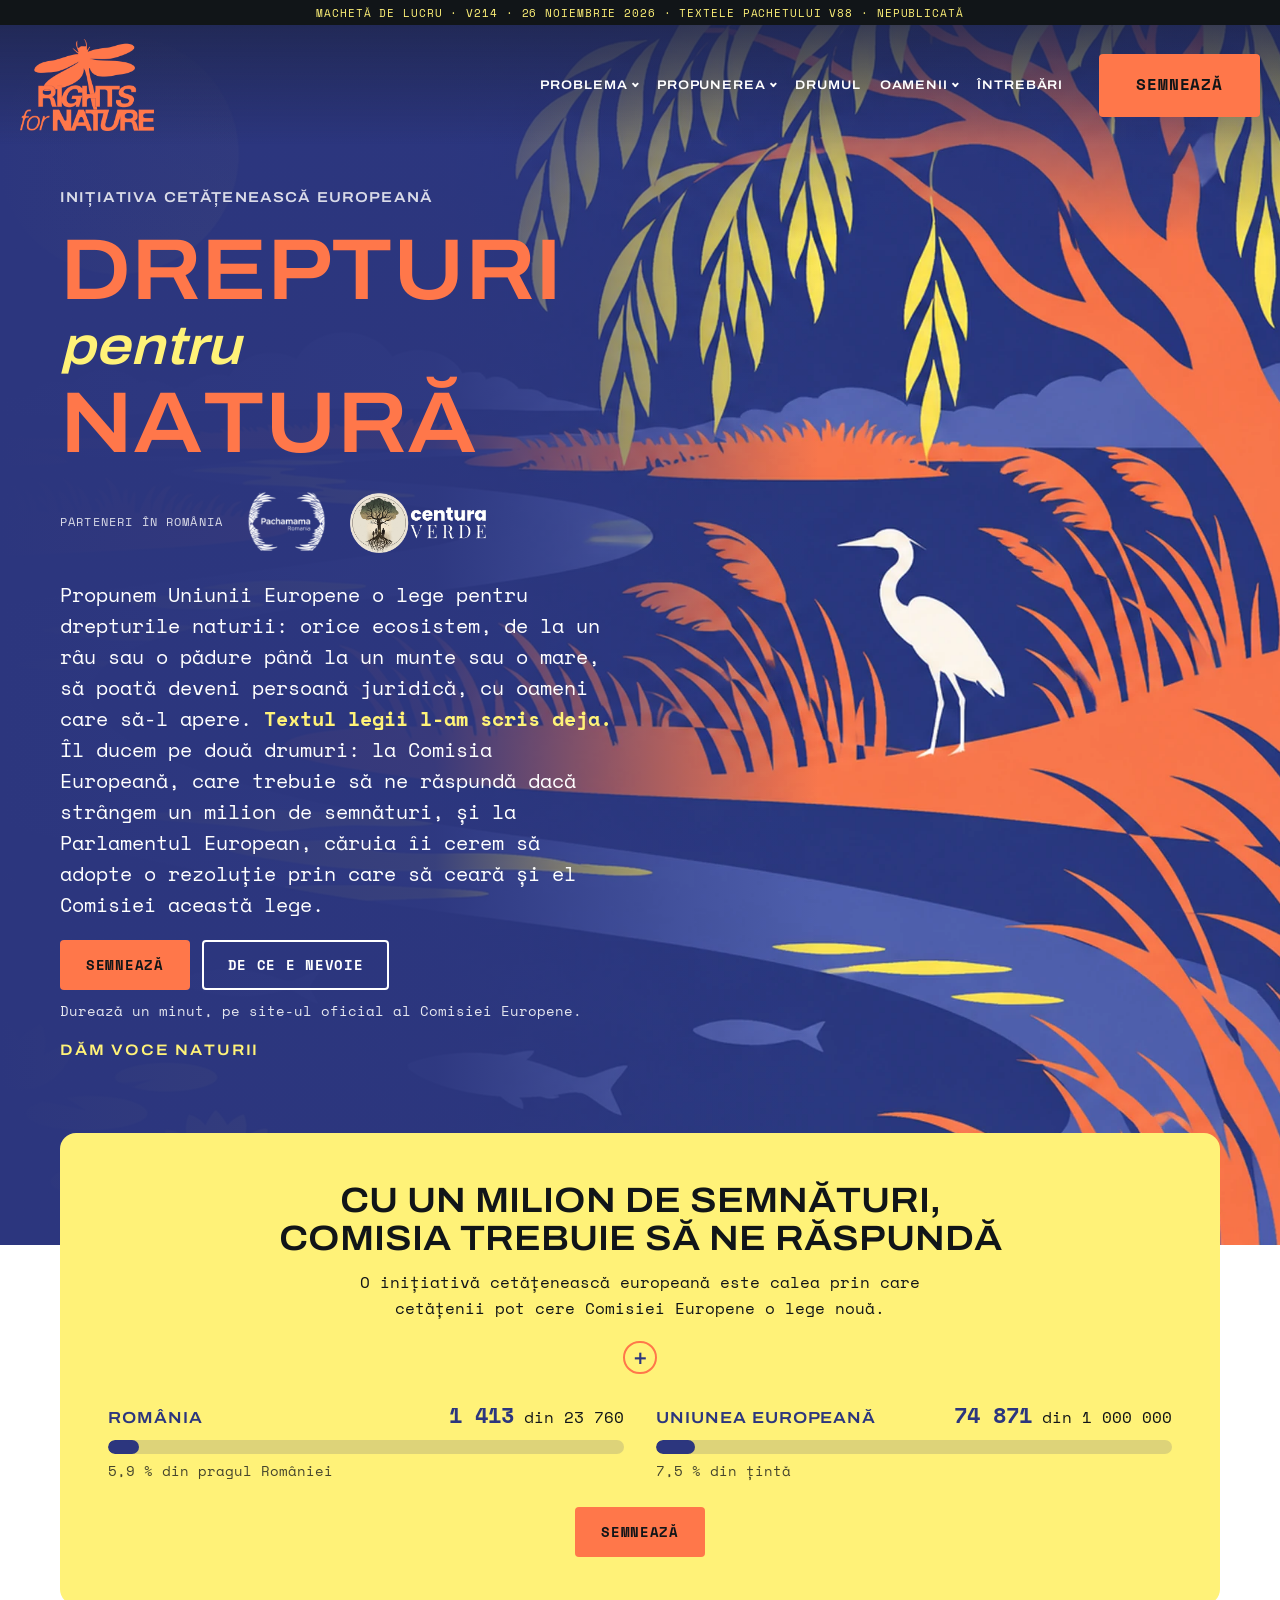
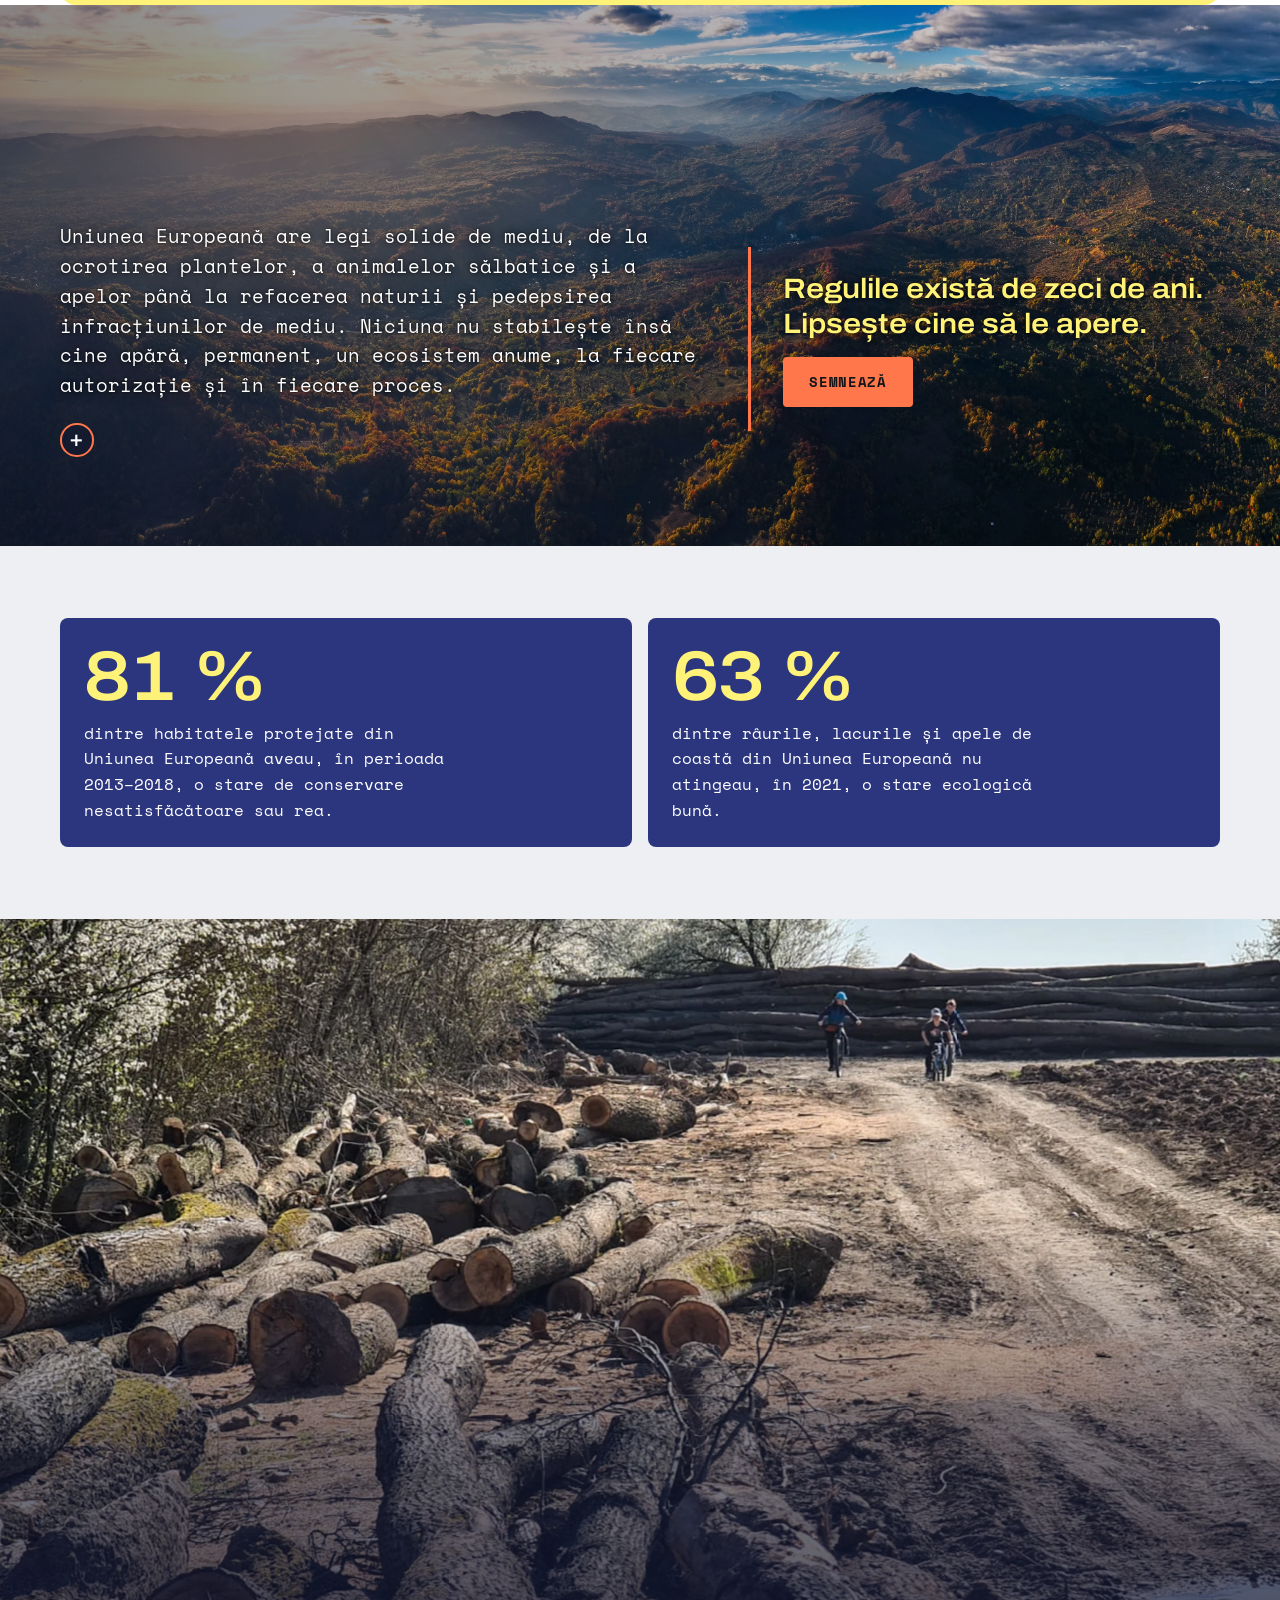
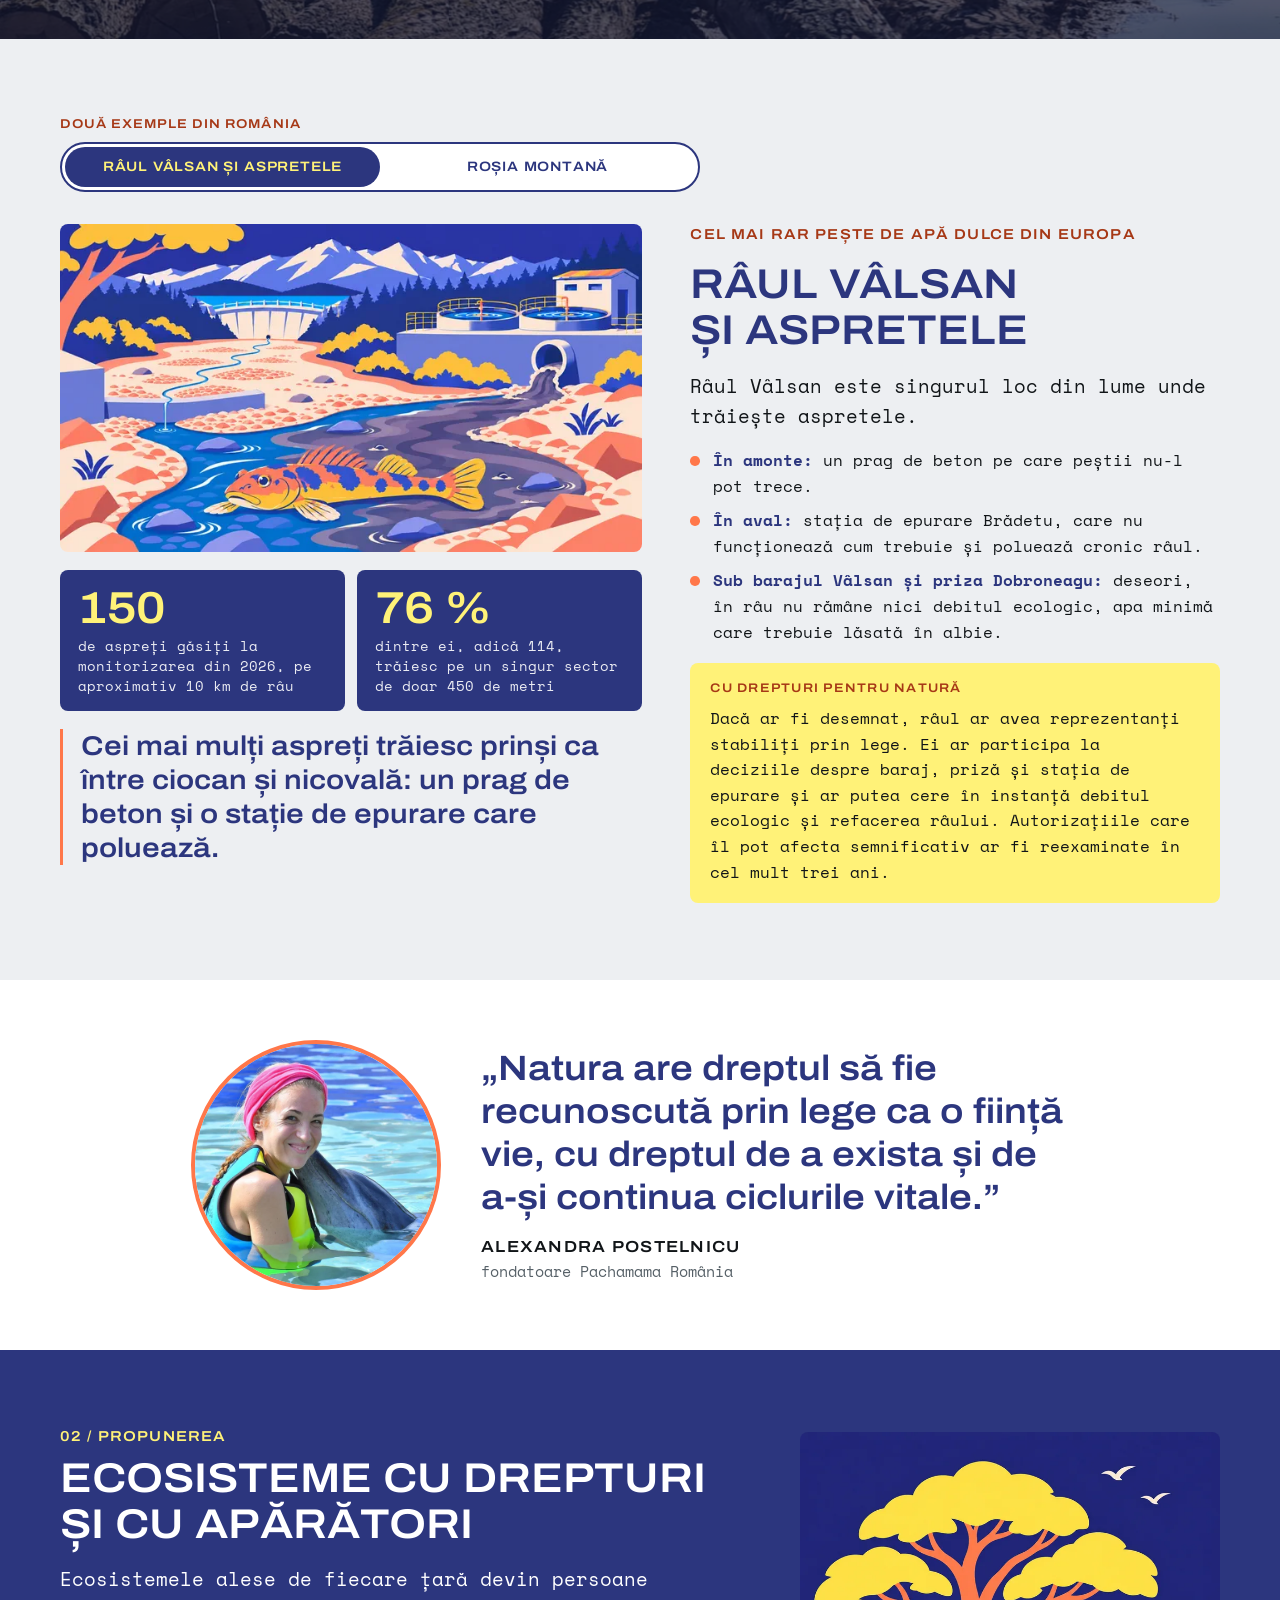
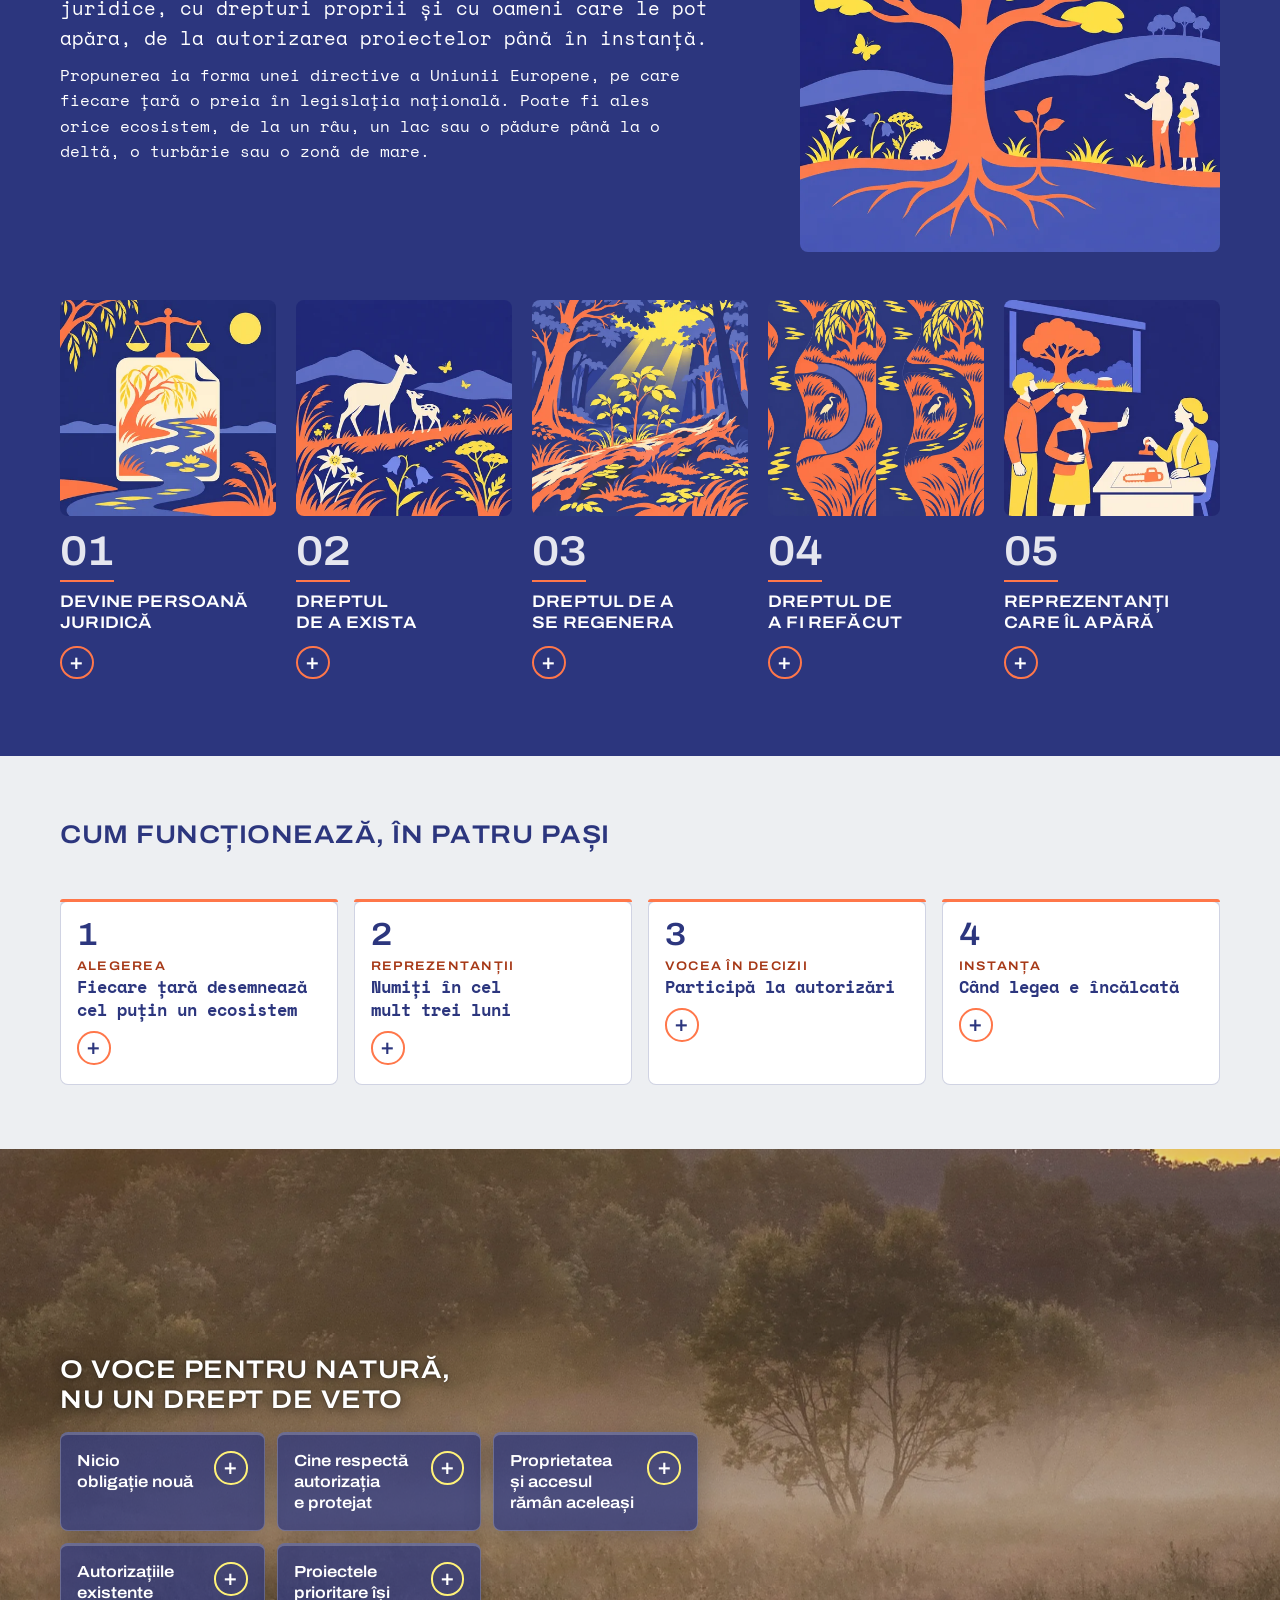
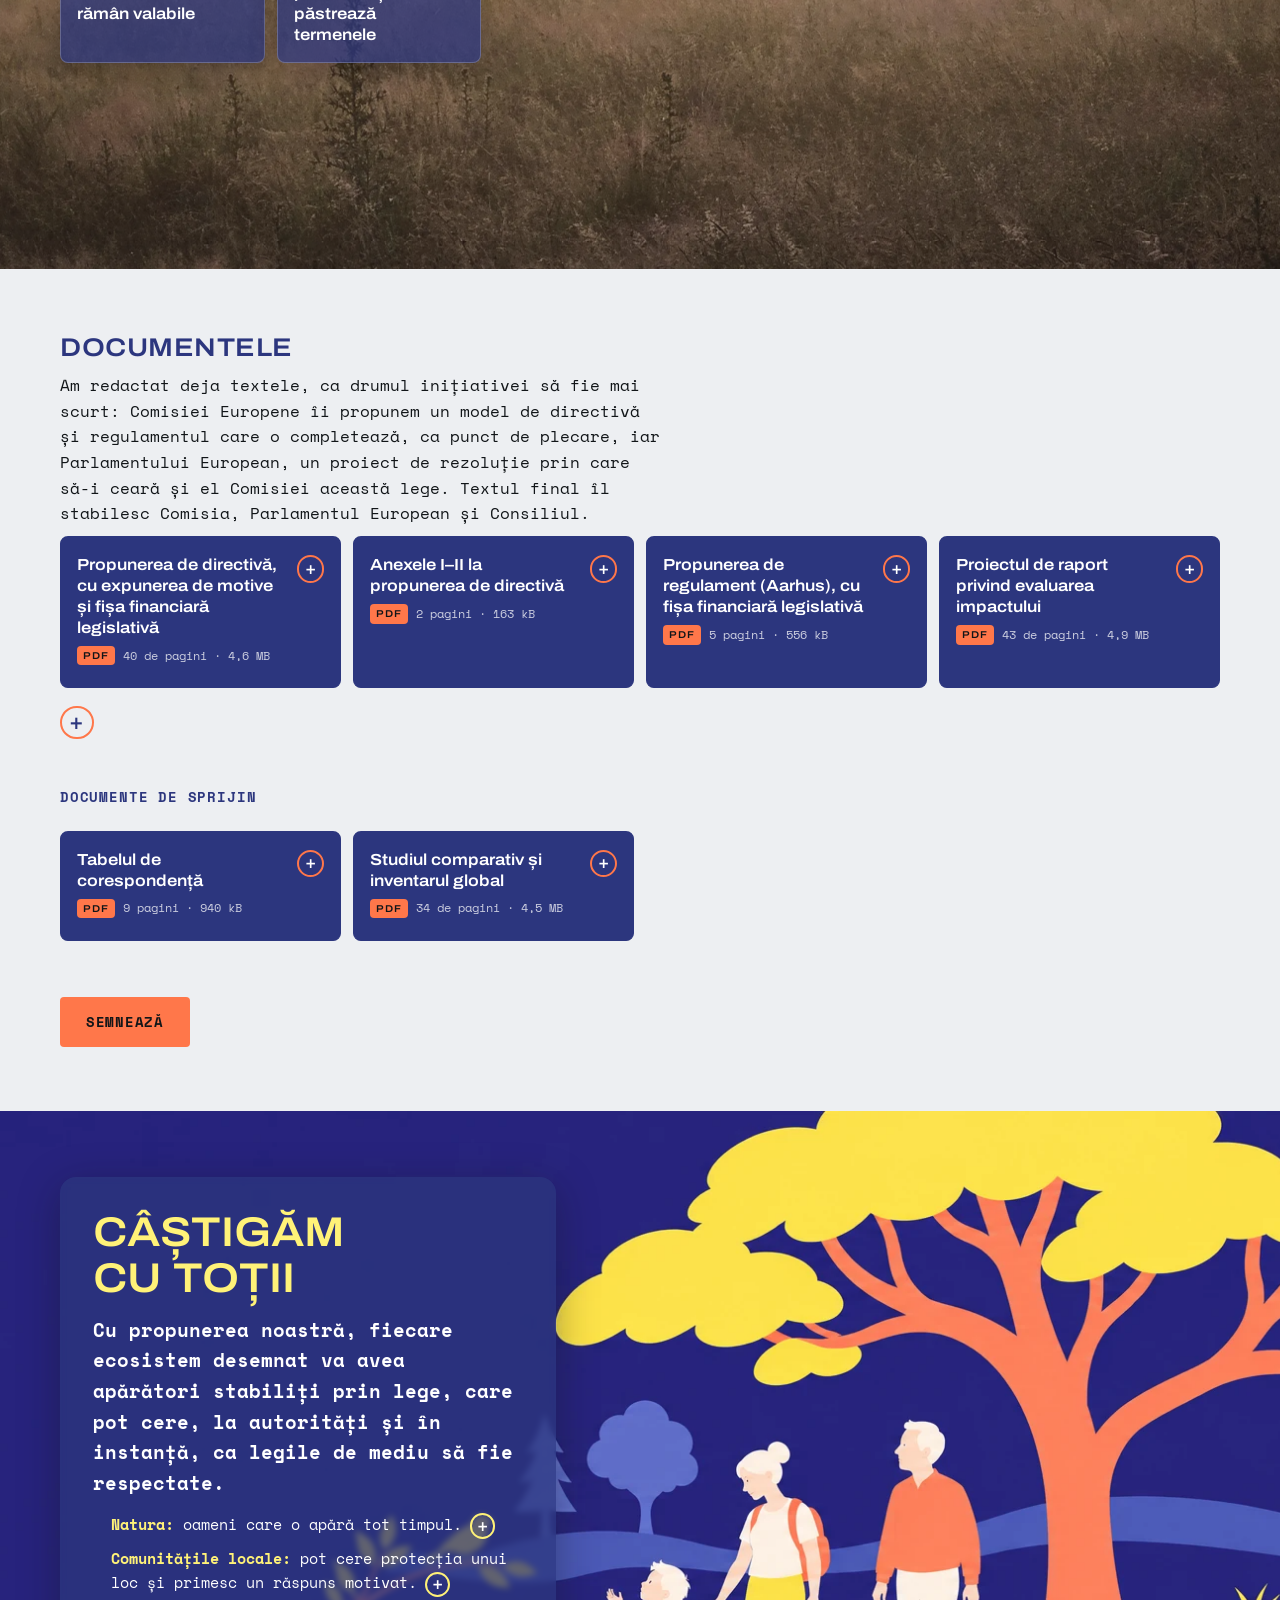
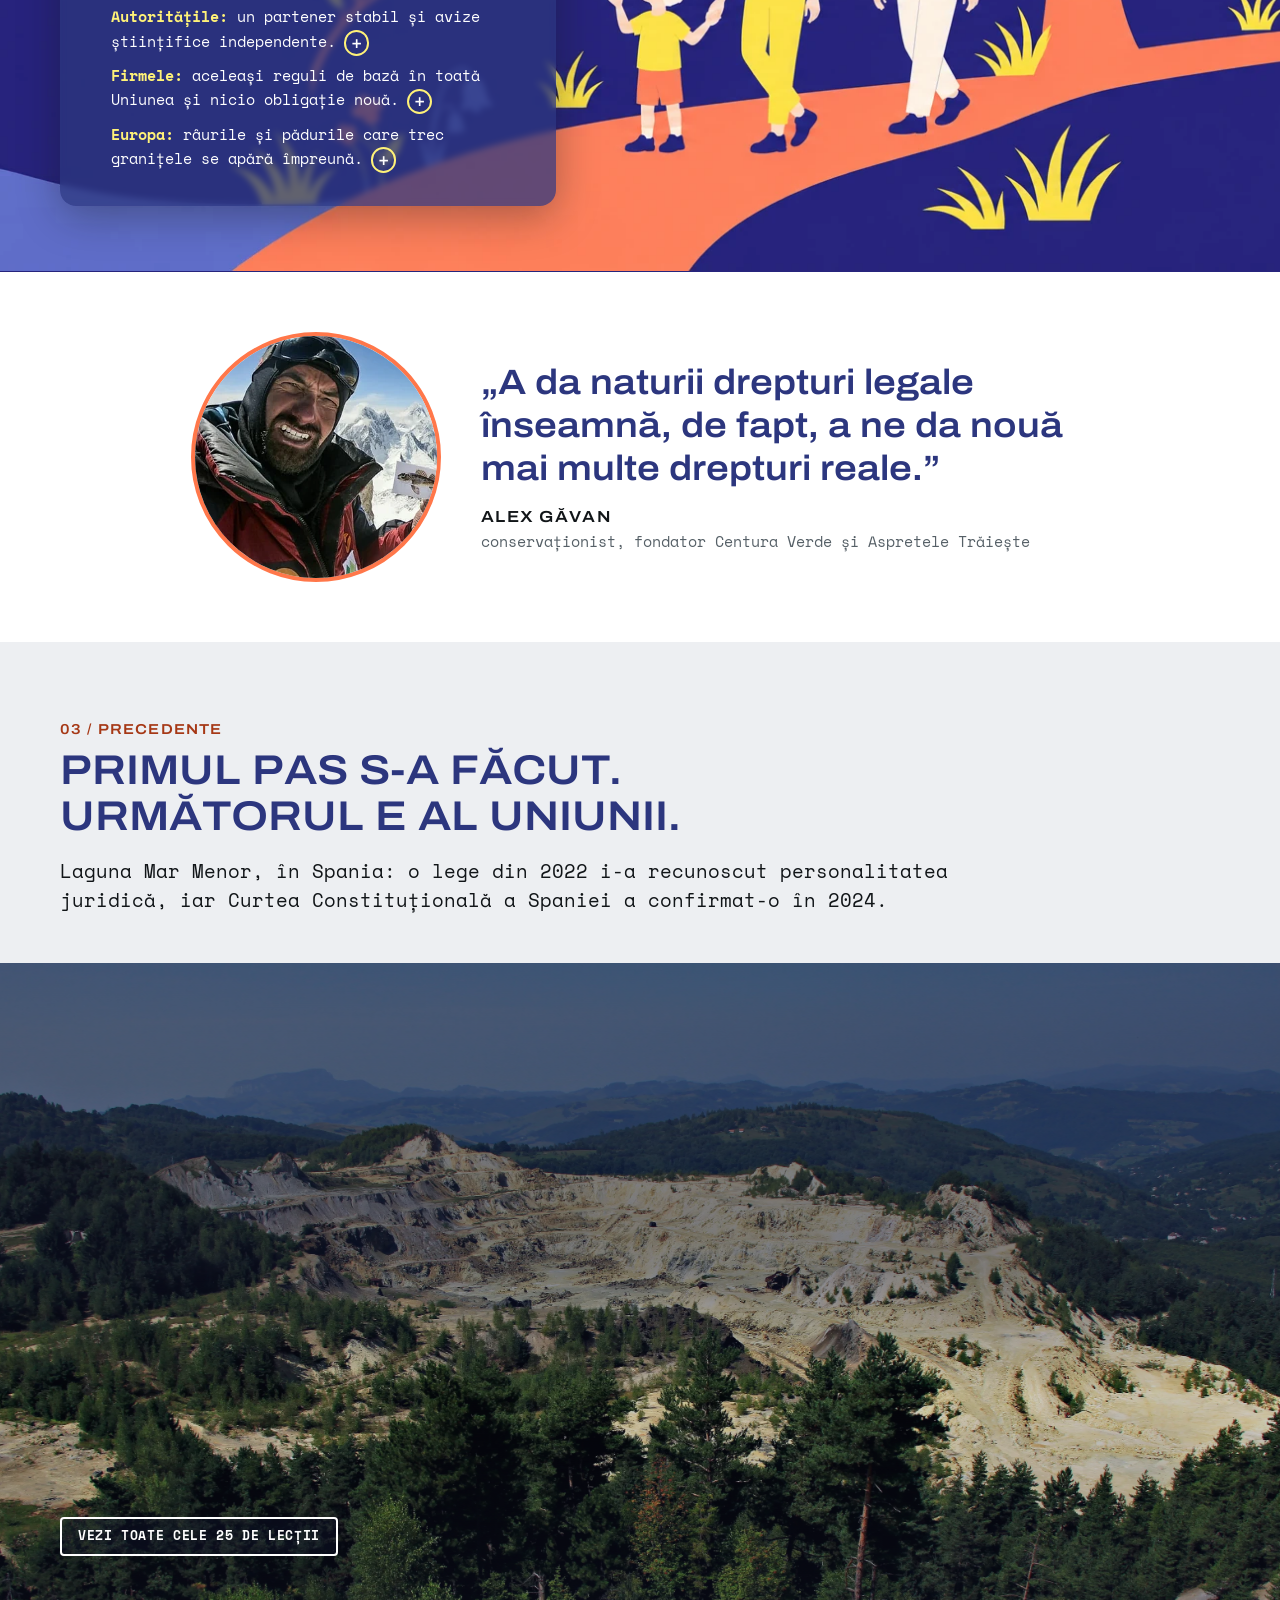
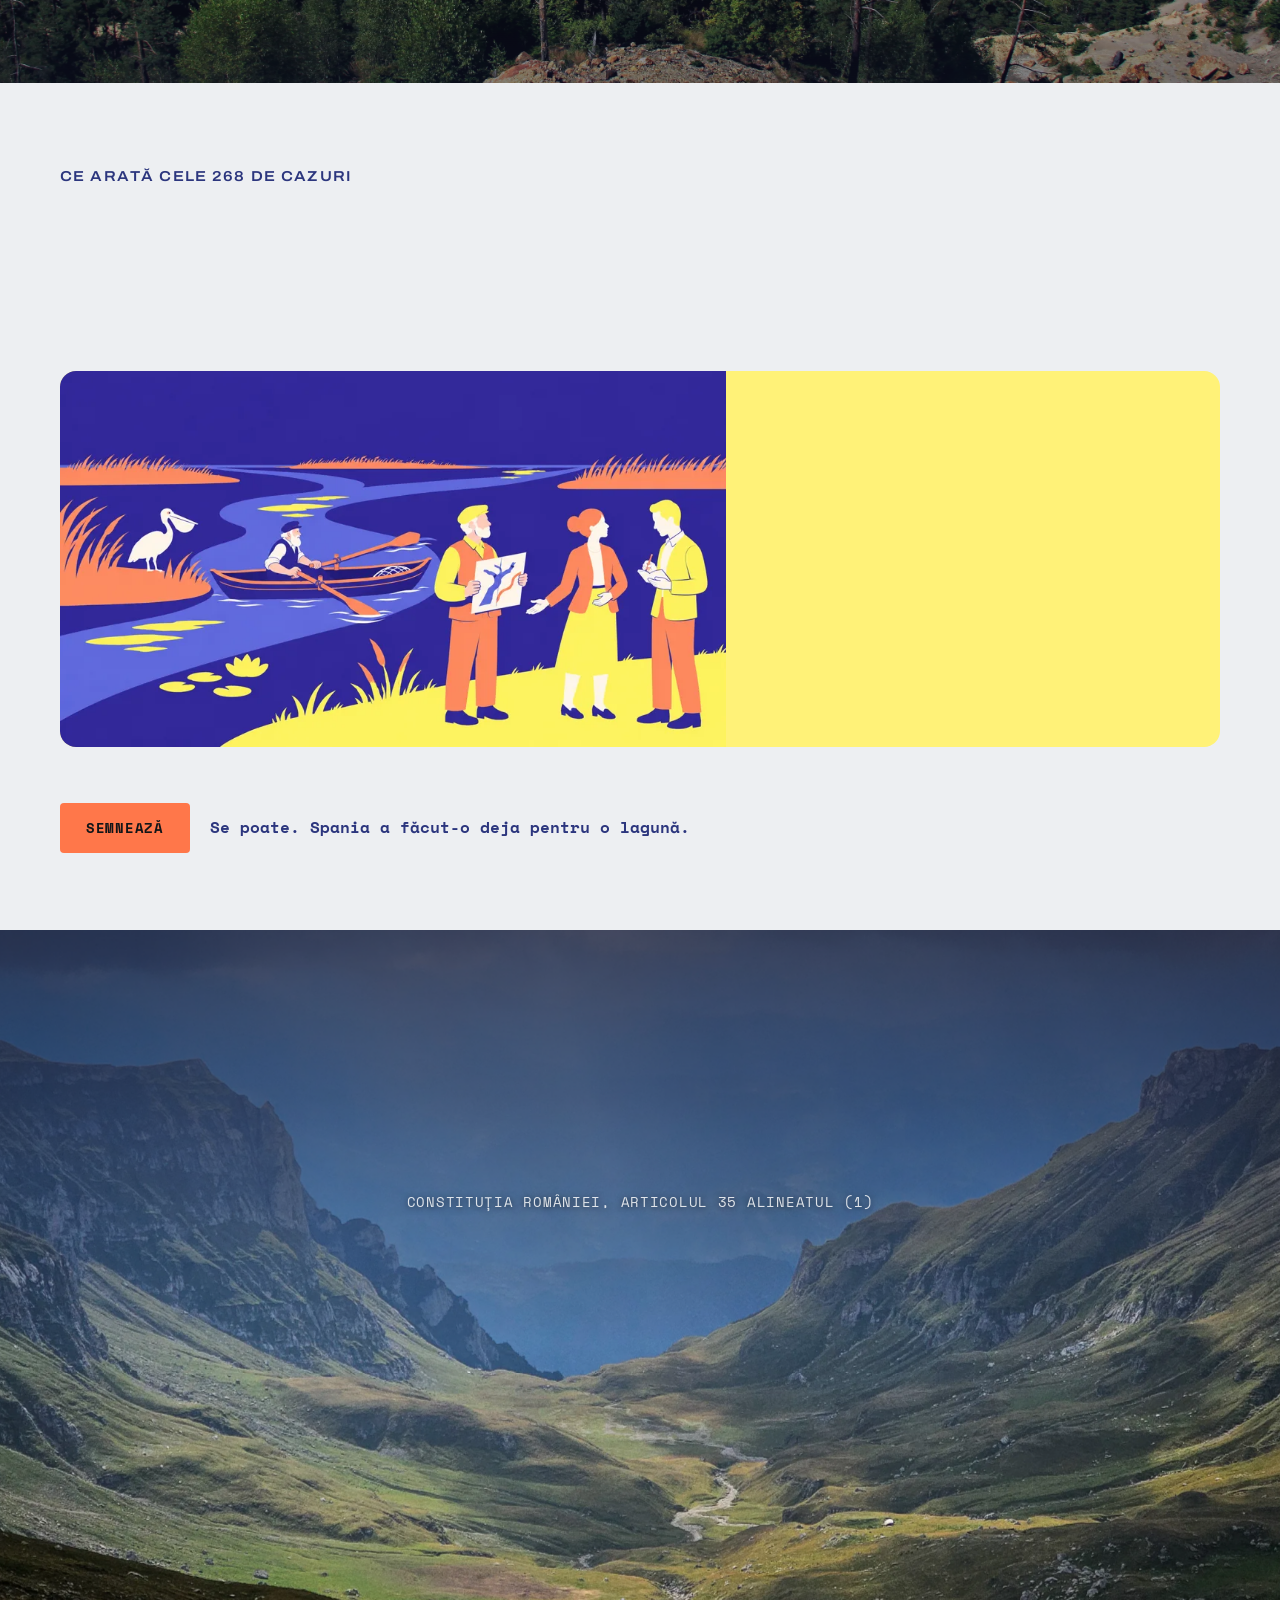
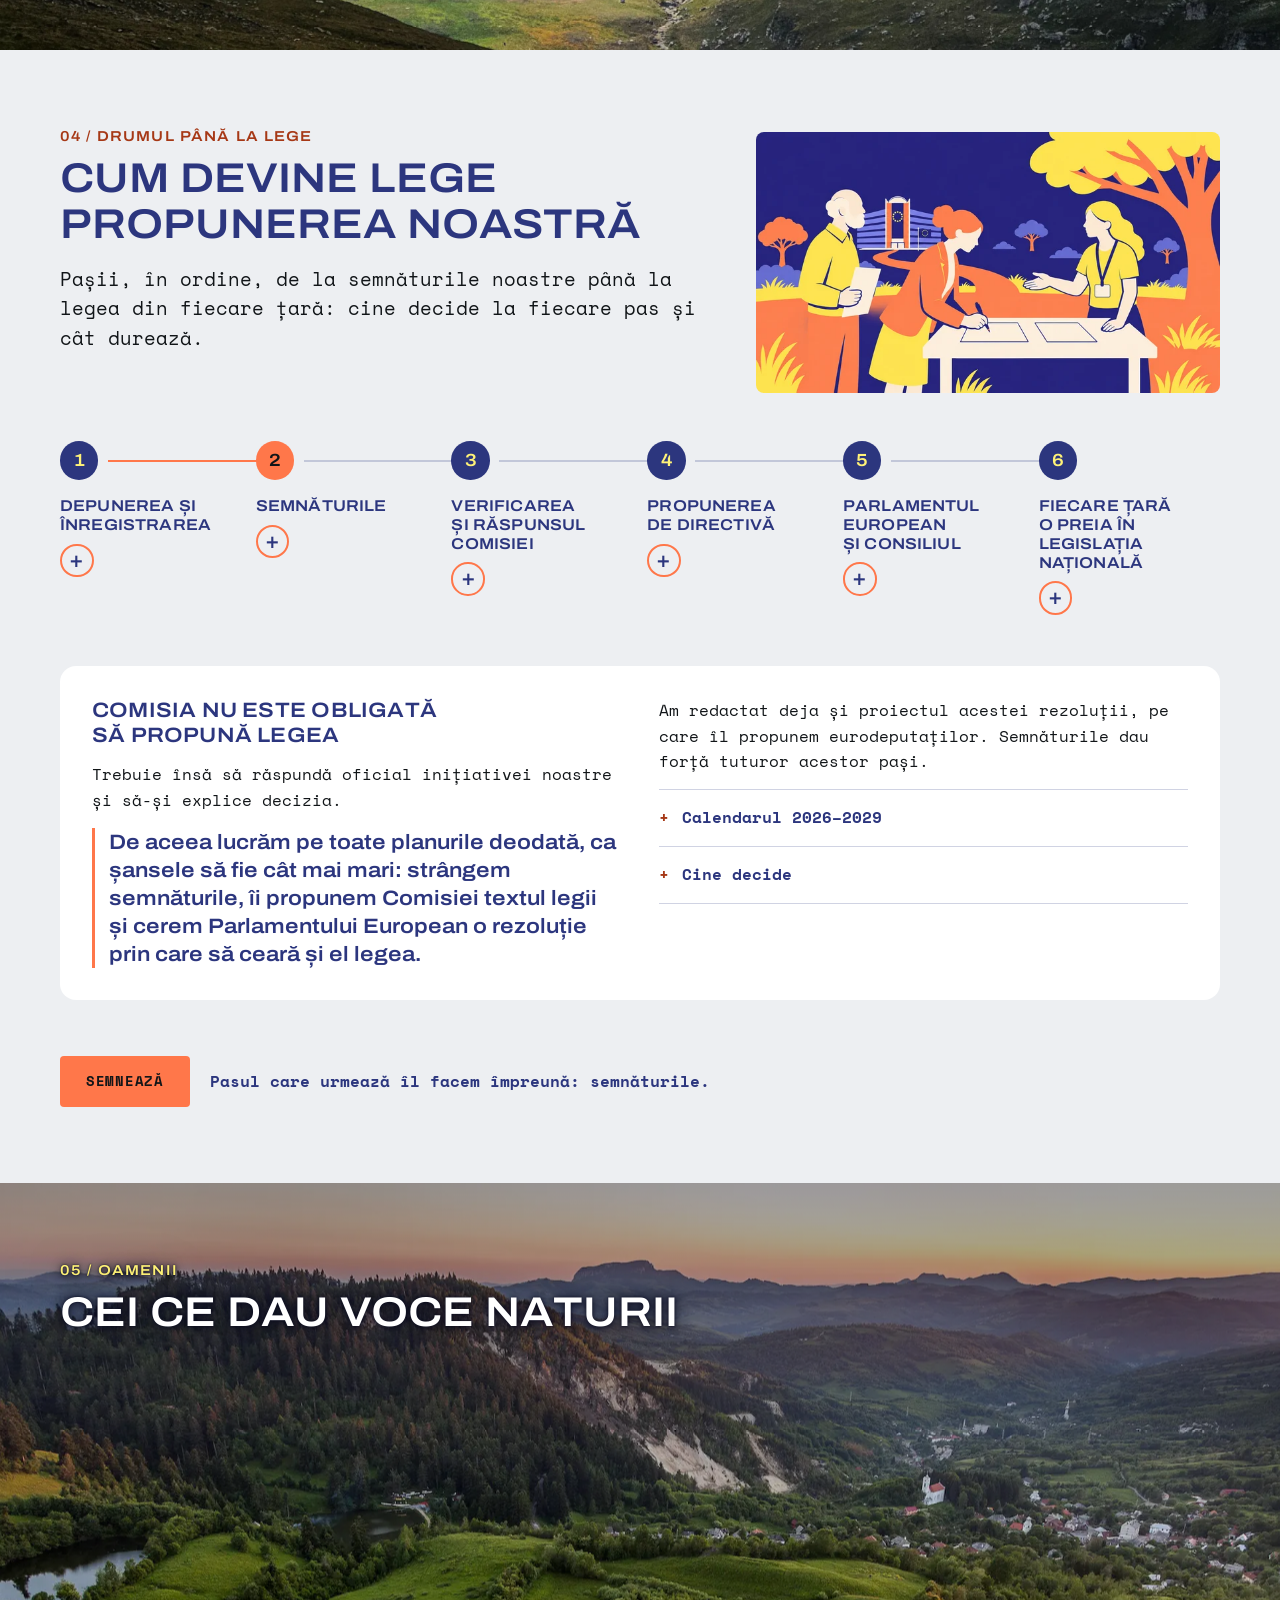
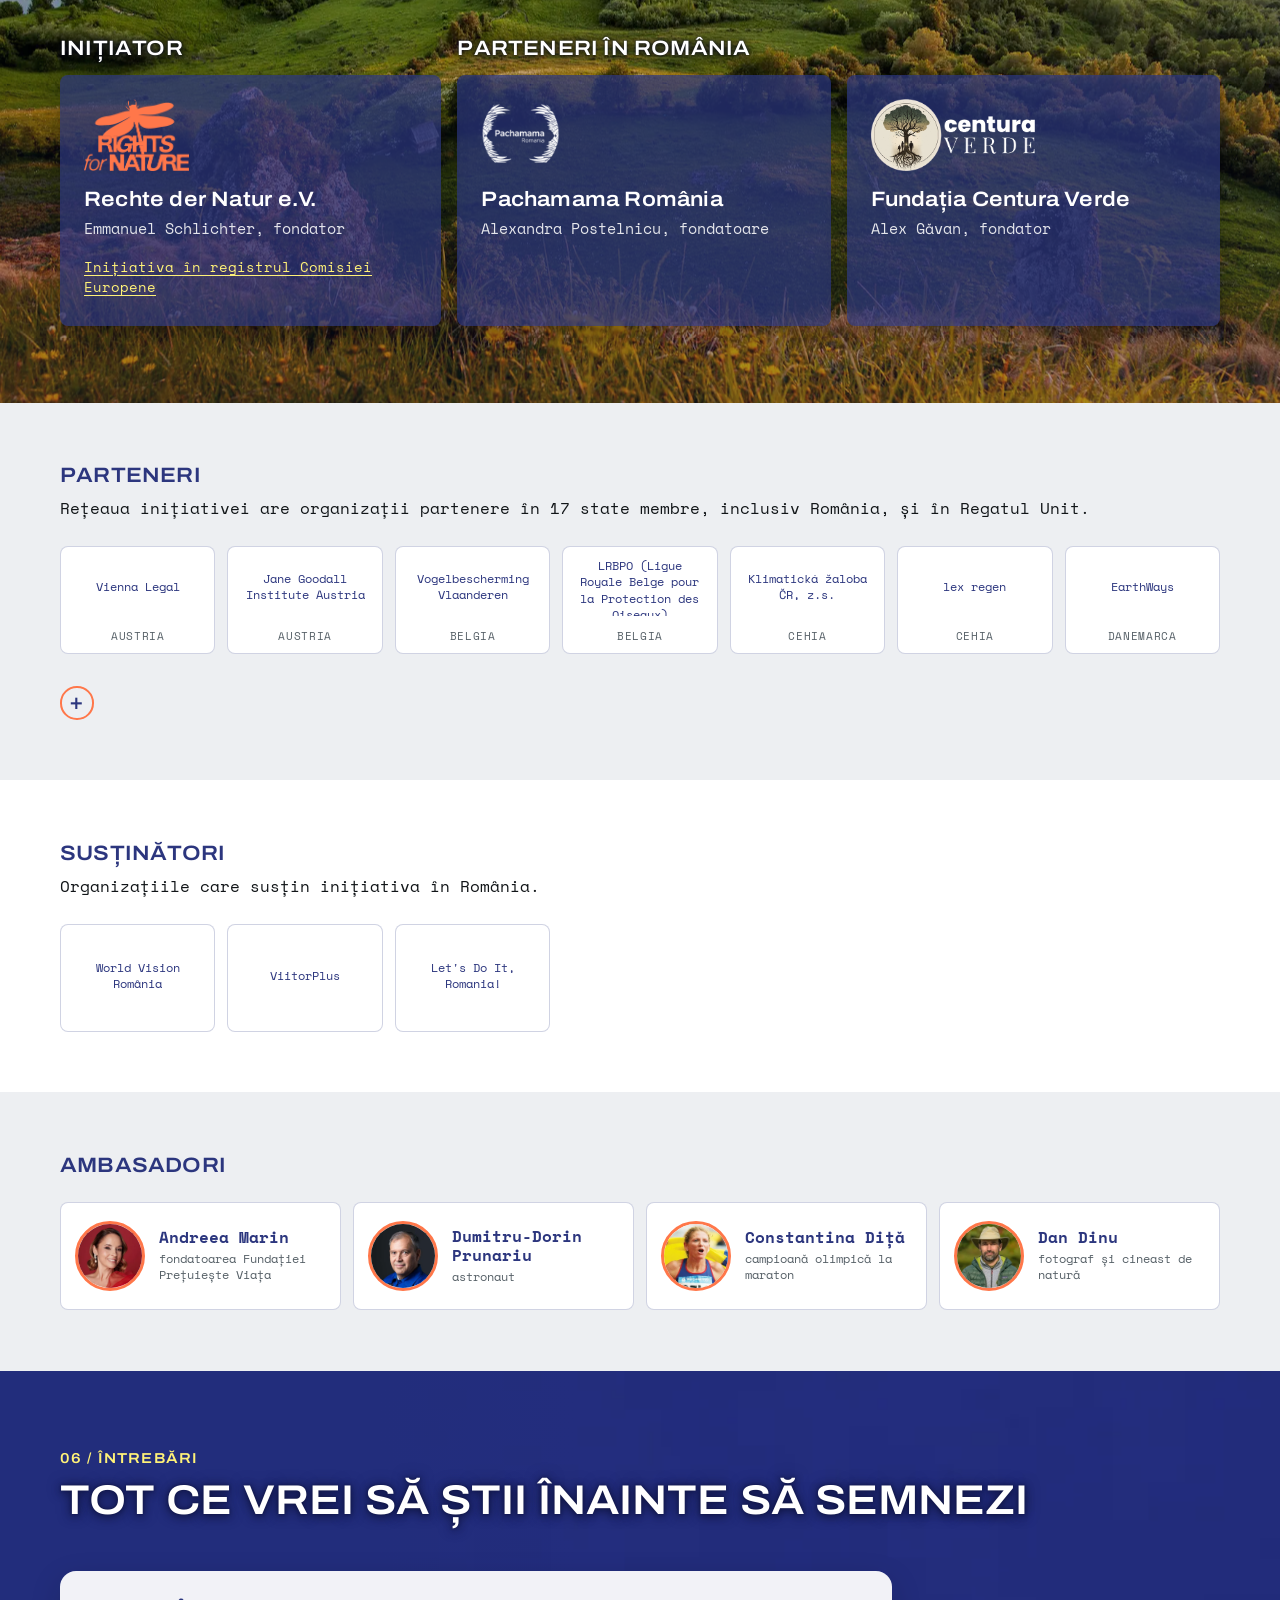
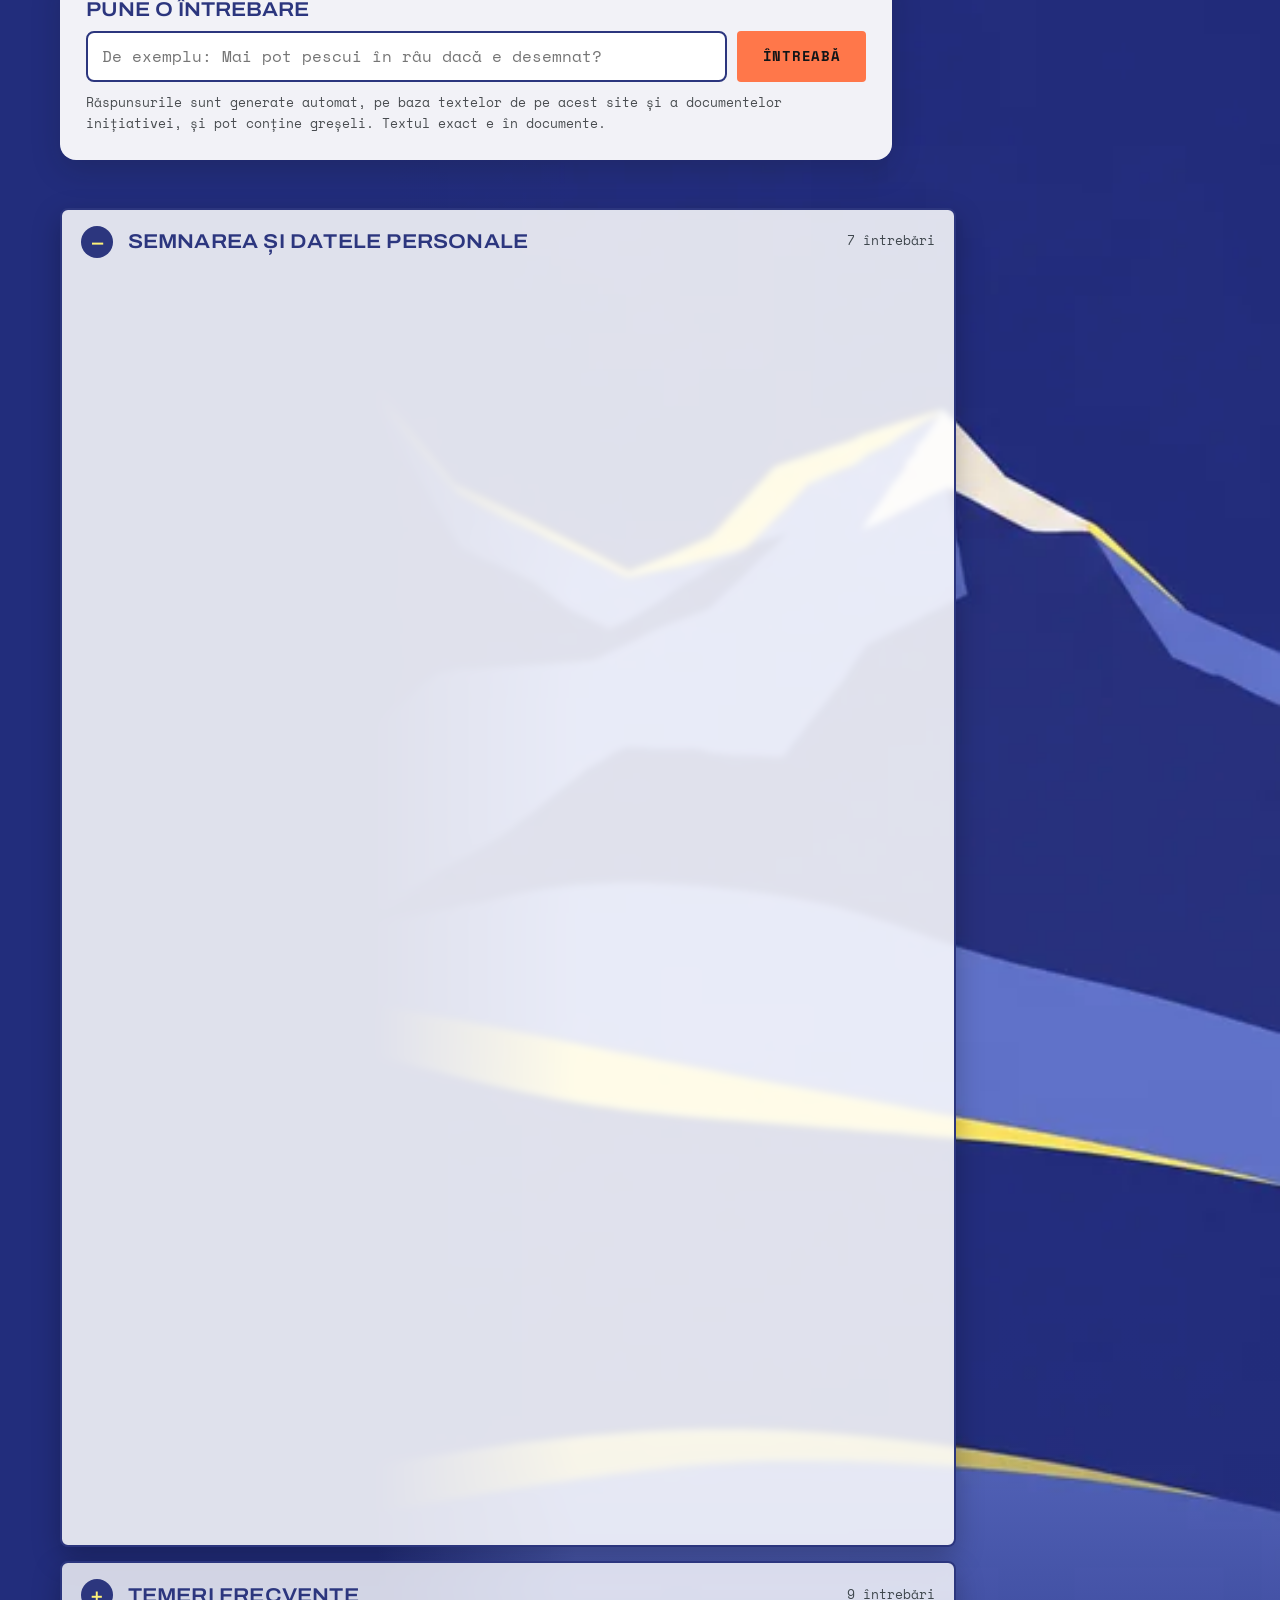
<file: index.html>
<!DOCTYPE html>
<html lang="ro">
<head>
<meta charset="utf-8">
<meta name="viewport" content="width=device-width, initial-scale=1, viewport-fit=cover">
<meta name="format-detection" content="telephone=no, email=no">
<title>Drepturi pentru Natură: propunem o lege a Uniunii pentru drepturile naturii</title>
<script type="application/ld+json">{"@context": "https://schema.org", "@graph": [{"@type": "WebSite", "name": "Drepturi pentru Natură", "url": "https://macheta.drepturipentrunatura.ro/", "inLanguage": "ro"}, {"@type": "Organization", "name": "Pachamama România", "url": "https://www.pachamamaromania.ro"}, {"@type": "Organization", "name": "Fundația Centura Verde", "url": "https://centuraverde.ro"}]}</script>
<meta name="description" content="Propunem Uniunii Europene o lege prin care un râu, o pădure sau un munte să poată avea drepturi și oameni care să-l apere. Cu un milion de semnături, Comisia trebuie să ne răspundă.">
<link rel="canonical" href="https://macheta.drepturipentrunatura.ro/">
<meta property="og:title" content="Drepturi pentru Natură: propunem o lege a Uniunii pentru drepturile naturii">
<meta property="og:description" content="Râul nu poate semna. Pădurea nu poate semna. Tu poți. Pentru noi toți. Durează un minut, pe site-ul oficial al Comisiei Europene.">
<meta property="og:type" content="website">
<meta property="og:locale" content="ro_RO">
<meta property="og:url" content="https://macheta.drepturipentrunatura.ro/">
<meta property="og:site_name" content="Drepturi pentru Natură">
<meta property="og:image" content="https://macheta.drepturipentrunatura.ro/assets/img/previzualizare-link-3.jpg">
<meta property="og:image:secure_url" content="https://macheta.drepturipentrunatura.ro/assets/img/previzualizare-link-3.jpg">
<meta property="og:image:type" content="image/jpeg">
<meta property="og:image:width" content="1200">
<meta property="og:image:height" content="630">
<meta property="og:image:alt" content="Sigla Rights for Nature, textul „Dăm voce naturii.” și butonul „Semnează și tu”, lângă ilustrația campaniei: un râu cu un stârc și stuf">
<meta name="twitter:image" content="https://macheta.drepturipentrunatura.ro/assets/img/previzualizare-link-3.jpg">
<meta name="twitter:card" content="summary_large_image">
<meta name="theme-color" content="#2C367E">
<meta name="robots" content="noindex, nofollow">
<link rel="icon" href="favicon.ico" sizes="32x32">
<link rel="icon" href="assets/img/iconita-192.png" type="image/png" sizes="192x192">
<link rel="apple-touch-icon" href="apple-touch-icon.png">
<link rel="preload" href="assets/img/ilustratie-rfn.webp" as="image" type="image/webp" fetchpriority="high">
<link rel="preload" href="assets/fonts/RFNDisplay-Regular.woff2" as="font" type="font/woff2" crossorigin>
<link rel="preload" href="assets/fonts/RFNMono-Regular.woff2" as="font" type="font/woff2" crossorigin>
<link rel="stylesheet" href="assets/css/site.css?v214">
</head>
<body>
<a class="skip" href="#continut">Sari la conținut</a>

<header class="site-header" id="antet">
  <div class="draft-strip"><div class="wrap">Machetă de lucru · v214 · 26 noiembrie 2026 · textele pachetului v88 · nepublicată</div></div>
  <div class="wrap header-inner">
    <a class="brand" href="#sus" aria-label="Rights for Nature, începutul paginii">
      <img src="assets/img/sigla-rfn.png" alt="Rights for Nature" width="438" height="300">
    </a>
    <nav class="nav" aria-label="Meniul principal">
      <ul class="nav-list">
        <li class="has-sub"><a href="#problema" data-sec="problema">Problema</a>
          <ul class="nav-sub">
            <li><a href="#problema" tabindex="-1">Problema</a></li>
            <li><a href="#exemple">Exemple din România</a></li>
          </ul>
        </li>
        <li class="has-sub"><a href="#propunerea" data-sec="propunerea">Propunerea</a>
          <ul class="nav-sub">
            <li><a href="#propunerea" tabindex="-1">Propunerea</a></li>
            <li><a href="#castig">Ce câștigăm</a></li>
            <li><a href="#precedente">Precedente</a></li>
          </ul>
        </li>
        <li><a href="#drumul" data-sec="drumul">Drumul</a></li>
        <li class="has-sub"><a href="#oamenii" data-sec="oamenii">Oamenii</a>
          <ul class="nav-sub">
            <li><a href="#oamenii" tabindex="-1">Oamenii</a></li>
            <li><a href="#parteneri">Parteneri</a></li>
            <li><a href="#sustinatori">Susținători</a></li>
            <li><a href="#ambasadori">Ambasadori</a></li>
          </ul>
        </li>
        <li><a href="#intrebari" data-sec="intrebari">Întrebări</a></li>
      </ul>
    </nav>
    <a class="btn btn-cta header-cta" href="#semneaza" data-goatcounter-click="semneaza-antet">Semnează</a>
    <button class="menu-toggle" type="button" id="buton-meniu" aria-expanded="false" aria-controls="meniu-mobil" aria-label="Deschide meniul"><span class="bars" aria-hidden="true"><span></span><span></span><span></span></span></button>
  </div>
  <div class="mobile-menu" id="meniu-mobil" hidden>
    <div class="wrap">
      <nav aria-label="Secțiunile paginii">
        <p class="menu-title">Mergi la</p>
        <ul class="nav-list">
          <li><a href="#sus" data-sec="sus">Început</a></li>
          <li class="has-sub"><a href="#problema" data-sec="problema">Problema</a>
            <ul class="nav-sub">
              <li><a href="#exemple">Exemple din România</a></li>
            </ul>
          </li>
          <li class="has-sub"><a href="#propunerea" data-sec="propunerea">Propunerea</a>
            <ul class="nav-sub">
              <li><a href="#castig">Ce câștigăm</a></li>
              <li><a href="#precedente">Precedente</a></li>
            </ul>
          </li>
          <li><a href="#drumul" data-sec="drumul">Drumul</a></li>
          <li class="has-sub"><a href="#oamenii" data-sec="oamenii">Oamenii</a>
            <ul class="nav-sub">
              <li><a href="#parteneri">Parteneri</a></li>
              <li><a href="#sustinatori">Susținători</a></li>
              <li><a href="#ambasadori">Ambasadori</a></li>
            </ul>
          </li>
          <li><a href="#intrebari" data-sec="intrebari">Întrebări</a></li>
          <li><a href="#semneaza" data-sec="semneaza">Semnează</a></li>
        </ul>
      </nav>
    </div>
  </div>
</header>

<main id="continut">

  <!-- Imaginea de început -->
  <section class="hero on-dark" id="sus" aria-labelledby="titlu">
    <div class="hero-art" aria-hidden="true"><video class="hero-video" muted loop playsinline preload="none" tabindex="-1" data-src="assets/video/animatie-prima-pagina-1280.mp4" data-src-md="assets/video/animatie-prima-pagina-1920.mp4" data-src-hd="assets/video/animatie-prima-pagina-2560.mp4"></video></div>
    <span class="hero-libelula libelula-aripi" aria-hidden="true"><img class="aripa aripa-st" src="assets/img/libelula.png" alt="" width="330" height="150"><img class="aripa aripa-dr" src="assets/img/libelula.png" alt="" width="330" height="150"><img class="corp" src="assets/img/libelula.png" alt="" width="330" height="150"></span>
    <div class="wrap hero-inner">
      <p class="eyebrow">Inițiativa Cetățenească Europeană</p>
      <h1 id="titlu">Drepturi <span class="h1-for">pentru</span> Natură</h1>
      <div class="hero-partners">
        <p class="hero-partners-label">Parteneri în România</p>
        <a href="https://www.pachamamaromania.ro" target="_blank" rel="noopener"><img class="logo-pachamama" src="assets/img/logo-pachamama.png" alt="Pachamama România" width="388" height="356"></a>
        <a href="https://centuraverde.ro" target="_blank" rel="noopener"><img class="logo-centura" src="assets/img/logo-centura-verde.webp" alt="Fundația Centura Verde" width="472" height="207"></a>
      </div>
      <p class="hero-lead">Propunem Uniunii Europene o lege pentru drepturile naturii: orice ecosistem, de la un râu sau o pădure până la un munte sau o mare, să poată deveni persoană juridică, cu oameni care <span class="nb">să-l</span> apere. <span class="hero-lead-key">Textul legii <span class="nb">l-am</span> scris deja.</span> Îl ducem pe două drumuri: la Comisia Europeană, care trebuie să ne răspundă dacă strângem un milion de semnături, și la Parlamentul European, căruia îi cerem să adopte o rezoluție prin care să ceară și el Comisiei această lege.</p>
      <div class="actions">
        <a class="btn btn-cta" href="#semneaza" data-goatcounter-click="semneaza-inceput">Semnează</a>
        <a class="btn btn-ghost" href="#problema">De ce e nevoie</a>
      </div>
      <p class="hero-durata">Durează un minut, pe <span class="nb">site-ul</span> oficial al Comisiei Europene.</p>
      <p class="hero-tag">Dăm voce naturii</p>
    </div>
  </section>

  <!-- Ținta și contorul -->
  <div class="goal-wrap">
    <div class="wrap">
      <section class="goal-card" aria-labelledby="tinta">
        <div class="goal-head" data-plus data-plus-eticheta="despre țintă">
          <h2 id="tinta">Cu un milion de semnături, Comisia trebuie să ne răspundă</h2>
          <p class="lead goal-lead">O inițiativă cetățenească europeană este calea prin care cetățenii pot cere Comisiei Europene o lege nouă.</p>
          <p class="plus-body">Inițiativa noastră a fost înregistrată de Comisie la 19 mai 2026, iar semnăturile se strâng de la 13 octombrie 2026. Dacă strângem cel puțin un milion de semnături până la 13 octombrie 2027 și atingem pragul minim în cel puțin șapte țări, Comisia trebuie să răspundă oficial și <span class="nb">să-și</span> explice decizia.</p>
        </div>
        <div class="meters">
          <div class="meter" data-contor="ro" data-din="23 760" data-nume="România" data-nota="din pragul României" data-aria="pragul de ">
            <div class="meter-head">
              <span class="meter-name">România</span>
              <span class="meter-num"><b>1 413</b> din 23 760</span>
            </div>
            <div class="meter-track" role="img" aria-label="România: 1 413 semnături din pragul de 23 760, adică 5,9 %"><span class="meter-fill" style="--p: 5.95%"></span></div>
            <p class="meter-note">5,9 % din pragul României</p>
          </div>
          <div class="meter" data-contor="total" data-din="1 000 000" data-nume="Uniunea Europeană" data-nota="din țintă" data-aria="">
            <div class="meter-head">
              <span class="meter-name">Uniunea Europeană</span>
              <span class="meter-num"><b>74 871</b> din 1 000 000</span>
            </div>
            <div class="meter-track" role="img" aria-label="Uniunea Europeană: 74 871 de semnături din 1 000 000, adică 7,5 %"><span class="meter-fill" style="--p: 7.49%"></span></div>
            <p class="meter-note">7,5 % din țintă</p>
          </div>
        </div>
        <div class="goal-foot">
          <a class="btn btn-cta" href="#semneaza" data-goatcounter-click="semneaza-tinta">Semnează</a>
        </div>
      </section>
    </div>
  </div>

  <!-- 01 Problema -->
  <!-- v201 (P1: C, P2: A, Alex 25.11.2026): fotografia DJI_20231025165420 (Alex Găvan); pe calculator pe toată secțiunea, pe telefon doar sub titlu -->
  <section class="section problema-cu-foto" id="problema" aria-labelledby="t-problema">
    <div class="problema-sus">
    <div class="problema-banda">
      <div class="wrap">
        <header class="section-head">
          <p class="eyebrow">01 / Problema</p>
          <h2 id="t-problema">Legi bune, dar natura <span class="nb">n-are</span> cine <span class="nb">s-o</span> apere</h2>
        </header>
      </div>
      <p class="foto-credit-banda"><span class="sr-only">Foto: </span><svg class="foto-cam" viewBox="0 0 24 24" aria-hidden="true" focusable="false"><path d="M9.2 3.5h5.6l1.6 2.3H20a2.5 2.5 0 0 1 2.5 2.5v9.7a2.5 2.5 0 0 1-2.5 2.5H4a2.5 2.5 0 0 1-2.5-2.5V8.3A2.5 2.5 0 0 1 4 5.8h3.6zM12 8.4a4.6 4.6 0 1 0 0 9.2 4.6 4.6 0 0 0 0-9.2zm0 2a2.6 2.6 0 1 1 0 5.2 2.6 2.6 0 0 1 0-5.2z" fill-rule="evenodd"/></svg><em>Alex Găvan</em></p>
    </div>
    <div class="wrap stack">
      <div class="cols cols-problema">
        <div class="prose" data-plus data-plus-eticheta="despre problemă">
          <p class="lead">Uniunea Europeană are legi solide de mediu, de la ocrotirea plantelor, a animalelor sălbatice și a apelor până la refacerea naturii și pedepsirea infracțiunilor de mediu. Niciuna nu stabilește însă cine apără, permanent, un ecosistem anume, la fiecare autorizație și în fiecare proces.</p>
          <div class="plus-body">
          <p>Organizațiile de mediu fac ce le stă în putere, dar nu au cum să urmărească, pentru fiecare râu, lac sau pădure, toate autorizațiile, planurile și procesele care le pot afecta.</p>
          <p>În cazul Odrei, după catastrofa ecologică din 2022, Comisia Europeană <span class="nb">i-a</span> trimis Poloniei, la 29 aprilie 2026, o scrisoare de punere în întârziere pentru nerespectarea mai multor directive de mediu: normele existau, dar lipsea cineva care să ceară constant respectarea lor.</p>
          </div>
        </div>
        <div class="chapter-cta cta-aside">
          <a class="btn btn-cta" href="#semneaza" data-goatcounter-click="semneaza-problema">Semnează</a>
          <p>Regulile există de zeci de ani. Lipsește cine să le apere.</p>
        </div>
      </div>
    </div>
    </div>
    <div class="problema-cifre">
      <div class="wrap">
        <div class="stats">
          <div class="stat">
            <p class="stat-num">81&nbsp;%</p>
            <p>dintre habitatele protejate din Uniunea Europeană aveau, în perioada 2013–2018, o stare de conservare nesatisfăcătoare sau rea.</p>
          </div>
          <div class="stat">
            <p class="stat-num">63&nbsp;%</p>
            <p>dintre râurile, lacurile și apele de coastă din Uniunea Europeană nu atingeau, în 2021, o stare ecologică bună.</p>
          </div>
        </div>
      </div>
    </div>
  </section>

  <!-- v118: fotografie reală a problemei (P1 din auditul „Desene și fotografii”) -->
  <section class="quote-band quote-problema quote-band-foto foto-text-jos on-dark" aria-label="Bușteni tăiați">
    <div class="quote-art quote-art-foto quote-art-busteni" aria-hidden="true"></div>
    <div class="wrap">
      <p class="quote-text band-line">Când nimeni nu invocă legea la timp, răul se face întâi și se constată abia după.</p>
    </div>
    <p class="foto-credit-banda"><span class="sr-only">Foto: </span><svg class="foto-cam" viewBox="0 0 24 24" aria-hidden="true" focusable="false"><path d="M9.2 3.5h5.6l1.6 2.3H20a2.5 2.5 0 0 1 2.5 2.5v9.7a2.5 2.5 0 0 1-2.5 2.5H4a2.5 2.5 0 0 1-2.5-2.5V8.3A2.5 2.5 0 0 1 4 5.8h3.6zM12 8.4a4.6 4.6 0 1 0 0 9.2 4.6 4.6 0 0 0 0-9.2zm0 2a2.6 2.6 0 1 1 0 5.2 2.6 2.6 0 0 1 0-5.2z" fill-rule="evenodd"/></svg><em>Alex Găvan</em></p>
  </section>

  <!-- Exemple din România, pe file (v71): Vâlsan (documentul 8) și Roșia Montană (surse în claude/site-rfn-romania-stare-v64.md) -->
  <section class="section section-mist" id="exemple" aria-labelledby="t-exemple">
    <div class="wrap">
      <h2 class="sr-only" id="t-exemple">Două exemple din România</h2>
      <div class="tabs tabs-exemple" data-tabs data-tabs-hint="Două exemple din România" data-tabs-next="Exemplul următor">
      <div class="tab-panel" id="valsan" data-tab="Râul Vâlsan și aspretele" aria-labelledby="t-valsan">
      <div class="example">
        <div class="example-side">
          <figure class="section-art example-art"><img src="assets/img/vizual-valsan-aspretele.webp" srcset="assets/img/vizual-valsan-aspretele-700.webp 700w, assets/img/vizual-valsan-aspretele.webp 1920w" sizes="(max-width: 900px) 100vw, 640px" alt="Ilustrație: aspretele în râul Vâlsan, sub un prag de beton, lângă barajul și stația de epurare" width="1672" height="941" loading="lazy"></figure>
          <div class="facts">
            <div class="fact"><p class="stat-num">150</p><p>de aspreți găsiți la monitorizarea din 2026, pe aproximativ 10 km de râu</p></div>
            <div class="fact"><p class="stat-num">76&nbsp;%</p><p>dintre ei, adică 114, trăiesc pe un singur sector de doar 450 de metri</p></div>
          </div>
          <p class="pull">Cei mai mulți aspreți trăiesc prinși ca între ciocan și nicovală: un prag de beton și o stație de epurare care poluează.</p>
        </div>
        <div class="example-text">
          <p class="eyebrow eyebrow-on-light">Cel mai rar pește de apă dulce din Europa</p>
          <h3 class="ex-titlu" id="t-valsan">Râul Vâlsan și aspretele</h3>
          <p class="lead">Râul Vâlsan este singurul loc din lume unde trăiește aspretele.</p>
          <p class="ex-plus-rand"><button type="button" class="plus-btn" aria-expanded="false" aria-label="Mai mult: Râul Vâlsan și aspretele">+</button></p>
          <ul class="threats">
            <li><b>În amonte:</b> un prag de beton pe care peștii <span class="nb">nu-l</span> pot trece.</li>
            <li><b>În aval:</b> stația de epurare Brădetu, care nu funcționează cum trebuie și poluează cronic râul.</li>
            <li><b>Sub barajul Vâlsan și priza Dobroneagu:</b> deseori, în râu nu rămâne nici debitul ecologic, apa minimă care trebuie lăsată în albie.</li>
          </ul>
          <div class="takeaway"><p class="takeaway-label">Cu drepturi pentru natură</p><p>Dacă ar fi desemnat, râul ar avea reprezentanți stabiliți prin lege. Ei ar participa la deciziile despre baraj, priză și stația de epurare și ar putea cere în instanță debitul ecologic și refacerea râului. Autorizațiile care îl pot afecta semnificativ ar fi reexaminate în cel mult trei ani.</p></div>
        </div>
      </div>
      </div>
      <div class="tab-panel" id="rosia" data-tab="Roșia Montană" aria-labelledby="t-rosia">
      <div class="example example-rev">
        <div class="example-text">
          <p class="eyebrow eyebrow-on-light">Peste 20 de ani de luptă, încheiați cu o victorie</p>
          <h3 class="ex-titlu" id="t-rosia">Roșia Montană</h3>
          <p class="lead">Oamenii din Roșia Montană, apoi o țară întreagă, au apărat munții și satele de proiectul celei mai mari mine de aur la suprafață din Europa, care ar fi folosit cianuri.</p>
          <p class="ex-plus-rand"><button type="button" class="plus-btn" aria-expanded="false" aria-label="Mai mult: Roșia Montană">+</button></p>
          <ol class="mini-timeline">
            <li><b>Ani la rând</b> Localnicii care au refuzat să plece <span class="nb">s-au</span> judecat cu compania.</li>
            <li><b>2013</b> Din toamnă, zeci de mii de oameni au ieșit în stradă, în zeci de orașe din țară și din străinătate, iar în noiembrie Senatul a respins legea specială pentru mină.</li>
            <li><b>2014</b> În iunie, Camera Deputaților a <span class="nb">respins-o</span> definitiv.</li>
            <li><b>2021</b> Roșia Montană a intrat în patrimoniul mondial UNESCO.</li>
            <li><b>2024</b> În martie, România a câștigat arbitrajul cu compania canadiană.</li>
            <li><b>2026</b> Pe 13 noiembrie, România a câștigat definitiv: cererea companiei de a anula hotărârea a fost respinsă în totalitate. România nu plătește nimic din cele aproximativ 6,5 miliarde de dolari cerute.</li>
          </ol>
        </div>
        <div class="example-side">
        <figure class="section-art example-art"><img src="assets/img/vizual-rosia-montana.webp" srcset="assets/img/vizual-rosia-montana-700.webp 700w, assets/img/vizual-rosia-montana.webp 1672w" sizes="(max-width: 900px) 100vw, 640px" alt="Ilustrație: satul Roșia Montană între munți, cu galeriile vechi ale minei și râul" width="1672" height="941" loading="lazy"></figure>
          <div class="facts facts-3">
            <div class="fact"><p class="stat-num">3</p><p>sate ar fi fost rase</p></div>
            <div class="fact"><p class="stat-num">4</p><p>vârfuri de munte ar fi fost distruse</p></div>
            <div class="fact"><p class="stat-num">12&nbsp;000</p><p>de tone de cianuri pe an</p></div>
          </div>
          <div class="takeaway"><p class="takeaway-label">Cu drepturi pentru natură</p><p>Munții și apele de la Roșia Montană ar fi putut avea, de la început, apărători stabiliți prin lege, care să participe la fiecare autorizare și să poată merge în instanță în numele lor.</p><p class="pull pull-in">Lupta ar fi fost, probabil, mai scurtă și ar fi adus mai puțină suferință, iar apărarea <span class="nb">n-ar</span> mai fi stat, atâția ani, doar pe umerii oamenilor care au luptat pentru ei, în stradă și în instanțe.</p></div>
        </div>
      </div>
      </div>
      </div>
    </div>
  </section>

  <!-- Citatul Alexandrei Postelnicu: primul citat, după exemple și înaintea propunerii (v102, cerut de Alex) -->
  <section class="quote-person quote-alexandra" aria-label="Alexandra Postelnicu, despre inițiativă">
    <div class="wrap">
      <div class="quote-row">
        <img class="quote-photo" src="assets/img/portret-alexandra-postelnicu.webp" alt="Alexandra Postelnicu" width="400" height="400">
        <blockquote>
          <p class="quote-text">„Natura are dreptul să fie recunoscută prin lege ca o ființă vie, cu dreptul de a exista și de <span class="nb">a-și</span> continua ciclurile vitale.”</p>
          <footer class="quote-author">
            <cite><strong>Alexandra Postelnicu</strong>fondatoare Pachamama România</cite>
          </footer>
        </blockquote>
      </div>
    </div>
  </section>

  <!-- 03 Propunerea -->
  <section class="propunerea" id="propunerea" aria-labelledby="t-propunerea">
    <!-- v122: patru benzi cu fonduri diferite: propunerea și drepturile (albastru), pașii (gri deschis), „O voce pentru natură” (alb), documentele (gri deschis) -->
    <div class="section section-dark on-dark prop-banda"><div class="wrap stack">
      <div class="head-row">
      <header class="section-head">
        <p class="eyebrow">02 / Propunerea</p>
        <h2 id="t-propunerea">Ecosisteme cu drepturi și cu apărători</h2>
        <p class="lead">Ecosistemele alese de fiecare țară devin persoane juridice, cu drepturi proprii și cu oameni care le pot apăra, de la autorizarea proiectelor până în instanță.</p>
        <p>Propunerea ia forma unei directive a Uniunii Europene, pe care fiecare țară o preia în legislația națională. Poate fi ales orice ecosistem, de la un râu, un lac sau o pădure până la o deltă, o turbărie sau o zonă de mare.</p>
      </header>
      <figure class="section-art head-art head-art-square" aria-hidden="true"><img src="assets/img/ce-propunem-ansamblu-v3-800.webp" srcset="assets/img/ce-propunem-ansamblu-v3-800.webp 800w, assets/img/ce-propunem-ansamblu-v3.webp 1254w" sizes="(max-width: 760px) 100vw, 420px" alt="" width="1254" height="1254" loading="lazy"></figure>
      </div>
      <div class="rights">
        <div class="right" data-plus>
          <img class="right-art" src="assets/img/drept-personalitate-v1-400.webp" srcset="assets/img/drept-personalitate-v1-400.webp 400w, assets/img/drept-personalitate-v1-1100.webp 1100w, assets/img/drept-personalitate-v1.webp 1254w" sizes="(max-width: 760px) calc(100vw - 40px), 220px" alt="" width="1254" height="1254" loading="lazy">
          <p class="right-num">01</p>
          <h3>Devine persoană juridică</h3>
          <p class="plus-body">De la data desemnării, ecosistemul este persoană juridică: are drepturi proprii și poate merge în instanță prin reprezentanții lui. Ce înseamnă concret aceste drepturi se stabilește după indicatori științifici ai stării lui și după obligațiile, deja existente în lege, de a <span class="nb">nu-l</span> deteriora și de <span class="nb">a-l</span> reface.</p>
        </div>
        <div class="right" data-plus>
          <img class="right-art" src="assets/img/drept-sa-existe-v3-400.webp" srcset="assets/img/drept-sa-existe-v3-400.webp 400w, assets/img/drept-sa-existe-v3-1100.webp 1100w, assets/img/drept-sa-existe-v3.webp 1254w" sizes="(max-width: 760px) calc(100vw - 40px), 220px" alt="" width="1254" height="1254" loading="lazy">
          <p class="right-num">02</p>
          <h3>Dreptul de a exista</h3>
          <p class="plus-body">Ecosistemul desemnat are dreptul să existe, iar autoritățile trebuie <span class="nb">să-l</span> respecte și <span class="nb">să-l</span> asigure în planuri, programe și autorizări.</p>
        </div>
        <div class="right" data-plus>
          <img class="right-art" src="assets/img/drept-sa-se-regenereze.webp" alt="" width="800" height="800" loading="lazy">
          <p class="right-num">03</p>
          <h3>Dreptul de a se regenera</h3>
          <p class="plus-body">Ecosistemul are dreptul <span class="nb">să-și</span> mențină și <span class="nb">să-și</span> refacă singur structura și funcțiile, inclusiv ciclurile vitale ale speciilor și ciclurile apei.</p>
        </div>
        <div class="right" data-plus>
          <img class="right-art" src="assets/img/drept-sa-fie-refacut.webp" alt="" width="800" height="800" loading="lazy">
          <p class="right-num">04</p>
          <h3>Dreptul de a fi refăcut</h3>
          <p class="plus-body">Când a fost degradat, ecosistemul are dreptul să fie refăcut. Instanța îl poate obliga pe cel care <span class="nb">l-a</span> degradat <span class="nb">să-l</span> refacă, după regulile de răspundere de azi.</p>
        </div>
        <div class="right" data-plus>
          <img class="right-art" src="assets/img/drept-reprezentanti-v4-400.webp" srcset="assets/img/drept-reprezentanti-v4-400.webp 400w, assets/img/drept-reprezentanti-v4-1100.webp 1100w, assets/img/drept-reprezentanti-v4.webp 1254w" sizes="(max-width: 760px) calc(100vw - 40px), 220px" alt="" width="1254" height="1254" loading="lazy">
          <p class="right-num">05</p>
          <h3>Reprezentanți care îl apără</h3>
          <p class="plus-body">Localnici, organizații de mediu și oameni care trăiesc din ecosistem, ca pescarii sau fermierii, îl reprezintă în fața autorităților și în instanță, sprijiniți de un comitet științific.</p>
        </div>
      </div>
    </div></div>
    <div class="section section-mist prop-banda prop-light"><div class="wrap stack">
      <h3 class="sub-head" id="t-pasi">Cum funcționează, în patru pași</h3>
      <ol class="steps steps-4">
        <li class="step" data-plus>
          <p class="step-num">1</p>
          <div class="step-title"><p class="kicker">Alegerea</p><h3>Fiecare țară desemnează cel puțin un ecosistem</h3></div>
          <p class="step-text plus-body">Ecosistemul trebuie să se afle, integral sau parțial, în situri Natura 2000, să fie <span class="nb">într-o</span> stare nefavorabilă și sub presiuni documentate. Țara poate desemna oricând și alte ecosisteme. Autoritățile locale, organizațiile de mediu și grupurile de locuitori pot cere desemnarea. Dacă experți independenți confirmă că un ecosistem din Natura 2000 îndeplinește criteriile, statul trebuie <span class="nb">să-l</span> desemneze, iar instanța îl poate obliga.</p>
        </li>
        <li class="step" data-plus>
          <p class="step-num">2</p>
          <div class="step-title"><p class="kicker">Reprezentanții</p><h3>Numiți în cel mult trei luni</h3></div>
          <p class="step-text plus-body">În cel mult trei luni de la desemnare se înființează un organ de reprezentare, o comisie de monitorizare și un comitet științific. Până atunci, ecosistemul are un reprezentant interimar. Reprezentanții autorităților pot participa la lucrări, dar nu votează.</p>
        </li>
        <li class="step" data-plus>
          <p class="step-num">3</p>
          <div class="step-title"><p class="kicker">Vocea în decizii</p><h3>Participă la autorizări</h3></div>
          <p class="step-text plus-body">Organul de reprezentare este parte în evaluările de mediu, în autorizările privind apele și în planurile care pot afecta ecosistemul. Este anunțat cel târziu odată cu publicul și are cel puțin 30 de zile ca să intervină.</p>
        </li>
        <li class="step" data-plus>
          <p class="step-num">4</p>
          <div class="step-title"><p class="kicker">Instanța</p><h3>Când legea e încălcată</h3></div>
          <p class="step-text plus-body">În primul rând, organul de reprezentare poate merge în instanță în numele ecosistemului. Pot merge și organizațiile de mediu, autoritățile locale din zonă și grupurile de oameni care locuiesc sau lucrează acolo; câți oameni trebuie să aibă cel puțin un grup stabilește fiecare țară, dar pragul nu poate depăși 100. Aceștia îi cer întâi, în scris, organului de reprezentare să acționeze; dacă organul nu o face în 60 de zile, pot merge ei în instanță. Instanța poate opri încălcarea și poate dispune refacerea; când refacerea nu e posibilă, dispune despăgubiri, care intră în fondul ecosistemului.</p>
        </li>
      </ol>

    </div></div>
    <div class="section prop-banda prop-light prop-voce banda-foto"><div class="wrap stack">
      <div class="keeps-wrap">
        <h3 class="sub-head">O voce pentru natură, nu un drept de veto</h3>
        <ul class="keeps-cards">
          <li class="keep" data-plus><h3 class="keep-title">Nicio obligație nouă</h3><p class="plus-body">Nimeni care lucrează în ecosistem sau în jurul lui nu primește obligații noi de mediu: nici firmele, nici fermierii, nici pescarii, nici proprietarii. Se aplică aceleași legi de mediu ca până acum.</p></li>
          <li class="keep" data-plus><h3 class="keep-title">Cine respectă autorizația e protejat</h3><p class="plus-body">Cine respectă o autorizație valabilă și obținută cu informații corecte nu poate fi obligat, prin procesele prevăzute de directivă, la refacere sau despăgubiri. Se poate contesta doar autorizația.</p></li>
          <li class="keep" data-plus><h3 class="keep-title">Proprietatea și accesul rămân aceleași</h3><p class="plus-body">Desemnarea nu schimbă cine deține terenul sau apa, iar accesul public rămâne cel de azi.</p></li>
          <li class="keep" data-plus><h3 class="keep-title">Autorizațiile existente rămân valabile</h3><p class="plus-body">Doar cele care pot afecta semnificativ ecosistemul se reexaminează, în cel mult trei ani, cu participarea reprezentanților. Reexaminarea urmează procedurile de azi și poate duce, ca și acum, la modificarea sau revocarea autorizației.</p></li>
          <li class="keep" data-plus><h3 class="keep-title">Proiectele prioritare își păstrează termenele</h3><p class="plus-body">Proiectele de energie regenerabilă și proiectele strategice pentru tehnologii cu emisii nete zero și pentru materii prime critice își păstrează prioritatea și termenele de autorizare; reprezentanții ecosistemului participă în aceleași termene.</p></li>
        </ul>
      </div>
    </div>
    <p class="foto-credit-banda"><span class="sr-only">Foto: </span><svg class="foto-cam" viewBox="0 0 24 24" aria-hidden="true" focusable="false"><path d="M9.2 3.5h5.6l1.6 2.3H20a2.5 2.5 0 0 1 2.5 2.5v9.7a2.5 2.5 0 0 1-2.5 2.5H4a2.5 2.5 0 0 1-2.5-2.5V8.3A2.5 2.5 0 0 1 4 5.8h3.6zM12 8.4a4.6 4.6 0 1 0 0 9.2 4.6 4.6 0 0 0 0-9.2zm0 2a2.6 2.6 0 1 1 0 5.2 2.6 2.6 0 0 1 0-5.2z" fill-rule="evenodd"/></svg><em>Alex Găvan</em></p></div>
    <div class="section section-mist prop-banda prop-light"><div class="wrap stack">
      <div class="docs-strip">
          <h3 class="sub-head">Documentele</h3>
          <p class="docs-lead">Am redactat deja textele, ca drumul inițiativei să fie mai scurt: Comisiei Europene îi propunem un model de directivă și regulamentul care o completează, ca punct de plecare, iar Parlamentului European, un proiect de rezoluție prin care să-i ceară și el Comisiei această lege. Textul final îl stabilesc Comisia, Parlamentul European și Consiliul.</p>
          <div class="docs" data-un-rand="documentele" data-un-rand-plus data-un-rand-text="Vezi toate documentele (6)">
            <div class="doc" data-plus><a class="doc-title" href="documente/Rights-for-Nature-Directive-20261121-v88-1-Propunere-directiva.pdf" target="_blank" rel="noopener" data-goatcounter-click="document-1-propunere-directiva">Propunerea de directivă, cu expunerea de motive și fișa financiară legislativă</a><span class="doc-desc plus-body">Personalitatea juridică, drepturile, reprezentarea și accesul la justiție, la nivelul statelor membre.</span><span class="doc-meta"><span class="doc-pdf">PDF</span> 40 de pagini · 4,6 MB</span></div>
            <div class="doc" data-plus><a class="doc-title" href="documente/Rights-for-Nature-Directive-20261121-v88-2-Anexe-directiva.pdf" target="_blank" rel="noopener" data-goatcounter-click="document-2-anexe-directiva">Anexele I–II la propunerea de directivă</a><span class="doc-desc plus-body">Criteriile pentru alegerea ecosistemelor și conținutul rapoartelor statelor.</span><span class="doc-meta"><span class="doc-pdf">PDF</span> 2 pagini · 163 kB</span></div>
            <div class="doc" data-plus><a class="doc-title" href="documente/Rights-for-Nature-Directive-20261121-v88-3-Propunere-regulament-Aarhus.pdf" target="_blank" rel="noopener" data-goatcounter-click="document-3-propunere-regulament-aarhus">Propunerea de regulament (Aarhus), cu fișa financiară legislativă</a><span class="doc-desc plus-body">Permite organelor de reprezentare să ceară reexaminarea actelor instituțiilor Uniunii.</span><span class="doc-meta"><span class="doc-pdf">PDF</span> 5 pagini · 556 kB</span></div>
            <div class="doc" data-plus><a class="doc-title" href="documente/Rights-for-Nature-Directive-20261121-v88-4-Raport-evaluare-impact.pdf" target="_blank" rel="noopener" data-goatcounter-click="document-4-raport-evaluare-impact">Proiectul de raport privind evaluarea impactului</a><span class="doc-desc plus-body">Problema, opțiunile, costurile și beneficiile.</span><span class="doc-meta"><span class="doc-pdf">PDF</span> 43 de pagini · 4,9 MB</span></div>
            <div class="doc" data-plus><a class="doc-title" href="documente/Rights-for-Nature-Directive-20261121-v88-5-Rezumat-evaluare-impact.pdf" target="_blank" rel="noopener" data-goatcounter-click="document-5-rezumat-evaluare-impact">Rezumatul raportului privind evaluarea impactului</a><span class="doc-desc plus-body">Raportul privind evaluarea impactului, pe scurt.</span><span class="doc-meta"><span class="doc-pdf">PDF</span> 3 pagini · 329 kB</span></div>
            <div class="doc" data-plus><a class="doc-title" href="documente/Rights-for-Nature-Directive-20261121-v88-14-Proiect-rezolutie-Parlamentul-European.pdf" target="_blank" rel="noopener" data-goatcounter-click="document-14-proiect-rezolutie-parlamentul-european">Proiectul de rezoluție a Parlamentului European</a><span class="doc-desc plus-body">Proiectul rezoluției și propunerea pe care o pot depune eurodeputații.</span><span class="doc-meta"><span class="doc-pdf">PDF</span> 11 pagini · 1,3 MB</span></div>
          </div>
          <h3 class="docs-sprijin-titlu">Documente de sprijin</h3>
          <div class="docs docs-sprijin">
            <div class="doc" data-plus><a class="doc-title" href="documente/Rights-for-Nature-Directive-20261121-v88-6-Tabel-corespondenta.pdf" target="_blank" rel="noopener" data-goatcounter-click="document-6-tabel-corespondenta">Tabelul de corespondență</a><span class="doc-desc plus-body">Unde răspunde propunerea fiecărei cereri a inițiativei.</span><span class="doc-meta"><span class="doc-pdf">PDF</span> 9 pagini · 940 kB</span></div>
            <div class="doc" data-plus><a class="doc-title" href="documente/Rights-for-Nature-Directive-20261121-v88-7-Studiu-comparativ-si-inventar-global.pdf" target="_blank" rel="noopener" data-goatcounter-click="document-7-studiu-comparativ-si-inventar-global">Studiul comparativ și inventarul global</a><span class="doc-desc plus-body">Cele 25 de lecții și inventarul celor 268 de inițiative.</span><span class="doc-meta"><span class="doc-pdf">PDF</span> 34 de pagini · 4,5 MB</span></div>
          </div>

      </div>
      <div class="chapter-cta">
        <a class="btn btn-cta" href="#semneaza" data-goatcounter-click="semneaza-propunerea">Semnează</a>
      </div>
    </div></div>
  </section>

  <!-- Ce câștigăm (din documentul 8 al pachetului) -->
  <section class="band band-castig on-dark" id="castig" aria-labelledby="t-castig">
    <div class="band-art band-art-castig" aria-hidden="true"></div>
    <div class="wrap">
      <div class="band-panel">
        <h2 id="t-castig">Câștigăm cu toții</h2>
        <p class="castig-lead">Cu propunerea noastră, fiecare ecosistem desemnat va avea apărători stabiliți prin lege, care pot cere, la autorități și în instanță, ca legile de mediu să fie respectate.</p>
        <ul class="gains">
          <li data-plus><span class="gain-title"><b>Natura:</b> <span class="gain-scurt">oameni care o apără tot timpul.</span></span> <span class="plus-body">oameni care o apără tot timpul și care pot interveni în deciziile care o pot afecta. Despăgubirile intră în fondul ecosistemului, nu în bugetul statului.</span></li>
          <li data-plus><span class="gain-title"><b>Comunitățile locale:</b> <span class="gain-scurt">pot cere protecția unui loc și primesc un răspuns motivat.</span></span> <span class="plus-body">pot cere protecția unui râu, a unei păduri sau a unui lac și primesc un răspuns motivat. Localnicii pot fi printre reprezentanții ecosistemului, cu drept de vot. Alături de ei stau organizații de mediu și oameni care trăiesc din ecosistem, ca pescarii sau fermierii; nicio categorie nu are majoritatea. În fiecare an află, <span class="nb">dintr-un</span> raport public, în ce stare e ecosistemul.</span></li>
          <li data-plus><span class="gain-title"><b>Autoritățile:</b> <span class="gain-scurt">un partener stabil și avize științifice independente.</span></span> <span class="plus-body">un partener de discuție stabil și avize științifice independente; problemele se rezolvă în timpul procedurii, nu după ce răul <span class="nb">s-a</span> produs.</span></li>
          <li data-plus><span class="gain-title"><b>Firmele:</b> <span class="gain-scurt">aceleași reguli de bază în toată Uniunea și nicio obligație nouă.</span></span> <span class="plus-body">aceleași reguli de bază în toată Uniunea, deci mai multă previzibilitate, și nicio obligație nouă.</span></li>
          <li data-plus><span class="gain-title"><b>Europa:</b> <span class="gain-scurt">râurile și pădurile care trec granițele se apără împreună.</span></span> <span class="plus-body">natura nu se oprește la graniță. Când un râu, o pădure sau un munte se întinde în mai multe țări, acestea se consultă ca <span class="nb">să-l</span> desemneze la fel. Dacă o decizie luată <span class="nb">într-o</span> țară poate afecta partea lui din altă țară, apărătorii lui sunt anunțați și o pot contesta. Așa pot fi apărate împreună râuri precum Dunărea, Odra sau Sambre.</span></li>
        </ul>
      </div>
    </div>
  </section>

  <!-- Citatul lui Alex Găvan (G4Media, 20.10.2026), repus la cererea lui Alex (19.11.2026) -->
  <section class="quote-person" aria-label="Alex Găvan, despre inițiativă">
    <div class="wrap">
      <div class="quote-row">
        <img class="quote-photo quote-photo-alex" src="assets/img/portret-alex-gavan-aspret.webp" alt="Alex Găvan, pe munte, cu imaginea unui aspret în mână" width="360" height="360" loading="lazy">
        <blockquote>
          <p class="quote-text">„A da naturii drepturi legale înseamnă, de fapt, a ne da nouă mai multe drepturi reale.”</p>
          <footer class="quote-author">
            <cite><strong>Alex Găvan</strong>conservaționist, fondator Centura Verde și Aspretele Trăiește</cite>
          </footer>
        </blockquote>
      </div>
    </div>
  </section>

  <!-- 03 Precedente -->
  <section id="precedente" aria-labelledby="t-precedente">
    <div class="section section-mist">
      <div class="wrap stack">
        <header class="section-head">
          <p class="eyebrow eyebrow-on-light">03 / Precedente</p>
          <h2 id="t-precedente">Primul pas <span class="nb">s-a</span> făcut. Următorul e al Uniunii.</h2>
          <p class="lead">Laguna Mar Menor, în Spania: o lege din 2022 <span class="nb">i-a</span> recunoscut personalitatea juridică, iar Curtea Constituțională a Spaniei a <span class="nb">confirmat-o</span> în 2024.</p>
        </header>
        <!-- v164: „25 de lecții”, pe fotografia „Roșia Montană” de Cristian Bortes, CC BY 2.0 (Alex, 22.11.2026); înainte, DJI_20231025165420 -->
        <div class="lectii-banda banda-foto on-dark">
<div class="lead-pair">
          <div class="figure-line figure-lead">
            <p class="stat-num">268</p>
            <p>de inițiative din toată lumea care dau drepturi naturii stau la baza propunerii noastre. Dintre ele, 132 sunt din Europa.</p>
          </div>
        <header class="section-head">
          <h3>25 de lecții din cazuri reale</h3>
          <p>Din aceste inițiative am învățat 25 de lecții: fiecare regulă importantă din propunerea noastră răspunde unei probleme întâlnite deja.</p>
        </header>
        </div>
        <div class="lessons-wrap">
          <ol class="lessons" tabindex="0" aria-label="Cele 25 de lecții" data-un-rand="lecțiile" data-un-rand-text="Vezi toate cele 25 de lecții">
            <li class="lesson">
              <p class="place"><span class="lesson-num">1</span><span class="lesson-where">Laguna Mar Menor, Spania</span></p>
              <p class="lesson-rule">Reprezentarea trebuie să existe din ziua desemnării.</p>
              <p class="lesson-answer"><b>În propunere:</b> un reprezentant interimar, numit prin actul de desemnare.</p>
            </li>
            <li class="lesson">
              <p class="place"><span class="lesson-num">2</span><span class="lesson-where">Mar Menor, Spania · India</span></p>
              <p class="lesson-rule">Reprezentanții ecosistemului trebuie să poată decide fără acordul autorităților.</p>
              <p class="lesson-answer"><b>În propunere:</b> autoritățile participă fără drept de vot și nicio categorie nu are drept de veto.</p>
            </li>
            <li class="lesson">
              <p class="place"><span class="lesson-num">3</span><span class="lesson-where">Columbia · Ecuador</span></p>
              <p class="lesson-rule">Drepturile fără finanțare și fără monitorizare rămân declarative.</p>
              <p class="lesson-answer"><b>În propunere:</b> un fond al ecosistemului, finanțare de bază de la stat și un comitet științific.</p>
            </li>
            <li class="lesson">
              <p class="place"><span class="lesson-num">4</span><span class="lesson-where">Lacul Erie, Statele Unite · Cáceres, Brazilia</span></p>
              <p class="lesson-rule">Recunoașterea locală nu este suficientă.</p>
              <p class="lesson-answer"><b>În propunere:</b> o lege la nivelul Uniunii; desemnarea nu poate fi retrasă ușor.</p>
            </li>
            <li class="lesson">
              <p class="place"><span class="lesson-num">5</span><span class="lesson-where">Râul Yarra, Australia · râul Magpie, Canada</span></p>
              <p class="lesson-rule">Un rol doar consultativ nu protejează.</p>
              <p class="lesson-answer"><b>În propunere:</b> reprezentanții sunt parte în proceduri și pot merge în instanță.</p>
            </li>
            <li class="lesson">
              <p class="place"><span class="lesson-num">6</span><span class="lesson-where">Râul Tavignanu, Franța · râul Odra, Polonia</span></p>
              <p class="lesson-rule">Dreptul existent funcționează doar atunci când cineva îl invocă.</p>
              <p class="lesson-answer"><b>În propunere:</b> reprezentanții participă la autorizări și primesc răspuns motivat la cererile lor.</p>
            </li>
            <li class="lesson">
              <p class="place"><span class="lesson-num">7</span><span class="lesson-where">Gange și Yamuna, India</span></p>
              <p class="lesson-rule">Instanțele ezită când nu e clar cine răspunde pentru pagubele produse de inundații.</p>
              <p class="lesson-answer"><b>În propunere:</b> răspunderea pentru inundații sau secetă rămâne cea de dinainte de desemnare.</p>
            </li>
            <li class="lesson">
              <p class="place"><span class="lesson-num">8</span><span class="lesson-where">Mar Menor, Spania</span></p>
              <p class="lesson-rule">Instanțele acceptă greu procesele pornite de oricine în numele naturii.</p>
              <p class="lesson-answer"><b>În propunere:</b> o listă clară a celor care pot merge în instanță în numele ecosistemului.</p>
            </li>
              <li class="lesson">
                <p class="place"><span class="lesson-num">9</span><span class="lesson-where">Uniunea Europeană, 2003–2024</span></p>
                <p class="lesson-rule">Accesul la justiție este unul dintre punctele cele mai disputate politic.</p>
                <p class="lesson-answer"><b>În propunere:</b> reguli precise, limitate la ecosistemele desemnate, și un text separat pentru actele instituțiilor Uniunii.</p>
              </li>
              <li class="lesson">
                <p class="place"><span class="lesson-num">10</span><span class="lesson-where">Râul Spree, Germania</span></p>
                <p class="lesson-rule">Juriștii sceptici trebuie să primească un răspuns direct: lipsesc aplicarea și reprezentarea, nu regulile.</p>
                <p class="lesson-answer"><b>În propunere:</b> nicio obligație nouă; reprezentanții cer aplicarea legilor care există deja.</p>
              </li>
              <li class="lesson">
                <p class="place"><span class="lesson-num">11</span><span class="lesson-where">Bolivia · Bangladesh</span></p>
                <p class="lesson-rule">Instituția și finanțarea ei trebuie create de aceeași lege.</p>
                <p class="lesson-answer"><b>În propunere:</b> reprezentarea ecosistemului și finanțarea ei sunt prevăzute în același text.</p>
              </li>
              <li class="lesson">
                <p class="place"><span class="lesson-num">12</span><span class="lesson-where">Amazonul columbian</span></p>
                <p class="lesson-rule">Măsurile dispuse de instanță în sarcina statului nu se execută dacă nimeni nu urmărește aplicarea lor.</p>
                <p class="lesson-answer"><b>În propunere:</b> reprezentanți care urmăresc aplicarea și rapoarte periodice.</p>
              </li>
              <li class="lesson">
                <p class="place"><span class="lesson-num">13</span><span class="lesson-where">Râul Vilcabamba, Ecuador</span></p>
                <p class="lesson-rule">Precauția are efect real când cel dat în judecată trebuie să dovedească lipsa riscului.</p>
                <p class="lesson-answer"><b>În propunere:</b> principiul precauției și obligația celui dat în judecată de a prezenta probele pe care le are; o prezumție a legăturii de cauzalitate rămâne o opțiune pentru legiuitori.</p>
              </li>
              <li class="lesson">
                <p class="place"><span class="lesson-num">14</span><span class="lesson-where">Orange County, Florida, Statele Unite</span></p>
                <p class="lesson-rule">O lege a statului poate lăsa fără efect drepturile votate <span class="nb">într-un</span> comitat.</p>
                <p class="lesson-answer"><b>În propunere:</b> o lege la nivelul Uniunii.</p>
              </li>
              <li class="lesson">
                <p class="place"><span class="lesson-num">15</span><span class="lesson-where">Chile</span></p>
                <p class="lesson-rule">O reformă care vrea totul deodată poate fi respinsă cu totul.</p>
                <p class="lesson-answer"><b>În propunere:</b> un act limitat la ecosistemele desemnate, aplicat pe etape.</p>
              </li>
              <li class="lesson">
                <p class="place"><span class="lesson-num">16</span><span class="lesson-where">Râul Marañón, Peru · Te Urewera, Noua Zeelandă</span></p>
                <p class="lesson-rule">Comunitățile care trăiesc din ecosistem sunt reprezentanții firești.</p>
                <p class="lesson-answer"><b>În propunere:</b> localnicii și cei care trăiesc din ecosistem au locuri printre reprezentanții lui.</p>
              </li>
              <li class="lesson">
                <p class="place"><span class="lesson-num">17</span><span class="lesson-where">Panama</span></p>
                <p class="lesson-rule">O <span class="nb">lege-cadru</span> are nevoie de acte concrete pentru ecosisteme anume.</p>
                <p class="lesson-answer"><b>În propunere:</b> fiecare ecosistem este desemnat individual.</p>
              </li>
              <li class="lesson">
                <p class="place"><span class="lesson-num">18</span><span class="lesson-where">Insulele Loyalty, Noua Caledonie (Franța) · Țările de Jos</span></p>
                <p class="lesson-rule">Personalitatea juridică trebuie dată de autoritatea care are competență în dreptul civil.</p>
                <p class="lesson-answer"><b>În propunere:</b> ecosistemul devine persoană juridică chiar prin desemnare, după legea fiecărei țări.</p>
              </li>
              <li class="lesson">
                <p class="place"><span class="lesson-num">19</span><span class="lesson-where">Erfurt, Germania · Polonia</span></p>
                <p class="lesson-rule">Fără o lege, drepturile recunoscute doar de instanțe rămân fragile.</p>
                <p class="lesson-answer"><b>În propunere:</b> drepturi și reprezentanți stabiliți prin lege.</p>
              </li>
              <li class="lesson">
                <p class="place"><span class="lesson-num">20</span><span class="lesson-where">Râul Machángara, Ecuador</span></p>
                <p class="lesson-rule">Măsurile dispuse de instanță trebuie să se aplice și cât timp se judecă apelul.</p>
                <p class="lesson-answer"><b>În propunere:</b> măsurile de oprire produc efecte și pe durata apelului; instanța urmărește planul de refacere.</p>
              </li>
              <li class="lesson">
                <p class="place"><span class="lesson-num">21</span><span class="lesson-where">Grant Township, Statele Unite</span></p>
                <p class="lesson-rule">Protecția împotriva proceselor abuzive trebuie să îi cuprindă și pe avocați.</p>
                <p class="lesson-answer"><b>În propunere:</b> protecție împotriva proceselor abuzive, inclusiv pentru avocați și experți; cheltuieli plafonate.</p>
              </li>
              <li class="lesson">
                <p class="place"><span class="lesson-num">22</span><span class="lesson-where"><span class="nb">Eijsden-Margraten</span> și Amsterdam, Țările de Jos</span></p>
                <p class="lesson-rule">Oamenii din zonă au nevoie de o cale legală prin care să ceară protecția unui loc.</p>
                <p class="lesson-answer"><b>În propunere:</b> autoritățile locale, organizațiile de mediu și grupurile de locuitori pot cere desemnarea, cu răspuns motivat.</p>
              </li>
              <li class="lesson">
                <p class="place"><span class="lesson-num">23</span><span class="lesson-where">Râul Odra, Cehia, Polonia și Germania · râul Sambre, Franța și Belgia</span></p>
                <p class="lesson-rule">Pentru ecosistemele care trec granițele, și țara vecină trebuie anunțată.</p>
                <p class="lesson-answer"><b>În propunere:</b> reprezentanții ecosistemului din țara vecină sunt anunțați despre procedurile care îl pot afecta.</p>
              </li>
              <li class="lesson">
                <p class="place"><span class="lesson-num">24</span><span class="lesson-where">Mar Menor, Spania</span></p>
                <p class="lesson-rule">Reprezentanții naturii trebuie să aibă un cuvânt real și în procesele penale.</p>
                <p class="lesson-answer"><b>În propunere:</b> reprezentanții sunt informați la timp și ascultați înainte de orice acord; despăgubirile intră în fondul ecosistemului.</p>
              </li>
              <li class="lesson">
                <p class="place"><span class="lesson-num">25</span><span class="lesson-where">Râul Odra, Polonia</span></p>
                <p class="lesson-rule">Obiecțiile instituțiilor de specialitate trebuie să primească răspuns chiar în textul legii.</p>
                <p class="lesson-answer"><b>În propunere:</b> răspunsuri în text despre răspunderea pentru inundații, termenele de contestare și criteriile de alegere.</p>
              </li>
          </ol>
        </div>
        <p class="foto-credit-banda"><span class="sr-only">Foto: </span><svg class="foto-cam" viewBox="0 0 24 24" aria-hidden="true" focusable="false"><path d="M9.2 3.5h5.6l1.6 2.3H20a2.5 2.5 0 0 1 2.5 2.5v9.7a2.5 2.5 0 0 1-2.5 2.5H4a2.5 2.5 0 0 1-2.5-2.5V8.3A2.5 2.5 0 0 1 4 5.8h3.6zM12 8.4a4.6 4.6 0 1 0 0 9.2 4.6 4.6 0 0 0 0-9.2zm0 2a2.6 2.6 0 1 1 0 5.2 2.6 2.6 0 0 1 0-5.2z" fill-rule="evenodd"/></svg><em><a href="https://commons.wikimedia.org/wiki/File:Ro%C8%99ia_Montan%C4%83_(4898664141).jpg" target="_blank" rel="noopener">Cristian Bortes</a>, <a href="https://creativecommons.org/licenses/by/2.0/" target="_blank" rel="noopener license">CC BY 2.0</a></em></p>
        </div>
        <div class="patterns-wrap">
          <h4 class="patterns-title">Ce arată cele 268 de cazuri</h4>
          <ol class="patterns">
            <li class="pattern" data-plus>
              <p class="lesson-rule">Ce e stabilit la nivel național rezistă mai bine decât actele locale.</p>
              <p class="lesson-answer plus-body">Drepturile din constituții și din hotărâri judecătorești (Ecuador, Columbia, Peru) și din legi naționale (Spania, Noua Zeelandă, Panama, Uganda) au rezistat în mare parte. Actele locale din Statele Unite și actul provincial din Insulele Loyalty au fost anulate sau înlăturate.</p>
              <p class="lesson-answer plus-body"><b>În propunere:</b> o directivă a Uniunii, iar personalitatea juridică vine prin lege.</p>
            </li>
            <li class="pattern" data-plus>
              <p class="lesson-rule">Natura câștigă deja procese.</p>
              <p class="lesson-answer plus-body">În Ecuador și în Peru, instanțele au dat câștig de cauză râurilor și pădurilor în șapte procese, de la pădurea Los Cedros la râul Marañón. Procesele pierdute, din Statele Unite, Germania și Elveția, nu aveau în spate o lege: se sprijineau pe acte locale sau tribale ori doar pe interpretarea judecătorilor.</p>
              <p class="lesson-answer plus-body"><b>În propunere:</b> o lege a Uniunii, aplicată în fiecare țară, cu oameni stabiliți prin lege care pot merge în instanță pentru natură.</p>
            </li>
            <li class="pattern" data-plus>
              <p class="lesson-rule">Drepturile speciilor rămân fragile.</p>
              <p class="lesson-answer plus-body">Apar mai ales în acte locale și în hotărâri judecătorești. Singurul act regional pentru specii ajuns în fața unei instanțe superioare, în Insulele Loyalty, a fost înlăturat: autoritatea care <span class="nb">l-a</span> adoptat nu avea această competență.</p>
              <p class="lesson-answer plus-body"><b>În propunere:</b> drepturi pentru ecosisteme întregi, nu pentru specii izolate, <span class="nb">printr-un</span> act al Uniunii.</p>
            </li>
          </ol>
        </div>
        <div class="note-wrap note-wrap-delta">
          <img class="note-vizual" src="assets/img/vizual-delta-lotca-2.webp" srcset="assets/img/vizual-delta-lotca-2-900.webp 900w, assets/img/vizual-delta-lotca-2.webp 1672w" sizes="(max-width: 760px) 100vw, 55vw" width="1672" height="941" loading="lazy" decoding="async" alt="Ilustrație: în Delta Dunării, un pescar vâslește într-o lotcă, lângă un pelican, iar pe mal trei oameni discută în fața unei hărți a râului.">
          <div class="note-card">
            <h3>Dacă Delta Dunării ar fi desemnată</h3>
            <p>Reprezentanții Deltei ar participa la autorizarea proiectelor care o pot afecta și ar putea contesta în instanță deciziile care îi încalcă drepturile. Despăgubirile ar intra în fondul Deltei și ar ajuta la refacerea ei.</p>
          </div>
        </div>
        <div class="chapter-cta">
          <a class="btn btn-cta" href="#semneaza" data-goatcounter-click="semneaza-precedente">Semnează</a>
          <p>Se poate. Spania a <span class="nb">făcut-o</span> deja pentru o lagună.</p>
        </div>
      </div>
    </div>
  </section>

  <!-- Citatul din Constituție -->
  <section class="quote-band quote-band-mare quote-band-foto on-dark" aria-label="Constituția României, articolul 35">
    <div class="quote-art quote-art-foto quote-art-vale" aria-hidden="true"></div>
    <div class="wrap">
      <blockquote>
        <p class="quote-text">„Statul recunoaște dreptul oricărei persoane la un mediu înconjurător sănătos și echilibrat ecologic.”</p>
        <cite>Constituția României, articolul 35 alineatul (1)</cite>
      </blockquote>
    </div>
    <p class="foto-credit-banda"><span class="sr-only">Foto: </span><svg class="foto-cam" viewBox="0 0 24 24" aria-hidden="true" focusable="false"><path d="M9.2 3.5h5.6l1.6 2.3H20a2.5 2.5 0 0 1 2.5 2.5v9.7a2.5 2.5 0 0 1-2.5 2.5H4a2.5 2.5 0 0 1-2.5-2.5V8.3A2.5 2.5 0 0 1 4 5.8h3.6zM12 8.4a4.6 4.6 0 1 0 0 9.2 4.6 4.6 0 0 0 0-9.2zm0 2a2.6 2.6 0 1 1 0 5.2 2.6 2.6 0 0 1 0-5.2z" fill-rule="evenodd"/></svg><em>Alex Găvan</em></p>
  </section>

  <!-- 04 Drumul până la lege -->
  <section class="section section-mist" id="drumul" aria-labelledby="t-drumul">
    <div class="wrap stack">
      <div class="head-row">
      <header class="section-head">
        <p class="eyebrow eyebrow-on-light">04 / Drumul până la lege</p>
        <h2 id="t-drumul">Cum devine lege propunerea noastră</h2>
        <p class="lead">Pașii, în ordine, de la semnăturile noastre până la legea din fiecare țară: cine decide la fiecare pas și cât durează.</p>
      </header>
      <figure class="section-art head-art" aria-hidden="true"><img src="assets/img/vizual-semnare-berlaymont-700.webp" srcset="assets/img/vizual-semnare-berlaymont-700.webp 700w, assets/img/vizual-semnare-berlaymont.webp 1672w" sizes="(max-width: 760px) 100vw, 520px" alt="" width="1672" height="941" loading="lazy"></figure>
      </div>
      <div class="cols">
        <ol class="timeline">
          <li class="tl-item is-done" data-plus>
            <h3>Depunerea și înregistrarea</h3>
            <p class="plus-body">Am depus inițiativa la Comisia Europeană la 27 martie 2026. Comisia a <span class="nb">înregistrat-o</span> la 19 mai 2026, prin Decizia de punere în aplicare (UE) 2026/1141.</p>
            <p class="chip plus-body"><b>Făcut:</b> 19 mai 2026</p>
          </li>
          <li class="tl-item is-current" data-plus>
            <h3>Semnăturile</h3>
            <p class="plus-body">Strângem un milion de semnături, cu pragul minim atins în cel puțin șapte țări. În România avem nevoie de cel puțin 23 760.</p>
            <p class="chip plus-body"><b>Cât durează:</b> 12 luni, de la 13 octombrie 2026</p>
          </li>
          <li class="tl-item" data-plus>
            <h3>Verificarea și răspunsul Comisiei</h3>
            <p class="plus-body">Țările verifică semnăturile. Comisia Europeană se întâlnește cu organizatorii inițiativei, Parlamentul European organizează o audiere publică, în care organizatorii își prezintă inițiativa, iar Comisia răspunde oficial.</p>
            <p class="chip plus-body"><b>Cât durează:</b> predarea semnăturilor, verificarea lor și depunerea la Comisie, cel mult 9 luni; răspunsul Comisiei, cel mult 6 luni</p>
          </li>
          <li class="tl-item" data-plus>
            <h3>Propunerea de directivă</h3>
            <p class="plus-body">Dacă hotărăște să acționeze, Comisia prezintă oficial propunerea de lege. Noi am <span class="nb">redactat-o</span> deja, sub forma unei directive, împreună cu un regulament care o completează, și <span class="nb">i-o</span> propunem Comisiei.</p>
            <p class="chip plus-body"><b>Cât durează:</b> depinde de Comisie</p>
          </li>
          <li class="tl-item" data-plus>
            <h3>Parlamentul European și Consiliul</h3>
            <p class="plus-body">Dezbat, modifică și adoptă directiva împreună.</p>
            <p class="chip plus-body"><b>Cât durează:</b> nu există un termen fix</p>
          </li>
          <li class="tl-item" data-plus>
            <h3>Fiecare țară o preia în legislația națională</h3>
            <p class="plus-body">Țările au 24 de luni ca să treacă directiva în legislația lor (transpunerea), iar în cel mult un an după aceea desemnează cel puțin un ecosistem. Am redactat și proiectul legii prin care România ar prelua directiva.</p>
            <p class="chip plus-body"><b>Cât durează:</b> 24 de luni</p>
          </li>
        </ol>
        <div class="aside-card">
          <h3>Comisia nu este obligată să propună legea</h3>
          <p>Trebuie însă să răspundă oficial inițiativei noastre și <span class="nb">să-și</span> explice decizia.</p>
          <p class="aside-key">De aceea lucrăm pe toate planurile deodată, ca șansele să fie cât mai mari: strângem semnăturile, îi propunem Comisiei textul legii și cerem Parlamentului European o rezoluție prin care să ceară și el legea.</p>
          <div class="aside-rest">
          <p class="comisia-plus-rand"><button type="button" class="plus-btn" aria-expanded="false" aria-controls="comisia-mai-mult" aria-label="Mai mult: proiectul rezoluției">+</button></p>
          <p class="comisia-mai-mult" id="comisia-mai-mult">Am redactat deja și proiectul acestei rezoluții, pe care îl propunem eurodeputaților. Semnăturile dau forță tuturor acestor pași.</p>
          <div class="toggles">
            <details class="toggle">
              <summary><span>Calendarul 2026–2029</span></summary>
              <div class="toggle-body">
                <div class="table-scroll">
                  <table>
                    <thead><tr><th scope="col">Când</th><th scope="col">Ce se întâmplă</th></tr></thead>
                    <tbody>
                      <tr><td>13.10.2026–13.10.2027</td><td>Colectarea semnăturilor</td></tr>
                      <tr><td>ne propunem: ianuarie–septembrie 2027</td><td>Calea Parlamentului, prima cerere: un grup de eurodeputați pornește procedura, apoi urmează raportul și votul în plen; data depinde de calendarul Parlamentului</td></tr>
                      <tr><td>cel târziu 13.7.2028</td><td>Țările verifică semnăturile, apoi inițiativa este depusă la Comisie</td></tr>
                      <tr><td>cel târziu în septembrie 2028, dacă votul are loc în septembrie 2027</td><td>Calea Parlamentului: Comisia răspunde în 3 luni de la vot; propune legea cel târziu după un an sau o trece în programul de lucru pe anul următor, ori își motivează refuzul</td></tr>
                      <tr><td>cel târziu 13.10.2028</td><td>Audierea publică în Parlamentul European</td></tr>
                      <tr><td>cel târziu 13.1.2029</td><td>Răspunsul Comisiei la inițiativa cetățenească; după audiere, Parlamentul poate repeta cererea, ca rezervă</td></tr>
                      <tr><td>după propunere, fără termen fix</td><td>Parlamentul European și Consiliul adoptă legea; apoi fiecare țară o transpune în 24 de luni</td></tr>
                      <tr><td>31.10.2029</td><td>Se încheie mandatul actualei Comisii</td></tr>
                    </tbody>
                  </table>
                </div>
              </div>
            </details>
            <details class="toggle">
              <summary><span>Cine decide</span></summary>
              <div class="toggle-body">
                <p><b>Comisia Europeană</b> răspunde inițiativei noastre și hotărăște dacă propune directiva: numai ea poate propune oficial o lege a Uniunii.</p>
                <p><b>Parlamentul European</b>, cu 720 de eurodeputați, poate cere Comisiei directiva <span class="nb">printr-o</span> rezoluție, iar apoi o votează.</p>
                <p><b>Consiliul Uniunii Europene</b>, adică miniștrii celor 27 de țări, o votează împreună cu Parlamentul European.</p>
                <p><b>România și celelalte 26 de țări</b> preiau directiva în legea lor și desemnează ecosistemele.</p>
              </div>
            </details>
          </div>
          </div>
        </div>
      </div>
      <div class="chapter-cta">
        <a class="btn btn-cta" href="#semneaza" data-goatcounter-click="semneaza-drum">Semnează</a>
        <p>Pasul care urmează îl facem împreună: semnăturile.</p>
      </div>
    </div>
  </section>

  <!-- 05 Oamenii: toate grupurile, cu primul rând vizibil (v74) -->
  <section class="people-section" id="oamenii" aria-labelledby="t-oamenii">
    <!-- v166: titlul secțiunii, pe fotografia lui Radu Sălcudean (Roșia Montană, Tăul Brazi și Tăul Anghel) (Alex, 22.11.2026);
         v167: dedesubt, pe aceeași fotografie, Inițiatorul și partenerii din România -->
    <div class="oameni-foto banda-foto on-dark">
      <div class="wrap people">
        <header class="section-head">
          <p class="eyebrow">05 / Oamenii</p>
          <h2 id="t-oamenii">Cei ce dau voce naturii</h2>
        </header>
        <!-- v167 (Alex: „să punem inițiatorii și partenerii în România peste fotografia aceea”) -->
      <div class="people-groups">
      <div class="tab-panel" data-tab="Inițiator">
      <div class="people-block" id="initiatori">
        <div class="orgs-row">
          <div class="org-group">
            <header><h3>Inițiator</h3></header>
            <div class="orgs orgs-1">
              <!-- v150: caseta duce la rightsfornature.eu; dedesubt, legătura spre pagina inițiativei din registrul Comisiei -->
              <div class="org org-link org-dublu">
                <img class="org-logo" src="assets/img/sigla-rfn.png" alt="" width="438" height="300">
                <h3><a class="org-acoperire" href="https://www.rightsfornature.eu" target="_blank" rel="noopener" title="rightsfornature.eu">Rechte der Natur e.V.</a></h3>
                <p class="org-persoana">Emmanuel Schlichter, fondator</p>
                <p class="org-registru"><a href="https://citizens-initiative.europa.eu/initiatives/details/2026/000006_ro" target="_blank" rel="noopener">Inițiativa în registrul Comisiei Europene</a></p>
              </div>
            </div>
          </div>
          <div class="org-group org-group-2">
            <header><h3>Parteneri în România</h3></header>
            <div class="orgs orgs-2">
              <a class="org org-link" href="https://www.pachamamaromania.ro" target="_blank" rel="noopener" title="pachamamaromania.ro">
                <img class="org-logo" src="assets/img/logo-pachamama.png" alt="" width="388" height="356">
                <h3>Pachamama România</h3>
                <p class="org-persoana">Alexandra Postelnicu, fondatoare</p>
              </a>
              <a class="org org-link" href="https://centuraverde.ro" target="_blank" rel="noopener" title="centuraverde.ro">
                <img class="org-logo" src="assets/img/logo-centura-verde.webp" alt="" width="472" height="207">
                <h3>Fundația Centura Verde</h3>
                <p class="org-persoana">Alex Găvan, fondator</p>
              </a>
            </div>
          </div>
        </div>
      </div>
      </div>
      </div>
      </div>
      <p class="foto-credit-banda"><span class="sr-only">Foto: </span><svg class="foto-cam" viewBox="0 0 24 24" aria-hidden="true" focusable="false"><path d="M9.2 3.5h5.6l1.6 2.3H20a2.5 2.5 0 0 1 2.5 2.5v9.7a2.5 2.5 0 0 1-2.5 2.5H4a2.5 2.5 0 0 1-2.5-2.5V8.3A2.5 2.5 0 0 1 4 5.8h3.6zM12 8.4a4.6 4.6 0 1 0 0 9.2 4.6 4.6 0 0 0 0-9.2zm0 2a2.6 2.6 0 1 1 0 5.2 2.6 2.6 0 0 1 0-5.2z" fill-rule="evenodd"/></svg><em>Radu Sălcudean</em></p>
    </div>
    <!-- v124: subsecțiunile, pe fonduri alternate (din v167, fără prima bandă albă: Inițiatorul și partenerii din România stau pe fotografie) -->
    <div class="section people-band oameni-banda section-mist"><div class="wrap people">
      <div class="people-groups">
      <div class="tab-panel" data-tab="Parteneri">
      <div class="people-block" id="parteneri">
        <header>
          <h3>Parteneri</h3>
          <p>Rețeaua inițiativei are organizații partenere în 17 state membre, inclusiv România, și în Regatul Unit.</p>
        </header>
        
        <ul class="supporters partners-logos" data-un-rand="partenerii" data-un-rand-plus data-un-rand-text="Vezi toți partenerii (27)">
          <li class="sigla-alb"><a href="https://www.viennalegal.at/prof-mmag-dr-thomas-wallentin/" title="Vienna Legal" target="_blank" rel="noopener"><img src="https://www.viennalegal.at/wp/wp-content/uploads/2022/12/Viennalegal-Logo_web-2022.png" alt="Vienna Legal" loading="lazy" referrerpolicy="no-referrer" onerror="var s=document.createElement('span');s.className='sup-name';s.textContent=this.alt;this.replaceWith(s)"><span class="sup-country">Austria</span></a></li>
          <li><a href="https://janegoodall.at/" title="Jane Goodall Institute Austria" target="_blank" rel="noopener"><img src="https://janegoodall.at/wp-content/uploads/2024/10/cropped-favicon-180x180.png" alt="Jane Goodall Institute Austria" loading="lazy" referrerpolicy="no-referrer" onerror="var s=document.createElement('span');s.className='sup-name';s.textContent=this.alt;this.replaceWith(s)"><span class="sup-country">Austria</span></a></li>
          <li><a href="https://www.vogelbescherming.be" title="Vogelbescherming Vlaanderen" target="_blank" rel="noopener"><img src="https://www.vogelbescherming.be/wp-content/themes/vogelbeschermingvlaanderen/design/img/logo.svg" alt="Vogelbescherming Vlaanderen" loading="lazy" referrerpolicy="no-referrer" onerror="var s=document.createElement('span');s.className='sup-name';s.textContent=this.alt;this.replaceWith(s)"><span class="sup-country">Belgia</span></a></li>
          <li><a href="https://protectiondesoiseaux.be/" title="LRBPO (Ligue Royale Belge pour la Protection des Oiseaux)" target="_blank" rel="noopener"><img src="https://protectiondesoiseaux.be/wp-content/uploads/2023/11/cropped-cropped-logo-lrbpo2x.png" alt="LRBPO (Ligue Royale Belge pour la Protection des Oiseaux)" loading="lazy" referrerpolicy="no-referrer" onerror="var s=document.createElement('span');s.className='sup-name';s.textContent=this.alt;this.replaceWith(s)"><span class="sup-country">Belgia</span></a></li>
          <li><a href="https://www.klimazaloba.cz/" title="Klimatická žaloba ČR, z.s." target="_blank" rel="noopener"><img src="https://www.klimazaloba.cz/wp-content/uploads/2020/07/KLIMA-%C5%BDALOBA-1.png" alt="Klimatická žaloba ČR, z.s." loading="lazy" referrerpolicy="no-referrer" onerror="var s=document.createElement('span');s.className='sup-name';s.textContent=this.alt;this.replaceWith(s)"><span class="sup-country">Cehia</span></a></li>
          <li><a href="https://lexregen.com" title="lex regen" target="_blank" rel="noopener"><img src="https://lexregen.com/wp-content/uploads/2021/05/logo-LR.svg" alt="lex regen" loading="lazy" referrerpolicy="no-referrer" onerror="var s=document.createElement('span');s.className='sup-name';s.textContent=this.alt;this.replaceWith(s)"><span class="sup-country">Cehia</span></a></li>
          <li><a href="https://natureanddemocracy.org/" title="EarthWays" target="_blank" rel="noopener"><img src="https://natureanddemocracy.org/favicon.jpg" alt="EarthWays" loading="lazy" referrerpolicy="no-referrer" onerror="var s=document.createElement('span');s.className='sup-name';s.textContent=this.alt;this.replaceWith(s)"><span class="sup-country">Danemarca</span></a></li>
          <li><a href="https://hiljaistenoikeus.fi/" title="Hiljaisten Oikeus" target="_blank" rel="noopener"><img src="https://impro.usercontent.one/appid/zonerWsb/domain/hiljaistenoikeus.fi/media/hiljaistenoikeus.fi/onewebmedia/HO_musta_RGB_1000.png" alt="Hiljaisten Oikeus" loading="lazy" referrerpolicy="no-referrer" onerror="var s=document.createElement('span');s.className='sup-name';s.textContent=this.alt;this.replaceWith(s)"><span class="sup-country">Finlanda</span></a></li>
          <li><a href="https://notreaffaireatous.org/" title="Notre Affaire à Tous" target="_blank" rel="noopener"><img src="https://notreaffaireatous.org/wp-content/uploads/2026/03/LogoNAAT_Classiquefond2000px1-300x174.png" alt="Notre Affaire à Tous" loading="lazy" referrerpolicy="no-referrer" onerror="var s=document.createElement('span');s.className='sup-name';s.textContent=this.alt;this.replaceWith(s)"><span class="sup-country">Franța</span></a></li>
          <li><a href="https://batolabo.com/" title="Bato Labo" target="_blank" rel="noopener"><img src="https://batolabo.com/wp-content/uploads/2025/03/cropped-Logo-Batolabo-Bleu-Francais-1-180x180.png" alt="Bato Labo" loading="lazy" referrerpolicy="no-referrer" onerror="var s=document.createElement('span');s.className='sup-name';s.textContent=this.alt;this.replaceWith(s)"><span class="sup-country">Franța</span></a></li>
          <li><a href="https://naturerights.com/" title="Nature Rights" target="_blank" rel="noopener"><img src="https://naturerights.com/wp-content/uploads/2021/08/logo-carre.png" alt="Nature Rights" loading="lazy" referrerpolicy="no-referrer" onerror="var s=document.createElement('span');s.className='sup-name';s.textContent=this.alt;this.replaceWith(s)"><span class="sup-country">Franța</span></a></li>
          <li><a href="https://rechte-der-natur.org" title="Rechte der Natur e.V." target="_blank" rel="noopener"><img src="https://www.rechte-der-natur.org/brand/libelle.svg" alt="Rechte der Natur e.V." loading="lazy" referrerpolicy="no-referrer" onerror="var s=document.createElement('span');s.className='sup-name';s.textContent=this.alt;this.replaceWith(s)"><span class="sup-country">Germania</span></a></li>
          <li><a href="https://www.rechte-der-natur.de" title="Netzwerk Rechte der Natur e.V." target="_blank" rel="noopener"><img src="https://www.rechte-der-natur.de/assets/images/b/Netzwerk_Rechte_der_Natur_qgr-x0zcb3zsa2c3ey2.webp" alt="Netzwerk Rechte der Natur e.V." loading="lazy" referrerpolicy="no-referrer" onerror="var s=document.createElement('span');s.className='sup-name';s.textContent=this.alt;this.replaceWith(s)"><span class="sup-country">Germania</span></a></li>
          <li><a href="https://puse-latvijas.mozellosite.com/" title="Puse Latvijas" target="_blank" rel="noopener"><img src="https://site-2102371.mozfiles.com/files/2102371/medium/PL_logo_FB.jpg" alt="Puse Latvijas" loading="lazy" referrerpolicy="no-referrer" onerror="var s=document.createElement('span');s.className='sup-name';s.textContent=this.alt;this.replaceWith(s)"><span class="sup-country">Letonia</span></a></li>
          <li><a href="https://www.naturemweltasbl.lu" title="Natur&amp;ëmwelt" target="_blank" rel="noopener"><img src="https://www.naturemweltasbl.lu/wp-content/uploads/2026/03/NE_Logo_RGB-ds-1.png" alt="Natur&amp;ëmwelt" loading="lazy" referrerpolicy="no-referrer" onerror="var s=document.createElement('span');s.className='sup-name';s.textContent=this.alt;this.replaceWith(s)"><span class="sup-country">Luxemburg</span></a></li>
          <li><a href="https://osobaodra.pl" title="Osoba Odra" target="_blank" rel="noopener"><img src="https://osobaodra.pl/wp-content/uploads/2022/10/logo_main.png" alt="Osoba Odra" loading="lazy" referrerpolicy="no-referrer" onerror="var s=document.createElement('span');s.className='sup-name';s.textContent=this.alt;this.replaceWith(s)"><span class="sup-country">Polonia</span></a></li>
          <li class="sigla-pal"><a href="https://rightsroots.org/" title="Rights and Roots" target="_blank" rel="noopener"><img src="https://rightsroots.org/wp-content/uploads/2026/04/cropped-ryrMesa-de-trabajo-43-scaled-1-300x232.png" alt="Rights and Roots" loading="lazy" referrerpolicy="no-referrer" onerror="var s=document.createElement('span');s.className='sup-name';s.textContent=this.alt;this.replaceWith(s)"><span class="sup-country">Spania</span></a></li>
          <li><a href="https://auroramalet.se" title="Aurora" target="_blank" rel="noopener"><img src="https://auroramalet.se/icons/icon-512x512.png" alt="Aurora" loading="lazy" referrerpolicy="no-referrer" onerror="var s=document.createElement('span');s.className='sup-name';s.textContent=this.alt;this.replaceWith(s)"><span class="sup-country">Suedia</span></a></li>
          <li><a href="https://www.rechtenvandenatuur.org" title="Stichting Rechten van de Natuur" target="_blank" rel="noopener"><img src="https://www.rechtenvandenatuur.org/apple-icon" alt="Stichting Rechten van de Natuur" loading="lazy" referrerpolicy="no-referrer" onerror="var s=document.createElement('span');s.className='sup-name';s.textContent=this.alt;this.replaceWith(s)"><span class="sup-country">Țările de Jos</span></a></li>
          <li><a href="https://balatonikor.hu/" title="Balatoni Kör" target="_blank" rel="noopener"><img src="https://balatonikor.hu/wp-content/uploads/2025/01/logo-mini.svg" alt="Balatoni Kör" loading="lazy" referrerpolicy="no-referrer" onerror="var s=document.createElement('span');s.className='sup-name';s.textContent=this.alt;this.replaceWith(s)"><span class="sup-country">Ungaria</span></a></li>
          <li><a href="https://www.natures-rights.org/" title="Nature’s Rights" target="_blank" rel="noopener"><img src="https://static.wixstatic.com/media/e79a31_fbbcdd6750b944c19f32356124d7bb1d~mv2.jpg/v1/crop/x_0,y_206,w_1864,h_422/fill/w_760,h_172,al_c,q_80,usm_0.66_1.00_0.01,enc_avif,quality_auto/Linear_edited.jpg" alt="Nature’s Rights" loading="lazy" referrerpolicy="no-referrer" onerror="var s=document.createElement('span');s.className='sup-name';s.textContent=this.alt;this.replaceWith(s)"><span class="sup-country">Regatul Unit</span></a></li>
          <li><a href="https://sambre2030.org/" title="Sambre 2030" target="_blank" rel="noopener"><span class="sup-name">Sambre 2030</span><span class="sup-country">Belgia</span></a></li>
          <li><a href="https://www.natures-guardians.org" title="Nature’s Guardians" target="_blank" rel="noopener"><span class="sup-name">Nature’s Guardians</span><span class="sup-country">Belgia</span></a></li>
          <li><span class="sup-card" title="Internationale des rivières"><span class="sup-name">Internationale des rivières</span><span class="sup-country">Franța</span></span></li>
          <li><a href="https://www.qub.ac.uk/schools/SchoolofLaw/study/postgraduate-research/find-a-phd-supervisor/dr-peter-doran.html" title="Dr. Peter Doran, School of Law, Queen’s University Belfast" target="_blank" rel="noopener"><span class="sup-name">Dr. Peter Doran, School of Law, Queen’s University Belfast</span><span class="sup-country">Irlanda</span></a></li>
          <li><a href="https://www.agree-aa.com/fr/association-atlantique" title="Associação Atlantique" target="_blank" rel="noopener"><span class="sup-name">Associação Atlantique</span><span class="sup-country">Portugalia</span></a></li>
          <li><a href="https://ilpmarmenor.org/" title="ILP Mar Menor" target="_blank" rel="noopener"><span class="sup-name">ILP Mar Menor</span><span class="sup-country">Spania</span></a></li>
        </ul>

      </div>
      </div>
      </div>
    </div></div>
    <div class="section people-band oameni-banda"><div class="wrap people">
      <div class="people-groups">
      <div class="tab-panel" data-tab="Susținători">
      <div class="people-block" id="sustinatori">
        <header><h3>Susținători</h3><p>Organizațiile care susțin inițiativa în România.</p></header>
        <ul class="supporters" data-un-rand="susținătorii" data-un-rand-plus data-un-rand-text="Vezi toți susținătorii (3)">
          <li><a href="https://worldvision.ro/" title="World Vision România" target="_blank" rel="noopener"><img src="https://centuraverde.ro/wp-content/uploads/Logo-WV-Romania-01-PNG-5-300x115.png" alt="World Vision România" loading="lazy" referrerpolicy="no-referrer" onerror="var s=document.createElement('span');s.className='sup-name';s.textContent=this.alt;this.replaceWith(s)"></a></li>
          <li><a href="https://www.viitorplus.ro/" title="ViitorPlus" target="_blank" rel="noopener"><img src="https://www.viitorplus.ro/wp-content/uploads/2023/01/Viitor_Plus_logo_color.svg" alt="ViitorPlus" loading="lazy" referrerpolicy="no-referrer" onerror="var s=document.createElement('span');s.className='sup-name';s.textContent=this.alt;this.replaceWith(s)"></a></li>
          <li><a href="https://letsdoitromania.ro/" title="Let&#x27;s Do It, Romania!" target="_blank" rel="noopener"><img src="https://letsdoitromania.ro/wp-content/uploads/2025/01/logo.png" alt="Let&#x27;s Do It, Romania!" loading="lazy" referrerpolicy="no-referrer" onerror="var s=document.createElement('span');s.className='sup-name';s.textContent=this.alt;this.replaceWith(s)"></a></li>
        </ul>
      </div>
      </div>
      </div>
    </div></div>
    <div class="section people-band oameni-banda section-mist"><div class="wrap people">
      <div class="people-groups">
      <div class="tab-panel" data-tab="Ambasadori">
      <div class="people-block" id="ambasadori">
        <header><h3>Ambasadori</h3></header>
        <ul class="ambassadors" data-un-rand="ambasadorii" data-un-rand-plus data-un-rand-min="4" data-un-rand-text="Vezi toți ambasadorii">
          <!-- v160: toți ambasadorii vin din AMBASADORI_NOI (build.py), în ordinea de pe site -->
          <li class="ambassador"><img class="ambassador-photo" src="assets/img/ambasador-marin.webp" alt="" width="320" height="320" ><div><h4>Andreea Marin</h4><p>fondatoarea Fundației Prețuiește Viața</p></div></li>
          <li class="ambassador"><img class="ambassador-photo" src="assets/img/ambasador-prunariu.webp" alt="" width="320" height="320" ><div><h4>Dumitru-Dorin Prunariu</h4><p>astronaut</p></div></li>
          <li class="ambassador"><img class="ambassador-photo" src="assets/img/ambasador-dita.webp" alt="" width="320" height="320" ><div><h4>Constantina Diță</h4><p>campioană olimpică la maraton</p></div></li>
          <li class="ambassador"><img class="ambassador-photo" src="assets/img/ambasador-dinu.webp" alt="" width="320" height="320" ><div><h4>Dan Dinu</h4><p>fotograf și cineast de natură</p></div></li>
        </ul>
      </div>
      </div>
      </div>
    </div></div>
  </section>

  <!-- 05 Întrebări frecvente (v108: grupate pe teme; propunerile aprobate de Alex pe pagina „Decizii întrebări site”, 21.11.2026) -->
  <script type="application/ld+json">{"@context": "https://schema.org", "@type": "FAQPage", "mainEntity": [{"@type": "Question", "name": "Ce este o inițiativă cetățenească europeană?", "acceptedAnswer": {"@type": "Answer", "text": "Este un drept prevăzut în tratatele Uniunii: un milion de cetățeni din cel puțin șapte țări pot cere Comisiei Europene să propună o lege. Inițiativa trebuie întâi înregistrată de Comisie, apoi are 12 luni pentru semnături. Dacă le strânge, Comisia îi primește pe organizatori, Parlamentul European organizează o audiere publică, iar Comisia trebuie să răspundă oficial, în cel mult șase luni, și să-și explice decizia."}}, {"@type": "Question", "name": "E o petiție? De ce îmi cere CNP-ul?", "acceptedAnswer": {"@type": "Answer", "text": "Nu e o petiție obișnuită. E un instrument oficial al Uniunii Europene: ca să se numere, fiecare semnătură e verificată de țara ta. De aceea, formularul cere un număr de identificare: codul numeric personal sau numărul cărții de identitate ori al pașaportului. Datele le scrii numai în formularul Comisiei Europene; organizatorii nu le văd."}}, {"@type": "Question", "name": "Pot semna dacă locuiesc în străinătate?", "acceptedAnswer": {"@type": "Answer", "text": "Da. Contează cetățenia, nu locul unde locuiești: la „Selectați cetățenia” alegi România, iar semnătura se numără pentru România."}}, {"@type": "Question", "name": "Locuiesc în România, dar sunt cetățean al altui stat. Pot semna?", "acceptedAnswer": {"@type": "Answer", "text": "Da, dacă ai cetățenia unui stat al Uniunii. Alegi țara ta, iar semnătura se numără pentru ea. Dacă nu ai cetățenia unui stat al Uniunii, nu poți semna, dar poți trimite linkul mai departe."}}, {"@type": "Question", "name": "Am sub 18 ani. Pot semna?", "acceptedAnswer": {"@type": "Answer", "text": "Dacă ești cetățean român, nu: poți semna de la 18 ani. Poți însă vorbi despre inițiativă cu părinții, profesorii și prietenii mai mari și îți poți face imaginea „Sunt vocea…”."}}, {"@type": "Question", "name": "Contează semnătura mea, dacă România nu atinge pragul?", "acceptedAnswer": {"@type": "Answer", "text": "Da. Toate semnăturile valabile intră în totalul de un milion. Pragul național contează doar pentru a doua condiție: cel puțin șapte țări care îl ating."}}, {"@type": "Question", "name": "De ce să semnez, dacă oricum decide Comisia?", "acceptedAnswer": {"@type": "Answer", "text": "Pentru că fără un milion de semnături Comisia nu are nicio obligație. Cu ele, Comisia trebuie să-i primească pe organizatori, Parlamentul European organizează o audiere publică, iar la final Comisia răspunde oficial și își explică decizia."}}, {"@type": "Question", "name": "Mi se poate lua terenul?", "acceptedAnswer": {"@type": "Answer", "text": "Nu. Desemnarea nu schimbă cine deține terenul sau apa, iar accesul public rămâne cel de azi."}}, {"@type": "Question", "name": "Mai pot intra în pădure, culege ciuperci sau pescui?", "acceptedAnswer": {"@type": "Answer", "text": "Da. Accesul public rămâne cel de azi, iar directiva nu adaugă obligații noi față de legile existente. Pescarii, fermierii și ceilalți care trăiesc din ecosistem au loc printre reprezentanții lui."}}, {"@type": "Question", "name": "Poate un râu să dea în judecată un fermier?", "acceptedAnswer": {"@type": "Answer", "text": "Nu, dacă fermierul respectă legea și autorizația. Directiva nu creează răspunderi noi: se poate contesta cel mult autorizația, iar răspunderea de azi rămâne aceeași. Protecția nu acoperă autorizația obținută cu informații false, inexacte sau incomplete și nici emisiile pe care autorizația nu le permite expres."}}, {"@type": "Question", "name": "Primesc firmele obligații noi?", "acceptedAnswer": {"@type": "Answer", "text": "Nu. Cine respectă o autorizație valabilă și obținută cu informații corecte nu poate fi obligat, prin procesele prevăzute de directivă, la refacere sau despăgubiri. Autorizațiile existente rămân valabile; doar cele care pot afecta semnificativ un ecosistem desemnat se reexaminează, în cel mult trei ani, după procedurile de azi. Regula e aceeași în toată Uniunea."}}, {"@type": "Question", "name": "Vor fi blocate parcurile eoliene, drumurile sau alte proiecte?", "acceptedAnswer": {"@type": "Answer", "text": "Nu automat. Proiectele de energie regenerabilă și proiectele strategice pentru tehnologii cu emisii nete zero și pentru materii prime critice își păstrează prioritatea și termenele de autorizare. Reprezentanții ecosistemului participă la proceduri în aceleași termene și, doar pentru proiectele care pot afecta un ecosistem desemnat, pot contesta în instanță o autorizație, cum se poate și azi."}}, {"@type": "Question", "name": "Nu se vor înmulți procesele? Poate oricine să blocheze orice?", "acceptedAnswer": {"@type": "Answer", "text": "Nu. În primul rând, organul de reprezentare al ecosistemului merge în instanță. Organizațiile de mediu, autoritățile locale și grupurile de locuitori pot merge doar dacă i-au cerut întâi organului de reprezentare să acționeze și acesta nu a făcut-o în 60 de zile. Orice înțelegere care încheie un proces trebuie aprobată de instanță, iar banii intră în fondul ecosistemului. Când un prejudiciu e iminent, orice persoană poate cere însă singură măsuri urgente."}}, {"@type": "Question", "name": "Cine răspunde dacă vine o inundație sau o secetă?", "acceptedAnswer": {"@type": "Answer", "text": "Ca și azi. Răspunderea pentru fenomenele naturale nu se schimbă prin desemnare: nici statul, nici ecosistemul nu devin răspunzători pentru ele."}}, {"@type": "Question", "name": "Nu vor ajunge reprezentanții ecosistemului pe mâna unor ONG-uri din afară sau a firmelor?", "acceptedAnswer": {"@type": "Answer", "text": "Nu. Localnicii, organizațiile de mediu și cei care trăiesc din ecosistem au fiecare locurile lor, iar nicio categorie nu are majoritatea. Fondul ecosistemului nu poate primi donații sau granturi de la cei care îl pot afecta, conturile se auditează în fiecare an, iar membrii își publică declarațiile de interese."}}, {"@type": "Question", "name": "Ne impune Bruxelles-ul ce să facem?", "acceptedAnswer": {"@type": "Answer", "text": "Nu. Statul desemnează ecosistemele, cel puțin unul la început, și alege forma juridică și autoritatea care decide. Directiva fixează doar un nivel minim comun. Oficial, legea o propune Comisia și o adoptă împreună Parlamentul European, unde votează și eurodeputații români, și Consiliul, unde votează și Guvernul României."}}, {"@type": "Question", "name": "Un râu ar avea aceleași drepturi ca un om?", "acceptedAnswer": {"@type": "Answer", "text": "Nu. Ar avea trei drepturi, potrivite unui ecosistem: să existe, să se regenereze și să fie refăcut când e degradat. Ar fi persoană juridică, ca o firmă sau o organizație neguvernamentală: are drepturi recunoscute de lege, iar oameni anume îl reprezintă."}}, {"@type": "Question", "name": "Ce înseamnă, concret, că un ecosistem devine persoană juridică?", "acceptedAnswer": {"@type": "Answer", "text": "Că are cine să-l apere și că despăgubirile pentru răul care i se face intră în fondul lui, nu în bugetul statului. Poate fi parte într-o procedură sau într-un proces, prin reprezentanții lui. Fiecare stat alege forma juridică potrivită dreptului său."}}, {"@type": "Question", "name": "Poate natura să aibă drepturi?", "acceptedAnswer": {"@type": "Answer", "text": "Da, și se întâmplă deja. Spania a recunoscut în 2022 personalitatea juridică a lagunei Mar Menor, iar Curtea Constituțională a confirmat legea în 2024. Ce înseamnă concret drepturile se stabilește după indicatori științifici ai stării ecosistemului, nu după formule generale."}}, {"@type": "Question", "name": "Ce legătură are cu drepturile oamenilor?", "acceptedAnswer": {"@type": "Answer", "text": "Se completează. Apa curată, hrana și un loc bun de trăit depind de ecosisteme sănătoase. Dreptul omului la un mediu sănătos nu îi dă însă unui râu un apărător; directiva i-l dă."}}, {"@type": "Question", "name": "De ce încă o lege, dacă avem deja legi de mediu?", "acceptedAnswer": {"@type": "Answer", "text": "Pentru că legile spun ce trebuie atins, dar nu cine apără, permanent, un ecosistem anume. Potrivit Agenției Europene de Mediu, 81 % dintre habitatele protejate aveau, în perioada 2013–2018, o stare de conservare nesatisfăcătoare sau rea, iar 63 % dintre apele de suprafață nu atingeau, în 2021, o stare ecologică bună, deși regulile există de zeci de ani. Comisia estimează costul neaplicării depline a legislației de mediu la cel puțin 180 de miliarde EUR pe an. Directiva nu adaugă obligații noi: adaugă cine să ceară aplicarea celor existente."}}, {"@type": "Question", "name": "Cine îl apără și cum sunt aleși acești oameni?", "acceptedAnswer": {"@type": "Answer", "text": "Un organ de reprezentare, format din localnici, organizații de mediu și oameni care trăiesc din ecosistem (de pildă pescari, fermieri sau operatori de turism). El apără ecosistemul în fața autorităților și în instanță, iar o comisie de monitorizare, cu aceeași componență, urmărește ce se întâmplă cu el. Nicio categorie nu poate decide singură. Reprezentanții autorităților și aleșii locali, de exemplu primarii, pot participa, dar nu votează. În România, potrivit legii-model, localnicii se trag la sorți dintre voluntari, în ședință publică, iar ceilalți sunt propuși de organizațiile lor; mandatul e de patru ani, iar fiecare membru își publică declarația de interese. Un comitet de oameni de știință independenți, din universități și institute de cercetare, le dă avize."}}, {"@type": "Question", "name": "Cum se desemnează un ecosistem?", "acceptedAnswer": {"@type": "Answer", "text": "La cererea autorităților locale, a organizațiilor de mediu sau a unui grup de locuitori. În România, potrivit proiectului nostru de lege, cererea se depune la Ministerul Mediului, cu perimetrul propus. Perimetrul se trasează după cum funcționează ecosistemul, de exemplu un râu cu albia și lunca lui, nu după hotare de proprietate sau administrative. Autoritatea trece cererea într-un registru public și decide în 30 de zile; când cererea arată, cu date, că ecosistemul îndeplinește criteriile, cere întâi avizul unor experți independenți și decide în 90 de zile. Dacă avizul e favorabil pentru un ecosistem din Natura 2000, Guvernul adoptă hotărârea de desemnare în cel mult 60 de zile, iar perimetrul nu poate fi mai mic decât cel din aviz. Proprietatea nu se schimbă."}}, {"@type": "Question", "name": "De ce primul ecosistem trebuie să fie din Natura 2000?", "acceptedAnswer": {"@type": "Answer", "text": "Pentru că acolo legea poate fi pusă în practică repede. Există deja date științifice, obiective de conservare și administratori. Autoritățile locale, organizațiile de mediu și grupurile de locuitori pot cere desemnarea oricărui ecosistem, inclusiv din afara Natura 2000."}}, {"@type": "Question", "name": "Ce se întâmplă dacă statul nu vrea să desemneze un ecosistem?", "acceptedAnswer": {"@type": "Answer", "text": "Refuzul poate fi contestat, iar uneori statul este obligat. Potrivit directivei, autoritatea trebuie să răspundă în cel mult șase luni (în proiectul nostru pentru România, în 30 sau 90 de zile); tăcerea se consideră refuz și poate fi contestată. Dacă experți independenți confirmă că un ecosistem din Natura 2000 este într-o stare nefavorabilă și sub presiuni documentate, statul trebuie să-l desemneze în cel mult șase luni, iar instanța îl poate obliga. Până atunci, se pot cere instanței măsuri provizorii."}}, {"@type": "Question", "name": "Ce se schimbă pentru o arie protejată?", "acceptedAnswer": {"@type": "Answer", "text": "Aria rămâne protejată ca până acum. Administratorul o gestionează în continuare, iar organul de reprezentare al ecosistemului devine parte în evaluările de mediu, în planurile de management și în stabilirea măsurilor de conservare."}}, {"@type": "Question", "name": "Cine plătește?", "acceptedAnswer": {"@type": "Answer", "text": "Statul asigură finanțarea de bază. Fiecare ecosistem desemnat primește o finanțare stabilă, care acoperă cel puțin cheltuielile reprezentanților pentru participarea la ședințe. Despăgubirile obținute în instanță intră într-un fond separat, folosit numai pentru refacere, monitorizare, informarea publicului, activitatea reprezentanților și procese. Fondul nu poate primi donații de la cei ale căror activități pot afecta ecosistemul."}}, {"@type": "Question", "name": "De ce o directivă și nu un regulament?", "acceptedAnswer": {"@type": "Answer", "text": "Pentru ca fiecare țară să o potrivească propriilor legi. Directiva stabilește ce trebuie obținut, iar România alege cum o trece în legea ei, în acord cu dreptul civil și cu procedurile proprii. După evaluare, Comisia poate propune, dacă e cazul, înlocuirea ei cu un regulament, cum s-a întâmplat cu protecția datelor personale (RGPD)."}}, {"@type": "Question", "name": "Există dovezi că drepturile naturii funcționează?", "acceptedAnswer": {"@type": "Answer", "text": "Pentru schimbările instituționale, da; pentru efectele asupra naturii, încă nu. În Noua Zeelandă, legea pentru râul Whanganui a dat comunităților un rol în deciziile despre râu; la Mar Menor, organizații și primării au acționat în numele lagunei în procese penale. Efectele asupra stării ecosistemelor nu au fost încă măsurate riguros nicăieri. De aceea, directiva cere rapoarte periodice și o evaluare care compară ecosistemele desemnate cu altele asemănătoare, nedesemnate."}}, {"@type": "Question", "name": "Un milion de semnături înseamnă că devine lege?", "acceptedAnswer": {"@type": "Answer", "text": "Nu automat. Țările verifică semnăturile, Comisia se întâlnește cu organizatorii, Parlamentul European organizează o audiere publică, iar Comisia răspunde oficial și își explică decizia. Dacă propune legea, o dezbat și o adoptă Parlamentul European și Consiliul. Toți pașii sunt în secțiunea „Drumul până la lege”."}}, {"@type": "Question", "name": "Ce se întâmplă dacă nu se strâng semnăturile?", "acceptedAnswer": {"@type": "Answer", "text": "Comisia nu are atunci obligația să răspundă inițiativei. Rămâne calea Parlamentului European: îi cerem o rezoluție prin care să ceară și el legea, iar textul ei l-am redactat deja. Dar un milion de semnături rămâne cel mai puternic argument: este vocea cetățenilor, la care Comisia trebuie să răspundă oficial."}}, {"@type": "Question", "name": "Dacă semnez, susțin textul vostru de directivă?", "acceptedAnswer": {"@type": "Answer", "text": "Nu. Semnezi inițiativa așa cum a înregistrat-o Comisia Europeană. Propunerea de lege de pe acest site, sub forma unei directive, am redactat-o noi, pornind de la cererile inițiativei; credem în ea și o propunem Comisiei. Textul final îl stabilesc Comisia, Parlamentul European și Consiliul."}}, {"@type": "Question", "name": "Dacă Comisia a înregistrat inițiativa, înseamnă că e de acord cu ea?", "acceptedAnswer": {"@type": "Answer", "text": "Nu. La 19 mai 2026, Comisia a înregistrat inițiativa, adică a verificat că respectă regulile și că Uniunea ar putea adopta o asemenea lege. Înregistrarea permite strângerea semnăturilor, dar nu înseamnă că o susține. Răspunsul oficial îl dă după ce inițiativa strânge semnăturile."}}, {"@type": "Question", "name": "Cine organizează inițiativa și cine o finanțează?", "acceptedAnswer": {"@type": "Answer", "text": "O rețea europeană de organizații, coordonată de asociația germană Rechte der Natur. Are parteneri din 17 state membre; în România, partenerii sunt Pachamama România și Fundația Centura Verde, care lucrează voluntar la proiect. Potrivit registrului Comisiei Europene, la 15 iulie 2026, inițiativa avea o finanțare declarată de 21 500 EUR, de la trei fundații."}}]}</script>
  <section class="section faq-fundal on-dark" id="intrebari" aria-labelledby="t-intrebari">
    <div class="wrap stack">
      <header class="section-head">
        <p class="eyebrow eyebrow-on-light">06 / Întrebări</p>
        <h2 id="t-intrebari">Tot ce vrei să știi înainte să semnezi</h2>
      </header>
      <div class="intreaba" id="intreaba" data-ai="https://intrebari.drepturipentrunatura.workers.dev/">
        <form class="intreaba-form" role="search" novalidate>
          <label class="intreaba-et" for="intreaba-q">Pune o întrebare</label>
          <div class="intreaba-rand"><input id="intreaba-q" type="search" maxlength="300" autocomplete="off" enterkeyhint="search" placeholder="De exemplu: Mai pot pescui în râu dacă e desemnat?"><button class="btn btn-cta" type="submit">Întreabă</button></div>
          <p class="intreaba-nota" data-nota-ai="Răspunsurile sunt generate automat, pe baza textelor de pe acest site și a documentelor inițiativei, și pot conține greșeli. Textul exact e în documente.">Îți arătăm pasajele de pe site și din documentele inițiativei care se potrivesc cu întrebarea ta.</p>
        </form>
        <div class="intreaba-rez" aria-live="polite" hidden></div>
      </div>
      <div class="faq-layout">
      <figure class="section-art faq-side" aria-hidden="true"><img src="assets/img/vizual-intrebari-munti.webp" srcset="assets/img/vizual-intrebari-munti-700.webp 700w, assets/img/vizual-intrebari-munti.webp 1400w" sizes="(max-width: 760px) 100vw, 460px" alt="" width="1400" height="933" loading="lazy"></figure>
      <div class="faq">
        <details class="faq-group" id="intrebari-semnare">
          <summary class="faq-group-sum"><h3 class="faq-group-title">Semnarea și datele personale</h3><span class="faq-count">7 întrebări</span></summary>
          <div class="toggles">
            <details class="toggle" id="intrebare-ce-este-ice">
              <summary><span>Ce este o inițiativă cetățenească europeană?</span></summary>
              <div class="toggle-body">
                <p><strong>Este un drept prevăzut în tratatele Uniunii:</strong> un milion de cetățeni din cel puțin șapte țări pot cere Comisiei Europene să propună o lege. Inițiativa trebuie întâi înregistrată de Comisie, apoi are 12 luni pentru semnături. Dacă le strânge, Comisia îi primește pe organizatori, Parlamentul European organizează o audiere publică, iar Comisia trebuie să răspundă oficial, în cel mult șase luni, și <span class="nb">să-și</span> explice decizia.</p>
              </div>
            </details>
            <details class="toggle" id="intrebare-e-o-petitie">
              <summary><span>E o petiție? De ce îmi cere <span class="nb">CNP-ul</span>?</span></summary>
              <div class="toggle-body">
                <p><strong>Nu e o petiție obișnuită.</strong> E un instrument oficial al Uniunii Europene: ca să se numere, fiecare semnătură e verificată de țara ta. De aceea, formularul cere un număr de identificare: codul numeric personal sau numărul cărții de identitate ori al pașaportului. Datele le scrii numai în formularul Comisiei Europene; organizatorii nu le văd.</p>
              </div>
            </details>
            <details class="toggle" id="intrebare-strainatate">
              <summary><span>Pot semna dacă locuiesc în străinătate?</span></summary>
              <div class="toggle-body">
                <p><strong>Da.</strong> Contează cetățenia, nu locul unde locuiești: la „Selectați cetățenia” alegi România, iar semnătura se numără pentru România.</p>
              </div>
            </details>
            <details class="toggle" id="intrebare-alt-stat">
              <summary><span>Locuiesc în România, dar sunt cetățean al altui stat. Pot semna?</span></summary>
              <div class="toggle-body">
                <p><strong>Da, dacă ai cetățenia unui stat al Uniunii.</strong> Alegi țara ta, iar semnătura se numără pentru ea. Dacă nu ai cetățenia unui stat al Uniunii, nu poți semna, dar poți trimite linkul mai departe.</p>
              </div>
            </details>
            <details class="toggle" id="intrebare-sub-18-ani">
              <summary><span>Am sub 18 ani. Pot semna?</span></summary>
              <div class="toggle-body">
                <p><strong>Dacă ești cetățean român, nu:</strong> poți semna de la 18 ani. Poți însă vorbi despre inițiativă cu părinții, profesorii și prietenii mai mari și îți poți face <a href="#voce">imaginea „Sunt vocea…”</a>.</p>
              </div>
            </details>
            <details class="toggle" id="intrebare-pragul">
              <summary><span>Contează semnătura mea, dacă România nu atinge pragul?</span></summary>
              <div class="toggle-body">
                <p><strong>Da.</strong> Toate semnăturile valabile intră în totalul de un milion. Pragul național contează doar pentru a doua condiție: cel puțin șapte țări care îl ating.</p>
              </div>
            </details>
            <details class="toggle" id="intrebare-de-ce-sa-semnez">
              <summary><span>De ce să semnez, dacă oricum decide Comisia?</span></summary>
              <div class="toggle-body">
                <p><strong>Pentru că fără un milion de semnături Comisia nu are nicio obligație.</strong> Cu ele, Comisia trebuie <span class="nb">să-i</span> primească pe organizatori, Parlamentul European organizează o audiere publică, iar la final Comisia răspunde oficial și își explică decizia.</p>
              </div>
            </details>
          </div>
        </details>
        <details class="faq-group" id="intrebari-temeri">
          <summary class="faq-group-sum"><h3 class="faq-group-title">Temeri frecvente</h3><span class="faq-count">9 întrebări</span></summary>
          <div class="toggles">
            <details class="toggle" id="intrebare-terenul">
              <summary><span>Mi se poate lua terenul?</span></summary>
              <div class="toggle-body">
                <p><strong>Nu.</strong> Desemnarea nu schimbă cine deține terenul sau apa, iar accesul public rămâne cel de azi.</p>
              </div>
            </details>
            <details class="toggle" id="intrebare-padure-pescuit">
              <summary><span>Mai pot intra în pădure, culege ciuperci sau pescui?</span></summary>
              <div class="toggle-body">
                <p><strong>Da.</strong> Accesul public rămâne cel de azi, iar directiva nu adaugă obligații noi față de legile existente. Pescarii, fermierii și ceilalți care trăiesc din ecosistem au loc printre reprezentanții lui.</p>
              </div>
            </details>
            <details class="toggle" id="intrebare-fermier">
              <summary><span>Poate un râu să dea în judecată un fermier?</span></summary>
              <div class="toggle-body">
                <p><strong>Nu, dacă fermierul respectă legea și autorizația.</strong> Directiva nu creează răspunderi noi: se poate contesta cel mult autorizația, iar răspunderea de azi rămâne aceeași. Protecția nu acoperă autorizația obținută cu informații false, inexacte sau incomplete și nici emisiile pe care autorizația nu le permite expres.</p>
              </div>
            </details>
            <details class="toggle" id="intrebare-firmele">
              <summary><span>Primesc firmele obligații noi?</span></summary>
              <div class="toggle-body">
                <p><strong>Nu.</strong> Cine respectă o autorizație valabilă și obținută cu informații corecte nu poate fi obligat, prin procesele prevăzute de directivă, la refacere sau despăgubiri. Autorizațiile existente rămân valabile; doar cele care pot afecta semnificativ un ecosistem desemnat se reexaminează, în cel mult trei ani, după procedurile de azi. Regula e aceeași în toată Uniunea.</p>
              </div>
            </details>
            <details class="toggle" id="intrebare-proiecte">
              <summary><span>Vor fi blocate parcurile eoliene, drumurile sau alte proiecte?</span></summary>
              <div class="toggle-body">
                <p><strong>Nu automat.</strong> Proiectele de energie regenerabilă și proiectele strategice pentru tehnologii cu emisii nete zero și pentru materii prime critice își păstrează prioritatea și termenele de autorizare. Reprezentanții ecosistemului participă la proceduri în aceleași termene și, doar pentru proiectele care pot afecta un ecosistem desemnat, pot contesta în instanță o autorizație, cum se poate și azi.</p>
              </div>
            </details>
            <details class="toggle" id="intrebare-procese">
              <summary><span>Nu se vor înmulți procesele? Poate oricine să blocheze orice?</span></summary>
              <div class="toggle-body">
                <p><strong>Nu.</strong> În primul rând, organul de reprezentare al ecosistemului merge în instanță. Organizațiile de mediu, autoritățile locale și grupurile de locuitori pot merge doar dacă <span class="nb">i-au</span> cerut întâi organului de reprezentare să acționeze și acesta nu a <span class="nb">făcut-o</span> în 60 de zile. Orice înțelegere care încheie un proces trebuie aprobată de instanță, iar banii intră în fondul ecosistemului. Când un prejudiciu e iminent, orice persoană poate cere însă singură măsuri urgente.</p>
              </div>
            </details>
            <details class="toggle" id="intrebare-inundatii">
              <summary><span>Cine răspunde dacă vine o inundație sau o secetă?</span></summary>
              <div class="toggle-body">
                <p><strong>Ca și azi.</strong> Răspunderea pentru fenomenele naturale nu se schimbă prin desemnare: nici statul, nici ecosistemul nu devin răspunzători pentru ele.</p>
              </div>
            </details>
            <details class="toggle" id="intrebare-capturate">
              <summary><span>Nu vor ajunge reprezentanții ecosistemului pe mâna unor <span class="nb">ONG-uri</span> din afară sau a firmelor?</span></summary>
              <div class="toggle-body">
                <p><strong>Nu.</strong> Localnicii, organizațiile de mediu și cei care trăiesc din ecosistem au fiecare locurile lor, iar nicio categorie nu are majoritatea. Fondul ecosistemului nu poate primi donații sau granturi de la cei care îl pot afecta, conturile se auditează în fiecare an, iar membrii își publică declarațiile de interese.</p>
              </div>
            </details>
            <details class="toggle" id="intrebare-bruxelles">
              <summary><span>Ne impune <span class="nb">Bruxelles-ul</span> ce să facem?</span></summary>
              <div class="toggle-body">
                <p><strong>Nu.</strong> Statul desemnează ecosistemele, cel puțin unul la început, și alege forma juridică și autoritatea care decide. Directiva fixează doar un nivel minim comun. Oficial, legea o propune Comisia și o adoptă împreună Parlamentul European, unde votează și eurodeputații români, și Consiliul, unde votează și Guvernul României.</p>
              </div>
            </details>
          </div>
        </details>
        <details class="faq-group" id="intrebari-ce-inseamna">
          <summary class="faq-group-sum"><h3 class="faq-group-title">Ce înseamnă drepturile naturii</h3><span class="faq-count">4 întrebări</span></summary>
          <div class="toggles">
            <details class="toggle" id="intrebare-ca-un-om">
              <summary><span>Un râu ar avea aceleași drepturi ca un om?</span></summary>
              <div class="toggle-body">
                <p><strong>Nu.</strong> Ar avea trei drepturi, potrivite unui ecosistem: să existe, să se regenereze și să fie refăcut când e degradat. Ar fi persoană juridică, ca o firmă sau o organizație neguvernamentală: are drepturi recunoscute de lege, iar oameni anume îl reprezintă.</p>
              </div>
            </details>
            <details class="toggle" id="intrebare-persoana-juridica">
              <summary><span>Ce înseamnă, concret, că un ecosistem devine persoană juridică?</span></summary>
              <div class="toggle-body">
                <p><strong>Că are cine <span class="nb">să-l</span> apere și că despăgubirile pentru răul care i se face intră în fondul lui, nu în bugetul statului.</strong> Poate fi parte <span class="nb">într-o</span> procedură sau <span class="nb">într-un</span> proces, prin reprezentanții lui. Fiecare stat alege forma juridică potrivită dreptului său.</p>
              </div>
            </details>
            <details class="toggle" id="intrebare-poate-natura">
              <summary><span>Poate natura să aibă drepturi?</span></summary>
              <div class="toggle-body">
                <p><strong>Da, și se întâmplă deja.</strong> Spania a recunoscut în 2022 personalitatea juridică a lagunei Mar Menor, iar Curtea Constituțională a confirmat legea în 2024. Ce înseamnă concret drepturile se stabilește după indicatori științifici ai stării ecosistemului, nu după formule generale.</p>
              </div>
            </details>
            <details class="toggle" id="intrebare-drepturile-oamenilor">
              <summary><span>Ce legătură are cu drepturile oamenilor?</span></summary>
              <div class="toggle-body">
                <p><strong>Se completează.</strong> Apa curată, hrana și un loc bun de trăit depind de ecosisteme sănătoase. Dreptul omului la un mediu sănătos nu îi dă însă unui râu un apărător; directiva <span class="nb">i-l</span> dă.</p>
              </div>
            </details>
          </div>
        </details>
        <details class="faq-group" id="intrebari-cum-functioneaza">
          <summary class="faq-group-sum"><h3 class="faq-group-title">Cum funcționează</h3><span class="faq-count">9 întrebări</span></summary>
          <div class="toggles">
            <details class="toggle" id="intrebare-de-ce-inca-o-lege-daca-avem-deja-legi-de-mediu">
              <summary><span>De ce încă o lege, dacă avem deja legi de mediu?</span></summary>
              <div class="toggle-body">
                <p><strong>Pentru că legile spun ce trebuie atins, dar nu cine apără, permanent, un ecosistem anume.</strong> Potrivit Agenției Europene de Mediu, 81 % dintre habitatele protejate aveau, în perioada 2013–2018, o stare de conservare nesatisfăcătoare sau rea, iar 63 % dintre apele de suprafață nu atingeau, în 2021, o stare ecologică bună, deși regulile există de zeci de ani. Comisia estimează costul neaplicării depline a legislației de mediu la cel puțin 180 de miliarde EUR pe an. Directiva nu adaugă obligații noi: adaugă cine să ceară aplicarea celor existente.</p>
              </div>
            </details>
            <details class="toggle" id="intrebare-cine-il-apara-si-cum-sunt-alesi">
              <summary><span>Cine îl apără și cum sunt aleși acești oameni?</span></summary>
              <div class="toggle-body">
                <p><strong>Un organ de reprezentare, format din localnici, organizații de mediu și oameni care trăiesc din ecosistem (de pildă pescari, fermieri sau operatori de turism).</strong> El apără ecosistemul în fața autorităților și în instanță, iar o comisie de monitorizare, cu aceeași componență, urmărește ce se întâmplă cu el. Nicio categorie nu poate decide singură. Reprezentanții autorităților și aleșii locali, de exemplu primarii, pot participa, dar nu votează. În România, potrivit <span class="nb">legii-model</span>, localnicii se trag la sorți dintre voluntari, în ședință publică, iar ceilalți sunt propuși de organizațiile lor; mandatul e de patru ani, iar fiecare membru își publică declarația de interese. Un comitet de oameni de știință independenți, din universități și institute de cercetare, le dă avize.</p>
              </div>
            </details>
            <details class="toggle" id="intrebare-cum-se-desemneaza-un-ecosistem">
              <summary><span>Cum se desemnează un ecosistem?</span></summary>
              <div class="toggle-body">
                <p><strong>La cererea autorităților locale, a organizațiilor de mediu sau a unui grup de locuitori.</strong> În România, potrivit proiectului nostru de lege, cererea se depune la Ministerul Mediului, cu perimetrul propus. Perimetrul se trasează după cum funcționează ecosistemul, de exemplu un râu cu albia și lunca lui, nu după hotare de proprietate sau administrative. Autoritatea trece cererea <span class="nb">într-un</span> registru public și decide în 30 de zile; când cererea arată, cu date, că ecosistemul îndeplinește criteriile, cere întâi avizul unor experți independenți și decide în 90 de zile. Dacă avizul e favorabil pentru un ecosistem din Natura 2000, Guvernul adoptă hotărârea de desemnare în cel mult 60 de zile, iar perimetrul nu poate fi mai mic decât cel din aviz. Proprietatea nu se schimbă.</p>
              </div>
            </details>
            <details class="toggle" id="intrebare-de-ce-numai-ecosisteme-din-natura-2000-la-inceput">
              <summary><span>De ce primul ecosistem trebuie să fie din Natura 2000?</span></summary>
              <div class="toggle-body">
                <p><strong>Pentru că acolo legea poate fi pusă în practică repede.</strong> Există deja date științifice, obiective de conservare și administratori. Autoritățile locale, organizațiile de mediu și grupurile de locuitori pot cere desemnarea oricărui ecosistem, inclusiv din afara Natura 2000.</p>
              </div>
            </details>
            <details class="toggle" id="intrebare-ce-se-intampla-daca-statul-nu-vrea-sa-desemneze-un-ecosistem">
              <summary><span>Ce se întâmplă dacă statul nu vrea să desemneze un ecosistem?</span></summary>
              <div class="toggle-body">
                <p><strong>Refuzul poate fi contestat, iar uneori statul este obligat.</strong> Potrivit directivei, autoritatea trebuie să răspundă în cel mult șase luni (în proiectul nostru pentru România, în 30 sau 90 de zile); tăcerea se consideră refuz și poate fi contestată. Dacă experți independenți confirmă că un ecosistem din Natura 2000 este <span class="nb">într-o</span> stare nefavorabilă și sub presiuni documentate, statul trebuie <span class="nb">să-l</span> desemneze în cel mult șase luni, iar instanța îl poate obliga. Până atunci, se pot cere instanței măsuri provizorii.</p>
              </div>
            </details>
            <details class="toggle" id="intrebare-ce-se-schimba-pentru-o-arie-protejata">
              <summary><span>Ce se schimbă pentru o arie protejată?</span></summary>
              <div class="toggle-body">
                <p><strong>Aria rămâne protejată ca până acum.</strong> Administratorul o gestionează în continuare, iar organul de reprezentare al ecosistemului devine parte în evaluările de mediu, în planurile de management și în stabilirea măsurilor de conservare.</p>
              </div>
            </details>
            <details class="toggle" id="intrebare-cine-plateste">
              <summary><span>Cine plătește?</span></summary>
              <div class="toggle-body">
                <p><strong>Statul asigură finanțarea de bază.</strong> Fiecare ecosistem desemnat primește o finanțare stabilă, care acoperă cel puțin cheltuielile reprezentanților pentru participarea la ședințe. Despăgubirile obținute în instanță intră <span class="nb">într-un</span> fond separat, folosit numai pentru refacere, monitorizare, informarea publicului, activitatea reprezentanților și procese. Fondul nu poate primi donații de la cei ale căror activități pot afecta ecosistemul.</p>
              </div>
            </details>
            <details class="toggle" id="intrebare-directiva-sau-regulament">
              <summary><span>De ce o directivă și nu un regulament?</span></summary>
              <div class="toggle-body">
                <p><strong>Pentru ca fiecare țară să o potrivească propriilor legi.</strong> Directiva stabilește ce trebuie obținut, iar România alege cum o trece în legea ei, în acord cu dreptul civil și cu procedurile proprii. După evaluare, Comisia poate propune, dacă e cazul, înlocuirea ei cu un regulament, cum <span class="nb">s-a</span> întâmplat cu protecția datelor personale (RGPD).</p>
              </div>
            </details>
            <details class="toggle" id="intrebare-exista-dovezi-ca-drepturile-naturii-functioneaza">
              <summary><span>Există dovezi că drepturile naturii funcționează?</span></summary>
              <div class="toggle-body">
                <p><strong>Pentru schimbările instituționale, da; pentru efectele asupra naturii, încă nu.</strong> În Noua Zeelandă, legea pentru râul Whanganui a dat comunităților un rol în deciziile despre râu; la Mar Menor, organizații și primării au acționat în numele lagunei în procese penale. Efectele asupra stării ecosistemelor nu au fost încă măsurate riguros nicăieri. De aceea, directiva cere rapoarte periodice și o evaluare care compară ecosistemele desemnate cu altele asemănătoare, nedesemnate.</p>
              </div>
            </details>
          </div>
        </details>
        <details class="faq-group" id="intrebari-ce-urmeaza">
          <summary class="faq-group-sum"><h3 class="faq-group-title">Ce urmează și cine e în spate</h3><span class="faq-count">5 întrebări</span></summary>
          <div class="toggles">
            <details class="toggle" id="intrebare-devine-lege">
              <summary><span>Un milion de semnături înseamnă că devine lege?</span></summary>
              <div class="toggle-body">
                <p><strong>Nu automat.</strong> Țările verifică semnăturile, Comisia se întâlnește cu organizatorii, Parlamentul European organizează o audiere publică, iar Comisia răspunde oficial și își explică decizia. Dacă propune legea, o dezbat și o adoptă Parlamentul European și Consiliul. Toți pașii sunt în secțiunea <a href="#drumul">„Drumul până la lege”</a>.</p>
              </div>
            </details>
            <details class="toggle" id="intrebare-daca-nu-se-strang">
              <summary><span>Ce se întâmplă dacă nu se strâng semnăturile?</span></summary>
              <div class="toggle-body">
                <p><strong>Comisia nu are atunci obligația să răspundă inițiativei.</strong> Rămâne calea Parlamentului European: îi cerem o rezoluție prin care să ceară și el legea, iar textul ei <span class="nb">l-am</span> redactat deja. Dar un milion de semnături rămâne cel mai puternic argument: este vocea cetățenilor, la care Comisia trebuie să răspundă oficial.</p>
              </div>
            </details>
            <details class="toggle" id="intrebare-textul-vostru">
              <summary><span>Dacă semnez, susțin textul vostru de directivă?</span></summary>
              <div class="toggle-body">
                <p><strong>Nu.</strong> Semnezi inițiativa așa cum a <span class="nb">înregistrat-o</span> Comisia Europeană. Propunerea de lege de pe acest site, sub forma unei directive, am <span class="nb">redactat-o</span> noi, pornind de la cererile inițiativei; credem în ea și o propunem Comisiei. Textul final îl stabilesc Comisia, Parlamentul European și Consiliul.</p>
              </div>
            </details>
            <details class="toggle" id="intrebare-a-aprobat-comisia">
              <summary><span>Dacă Comisia a înregistrat inițiativa, înseamnă că e de acord cu ea?</span></summary>
              <div class="toggle-body">
                <p><strong>Nu.</strong> La 19 mai 2026, Comisia a înregistrat inițiativa, adică a verificat că respectă regulile și că Uniunea ar putea adopta o asemenea lege. Înregistrarea permite strângerea semnăturilor, dar nu înseamnă că o susține. Răspunsul oficial îl dă după ce inițiativa strânge semnăturile.</p>
              </div>
            </details>
            <details class="toggle" id="intrebare-cine-organizeaza">
              <summary><span>Cine organizează inițiativa și cine o finanțează?</span></summary>
              <div class="toggle-body">
                <p><strong>O rețea europeană de organizații, coordonată de asociația germană Rechte der Natur.</strong> Are parteneri din 17 state membre; în România, partenerii sunt Pachamama România și Fundația Centura Verde, care lucrează voluntar la proiect. Potrivit registrului Comisiei Europene, la 15 iulie 2026, inițiativa avea o finanțare declarată de 21 500 EUR, de la trei fundații.</p>
              </div>
            </details>
          </div>
        </details>
      </div>
      </div>
    </div>
  </section>

  <!-- Al doilea citat din Constituție: îndatorirea de a proteja mediul -->
  <section class="quote-band quote-duty quote-band-foto foto-text-jos on-dark" aria-label="Constituția României, articolul 35 alineatul (3)">
    <div class="quote-art quote-art-foto quote-art-poluare" aria-hidden="true"></div>
    <div class="wrap">
      <blockquote>
        <p class="quote-text">„Persoanele fizice și juridice au îndatorirea de a proteja și a ameliora mediul înconjurător.”</p>
        <cite>Constituția României, articolul 35 alineatul (3)</cite>
      </blockquote>
    </div>
    <p class="foto-credit-banda"><span class="sr-only">Foto: </span><svg class="foto-cam" viewBox="0 0 24 24" aria-hidden="true" focusable="false"><path d="M9.2 3.5h5.6l1.6 2.3H20a2.5 2.5 0 0 1 2.5 2.5v9.7a2.5 2.5 0 0 1-2.5 2.5H4a2.5 2.5 0 0 1-2.5-2.5V8.3A2.5 2.5 0 0 1 4 5.8h3.6zM12 8.4a4.6 4.6 0 1 0 0 9.2 4.6 4.6 0 0 0 0-9.2zm0 2a2.6 2.6 0 1 1 0 5.2 2.6 2.6 0 0 1 0-5.2z" fill-rule="evenodd"/></svg><em>Alex Găvan</em></p>
  </section>

  <!-- Semnarea: toate butoanele „Semnează” din pagină duc aici (v105); de aici, butonul duce la formularul Comisiei -->
  <section class="section sign" id="semneaza" aria-labelledby="t-semneaza">
    <div class="wrap stack">
      <header class="section-head">
        <p class="eyebrow">Până la 13 octombrie 2027</p>
        <h2 id="t-semneaza">Semnează inițiativa</h2>
        <p class="lead">Durează un minut și se face pe <span class="nb">site-ul</span> oficial al Comisiei Europene. Iată pașii.</p>
      </header>
      <!-- v151 (S1, S4): butonul spre formular imediat sub titlu, cu rândul despre date -->
      <div class="sign-cta sign-cta-sus"><a class="btn btn-cta btn-arrow" href="https://eci.ec.europa.eu/067/public/?lg=ro" target="_blank" rel="noopener" data-goatcounter-click="semneaza-comisie"><span>Semnează pe <span class="nb">site-ul</span> Comisiei</span></a>
        <p class="sign-date">Datele le scrii numai în formularul Comisiei Europene; organizatorii nu le văd.</p></div>
          <ol class="sign-steps">
            <li><strong>Apeși „Semnează pe <span class="nb">site-ul</span> Comisiei”.</strong> Se deschide pagina oficială, în română. Pe telefon, apeși acolo „Semnați”, ca să ajungi la formular.</li>
            <li><strong>La „Selectați cetățenia”, alegi România.</strong></li>
            <li><strong>Completezi prenumele, numele și un număr de identificare:</strong> codul numeric personal sau numărul cărții de identitate ori al pașaportului.</li>
            <li><strong>Bifezi că datele sunt corecte și apeși „Semnați”.</strong> Gata: semnătura ta se adaugă la cele din toată Europa.</li>
            <li><strong>Te întorci aici și spui mai departe:</strong> trimiți linkul sau <a href="#voce">îți faci imaginea „Sunt vocea…”</a>.</li>
          </ol>
      <div class="sign-grid">
        <div class="together">
          <p class="together-big">Tu semnezi. Noi ducem legea mai departe.</p>
          <p>Fără semnături, Comisia nu e obligată să ne răspundă. Avem nevoie de un milion, iar fiecare contează.</p>
          <div class="share" data-share-url="https://macheta.drepturipentrunatura.ro/" data-share-text="Râul nu poate semna. Pădurea nu poate semna. Tu poți. Pentru noi toți. Semnează inițiativa europeană „Drepturi pentru Natură”:"><p class="share-label">Trimite mai departe</p><div class="share-row"><a class="share-btn" href="https://wa.me/?text=R%C3%A2ul%20nu%20poate%20semna.%20P%C4%83durea%20nu%20poate%20semna.%20Tu%20po%C8%9Bi.%20Pentru%20noi%20to%C8%9Bi.%20Semneaz%C4%83%20ini%C8%9Biativa%20european%C4%83%20%E2%80%9EDrepturi%20pentru%20Natur%C4%83%E2%80%9D%3A%20https%3A%2F%2Fmacheta.drepturipentrunatura.ro%2F" target="_blank" rel="noopener" data-goatcounter-click="distribuie-whatsapp">WhatsApp</a><a class="share-btn" href="https://www.facebook.com/sharer/sharer.php?u=https%3A%2F%2Fmacheta.drepturipentrunatura.ro%2F" target="_blank" rel="noopener" data-goatcounter-click="distribuie-facebook">Facebook</a><a class="share-btn" href="https://www.linkedin.com/sharing/share-offsite/?url=https%3A%2F%2Fmacheta.drepturipentrunatura.ro%2F" target="_blank" rel="noopener" data-goatcounter-click="distribuie-linkedin">LinkedIn</a><a class="share-btn" href="https://x.com/intent/post?text=R%C3%A2ul%20nu%20poate%20semna.%20P%C4%83durea%20nu%20poate%20semna.%20Tu%20po%C8%9Bi.%20Pentru%20noi%20to%C8%9Bi.%20Semneaz%C4%83%20ini%C8%9Biativa%20european%C4%83%20%E2%80%9EDrepturi%20pentru%20Natur%C4%83%E2%80%9D%3A&amp;url=https%3A%2F%2Fmacheta.drepturipentrunatura.ro%2F" target="_blank" rel="noopener" data-goatcounter-click="distribuie-x">X</a><button type="button" class="share-btn share-copy" hidden data-goatcounter-click="distribuie-copiaza">Copiază linkul</button><button type="button" class="share-btn share-native" hidden data-goatcounter-click="distribuie-alte">Alte aplicații…</button></div></div>
        </div>
        <div class="sign-facts">
          <div class="sign-fact sign-important" data-plus-tel>
            <h3 data-plus-tel-dupa>Completează cu atenție</h3>
            <p class="plus-tel-body">Scrie datele exact cum apar în actul de identitate. Fiecare țară verifică semnăturile, iar cele cu date greșite sau incomplete nu se numără.</p>
          </div>
          <div class="sign-fact" data-plus-tel>
            <h3 data-plus-tel-dupa>Cine poate semna</h3>
            <p class="plus-tel-body">Cetățenii Uniunii care au vârsta de vot pentru alegerile europene, oriunde locuiesc. Pentru cetățenii români, vârsta minimă este 18 ani. Fiecare persoană semnează o singură dată.</p>
          </div>
          <div class="sign-fact" data-plus-tel>
            <h3 data-plus-tel-dupa>Datele tale</h3>
            <p class="plus-tel-body">Formularul oficial este administrat de Comisia Europeană, care răspunde și de datele din sistemul central. Declarațiile de susținere (semnăturile) se distrug cel târziu la 13 iulie 2028.</p>
          </div>
        </div>
      </div>
    </div>
  </section>

  <!-- v104: „Fii vocea naturii”, unealta de pe site-ul nostru (înainte, legătură spre voce.pachamamaromania.ro).
       Imaginea se face în browser, cu canvas; poza nu este trimisă nicăieri. -->
  <section class="section section-mist voce" id="voce" aria-labelledby="t-voce" data-sigla="assets/img/sigla-rfn.png" data-libelula="assets/img/libelula.png" data-exemplu="assets/img/foto-padure-raze-1600.webp">
    <div class="wrap stack" data-plus-tel data-plus-tel-nume="fă-ți imaginea „Sunt vocea…”" data-plus-tel-eticheta="Fă-ți imaginea">
      <header class="section-head" data-plus-tel-dupa>
        <p class="eyebrow">Fii vocea naturii</p>
        <h2 id="t-voce">Tu a cui voce ești?</h2>
        <p class="lead">Alege locul de care îți pasă și devino vocea lui: <span class="nb">fă-ți</span> poza de profil sau o postare „Sunt vocea…”. Când prietenii tăi o văd, află de inițiativă și pot semna și ei.</p>
      </header>
      <div class="voce-grid plus-tel-body">
        <div class="voce-form">
          <div class="voce-alege" role="group" aria-label="Ce imagine faci">
            <button type="button" data-mod="profil" aria-pressed="true"><strong>Poză de profil</strong><span>cu poza ta</span></button>
            <button type="button" data-mod="postare" aria-pressed="false"><strong>Postare sau story</strong><span>cu poza locului</span></button>
          </div>
          <div class="voce-pas">
            <p class="voce-et" id="voce-et-poza">1. Alege o poză cu tine</p>
            <div class="voce-rand">
              <label class="btn btn-outline voce-fisier">Alege o poză<input type="file" accept="image/*" id="voce-poza" aria-labelledby="voce-et-poza"></label>
              <button type="button" class="voce-fara" id="voce-fara" hidden>Fără poză: fundalul albastru</button>
            </div>
            <p class="voce-nota">Poza rămâne la tine: imaginea se face aici, în browser, și nu se încarcă nicăieri.</p>
          </div>
          <div class="voce-pas">
            <label class="voce-et" for="voce-loc">2. Sunt vocea…</label>
            <input id="voce-loc" type="text" maxlength="60" placeholder="Râului Vâlsan și a aspretelui" autocomplete="off" spellcheck="true">
            <p class="voce-nota">Scrie locul cum ar continua fraza: Deltei Dunării, Pădurii Băneasa, Munților Făgăraș. Dacă lași gol, pe imagine apare „naturii”.</p>
            <label class="voce-semnat" for="voce-semnat"><input type="checkbox" id="voce-semnat"> Am semnat</label>
            <p class="voce-nota">Pe imagine apare „Am semnat”.</p>
          </div>
          <div class="voce-pas" id="voce-pas-format" hidden>
            <p class="voce-et" id="voce-et-format">3. Formatul</p>
            <div class="voce-alege voce-alege-mic" role="group" aria-labelledby="voce-et-format">
              <button type="button" data-format="postare" aria-pressed="true"><strong>Postare</strong><span>4:5</span></button>
              <button type="button" data-format="story" aria-pressed="false"><strong>Story</strong><span>9:16</span></button>
            </div>
          </div>
        </div>
        <div class="voce-vedere">
          <canvas id="voce-canvas" class="is-profil" width="1080" height="1080" tabindex="0" role="img" aria-label="Previzualizarea imaginii. Trage poza ca s-o muți; cu tastatura, folosește săgețile."></canvas>
          <p class="voce-nota voce-muta" id="voce-muta" hidden>Trage poza ca <span class="nb">s-o</span> muți. Cu tastatura: săgețile, pe previzualizare.</p>
          <label class="voce-zoom" id="voce-zoom-et" hidden><span>Mărire</span><input type="range" min="1" max="3" step="0.01" value="1" id="voce-zoom"></label>
          <button type="button" class="btn btn-cta" id="voce-descarca" data-goatcounter-click="voce-imagine">Descarcă imaginea</button>
        </div>
        <div class="voce-text">
          <label class="voce-et" for="voce-text">Textul pentru postare</label>
          <textarea id="voce-text" rows="11" readonly></textarea>
          <button type="button" class="btn btn-outline" id="voce-copiaza" data-goatcounter-click="voce-text">Copiază textul</button>
        </div>
      </div>
    </div>
  </section>

  <!-- Citatul de final -->


  <section class="quote-band closing on-dark" aria-labelledby="t-final">
    <div class="quote-art quote-art-libelula" aria-hidden="true"><video class="quote-video" muted loop playsinline preload="none" poster="assets/img/fundal-zborul-libelulei.webp" data-src="assets/video/zborul-libelulei-720p.mp4" data-src-hd="assets/video/zborul-libelulei-1080p.mp4" tabindex="-1"></video></div>
    <div class="wrap closing-inner">
      <p class="quote-text" id="t-final"><span class="closing-line">Râul nu poate semna.</span> <span class="closing-line">Pădurea nu poate semna.</span> <span class="closing-line">Muntele nu poate semna.</span> <span class="closing-you">Tu poți.</span> <span class="closing-all">Pentru noi toți.</span></p>
      <div class="actions closing-actions">
        <a class="btn btn-cta" href="#semneaza" data-goatcounter-click="semneaza-final">Semnează</a>
        <button type="button" class="btn btn-ghost closing-share" data-goatcounter-click="distribuie-final">Trimite mai departe</button>
      </div>
    </div>
  </section>

</main>

<!-- Pe telefon: „Semnează” rămâne la îndemână; pe toate ecranele: butonul „Sus” -->
<div class="sign-bar" id="bara-semneaza" aria-hidden="true">
  <p class="sign-bar-count"><strong data-contor-nr="ro">1 413</strong> <span data-contor-de="ro"></span>semnături în România</p>
  <a class="btn btn-cta" href="#semneaza" tabindex="-1" data-goatcounter-click="semneaza-bara">Semnează</a>
</div>
<a class="to-top" id="buton-sus" href="#sus" aria-label="Înapoi la începutul paginii" hidden><span aria-hidden="true">↑</span></a>

<footer class="site-footer">
  <div class="wrap">
    <div class="footer-top">
      <div class="footer-brand">
        <p class="footer-title">Drepturi pentru Natură</p>
        <p>Inițiativa cetățenească europeană<br>ECI(2026)000006</p>
      </div>
      <nav class="footer-pagina" aria-label="Secțiunile paginii, în subsol">
        <h2>Mergi la</h2>
        <ul class="nav-list">
          <li><a href="#sus">Început</a></li>
          <li class="has-sub"><a href="#problema">Problema</a>
            <ul class="nav-sub">
              <li><a href="#exemple">Exemple din România</a></li>
            </ul>
          </li>
          <li class="has-sub"><a href="#propunerea">Propunerea</a>
            <ul class="nav-sub">
              <li><a href="#castig">Ce câștigăm</a></li>
              <li><a href="#precedente">Precedente</a></li>
            </ul>
          </li>
          <li><a href="#drumul">Drumul</a></li>
          <li class="has-sub"><a href="#oamenii">Oamenii</a>
            <ul class="nav-sub">
              <li><a href="#parteneri">Parteneri</a></li>
              <li><a href="#sustinatori">Susținători</a></li>
              <li><a href="#ambasadori">Ambasadori</a></li>
            </ul>
          </li>
          <li><a href="#intrebari">Întrebări</a></li>
          <li><a href="#semneaza">Semnează</a></li>
        </ul>
      </nav>
      <!-- v149: blocul „Inițiativa” (linkuri spre alte site-uri) a ieșit din subsol, la cererea lui Alex (22.11.2026) -->
    </div>
    <div class="footer-info">
      <div class="footer-org">
        <img src="assets/img/sigla-rfn.png" alt="Rights for Nature" width="438" height="300">
        <p class="footer-org-name">Rechte der Natur e.V.</p>
        <p>ONG înregistrat în Germania · VR 5726</p>
      </div>
      <div class="footer-org">
        <img src="assets/img/logo-pachamama.png" alt="Pachamama România" width="388" height="356">
        <p class="footer-org-name">Pachamama România</p>
        <p>ONG înregistrat în România · CIF 29083454</p>
      </div>
      <div class="footer-org">
        <a href="https://centuraverde.ro" target="_blank" rel="noopener"><img src="assets/img/logo-centura-verde.webp" alt="Fundația Centura Verde" width="472" height="207"></a>
        <p class="footer-org-name">Fundația Centura Verde</p>
        <p>ONG înregistrat în România · CIF 43136686</p>
      </div>
    </div>
    <!-- v151 (L2, L3): contactul și nota de confidențialitate -->
    <p class="footer-jos"><a href="confidentialitate.html">Confidențialitate</a></p>
  </div>
</footer>

<script src="assets/js/site.js?v214"></script>
</body>
</html>
</file>
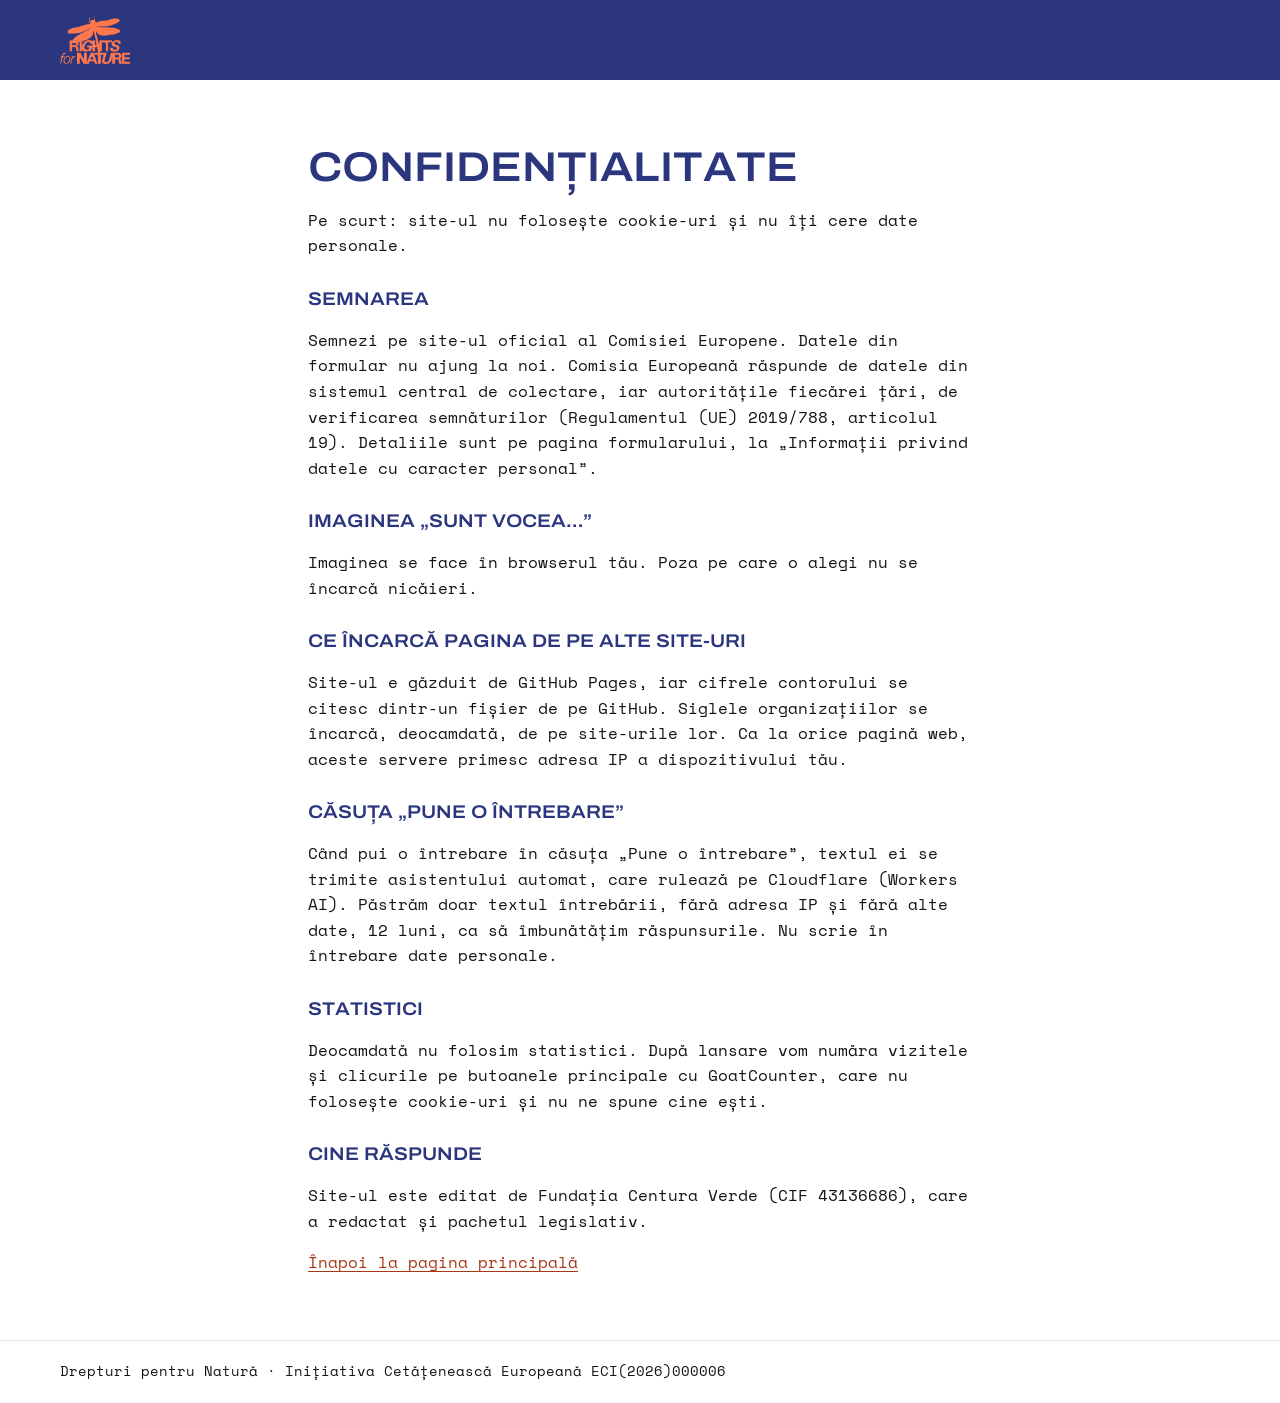
<file: confidentialitate.html>
<!DOCTYPE html>
<html lang="ro">
<head>
<meta charset="utf-8">
<meta name="viewport" content="width=device-width, initial-scale=1, viewport-fit=cover">
<title>Confidențialitate | Drepturi pentru Natură</title>
<link rel="canonical" href="https://macheta.drepturipentrunatura.ro/confidentialitate">
<meta name="robots" content="noindex, nofollow">
<link rel="icon" href="/favicon.ico" sizes="32x32">
<link rel="apple-touch-icon" href="/apple-touch-icon.png">
<link rel="stylesheet" href="/assets/css/site.css?v214">
</head>
<body class="pagina-simpla">
<header class="ps-antet"><div class="wrap"><a href="/" aria-label="Drepturi pentru Natură, pagina principală"><img src="/assets/img/sigla-rfn.png" alt="Rights for Nature" width="438" height="300"></a></div></header>
<main><div class="wrap ps-text">
<h1>Confidențialitate</h1>
<p>Pe scurt: site-ul nu folosește cookie-uri și nu îți cere date personale.</p>
<h2>Semnarea</h2>
<p>Semnezi pe site-ul oficial al Comisiei Europene. Datele din formular nu ajung la noi. Comisia Europeană răspunde de datele din sistemul central de colectare, iar autoritățile fiecărei țări, de verificarea semnăturilor (Regulamentul (UE) 2019/788, articolul 19). Detaliile sunt pe pagina formularului, la „Informații privind datele cu caracter personal”.</p>
<h2>Imaginea „Sunt vocea…”</h2>
<p>Imaginea se face în browserul tău. Poza pe care o alegi nu se încarcă nicăieri.</p>
<h2>Ce încarcă pagina de pe alte site-uri</h2>
<p>Site-ul e găzduit de GitHub Pages, iar cifrele contorului se citesc dintr-un fișier de pe GitHub. Siglele organizațiilor se încarcă, deocamdată, de pe site-urile lor. Ca la orice pagină web, aceste servere primesc adresa IP a dispozitivului tău.</p>
<h2>Căsuța „Pune o întrebare”</h2>
<p>Când pui o întrebare în căsuța „Pune o întrebare”, textul ei se trimite asistentului automat, care rulează pe Cloudflare (Workers AI). Păstrăm doar textul întrebării, fără adresa IP și fără alte date, 12 luni, ca să îmbunătățim răspunsurile. Nu scrie în întrebare date personale.</p>
<h2>Statistici</h2>
<p>Deocamdată nu folosim statistici. După lansare vom număra vizitele și clicurile pe butoanele principale cu GoatCounter, care nu folosește cookie-uri și nu ne spune cine ești.</p>
<h2>Cine răspunde</h2>
<p>Site-ul este editat de Fundația Centura Verde (CIF 43136686), care a redactat și pachetul legislativ.</p>
<p><a href="/">Înapoi la pagina principală</a></p>
</div></main>
<footer class="ps-subsol"><div class="wrap">Drepturi pentru Natură · Inițiativa Cetățenească Europeană ECI(2026)000006</div></footer>
</body>
</html>
</file>
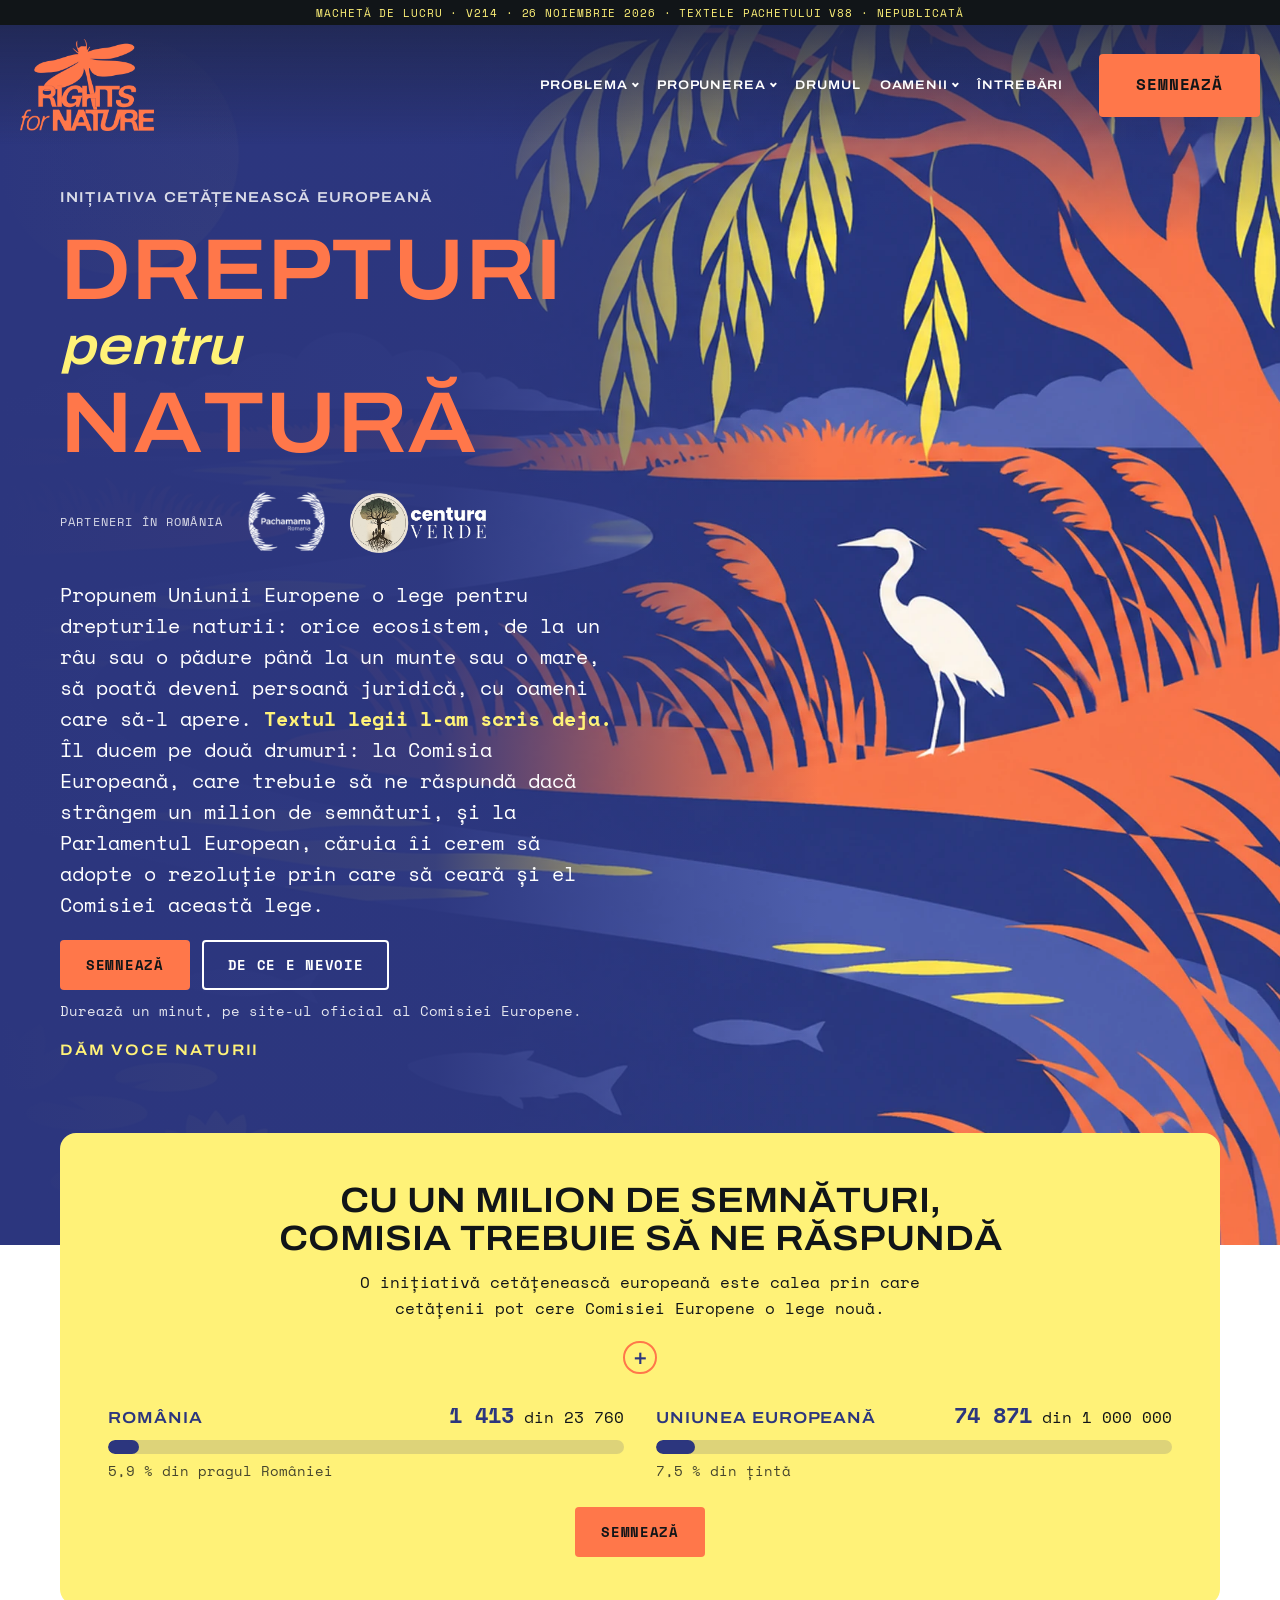
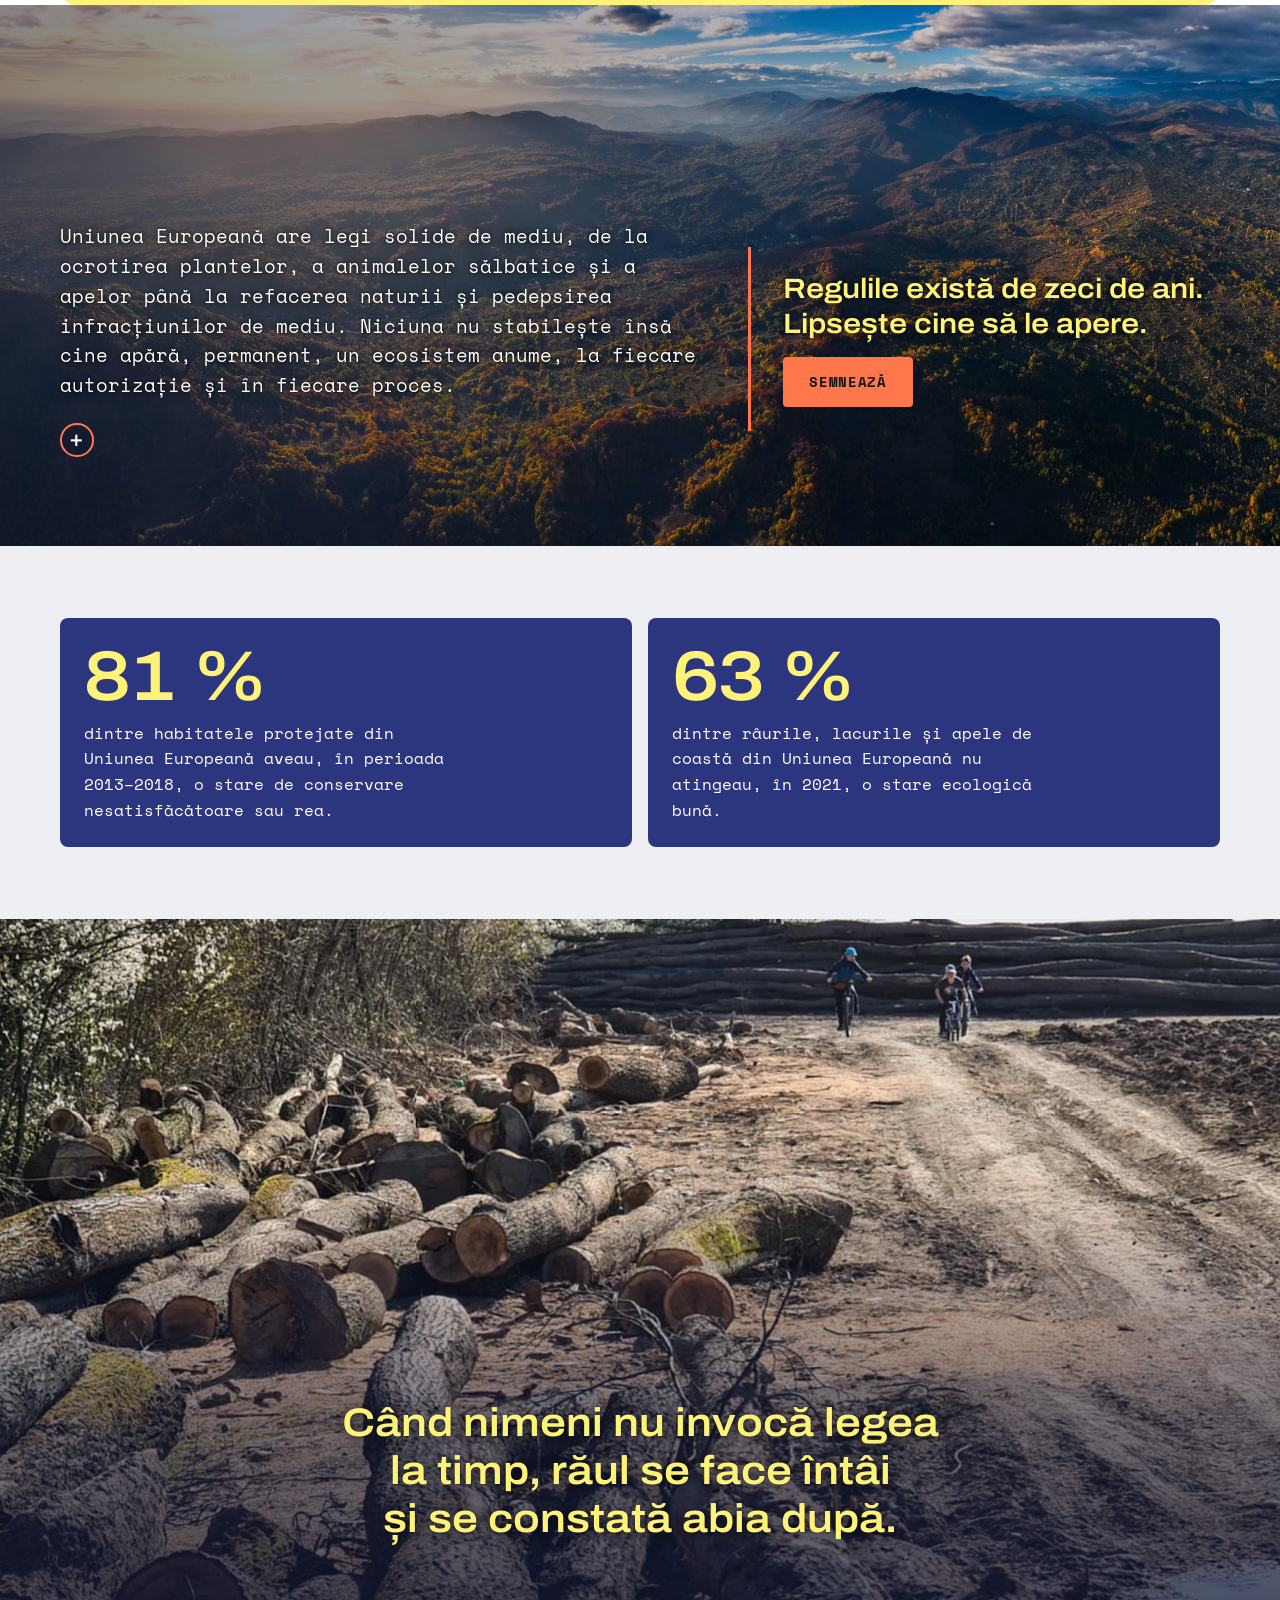
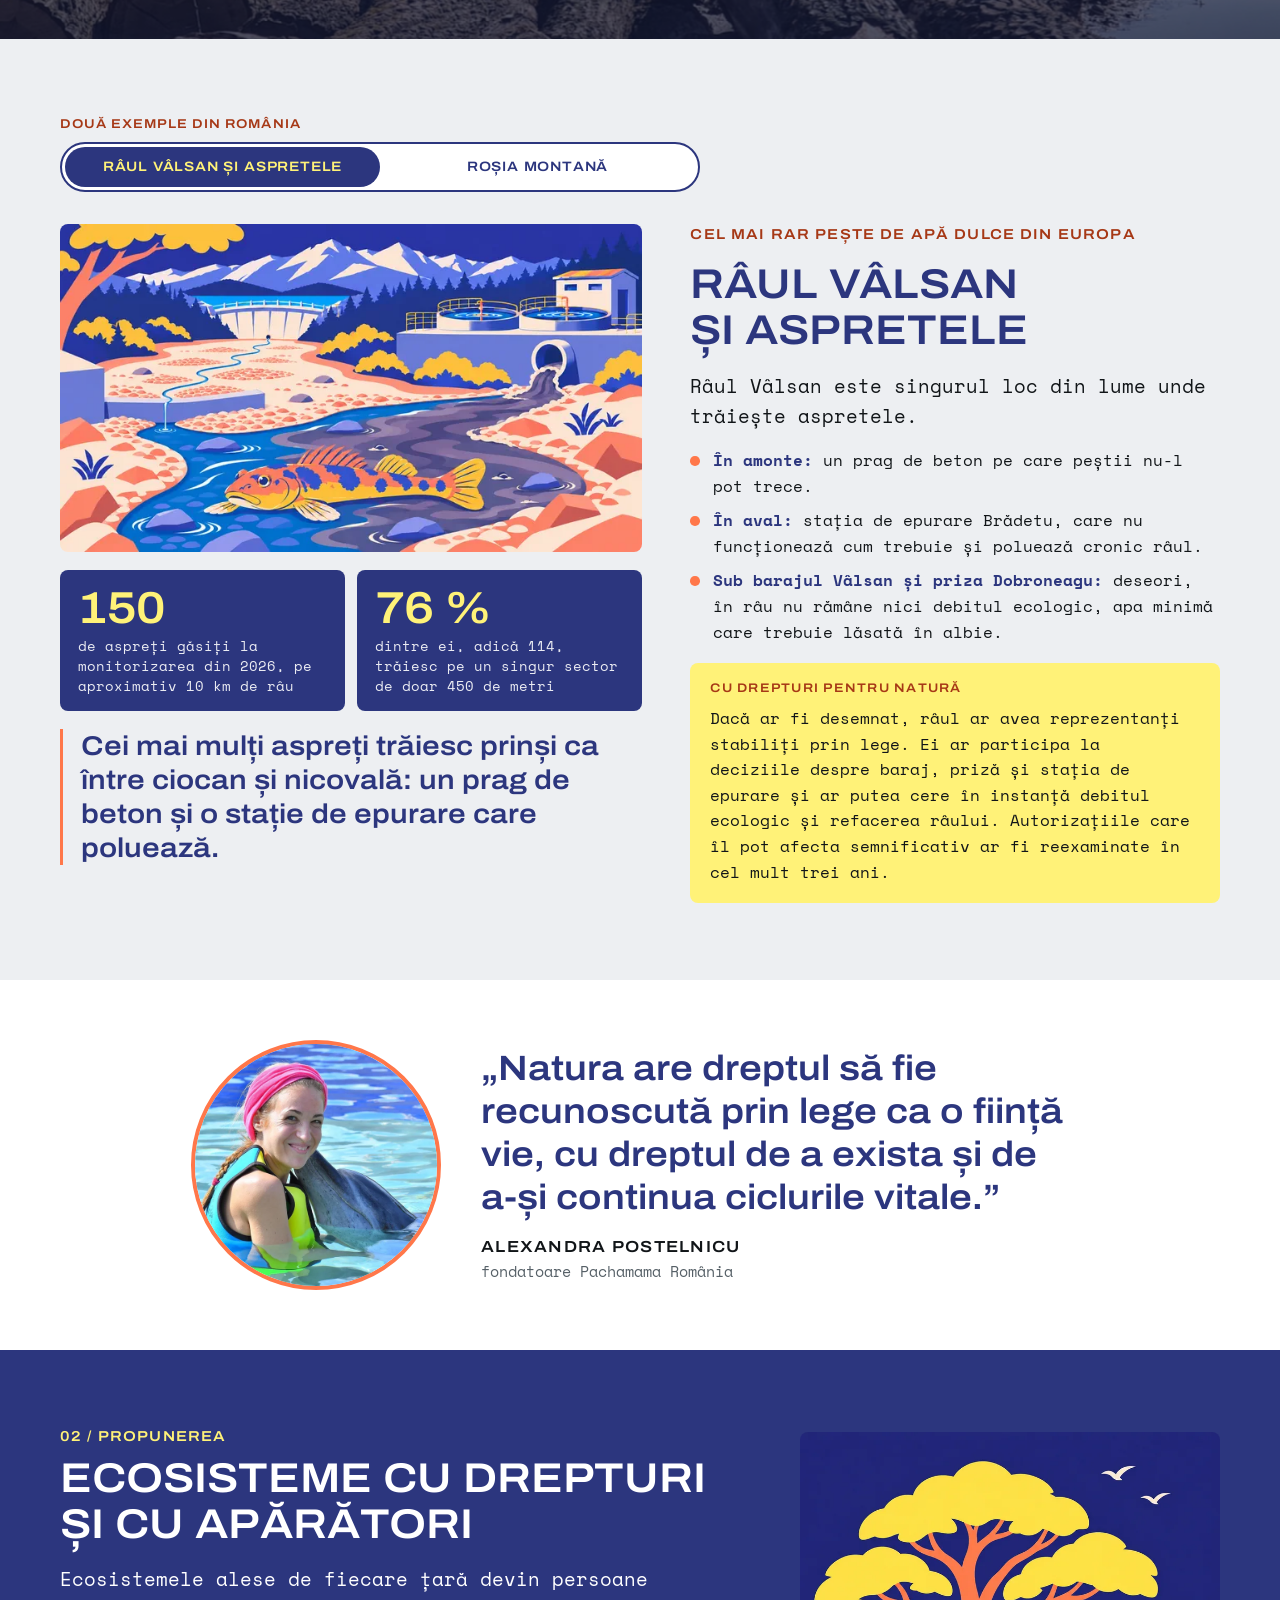
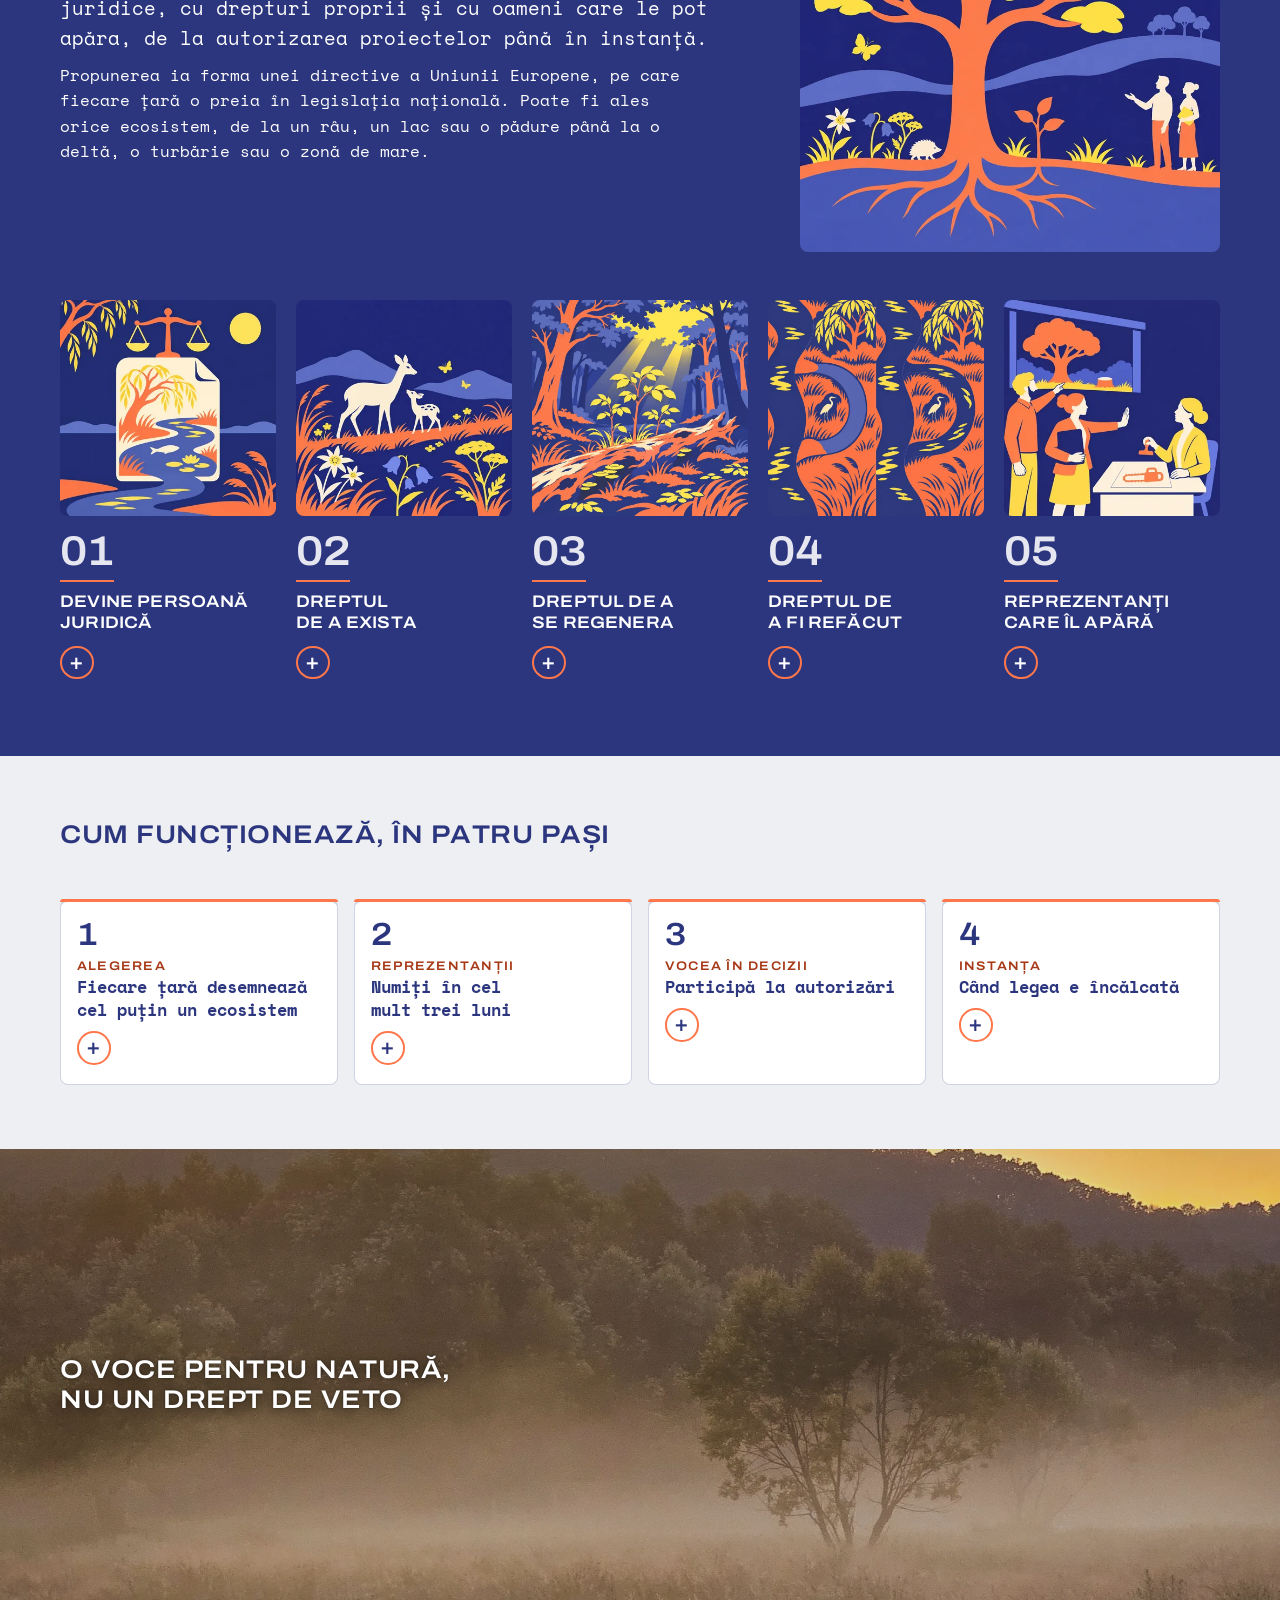
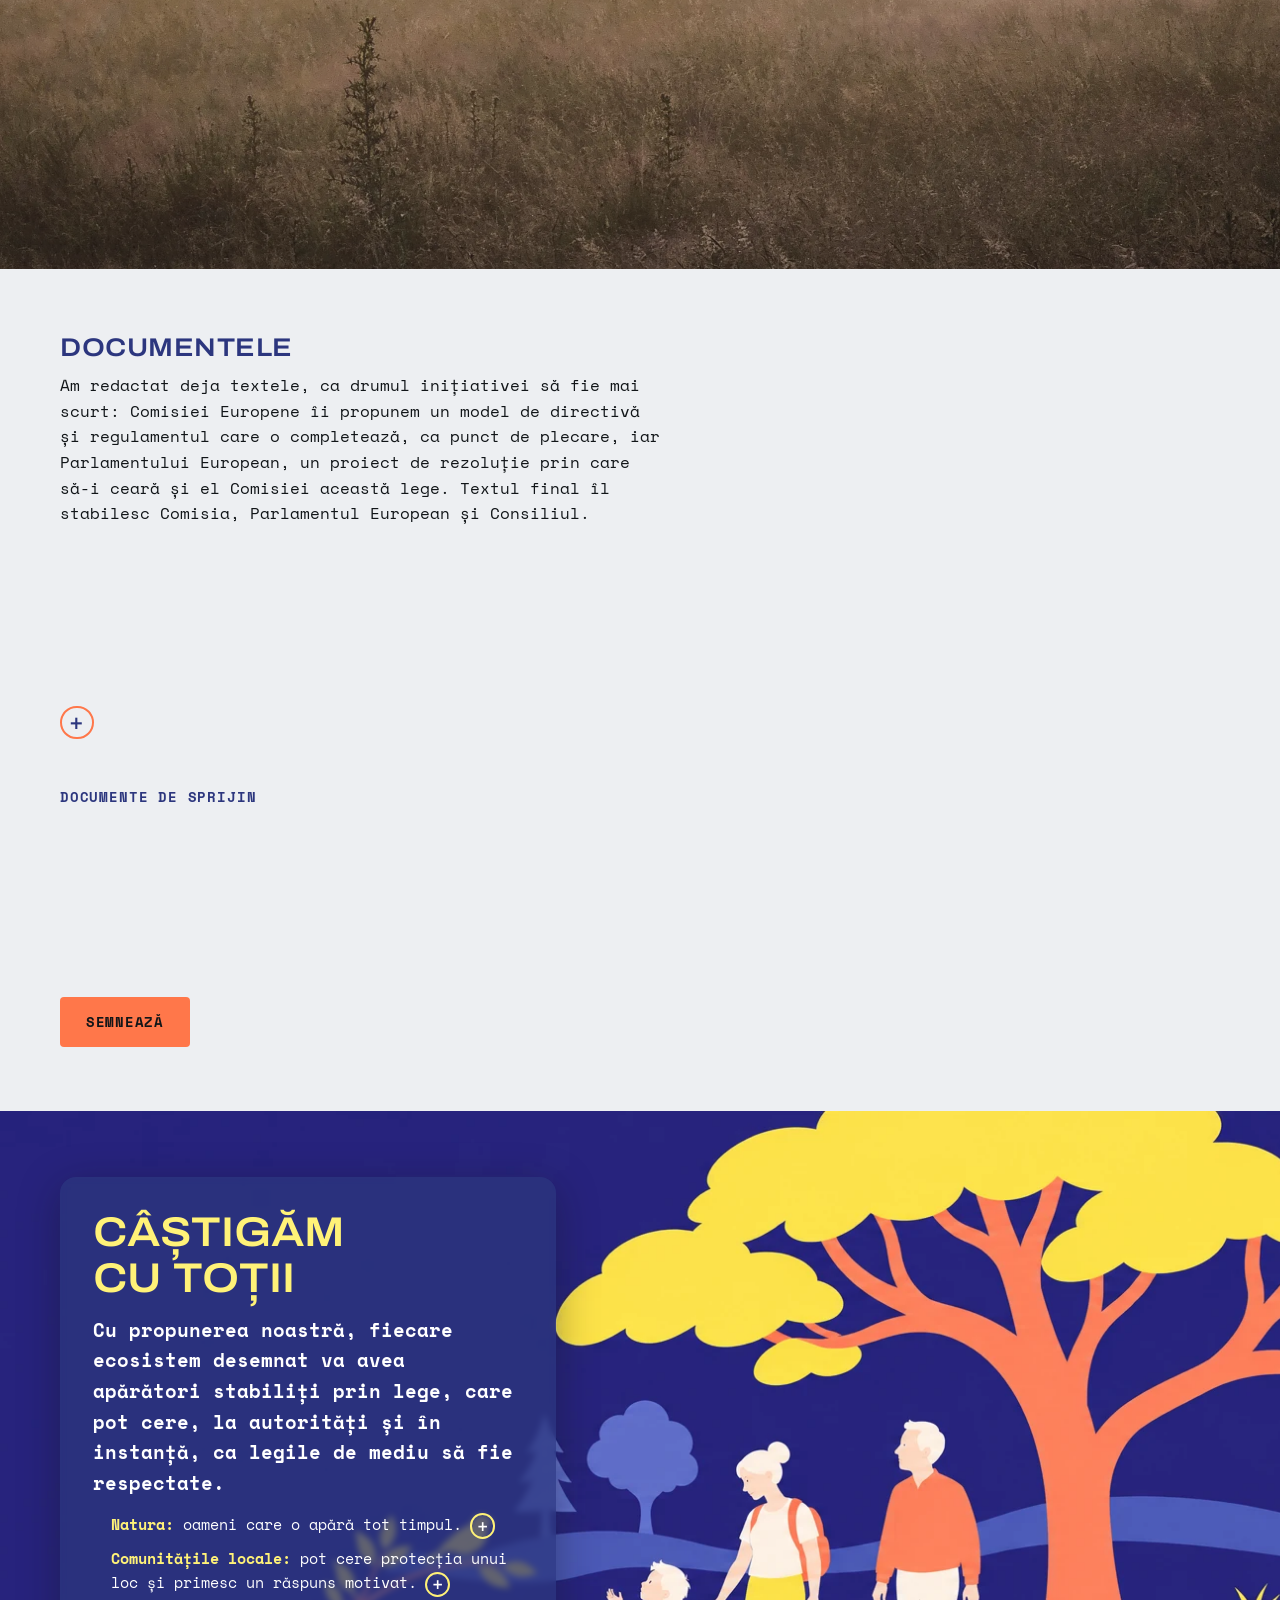
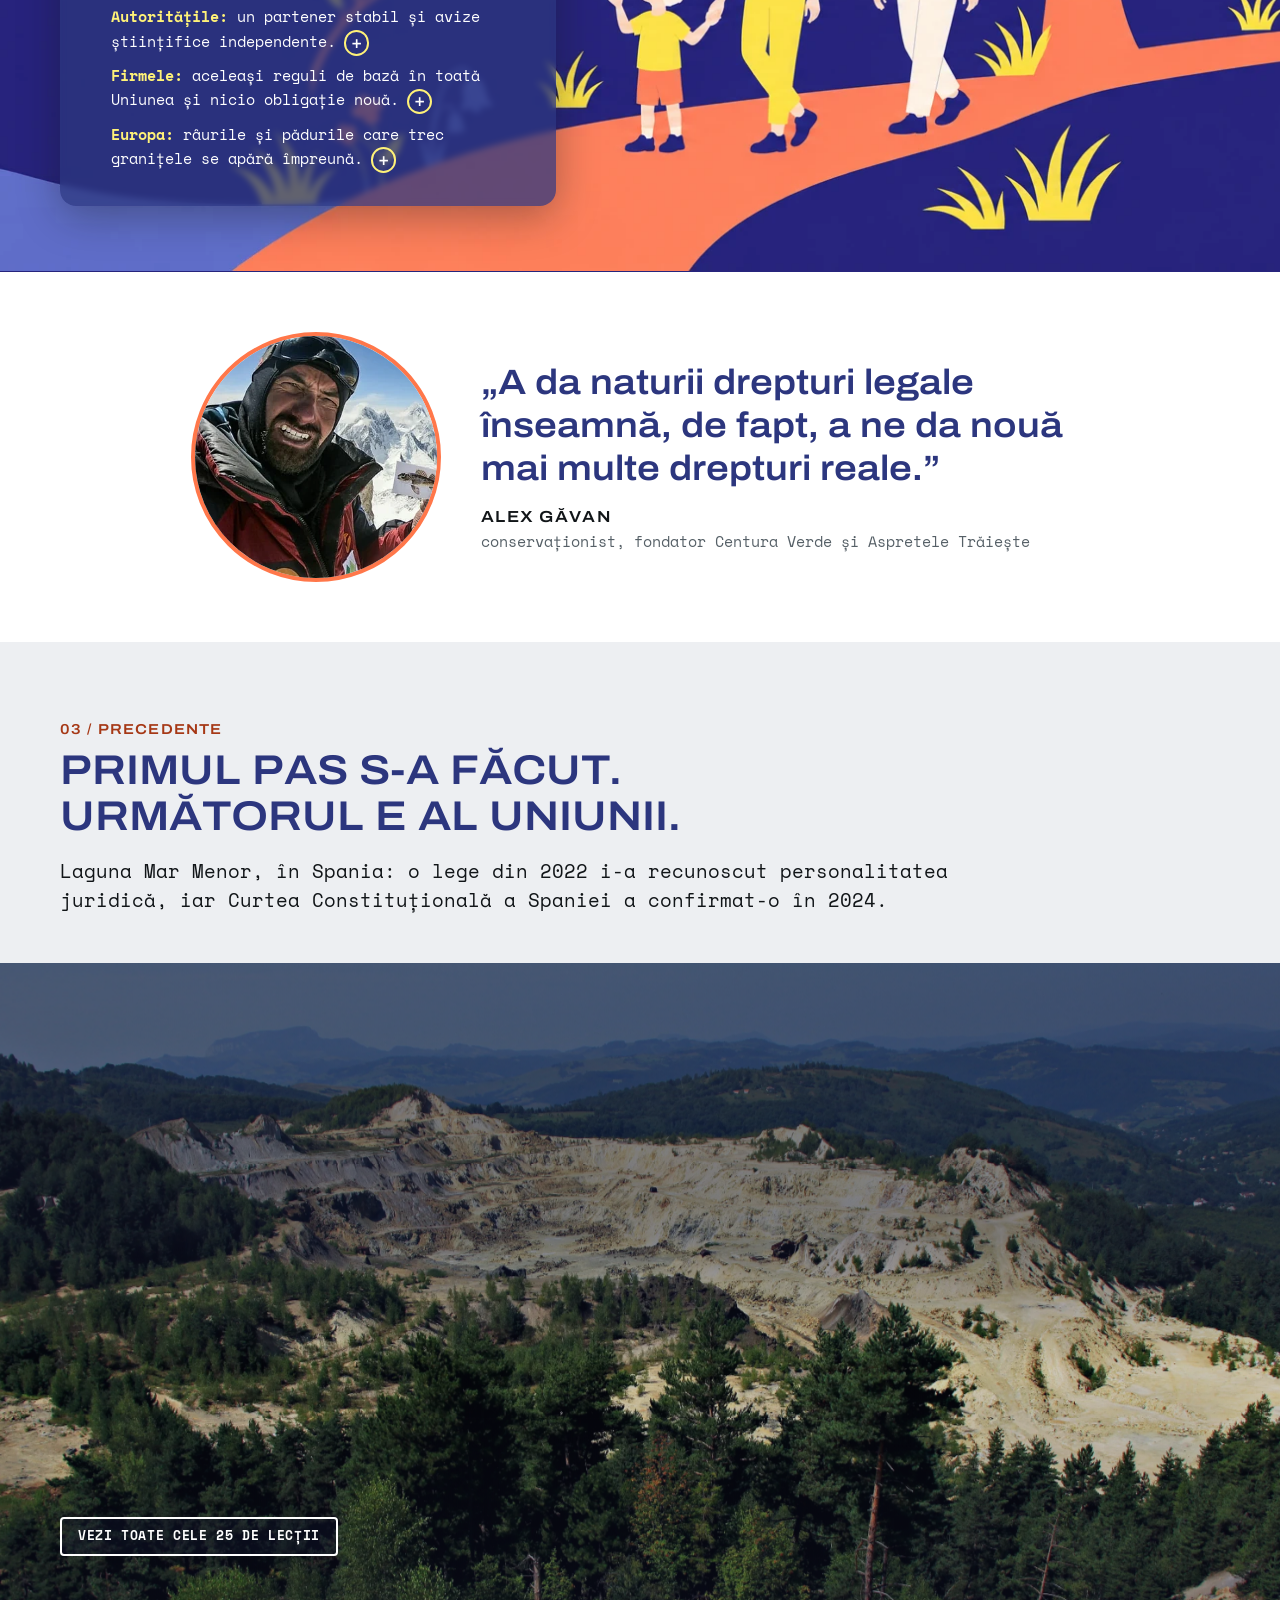
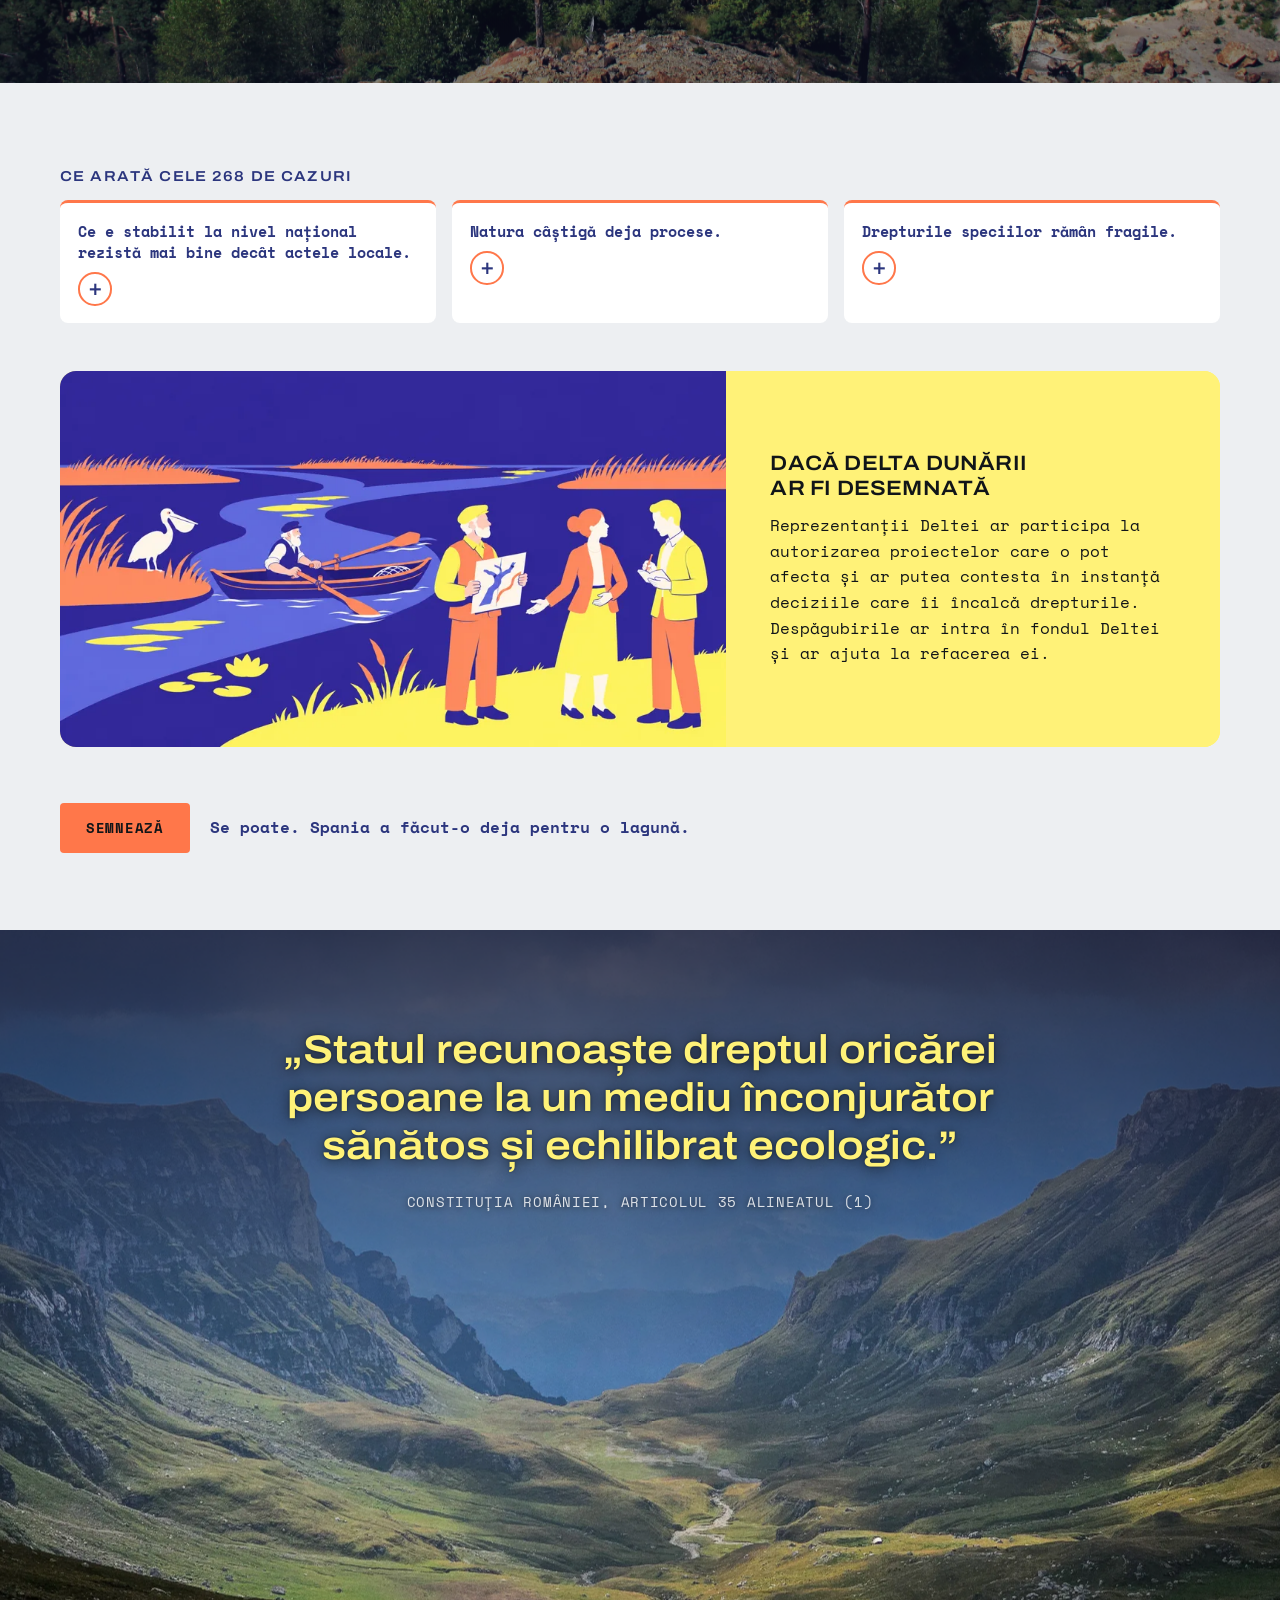
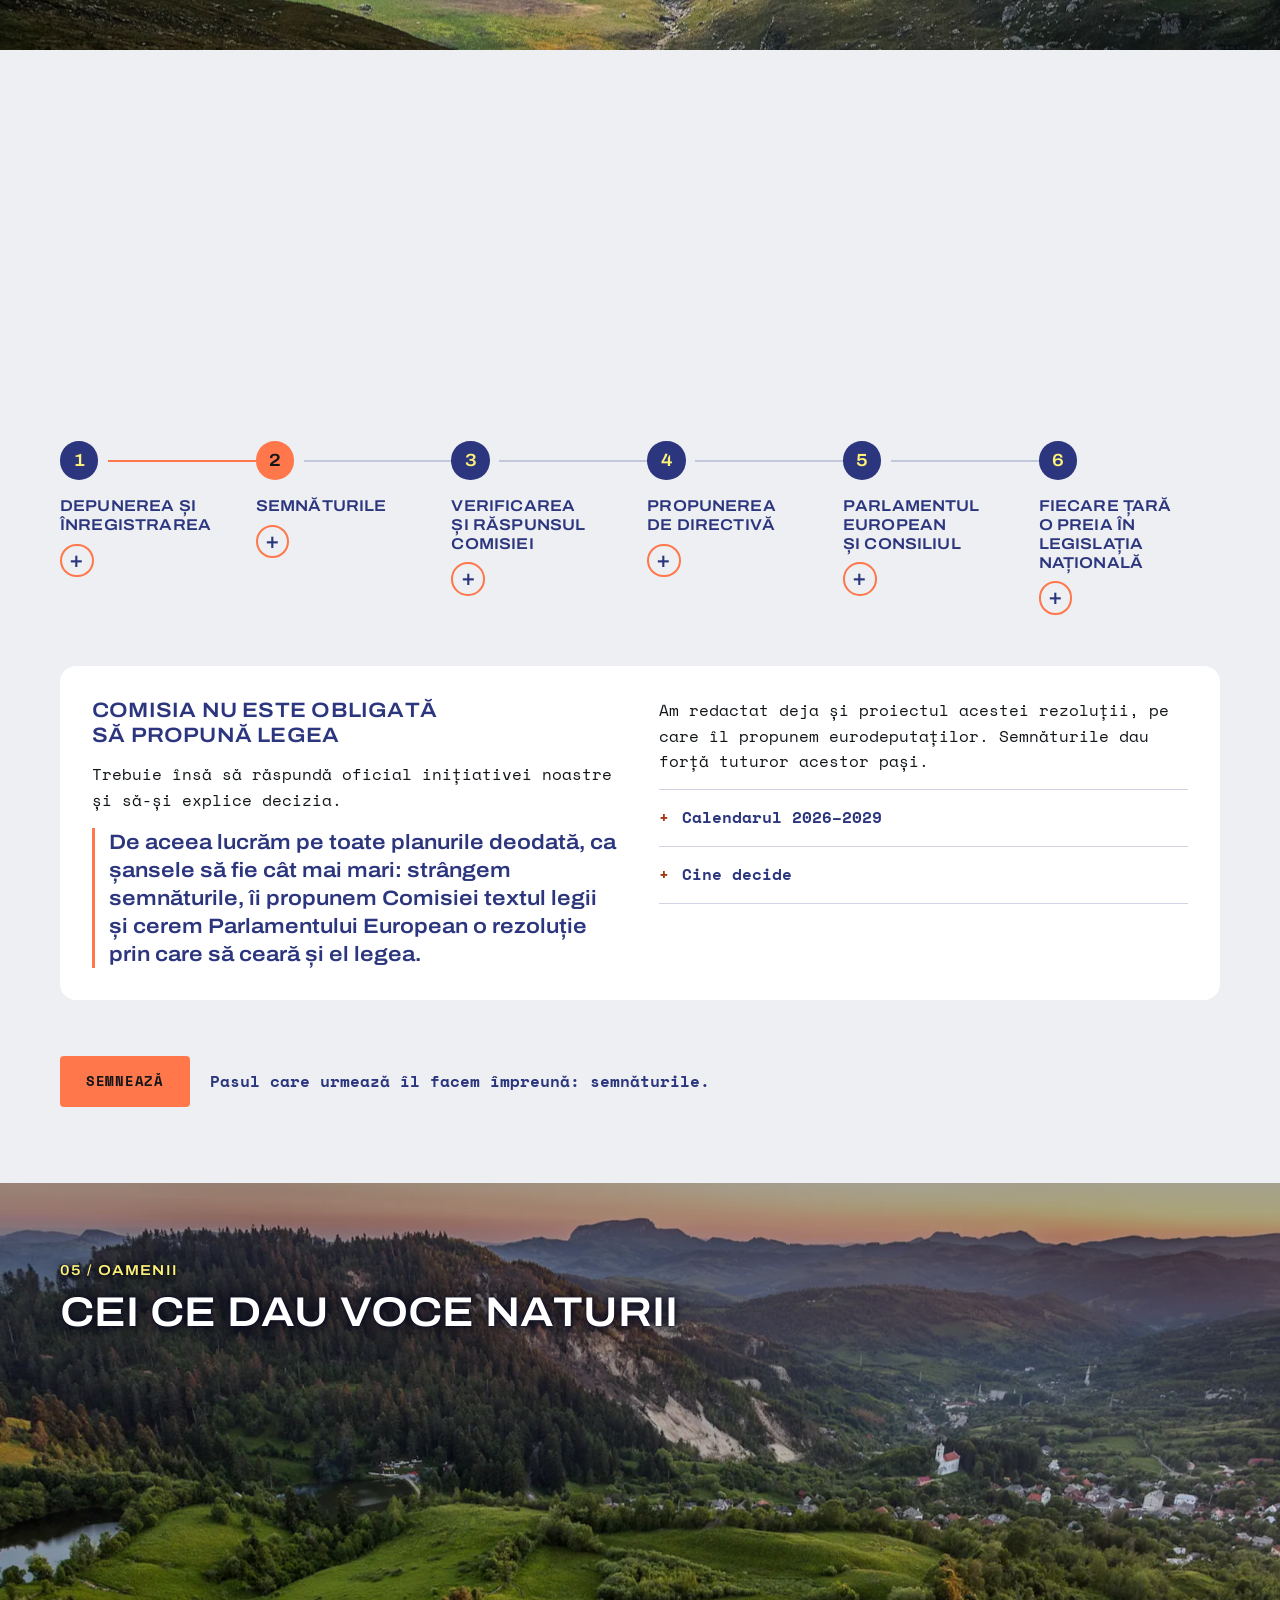
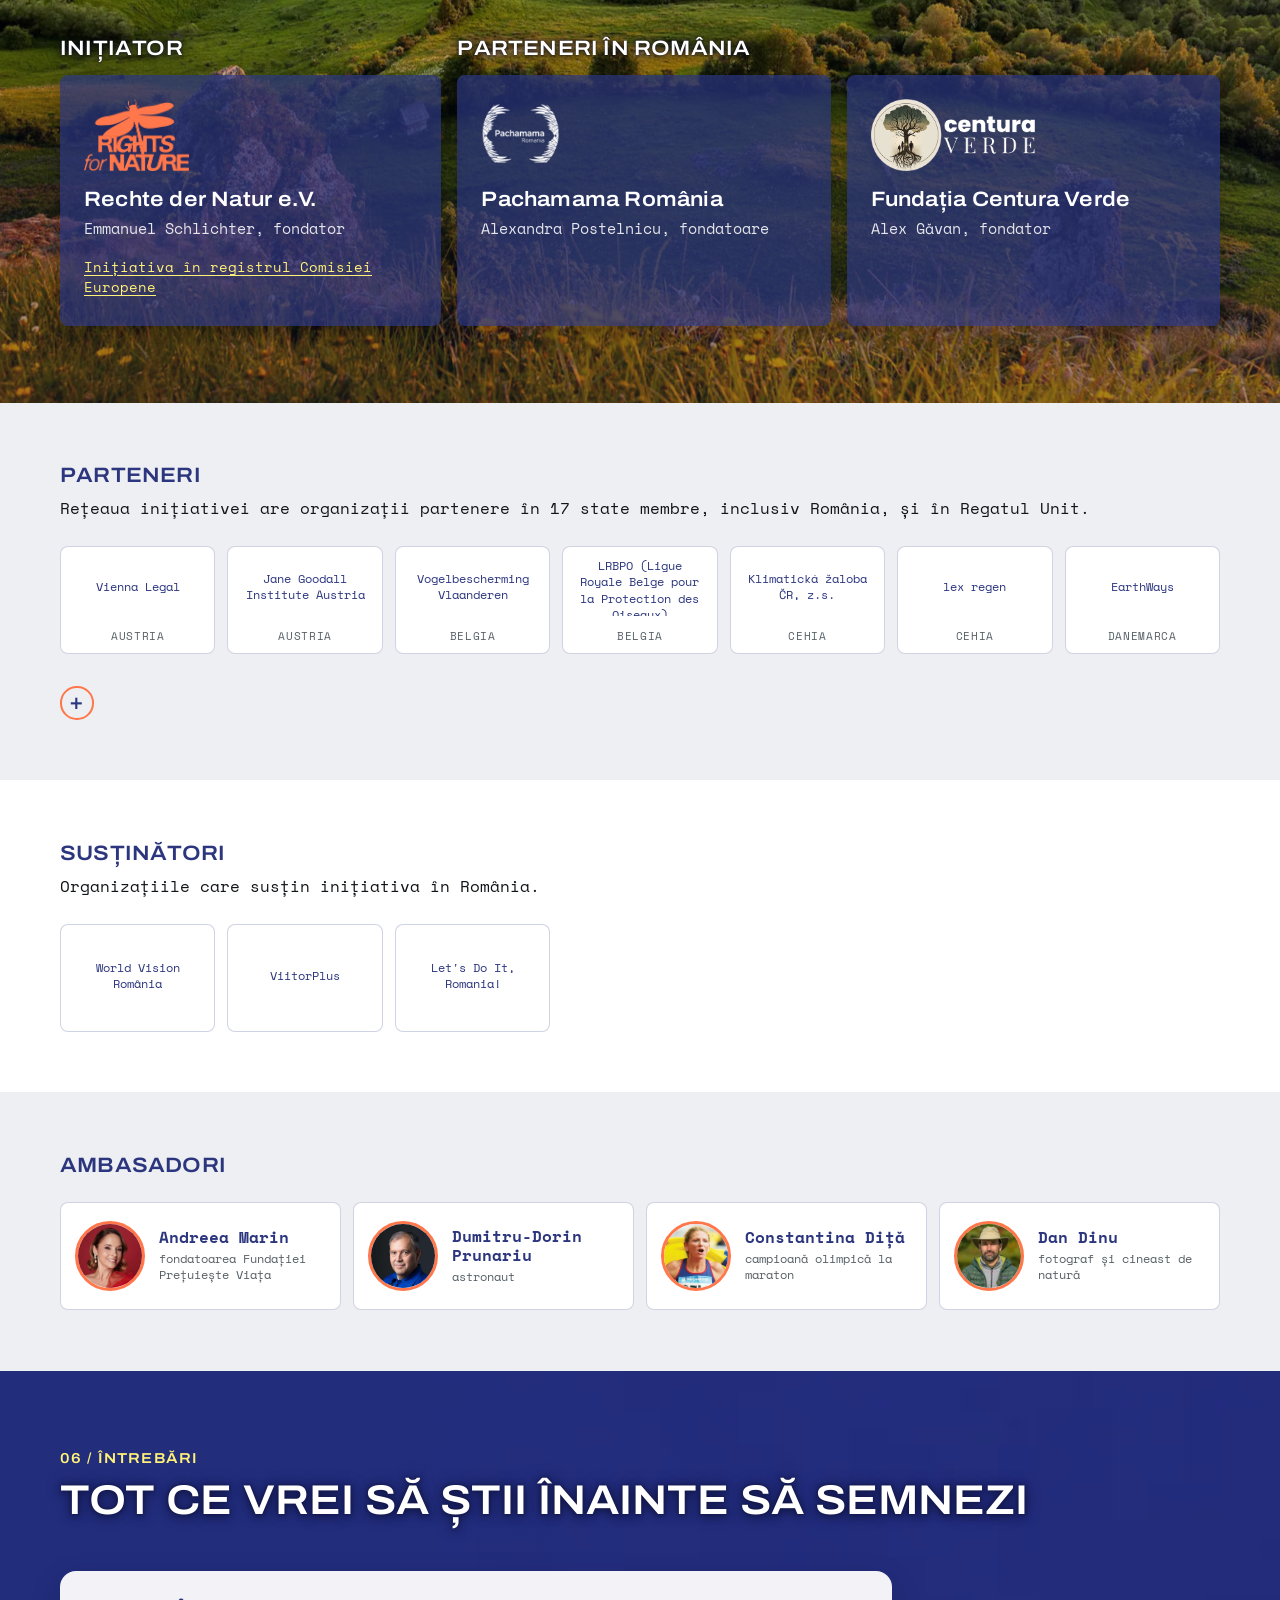
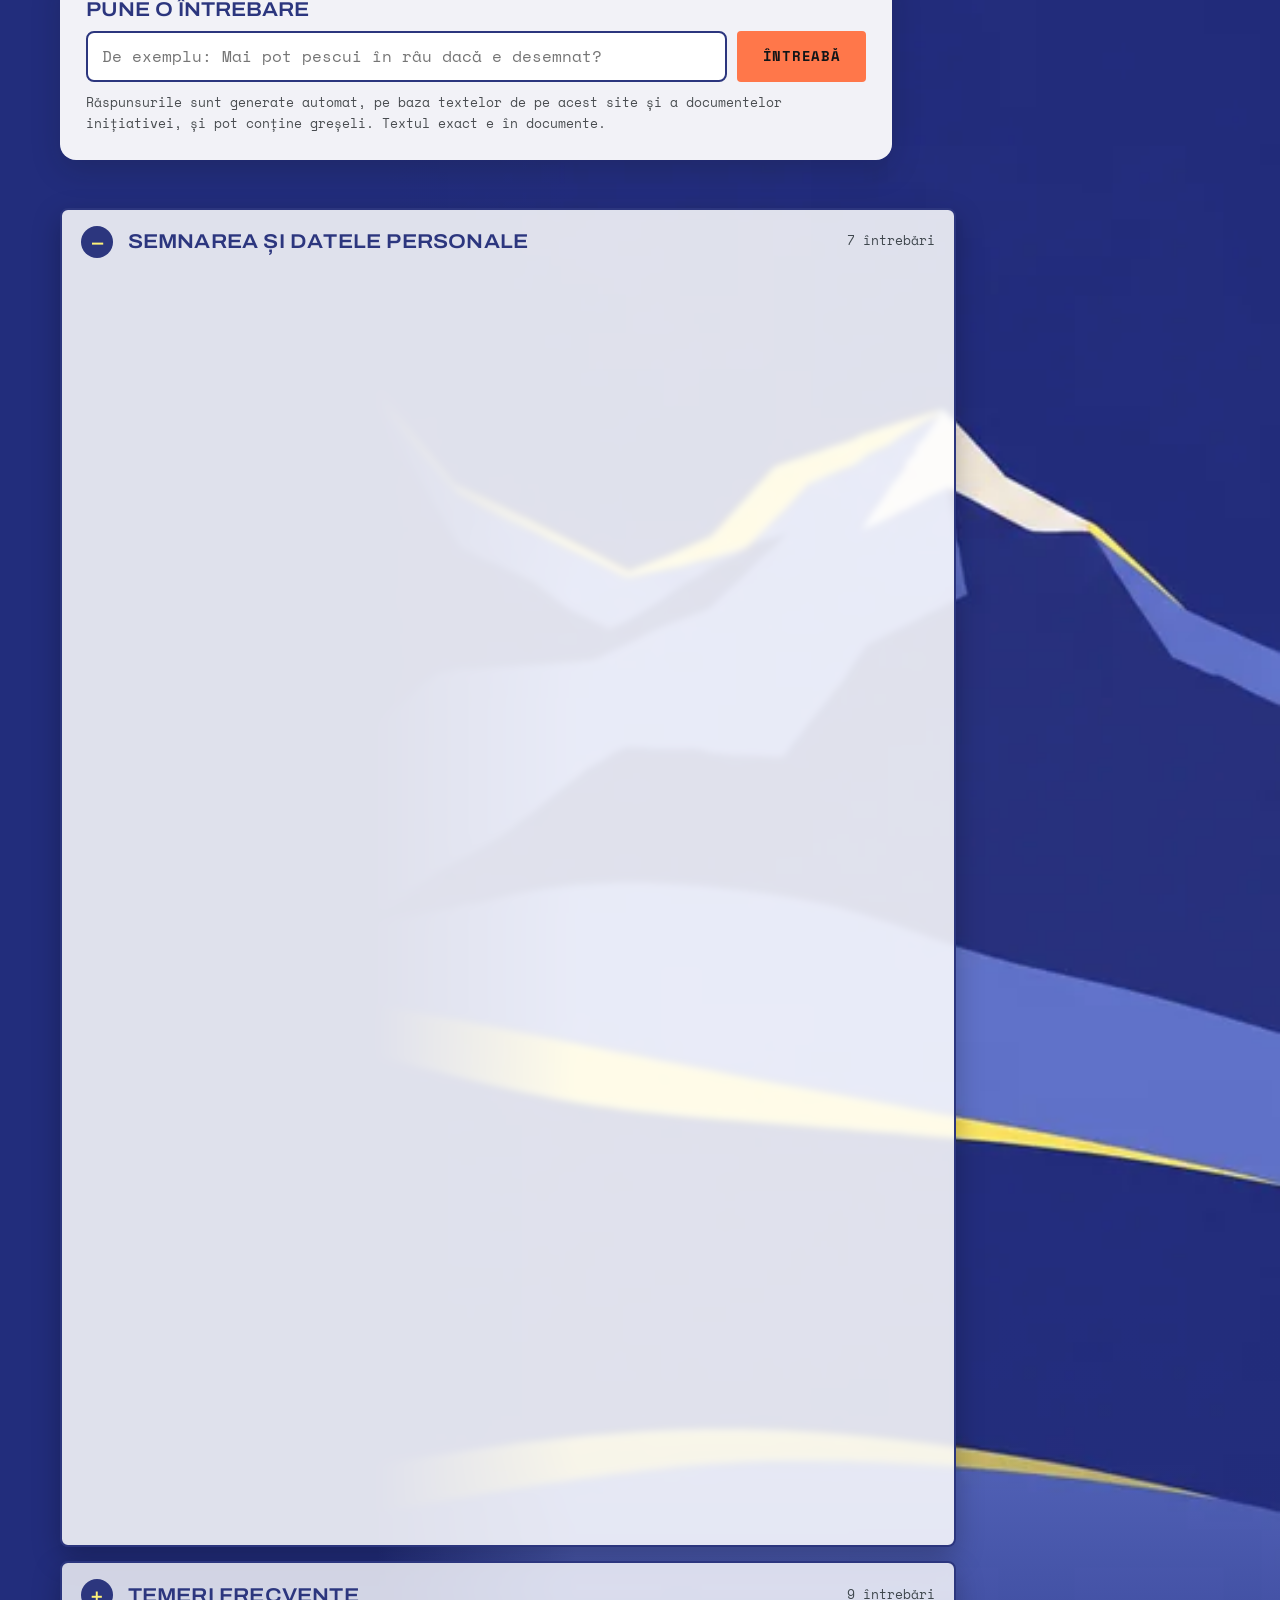
<file: semneaza.html>
<!DOCTYPE html>
<html lang="ro">
<head>
<meta charset="utf-8">
<meta name="viewport" content="width=device-width, initial-scale=1, viewport-fit=cover">
<title>Semnează inițiativa | Drepturi pentru Natură</title>
<link rel="canonical" href="https://macheta.drepturipentrunatura.ro/">
<meta name="robots" content="noindex, nofollow">
<meta http-equiv="refresh" content="0; url=/#semneaza">
<link rel="icon" href="/favicon.ico" sizes="32x32">
<link rel="apple-touch-icon" href="/apple-touch-icon.png">
<link rel="stylesheet" href="/assets/css/site.css?v214">
</head>
<body class="pagina-simpla">
<header class="ps-antet"><div class="wrap"><a href="/" aria-label="Drepturi pentru Natură, pagina principală"><img src="/assets/img/sigla-rfn.png" alt="Rights for Nature" width="438" height="300"></a></div></header>
<main><div class="wrap ps-text">
<h1>Semnează inițiativa</h1>
<p>Te ducem la secțiunea „Semnează”. Dacă nu se deschide singură, <a href="/#semneaza">apasă aici</a>.</p>
<script>location.replace('/#semneaza');</script>
</div></main>
<footer class="ps-subsol"><div class="wrap">Drepturi pentru Natură · Inițiativa Cetățenească Europeană ECI(2026)000006</div></footer>
</body>
</html>
</file>
<file: assets/css/site.css>
/* Cadrul (meniu pe două rânduri, capitole lungi, „Semnează” după fiecare capitol, oamenii, semnarea)
   în sistemul vizual rightsfornature.eu (valorile de mai jos sunt cele din foile de stil ale site-ului campaniei). */
:root {
  --indigo: #2C367E;
  --orange: #FF774A;
  --orange-hover: #FF946C;
  --yellow: #FFF278;
  --green: #88EC40;
  --ink: #111518;
  --muted: #566067;
  --paper: #ffffff;
  --mist: #edeff2;
  --link: #A63816;

  /* Titluri: NewEdge 666 pe site-ul campaniei; aici Archivo (lățime 112, greutate 600), până vine fișierul cu diacritice. */
  --font-display: "RFN Display", "Archivo", "Helvetica Neue", Arial, sans-serif;
  --font-body: "RFN Mono", "Space Mono", ui-monospace, "SF Mono", Menlo, Consolas, monospace;

  --radius-sm: 4px;
  --radius-md: 8px;
  --radius-lg: 16px;
  --max: 1200px;
  --gutter: 20px;
  --gap: 16px;
  --line: color-mix(in srgb, var(--indigo) 22%, transparent);
  --line-on-dark: color-mix(in srgb, var(--paper) 26%, transparent);
  --img-ilustratie: url("../img/ilustratie-rfn.webp");
  color-scheme: light;
}

@font-face { font-family: "RFN Display"; src: url("../fonts/RFNDisplay-Regular.woff2") format("woff2"); font-weight: 400 800; font-style: normal; font-display: swap; }
@font-face { font-family: "RFN Mono"; src: url("../fonts/RFNMono-Regular.woff2") format("woff2"); font-weight: 400; font-style: normal; font-display: swap; }
@font-face { font-family: "RFN Mono"; src: url("../fonts/RFNMono-Bold.woff2") format("woff2"); font-weight: 700; font-style: normal; font-display: swap; }

*, *::before, *::after { box-sizing: border-box; }
html { scroll-behavior: smooth; scroll-padding-top: 5.5rem; -webkit-text-size-adjust: 100%; }
body {
  margin: 0;
  background: var(--paper);
  color: var(--ink);
  font: 400 1rem/1.6 var(--font-body);
  -webkit-font-smoothing: antialiased;
  overflow-wrap: break-word;
}
img { max-width: 100%; height: auto; display: block; }
a { color: var(--link); text-underline-offset: .18em; }
a:hover { text-decoration-thickness: 2px; }
:focus-visible { outline: 3px solid var(--ink); outline-offset: 3px; border-radius: 2px; }
.on-dark :focus-visible, .site-header :focus-visible, .site-footer :focus-visible { outline-color: var(--yellow); }
h1, h2, h3, h4, p, ul, ol, dl, dd, figure, blockquote { margin: 0; }
ul, ol { padding: 0; list-style: none; }

.wrap {
  max-width: var(--max);
  margin-inline: auto;
  padding-left: max(var(--gutter), env(safe-area-inset-left, 0px));
  padding-right: max(var(--gutter), env(safe-area-inset-right, 0px));
}
.skip { position: absolute; left: -999rem; top: 0; z-index: 100; background: var(--yellow); color: var(--ink); padding: .6rem 1rem; font-weight: 700; }
.skip:focus { left: max(var(--gutter), env(safe-area-inset-left, 0px)); top: calc(env(safe-area-inset-top, 0px) + .5rem); }

/* ---------- Tipografie ---------- */
h1, h2, h3, .display { font-family: var(--font-display); font-weight: 600; text-transform: uppercase; text-wrap: balance; }
h2 { font-size: clamp(1.7rem, 3.6vw, 2.6rem); line-height: 1.1; color: var(--indigo); }
h3 { font-size: clamp(1.1rem, 1.9vw, 1.3rem); line-height: 1.2; color: var(--indigo); letter-spacing: .01em; }
.eyebrow { font: 600 .9rem/1.4 var(--font-display); letter-spacing: .08em; text-transform: uppercase; color: var(--link); }
.eyebrow-on-light { color: var(--link); }
.on-dark .eyebrow { color: var(--yellow); }
.band-panel .eyebrow { color: color-mix(in srgb, var(--paper) 84%, transparent); }
.lead { font-size: clamp(1.05rem, 1.6vw, 1.2rem); line-height: 1.55; max-width: 62ch; }
.prose { display: grid; gap: 1rem; }
.prose > p, .prose > ul { max-width: 66ch; }
.source { font-size: .7rem; line-height: 1.5; color: color-mix(in srgb, var(--ink) 68%, transparent); max-width: 78ch; }
.nb { white-space: nowrap; }
.on-dark .source { color: color-mix(in srgb, var(--paper) 72%, transparent); }
strong, b { font-weight: 700; }

/* ---------- Butoane ---------- */
.btn {
  display: inline-flex; align-items: center; justify-content: center; gap: .5rem;
  font: 700 .875rem/1.6 var(--font-body); letter-spacing: .05em; text-transform: uppercase; text-decoration: none;
  padding: .75rem 1.5rem; border-radius: var(--radius-sm); border: 2px solid transparent;
  cursor: pointer; transition: background-color .15s, color .15s, border-color .15s;
}
.btn-cta { background: var(--orange); color: var(--ink); }
.btn-cta:hover { background: var(--orange-hover); }
.btn-ghost { border-color: currentColor; color: var(--paper); background: transparent; }
.btn-ghost:hover { background: color-mix(in srgb, var(--paper) 14%, transparent); }
.btn-outline { border-color: var(--indigo); color: var(--indigo); background: transparent; }
.btn-outline:hover { background: color-mix(in srgb, var(--indigo) 8%, transparent); }
.btn-arrow::after { content: ""; flex: none; width: .72em; height: .72em; background: currentColor;
  -webkit-mask: url("data:image/svg+xml,%3Csvg xmlns='http://www.w3.org/2000/svg' viewBox='0 0 12 12'%3E%3Cpath d='M3 1h8v8H9V4.4L2.4 11 1 9.6 7.6 3H3z'/%3E%3C/svg%3E") center / contain no-repeat; mask: url("data:image/svg+xml,%3Csvg xmlns='http://www.w3.org/2000/svg' viewBox='0 0 12 12'%3E%3Cpath d='M3 1h8v8H9V4.4L2.4 11 1 9.6 7.6 3H3z'/%3E%3C/svg%3E") center / contain no-repeat; }
.actions { display: flex; flex-wrap: wrap; gap: .75rem; }

/* ---------- Antet: meniu pe două rânduri ---------- */
.site-header {
  position: fixed; inset: 0 0 auto 0; z-index: 50;
  padding-top: env(safe-area-inset-top, 0px);
  color: var(--paper);
  background: linear-gradient(to bottom, color-mix(in srgb, var(--ink) 46%, transparent), color-mix(in srgb, var(--ink) 0%, transparent));
  transition: background-color .3s, box-shadow .3s;
}
.site-header.is-scrolled, .site-header.is-open { background: var(--indigo); box-shadow: 0 1px 3px color-mix(in srgb, var(--ink) 30%, transparent); }
.draft-strip { background: var(--ink); color: var(--yellow); font-size: .7rem; line-height: 1.4; letter-spacing: .08em; text-transform: uppercase; text-align: center; padding-block: .3rem; }
.header-inner { display: flex; align-items: center; gap: 1rem 2.25rem; min-height: 120px; max-width: 1325px; transition: min-height .3s; }
.is-scrolled .header-inner { min-height: 64px; }
.brand { display: flex; align-items: flex-end; gap: .7rem; text-decoration: none; color: var(--yellow); flex: none; }
.brand img { height: 92px; width: auto; transition: height .3s; }
.is-scrolled .brand img { height: 44px; }
/* Proporțiile meniului: sus, oamenii (mic, cu majuscule); dedesubt, capitolele (mare, aldin). */
.nav { margin-left: auto; display: grid; gap: 0; justify-items: end; }
.nav ul { display: flex; flex-wrap: nowrap; justify-content: flex-end; }
.nav a { display: block; color: var(--paper); text-decoration: none; padding: 5px 0; white-space: nowrap; transition: color .2s; }
.nav a:hover { color: var(--yellow); }
.nav-people { gap: 1.5rem; }
.nav-people a { font: 700 .875rem/1.4 var(--font-body); text-transform: uppercase; letter-spacing: .02em; }
.nav-chapters { gap: clamp(1rem, 1.75vw, 1.6rem); }
.nav-chapters a { font: 600 clamp(1.05rem, 1.46vw, 1.3125rem)/1.4 var(--font-display); letter-spacing: 0; }
.nav a[aria-current="true"] { color: var(--yellow); box-shadow: inset 0 -2px 0 var(--yellow); }
.is-scrolled .nav-people { display: none; }
.is-scrolled .nav-chapters a { font-size: 1rem; }
.header-cta { flex: none; font-size: 1rem; padding: 1.05rem 2.2rem; transition: padding .3s; }
.is-scrolled .header-cta { padding: .4rem 1.1rem; font-size: .875rem; }
.menu-toggle {
  display: none; flex: none; align-items: center; justify-content: center; width: 46px; height: 46px; padding: 0;
  color: var(--paper); background: transparent; border: 0; border-radius: var(--radius-sm); cursor: pointer;
}
.menu-toggle:hover { background: color-mix(in srgb, var(--paper) 14%, transparent); }
.bars { display: grid; gap: 6px; width: 28px; }
.bars span { display: block; height: 3px; border-radius: 2px; background: currentColor; transition: transform .2s, opacity .2s; }
.is-open .bars span:nth-child(1) { transform: translateY(9px) rotate(45deg); }
.is-open .bars span:nth-child(2) { opacity: 0; }
.is-open .bars span:nth-child(3) { transform: translateY(-9px) rotate(-45deg); }
/* La coborâre antetul iese din ecran; aici reapare când urci. */
.site-header { transition: background-color .3s, box-shadow .3s, transform .3s; }
.site-header.is-hidden { transform: translateY(-100%); }
.mobile-menu { background: var(--indigo); border-top: 1px solid var(--line-on-dark); padding-block: 1rem 1.5rem; max-height: calc(100vh - 6rem); overflow-y: auto; }
.mobile-menu .wrap { display: grid; gap: 1.25rem; }
.mobile-menu h2 { font: 600 .75rem/1.4 var(--font-display); letter-spacing: .1em; color: color-mix(in srgb, var(--paper) 72%, transparent); margin-bottom: .35rem; }
.mobile-menu a { display: block; padding: .55rem 0; color: var(--yellow); text-decoration: none; text-transform: uppercase; letter-spacing: .05em; border-bottom: 1px solid var(--line-on-dark); }

/* Ecrane înguste: la începutul paginii secțiunile rămân la vedere, sub siglă; după coborâre trec în butonul „Meniu”. */
@media (max-width: 1040px) {
  .header-inner { flex-wrap: wrap; row-gap: 0; }
  .nav { order: 5; flex: 0 0 100%; margin: 0; justify-items: start; padding-bottom: .7rem; }
  .nav ul { flex-wrap: wrap; justify-content: flex-start; }
  .nav a { padding: 3px 0; }
  .nav-people { gap: 0 1rem; }
  .nav-people a { font-size: .72rem; }
  .nav-chapters { gap: 0 1.15rem; }
  .nav-chapters a { font-size: 1.05rem; }
  .nav { display: none; }
  .menu-toggle { display: inline-flex; }
  .header-inner { min-height: 72px; }
  .header-cta, .is-scrolled .header-cta { margin-left: auto; padding: .4rem 1rem; font-size: .875rem; }
  .brand img { height: 46px; }
}
@media (max-width: 420px) {
  .nav-people { gap: 0 .7rem; }
  .nav-people a { font-size: .66rem; letter-spacing: 0; }
  .nav-chapters { gap: 0 .9rem; }
  .nav-chapters a { font-size: .98rem; }
  .header-inner { gap: .6rem; }
  .header-cta, .is-scrolled .header-cta { padding-inline: .7rem; }
}

/* ---------- Imaginea de început ---------- */
.hero { position: relative; background: var(--indigo); color: var(--paper); overflow: hidden; padding-block: max(11rem, calc(var(--antet, 0px) + 2.6rem)) 11.5rem; }
/* Ilustrația este întoarsă în oglindă, ca pasărea albă să stea în dreapta, în afara textului și a umbrei de sub el. */
.hero-art { position: absolute; inset: 0; background: var(--img-ilustratie) 22% 46% / cover no-repeat; transform: scaleX(-1); }
.hero-art::after {
  content: ""; position: absolute; inset: 0;
  background:
    linear-gradient(180deg, color-mix(in srgb, var(--indigo) 92%, transparent) 0, color-mix(in srgb, var(--indigo) 0%, transparent) 15rem),
    linear-gradient(270deg, var(--indigo) 0%, color-mix(in srgb, var(--indigo) 94%, transparent) 34%, color-mix(in srgb, var(--indigo) 30%, transparent) 54%, color-mix(in srgb, var(--indigo) 0%, transparent) 64%);
}
.hero-inner { position: relative; display: grid; gap: 1.25rem; justify-items: start; }
.hero h1 { font-size: clamp(2.7rem, 7.4vw, 5.4rem); line-height: 1; color: var(--orange); max-width: 12ch; }
.h1-for { display: block; text-transform: lowercase; font-style: italic; color: var(--yellow); font-size: .62em; line-height: 1.25; }
.hero .eyebrow { color: color-mix(in srgb, var(--paper) 82%, transparent); }
.hero-lead { font-size: clamp(1.05rem, 1.7vw, 1.25rem); line-height: 1.55; max-width: 46ch; }
.hero-tag { font: 600 .95rem/1.3 var(--font-display); letter-spacing: .12em; text-transform: uppercase; color: var(--yellow); }
/* Siglele celor două organizații din România, imediat sub titlu, ca să se vadă fără derulare. */
.hero-partners { display: flex; flex-wrap: wrap; align-items: center; gap: .6rem 1.5rem; }
.hero-partners-label { font-size: .72rem; letter-spacing: .1em; text-transform: uppercase; color: color-mix(in srgb, var(--paper) 82%, transparent); }
.hero-partners a { display: block; border-radius: var(--radius-sm); transition: opacity .2s; }
.hero-partners a:hover { opacity: .85; }
.hero-partners img { display: block; width: auto; }
.hero-partners .logo-pachamama { height: 72px; }
.hero-partners .logo-centura { height: 60px; }
@media (max-width: 600px) {
  .hero-partners-label { flex: 0 0 100%; }
  .hero-partners .logo-pachamama { height: 60px; }
  .hero-partners .logo-centura { height: 50px; }
}
@media (max-width: 760px) {
  .hero { padding-block: max(8.5rem, calc(var(--antet, 0px) + 2.2rem)) 19rem; }
  .hero-art { background-position: 30% 100%; background-size: auto 48%; background-color: var(--indigo); }
  .hero-art::after { background: linear-gradient(180deg, var(--indigo) 0%, var(--indigo) 68%, color-mix(in srgb, var(--indigo) 0%, transparent) 79%); }
}

/* ---------- Ținta și contorul ---------- */
.goal-wrap { position: relative; z-index: 2; margin-top: -7rem; }
.goal-card { background: var(--yellow); color: var(--ink); border-radius: var(--radius-lg); padding: clamp(1.5rem, 4vw, 3rem); display: grid; gap: 1.5rem; }
.goal-head { display: grid; gap: .75rem; justify-items: center; text-align: center; }
.goal-head h2 { color: var(--ink); font-size: clamp(1.5rem, 3.2vw, 2.2rem); }
.goal-head p { max-width: 64ch; }
.meters { display: grid; grid-template-columns: repeat(auto-fit, minmax(min(100%, 22rem), 1fr)); gap: 1.25rem 2rem; }
.meter { display: grid; gap: .45rem; min-width: 0; }
.meter-head { display: flex; flex-wrap: wrap; justify-content: space-between; align-items: baseline; gap: .1rem 1rem; }
.meter-name { font: 600 1rem/1.2 var(--font-display); letter-spacing: .06em; text-transform: uppercase; color: var(--indigo); }
.meter-num { font-variant-numeric: tabular-nums; }
.meter-num b { font-size: 1.35rem; color: var(--indigo); }
.meter-track { height: 14px; border-radius: 7px; background: color-mix(in srgb, var(--indigo) 16%, transparent); overflow: hidden; }
.meter-fill { display: block; height: 100%; width: var(--p); min-width: 4px; background: var(--indigo); border-radius: 7px; }
.meter-note { font-size: .85rem; color: color-mix(in srgb, var(--ink) 78%, transparent); }
.goal-foot { display: grid; gap: 1rem; justify-items: center; text-align: center; }
.goal-foot .source { color: color-mix(in srgb, var(--ink) 74%, transparent); }

/* ---------- Capitole ---------- */
.section { padding-block: clamp(2.6rem, 6vw, 4.9rem); }
.section-mist { background: var(--mist); }
.section-dark { background: var(--indigo); color: var(--paper); }
.section-dark h2, .section-dark h3 { color: var(--paper); }
.section-head { display: grid; gap: .6rem; margin-bottom: clamp(1.5rem, 3vw, 2.5rem); }
.section-head .lead { margin-top: .4rem; }
.section-head > p { max-width: 78ch; }
.stack { display: grid; gap: clamp(2rem, 4vw, 3rem); }
.cols { display: grid; grid-template-columns: repeat(auto-fit, minmax(min(100%, 24rem), 1fr)); gap: clamp(1.5rem, 4vw, 3.5rem); align-items: start; }
.cols > * { min-width: 0; }
.chapter-cta { display: flex; flex-wrap: wrap; align-items: center; gap: .75rem 1.25rem; padding-top: .5rem; }
.chapter-cta p { font-weight: 700; color: var(--indigo); }
.section-dark .chapter-cta p { color: var(--yellow); }

/* cifre mari */
.stats { display: grid; gap: var(--gap); }
.stat { background: var(--indigo); color: var(--paper); border-radius: var(--radius-md); padding: 1.5rem; display: grid; gap: .5rem; }
.stat-num { font: 600 clamp(3rem, 7vw, 4.4rem)/1 var(--font-display); color: var(--yellow); font-variant-numeric: tabular-nums; }
.stat p { max-width: 38ch; }
.stat-pre { font-size: .3em; letter-spacing: .08em; color: color-mix(in srgb, var(--paper) 84%, transparent); vertical-align: .9em; }

/* detalii care se deschid la clic */
.toggles { border-bottom: 1px solid var(--line); }
.toggle { border-top: 1px solid var(--line); }
.toggle > summary { cursor: pointer; list-style: none; display: flex; gap: .8rem; align-items: baseline; padding: .95rem 0; font-weight: 700; color: var(--indigo); }
.toggle > summary::-webkit-details-marker { display: none; }
.toggle > summary::before { content: "+"; flex: none; width: 1ch; color: var(--link); }
.toggle[open] > summary::before { content: "\2013"; }
.toggle > summary:hover { color: var(--link); }
.toggle-body { padding: 0 0 1.25rem 1.8ch; display: grid; gap: .8rem; }
.toggle-body > p { max-width: 66ch; }
.section-dark .toggles, .section-dark .toggle { border-color: var(--line-on-dark); }
.section-dark .toggle > summary { color: var(--paper); }
.section-dark .toggle > summary::before { color: var(--yellow); }

/* bandă cu imagine și casetă de text */
.band { position: relative; background: var(--indigo); color: var(--paper); overflow: hidden; padding-block: clamp(2.3rem, 5.3vw, 4.1rem); }
.band-art { position: absolute; inset: 0; background: var(--img-ilustratie) 22% 58% / 135% auto no-repeat; }
.band-panel { position: relative; background: var(--indigo); border-radius: var(--radius-lg); padding: clamp(1.5rem, 3.5vw, 2.75rem); max-width: 40rem; display: grid; gap: 1rem; box-shadow: 0 10px 40px color-mix(in srgb, var(--ink) 35%, transparent); }
.band-panel h2 { color: var(--yellow); }
.band-panel-right { margin-left: auto; }
@media (max-width: 760px) { .band-art { background-size: 260% auto; background-position: 18% 50%; } }

/* lecții */
.lessons-wrap { display: grid; gap: var(--gap); }
.lessons { list-style: none; margin: 0; padding: 0; display: grid; grid-template-columns: repeat(auto-fill, minmax(min(100%, 15.5rem), 1fr)); gap: var(--gap); }
.lesson { background: var(--paper); border-radius: var(--radius-md); padding: 1.1rem 1.15rem; display: grid; gap: .45rem; align-content: start; }
.lesson .place { display: flex; gap: .55rem; align-items: baseline; font: 600 .74rem/1.35 var(--font-display); letter-spacing: .06em; text-transform: uppercase; color: var(--link); }
.lesson-num { flex: none; min-width: 1.5em; color: var(--indigo); font-variant-numeric: tabular-nums; }
.lesson-where { min-width: 0; }
.lesson-rule { font-weight: 700; font-size: .95rem; line-height: 1.4; color: var(--indigo); }
.lesson-answer { font-size: .82rem; line-height: 1.45; color: color-mix(in srgb, var(--ink) 78%, transparent); }
.lesson-answer b { font-weight: 700; color: var(--ink); }
.lessons-more > summary { cursor: pointer; list-style: none; display: flex; gap: .8rem; align-items: baseline; padding: .95rem 0; border-top: 1px solid var(--line); border-bottom: 1px solid var(--line); font-weight: 700; color: var(--indigo); }
.lessons-more > summary::-webkit-details-marker { display: none; }
.lessons-more > summary::before { content: "+"; flex: none; width: 1ch; color: var(--link); }
.lessons-more[open] > summary::before { content: "\2013"; }
.lessons-more[open] > summary { margin-bottom: var(--gap); }
.note-card { background: var(--yellow); color: var(--ink); border-radius: var(--radius-lg); padding: clamp(1.25rem, 3vw, 2rem); display: grid; gap: .75rem; }
.note-card h3 { color: var(--ink); }
.figure-line { display: flex; flex-wrap: wrap; align-items: baseline; gap: .4rem 1rem; }
.figure-line .stat-num { color: var(--indigo); font-size: clamp(2.6rem, 6vw, 3.6rem); }
.figure-line p { max-width: 44ch; }

/* cele trei drepturi */
.rights { display: grid; grid-template-columns: repeat(auto-fit, minmax(min(100%, 17rem), 1fr)); gap: clamp(1.5rem, 3vw, 2.5rem); }
.right { display: grid; grid-template-columns: auto minmax(0, 1fr); gap: .35rem 1rem; align-items: start; align-content: start; }
.right-num { grid-row: 1 / span 2; font: 600 2.6rem/1 var(--font-display); color: var(--yellow); padding-right: 1rem; border-right: 2px solid var(--orange); font-variant-numeric: tabular-nums; }
.right h3 { color: var(--paper); padding-top: .3rem; }
.right p { color: color-mix(in srgb, var(--paper) 88%, transparent); }
.model-note { border: 1px solid var(--line-on-dark); border-radius: var(--radius-md); padding: 1rem 1.25rem; max-width: 78ch; font-size: .92rem; color: color-mix(in srgb, var(--paper) 90%, transparent); }

/* pașii directivei */
.steps { border-bottom: 1px solid var(--line); }
.step { display: grid; grid-template-columns: 3.2rem minmax(0, 17rem) minmax(0, 1fr); gap: .4rem 1.5rem; padding: 1.2rem 0; border-top: 1px solid var(--line); align-items: start; }
.step-num { font: 600 2rem/1 var(--font-display); color: var(--indigo); font-variant-numeric: tabular-nums; }
.step-title { display: grid; gap: .15rem; }
.step-title .kicker { font: 600 .78rem/1.3 var(--font-display); letter-spacing: .1em; text-transform: uppercase; color: var(--link); }
.step-title h3 { text-transform: none; font-family: var(--font-body); font-weight: 700; font-size: 1.05rem; line-height: 1.35; letter-spacing: 0; }
.step-text { max-width: 62ch; }
@media (max-width: 860px) {
  .step { grid-template-columns: 2.6rem minmax(0, 1fr); }
  .step-text { grid-column: 2; }
}

.keeps { display: grid; gap: .7rem; }
.keeps li { position: relative; padding-left: 1.6rem; max-width: 66ch; }
.keeps li::before { content: ""; position: absolute; left: 0; top: .58em; width: .6rem; height: .6rem; border-radius: 50%; background: var(--orange); }

.docs { border-bottom: 1px solid var(--line); }
.docs-group { margin-top: .75rem; font: 600 .72rem/1.3 var(--font-display); letter-spacing: .1em; text-transform: uppercase; color: var(--link); }
.docs-lead { max-width: 66ch; }
.doc { display: flex; flex-wrap: wrap; justify-content: space-between; align-items: baseline; gap: .2rem 1.5rem; padding: .85rem 0; border-top: 1px solid var(--line); }
.doc-title { font-weight: 700; color: var(--indigo); }
.doc-meta { font-size: .82rem; color: var(--muted); }
a.doc-title { text-decoration: underline; }

/* drumul până la lege */
.timeline { display: grid; gap: 0; counter-reset: pas; }
.tl-item { position: relative; display: grid; gap: .45rem; padding: 0 0 2rem 3.6rem; }
.tl-item::before { content: counter(pas); counter-increment: pas; position: absolute; left: 0; top: -.15rem; width: 2.4rem; height: 2.4rem; border-radius: 50%; background: var(--indigo); color: var(--yellow); display: grid; place-items: center; font: 600 1.1rem/1 var(--font-display); }
.tl-item::after { content: ""; position: absolute; left: calc(1.2rem - 1px); top: 2.5rem; bottom: .25rem; width: 2px; background: var(--line); }
.tl-item:last-child { padding-bottom: 0; }
.tl-item:last-child::after { display: none; }
.tl-item h3 { padding-top: .2rem; }
.tl-item p { max-width: 62ch; }
.chip { justify-self: start; font-size: .82rem; line-height: 1.4; background: var(--paper); border: 1px solid var(--line); border-radius: var(--radius-sm); padding: .3rem .6rem; max-width: 100%; }
.chip b { color: var(--indigo); }
.aside-card { background: var(--paper); border-radius: var(--radius-lg); padding: clamp(1.25rem, 3vw, 2rem); display: grid; gap: .9rem; align-content: start; }
.table-scroll { overflow-x: auto; }
table { border-collapse: collapse; width: 100%; min-width: 30rem; font-size: .92rem; }
th, td { text-align: left; vertical-align: top; padding: .6rem .9rem .6rem 0; border-top: 1px solid var(--line); }
th { font: 600 .78rem/1.3 var(--font-display); letter-spacing: .1em; text-transform: uppercase; color: var(--link); border-top: 0; }
td:first-child { width: 34%; font-weight: 700; color: var(--indigo); font-variant-numeric: tabular-nums; }

/* citate peste imagine */
.quote-band { position: relative; background: var(--indigo); color: var(--paper); overflow: hidden; padding-block: clamp(3rem, 7.5vw, 5.6rem); }
.quote-art { position: absolute; inset: 0; background: var(--img-ilustratie) 85% 12% / 150% auto no-repeat; }
.quote-art::after { content: ""; position: absolute; inset: 0; background: color-mix(in srgb, var(--indigo) 84%, transparent); }
/* Citatele din benzi stau pe mijloc, ca și citatele oamenilor. */
.quote-band blockquote { position: relative; display: grid; gap: 1.25rem; max-width: 56rem; margin-inline: auto; justify-items: center; text-align: center; }
.quote-text { font: 600 clamp(1.5rem, 3.6vw, 2.5rem)/1.2 var(--font-display); color: var(--yellow); text-wrap: balance; }
.quote-band cite { font-style: normal; font-size: .9rem; letter-spacing: .05em; text-transform: uppercase; color: color-mix(in srgb, var(--paper) 84%, transparent); }
/* Citatele oamenilor: benzi deschise, ca să despartă capitolele închise la culoare, nu să se lipească de ele. */
.quote-person { background: var(--mist); color: var(--ink); padding-block: clamp(2.25rem, 5.3vw, 3.75rem); }
/* v102: ambele benzi de citat sunt albe; a Alexandrei vine după exemple (gri), a lui Alex după „Ce câștigăm” (bandă cu imagine). */
.quote-person { background: var(--paper); }
.quote-row { display: flex; align-items: center; justify-content: center; gap: clamp(1.25rem, 3.5vw, 2.5rem); }
.quote-photo { flex: none; width: clamp(120px, 15vw, 190px); height: auto; aspect-ratio: 1; border-radius: 50%; object-fit: cover; border: 4px solid var(--orange); }
.quote-person blockquote { display: grid; gap: 1.1rem; margin: 0; max-width: 38rem; }
@media (max-width: 640px) { .quote-row { flex-direction: column; align-items: flex-start; } .quote-photo { width: 120px; } }
/* Fără echilibrarea rândurilor: rândurile umplu lățimea, ca grupul fotografie + citat să stea drept pe mijloc. */
.quote-person .quote-text { font: 600 clamp(1.4rem, 3.1vw, 2.2rem)/1.22 var(--font-display); color: var(--indigo); text-wrap: wrap; }
.quote-author cite { display: grid; gap: .15rem; font-style: normal; font-size: .95rem; line-height: 1.45; color: var(--muted); }
.quote-author cite strong { font: 600 1rem/1.3 var(--font-display); letter-spacing: .08em; text-transform: uppercase; color: var(--ink); }
/* Susținătorii: plăcuțe albe, egale, cu sigla. Dacă sigla nu se încarcă, apare numele.
   În machetă, sub siglă stă starea organizației: „de invitat”, „invitat” sau „a acceptat”. */
.supporters { display: grid; grid-template-columns: repeat(auto-fill, minmax(min(100%, 9.5rem), 1fr)); gap: .75rem; }
.supporters li { display: contents; }
.supporters a, .sup-card { display: grid; grid-template-rows: minmax(0, 1fr) auto; place-items: center; gap: .35rem; height: 6.75rem; padding: .7rem .7rem .5rem; background: var(--paper); border: 1px solid var(--line); border-radius: var(--radius-md); text-decoration: none; transition: border-color .15s, box-shadow .15s; }
.supporters a:hover { border-color: var(--indigo); box-shadow: 0 2px 10px color-mix(in srgb, var(--indigo) 16%, transparent); }
.supporters img { max-width: 100%; max-height: 3.9rem; width: auto; height: auto; object-fit: contain; }
.sup-name { font-size: .78rem; line-height: 1.3; color: var(--indigo); text-align: center; overflow-wrap: anywhere; max-height: 100%; overflow: hidden; }
.sup-state { font: 600 .6rem/1 var(--font-display); letter-spacing: .08em; text-transform: uppercase; white-space: nowrap; color: var(--link); background: color-mix(in srgb, var(--orange) 14%, var(--paper)); padding: .25rem .5rem; border-radius: 999px; }
@media (max-width: 480px) {
  .supporters { grid-template-columns: repeat(3, minmax(0, 1fr)); gap: .5rem; }
  .supporters a, .sup-card { height: 5.75rem; padding: .45rem .4rem .4rem; gap: .25rem; }
  .supporters img { max-height: 3.3rem; }
  .sup-state { font-size: .54rem; letter-spacing: .04em; padding: .2rem .35rem; }
}
.quote-duty .quote-art { background-position: 18% 78%; background-size: 140% auto; }
.closing .quote-art { background-position: 40% 96%; background-size: 130% auto; }
.closing .quote-art::after { background: linear-gradient(180deg, var(--indigo) 0%, color-mix(in srgb, var(--indigo) 78%, transparent) 55%, color-mix(in srgb, var(--indigo) 30%, transparent) 100%); }
.closing { padding-block: clamp(4rem, 9vw, 6.5rem) clamp(9rem, 22vw, 15rem); }

/* oamenii */
.people-band { padding-block: clamp(2rem, 4.5vw, 3.4rem); }
.people-band:first-child { padding-top: clamp(3.5rem, 8vw, 6.5rem); }
.people { display: grid; gap: clamp(3rem, 7vw, 5rem); }
.people-block { display: grid; gap: 1.5rem; scroll-margin-top: 1.5rem; }
.people-block > header { display: grid; gap: .5rem; }
.orgs { display: grid; grid-template-columns: repeat(auto-fit, minmax(min(100%, 18rem), 1fr)); gap: var(--gap); }
.org { background: var(--indigo); color: var(--paper); border-radius: var(--radius-md); padding: 1.5rem; display: grid; gap: .6rem; align-content: start; }
.org-logo { height: 72px; width: auto; justify-self: start; margin-bottom: .4rem; }
.org .role { font: 600 .78rem/1.3 var(--font-display); letter-spacing: .1em; text-transform: uppercase; color: var(--yellow); }
.org h3 { color: var(--paper); text-transform: none; font-size: 1.3rem; }
.org p { color: color-mix(in srgb, var(--paper) 88%, transparent); }
.org a { color: var(--yellow); }
.partners { columns: 3 17rem; column-gap: 2.5rem; }
.partners li { break-inside: avoid; display: grid; gap: .1rem; padding: .7rem 0; border-top: 1px solid var(--line); }
.partners .country { font: 600 .78rem/1.3 var(--font-display); letter-spacing: .1em; text-transform: uppercase; color: var(--link); }
.partner-orgs { display: grid; gap: .15rem; }
.partners a { color: var(--ink); text-decoration-color: color-mix(in srgb, var(--indigo) 45%, transparent); }
.partners a:hover { color: var(--indigo); }
.partners .is-ro { background: var(--yellow); padding-inline: .6rem; border-radius: var(--radius-sm); border-top-color: transparent; }
.partners .is-ro .country { color: var(--indigo); }
.slots { display: grid; grid-template-columns: repeat(auto-fit, minmax(min(100%, 15rem), 1fr)); gap: var(--gap); }
.slot { border: 2px dashed var(--line); border-radius: var(--radius-md); padding: 1.25rem; display: grid; gap: .8rem; }
.slot-photo { width: 4.5rem; height: 4.5rem; border-radius: 50%; background: var(--mist); }
.slot-line { height: .7rem; border-radius: .35rem; background: var(--mist); }
.slot-line.short { width: 55%; }
.slot-label { font-size: .82rem; color: var(--muted); }
.ambassadors { list-style: none; margin: 0; padding: 0; display: grid; grid-template-columns: repeat(4, minmax(0, 1fr)); gap: .75rem; }
@media (max-width: 1100px) { .ambassadors { grid-template-columns: repeat(2, minmax(0, 1fr)); } }
.ambassador { display: flex; align-items: center; gap: .85rem; min-height: 6.75rem; padding: .85rem; background: var(--paper); border: 1px solid var(--line); border-radius: var(--radius-md); overflow: hidden; }
.ambassador-photo { flex: none; width: 4.4rem; height: 4.4rem; border-radius: 50%; border: 3px solid var(--orange); object-fit: cover; background: var(--mist); }
.ambassador h4 { margin: 0; font-size: 1rem; line-height: 1.2; color: var(--indigo); }
.ambassador p { margin: .2rem 0 0; font-size: .78rem; line-height: 1.35; color: var(--muted); }
.ambassador-initials { display: grid; place-items: center; font: 700 1.15rem/1 var(--font-display); letter-spacing: .02em; color: var(--indigo); background: color-mix(in srgb, var(--orange) 14%, var(--paper)); }
.ambassador .sup-state { display: inline-block; margin-top: .4rem; }
@media (max-width: 480px) { .ambassadors { grid-template-columns: 1fr; gap: .5rem; } .ambassador { min-height: 5.25rem; padding: .5rem .75rem; } .ambassador-photo { width: 3.9rem; height: 3.9rem; } }

/* semnarea */
.sign { background: var(--yellow); color: var(--ink); }
.sign h2 { color: var(--ink); }
.sign .eyebrow { color: var(--indigo); }
.sign-facts { display: grid; grid-template-columns: repeat(auto-fit, minmax(min(100%, 17rem), 1fr)); gap: clamp(1.25rem, 3vw, 2.5rem); }
.sign-fact { display: grid; gap: .5rem; align-content: start; border-top: 2px solid var(--indigo); padding-top: 1rem; }
.sign-fact h3 { color: var(--indigo); }
.sign .source { color: color-mix(in srgb, var(--ink) 76%, transparent); }
.sign a:not(.btn) { color: var(--indigo); }
.sign-cta { display: grid; gap: .9rem; justify-items: start; }

/* subsol */
/* Subsolul este un indigo mai închis decât banda cu citatul de final, ca să nu aibă aceeași culoare cu ea. */
.site-footer { background: color-mix(in srgb, var(--indigo) 60%, var(--ink)); color: var(--paper); padding-block: clamp(2.5rem, 6vw, 4rem) 2rem; font-size: .9rem; }
.footer-top { display: grid; grid-template-columns: 1.6fr 1fr 1fr 1.3fr; gap: 2rem 2.5rem; align-items: start; }
.footer-top > * { min-width: 0; }
.footer-brand { display: grid; gap: 1rem; justify-items: start; }
.footer-logos { display: flex; align-items: center; gap: 1.1rem; }
.footer-logos { flex-wrap: wrap; }
.footer-logos img { height: 76px; width: auto; }
.footer-break { flex: 0 0 100%; height: 0; }
.footer-divider { width: 1px; height: 60px; background: var(--line-on-dark); }
@media (max-width: 900px) { .footer-top { grid-template-columns: 1fr 1fr; } .footer-brand { grid-column: 1 / -1; } }
@media (max-width: 480px) { .footer-top { grid-template-columns: 1fr; } }
.site-footer h2 { font: 600 .78rem/1.3 var(--font-display); letter-spacing: .1em; color: var(--yellow); margin-bottom: .6rem; }
.site-footer a { color: var(--paper); }
.site-footer li { padding: .18rem 0; }
/* Al doilea rând al subsolului: contact, rețele, „Află și despre”, „Semnează”. */
.footer-info { margin-top: 2.25rem; padding-top: 1.75rem; border-top: 1px solid var(--line-on-dark); display: grid; grid-template-columns: repeat(3, minmax(0, 1fr)); gap: 2rem 2.5rem; align-items: start; }
.footer-info a { overflow-wrap: anywhere; }
.footer-org { display: grid; gap: .55rem; align-content: start; justify-items: start; }
.footer-org img { height: 68px; width: auto; margin-bottom: .5rem; }
.footer-title { font: 600 1.25rem/1.2 var(--font-display); letter-spacing: .04em; text-transform: uppercase; color: var(--orange); }
.footer-org h2 { margin-bottom: 0; }
.footer-org p { color: color-mix(in srgb, var(--paper) 82%, transparent); font-size: .82rem; line-height: 1.5; }
.footer-social { display: flex; flex-wrap: wrap; gap: 0 1rem; }
.footer-sign { grid-column: 1 / -1; justify-self: start; }
.site-footer .footer-sign .btn-cta { color: var(--ink); padding: .9rem 2rem; font-size: 1rem; }
@media (max-width: 900px) { .footer-info { grid-template-columns: 1fr 1fr; } }
@media (max-width: 560px) { .footer-info { grid-template-columns: 1fr; } }
.footer-bottom { margin-top: 2.25rem; padding-top: 1.25rem; border-top: 1px solid var(--line-on-dark); display: grid; gap: .5rem; color: color-mix(in srgb, var(--paper) 82%, transparent); }
.footer-bottom p { max-width: 90ch; }

@media (prefers-reduced-motion: reduce) {
  html { scroll-behavior: auto; }
  *, *::before, *::after { transition: none !important; animation: none !important; }
}

/* v36: susținătorii pe grupe; mențiunea din subsol */
.sup-group { font: 600 .8rem/1.2 var(--font-display); letter-spacing: .1em; text-transform: uppercase; color: var(--ink); margin: .75rem 0 -.5rem; }
.footer-credit { margin-top: 2rem; font-size: .85rem; line-height: 1.5; opacity: .85; }

/* v38: „Ce câștigăm” și întrebările frecvente, cu vizualurile campaniei */
.band-art-castig { background: url("../img/vizual-vecinii-si-copacii.webp") 30% 50% / cover no-repeat; }
.gains { margin: 0; padding-left: 1.1rem; display: grid; gap: .6rem; }
.gains b { color: var(--yellow); }
.faq { display: grid; gap: 1rem; max-width: 72rem; }
.faq-art { margin: .25rem 0 0; max-width: 46rem; }
.faq-art img { display: block; width: 100%; height: auto; border-radius: var(--radius-md); }
@media (max-width: 760px) {
  .band-castig { padding-top: 0; }
  .band-art-castig { position: relative; inset: auto; aspect-ratio: 16 / 9; background-size: cover; background-position: 60% 50%; margin-bottom: 1.5rem; }
}

/* v40: pauze vizuale cu ilustrațiile campaniei; caseta „Ce câștigăm”, transparentă */
.visual-break { margin: 0; background: var(--indigo); }
.visual-break img { display: block; width: 100%; height: clamp(180px, 34vw, 440px); object-fit: cover; }
/* Bucureștiul și centura: ilustrația aproape întreagă (orașul sus, lacul și tăierile jos); se taie doar puțin de jos */
.vb-centura img { height: auto; aspect-ratio: 1400 / 700; object-position: 50% 0; }
.vb-regenerare img { object-position: 50% 40%; }
.vb-pajiste img { object-position: 50% 60%; }
.vb-creste img { object-position: 50% 70%; }
.band-castig .band-panel { background: color-mix(in srgb, var(--indigo) 62%, transparent); -webkit-backdrop-filter: blur(3px); backdrop-filter: blur(3px); }
@media (max-width: 760px) { .band-castig .band-panel { background: var(--indigo); -webkit-backdrop-filter: none; backdrop-filter: none; } }

/* v41: ușurința în folosire */
.btn-small { font-size: .8rem; padding: .45rem 1rem; }
.doc-desc { display: block; font-size: .88rem; line-height: 1.45; color: var(--ink); margin: .15rem 0 .1rem; }
.faq-tools { margin: 0; }
.sign-bar { position: fixed; left: 0; right: 0; bottom: 0; z-index: 45; display: none; align-items: center; justify-content: space-between; gap: 1rem;
  padding: .6rem var(--gutter) calc(.6rem + env(safe-area-inset-bottom, 0px)); background: var(--indigo); color: var(--paper);
  box-shadow: 0 -2px 12px color-mix(in srgb, var(--ink) 30%, transparent); transform: translateY(110%); transition: transform .25s; }
.sign-bar.is-visible { transform: none; }
.sign-bar-count { margin: 0; font-size: .85rem; line-height: 1.3; }
.sign-bar-count strong { color: var(--yellow); font-variant-numeric: tabular-nums; }
.sign-bar .btn { flex: none; padding: .55rem 1.2rem; font-size: .9rem; }
@media (max-width: 760px) { .sign-bar { display: flex; } body.has-sign-bar .site-footer { padding-bottom: 4.5rem; } }
.to-top { position: fixed; right: max(var(--gutter), env(safe-area-inset-right, 0px)); bottom: calc(1.25rem + env(safe-area-inset-bottom, 0px)); z-index: 44;
  width: 44px; height: 44px; display: grid; place-items: center; border-radius: 999px; background: var(--paper); color: var(--indigo);
  border: 1px solid var(--line); box-shadow: 0 2px 10px color-mix(in srgb, var(--ink) 20%, transparent); text-decoration: none; font-size: 1.3rem; font-weight: 700; }
.to-top[hidden] { display: none; }
@media (max-width: 760px) { body.has-sign-bar .to-top { bottom: calc(4.6rem + env(safe-area-inset-bottom, 0px)); } }
@media (prefers-reduced-motion: reduce) { .sign-bar, .site-header { transition: none; } }
@media (max-width: 760px) { .band-art-castig { background-image: url("../img/vizual-vecinii-si-copacii-mobil.webp"); } }

/* v42: cele trei tipare din inventar; „Ce câștigăm”: caseta mai îngustă, ca scena din ilustrație (femeia din fața drujbelor) să rămână la vedere */
.patterns-wrap { display: grid; gap: .9rem; margin-top: clamp(1.5rem, 3vw, 2.25rem); }
.patterns-title { font: 600 .9rem/1.3 var(--font-display); letter-spacing: .08em; text-transform: uppercase; color: var(--indigo); }
.patterns { list-style: none; margin: 0; padding: 0; display: grid; grid-template-columns: repeat(auto-fit, minmax(min(100%, 19rem), 1fr)); gap: var(--gap); }
.pattern { background: var(--paper); border-radius: var(--radius-md); border-top: 3px solid var(--orange); padding: 1.1rem 1.15rem; display: grid; gap: .45rem; align-content: start; }
.band-castig .band-panel { max-width: 31rem; padding: clamp(1.25rem, 2.6vw, 2.25rem); gap: .8rem; }
.band-castig .gains { gap: .45rem; font-size: .95rem; }

/* v43: din fiecare listă pe rânduri se vede primul rând; ilustrațiile, întregi, încadrate în pagină */
.row-more { display: none !important; }
.row-toggle { margin: .25rem 0 0; }
.row-toggle[hidden] { display: none; }
.visual-break { background: transparent; padding-block: clamp(1.5rem, 4vw, 3rem); }
.visual-break .vb-frame { max-width: 1200px; margin: 0 auto; padding-inline: var(--gutter); }
.visual-break img, .vb-centura img, .vb-regenerare img, .vb-pajiste img, .vb-creste img {
  display: block; width: auto; max-width: 100%; height: auto; max-height: min(78vh, 680px); aspect-ratio: auto; object-fit: contain;
  margin: 0 auto; border-radius: var(--radius-lg); box-shadow: 0 10px 30px color-mix(in srgb, var(--indigo) 18%, transparent); }

/* v44: ilustrațiile, în interiorul capitolelor (nu benzi separate) */
.section-art { margin: 0; }
.section-art img { display: block; width: 100%; height: auto; border-radius: var(--radius-md); }
/* v69: imaginea întreagă, ca lebăda să nu atingă marginea */
.section-art-wide img.art-centura { aspect-ratio: auto; }
.head-row { display: grid; gap: clamp(1.5rem, 4vw, 3rem); align-items: center; }
@media (min-width: 900px) {
  .head-row { grid-template-columns: minmax(0, 1fr) minmax(0, 40%); }
  .head-art-square { max-width: 420px; justify-self: end; }
  .faq-layout { display: grid; grid-template-columns: minmax(0, 36%) minmax(0, 1fr); gap: clamp(1.5rem, 4vw, 3rem); align-items: start; }
  .faq-side { position: sticky; top: 6rem; }
}
.faq-layout { display: grid; gap: 1.5rem; }

/* v45: exemplul din România (Vâlsan), în pagină */
.example { display: grid; gap: clamp(1.5rem, 4vw, 3rem); align-items: center; }
.example-text { display: grid; gap: .9rem; }
@media (min-width: 900px) { .example { grid-template-columns: minmax(0, 1.1fr) minmax(0, 1fr); } }

/* v50: finalul, cu chemare la semnare */
.closing-inner { position: relative; display: grid; justify-items: center; gap: 1.25rem; text-align: center; }
.closing .quote-text { font-size: clamp(2rem, 5vw, 3.4rem); }
.closing-count { margin: 0; font-size: .95rem; }
.closing-count strong { color: var(--yellow); font-variant-numeric: tabular-nums; }

/* v56: la precedente, întâi inventarul (268), apoi lecțiile; Delta Dunării la final */
.figure-lead .stat-num { font-size: clamp(3.2rem, 8vw, 4.8rem); }
.figure-lead p { font-size: 1.05rem; max-width: 48ch; }
.note-wrap { max-width: 44rem; }

/* v59: textul suplimentar se deschide cu „+” (pașii, drepturile, problema) */
.plus-btn { display: inline-grid; place-items: center; width: 2.1rem; height: 2.1rem; margin-top: .45rem; padding: 0; border: 2px solid var(--orange); border-radius: 50%; background: transparent; color: var(--indigo); font: 700 1.35rem/1 var(--font-display); cursor: pointer; transition: background .15s, color .15s; }
.plus-btn:hover, .plus-btn[aria-expanded="true"] { background: var(--orange); color: var(--ink); }
.plus-btn:focus-visible { outline: 3px solid var(--yellow); outline-offset: 2px; }
.section-dark .plus-btn { color: var(--paper); }
.section-dark .plus-btn:hover, .section-dark .plus-btn[aria-expanded="true"] { color: var(--ink); }
.right .plus-btn { grid-column: 2; justify-self: start; }
.step-title .plus-btn { justify-self: start; }
.plus-body[hidden] { display: none !important; }
.prose > .plus-body { display: grid; gap: 1rem; }
.prose > .plus-body > p { max-width: 66ch; }
.pattern .plus-btn, .tl-item .plus-btn { justify-self: start; margin-top: .1rem; }

/* v61: titlul deschide textul; „Deschide toate”; așezări noi pe desktop */
.plus-titlu { cursor: pointer; }
.plus-titlu:hover { text-decoration: underline; text-decoration-color: var(--orange); text-underline-offset: .2em; }
.plus-tools { margin: 0; }
.section-dark .plus-tools .btn-outline, .band-panel .plus-tools .btn-outline { border-color: var(--paper); color: var(--paper); }
.section-dark .plus-tools .btn-outline:hover, .band-panel .plus-tools .btn-outline:hover { background: color-mix(in srgb, var(--paper) 12%, transparent); }
.gains li[data-plus] { display: block; }
.gain-title { cursor: pointer; }
.gains .plus-btn { width: 1.6rem; height: 1.6rem; font-size: 1.05rem; margin: 0 0 0 .5rem; vertical-align: middle; border-color: var(--yellow); color: var(--paper); }
.gains .plus-body:not([hidden]) { display: block; margin-top: .25rem; }
.band-castig .band-panel { background: color-mix(in srgb, var(--indigo) 86%, transparent); }
.doc .plus-btn { width: 1.7rem; height: 1.7rem; font-size: 1.05rem; margin: 0; flex: none; }
.doc .doc-title { flex: 1 1 0; min-width: 0; }
.doc .doc-desc, .doc .doc-meta { flex-basis: 100%; }
.cols-problema { grid-template-columns: 1fr; }
.cols-problema .prose { max-width: 66ch; }
@media (min-width: 761px) { .cols-problema .stats { grid-template-columns: 1fr 1fr; } }
@media (min-width: 1100px) {
  .steps { display: grid; grid-template-columns: repeat(5, minmax(0, 1fr)); gap: 1rem; border-bottom: 0; }
  .step { grid-template-columns: 1fr; align-content: start; padding: 1.1rem 1rem 1.2rem; border: 1px solid var(--line); border-top: 3px solid var(--orange); border-radius: var(--radius-md); background: var(--paper); }
  .step-text { grid-column: auto; font-size: .92rem; }
  .rights { grid-template-columns: repeat(5, minmax(0, 1fr)); gap: 1.25rem; }
  .right { grid-template-columns: 1fr; }
  .right-num { grid-row: auto; justify-self: start; padding: 0 0 .45rem; border-right: 0; border-bottom: 2px solid var(--orange); }
  .right h3 { font-size: 1.05rem; }
  .right .plus-btn { grid-column: auto; }
  #drumul .cols { grid-template-columns: 1fr; }
  .timeline { grid-template-columns: repeat(5, minmax(0, 1fr)); gap: 1rem; align-items: start; }
  .tl-item { padding: 3.3rem 0 0 0; }
  .tl-item::before { top: 0; }
  .tl-item::after { top: 1.2rem; left: 3rem; right: -1rem; bottom: auto; width: auto; height: 2px; }
  .tl-item:last-child::after { display: none; }
  .tl-item:last-child { padding-bottom: 0; }
  #drumul .aside-card { max-width: 52rem; }
}

/* v62: fundaluri diferite (pasărea din ilustrația campaniei apare doar pe prima pagină) */
.band-art-delta { background: url("../img/fundal-delta-dunarii.webp") 50% 60% / cover no-repeat; }
@media (max-width: 760px) { .band-art-delta { background-image: url("../img/fundal-delta-dunarii-mobil.webp"); background-size: cover; background-position: 50% 50%; } }
.quote-art-dune { background: url("../img/fundal-dunele-marii-negre.webp") 50% 55% / cover no-repeat; }
.quote-art-dealuri { background: url("../img/fundal-dealuri-si-paduri.webp") 50% 40% / cover no-repeat; }
.quote-art-libelula { background: url("../img/fundal-zborul-libelulei.webp") 50% 60% / cover no-repeat; }
.quote-duty .quote-art-dealuri, .closing .quote-art-libelula { background-size: cover; }
@media (max-width: 760px) {
  .quote-art-dune { background-image: url("../img/fundal-dunele-marii-negre-mobil.webp"); }
  .quote-art-dealuri { background-image: url("../img/fundal-dealuri-si-paduri-mobil.webp"); }
}
.quote-art-dune::after, .quote-art-dealuri::after { background: color-mix(in srgb, var(--indigo) 78%, transparent); }
.closing .quote-art-libelula::after { background: linear-gradient(180deg, color-mix(in srgb, var(--indigo) 92%, transparent) 0%, color-mix(in srgb, var(--indigo) 60%, transparent) 55%, color-mix(in srgb, var(--indigo) 15%, transparent) 100%); }

/* v63: imaginile drepturilor */
.right-art { grid-column: 1 / -1; width: 100%; height: auto; aspect-ratio: 1; object-fit: cover; border-radius: var(--radius-md); margin-bottom: .6rem; }
@media (max-width: 1099px) { .right-art { max-width: min(100%, 22rem); min-width: 0; } }
.right { min-width: 0; }

/* v63: filmul de la final */
.quote-video { position: absolute; inset: 0; width: 100%; height: 100%; object-fit: cover; object-position: 50% 60%; }

/* v63: libelula din prima pagină */
.hero-libelula { position: absolute; z-index: 1; width: clamp(60px, 7vw, 110px); height: auto; left: -12%; top: 70%; opacity: 0; pointer-events: none; }
.anim .hero-libelula { animation: zbor 5.5s cubic-bezier(.45,.05,.35,1) .6s 1 forwards; }
@keyframes zbor {
  0%   { left: -12%; top: 72%; opacity: 0; transform: rotate(18deg) scale(.7); }
  10%  { opacity: 1; }
  35%  { left: 28%; top: 48%; transform: rotate(-6deg) scale(.85); }
  55%  { left: 46%; top: 58%; transform: rotate(10deg) scale(.9); }
  80%  { left: 70%; top: 30%; transform: rotate(-12deg) scale(.95); opacity: 1; }
  100% { left: 112%; top: 12%; transform: rotate(-20deg) scale(1); opacity: 0; }
}
@keyframes bataie { 0%, 100% { transform: translateY(0) rotate(0); } 25% { transform: translateY(-3px) rotate(-4deg); } 75% { transform: translateY(2px) rotate(3deg); } }
.anim .brand.zboara img { animation: bataie .6s ease-in-out 2; }

/* v63: apariție la derulare */
.anim .reveal { opacity: 0; transform: translateY(18px); transition: opacity .7s ease, transform .7s ease; }
.anim .reveal.is-in { opacity: 1; transform: none; }

/* v63: paralaxă (numai pe ecrane mari) */
@media (min-width: 761px) {
  .anim .band-art, .anim .quote-art { inset: -14% 0; transform: translate3d(0, var(--py, 0px), 0); will-change: transform; }
}

/* v63: bara de citire */
.read-progress { position: absolute; left: 0; right: 0; bottom: 0; height: 3px; background: var(--orange); transform-origin: 0 50%; transform: scaleX(var(--citit, 0)); pointer-events: none; }

/* v63: liniile drumului se desenează */
.anim .timeline .tl-item::after { transform: scaleY(0); transform-origin: 50% 0; transition: transform .9s ease; }
.anim .timeline.is-in .tl-item::after { transform: none; }
.anim .timeline.is-in .tl-item:nth-child(2)::after { transition-delay: .25s; }
.anim .timeline.is-in .tl-item:nth-child(3)::after { transition-delay: .5s; }
.anim .timeline.is-in .tl-item:nth-child(4)::after { transition-delay: .75s; }
@media (min-width: 1100px) { .anim .timeline .tl-item::after { transform: scaleX(0); transform-origin: 0 50%; } .anim .timeline.is-in .tl-item::after { transform: none; } }

/* v63: barele contorului se umplu */
.anim .meter-fill { width: 0; transition: width 1.6s cubic-bezier(.2,.7,.2,1); }
.anim .meters.is-in .meter-fill { width: var(--p); }

/* v63: cardurile se ridică la trecerea mouse-ului */
@media (hover: hover) {
  .step, .lesson, .pattern, .stat, .ambassador, .aside-card, .note-card { transition: transform .2s ease, box-shadow .2s ease; }
  .step:hover, .lesson:hover, .pattern:hover, .ambassador:hover, .aside-card:hover, .note-card:hover { transform: translateY(-4px); box-shadow: 0 12px 28px color-mix(in srgb, var(--ink) 14%, transparent); }
  .stat:hover { transform: translateY(-4px); }
}

@media (prefers-reduced-motion: reduce) {
  .hero-libelula { display: none; }
  .anim .reveal { opacity: 1; transform: none; transition: none; }
}
/* v63: cardul unui drept, pe o coloană la toate lățimile (imagine, număr, titlu, „+”) */
.right { grid-template-columns: minmax(0, 1fr); }
.right-num { grid-row: auto; justify-self: start; padding: 0 0 .45rem; border-right: 0; border-bottom: 2px solid var(--orange); }
.right .plus-btn { grid-column: auto; }
.right-art { grid-column: auto; }

/* v64: Roșia Montană, textul în stânga și imaginea în dreapta */
@media (min-width: 900px) { .example-rev { grid-template-columns: minmax(0, 1fr) minmax(0, 1.1fr); } }
.row-toggle .plus-btn { margin-top: .25rem; }
#parteneri > header .plus-btn { margin-top: .5rem; }

/* v65: imaginile aliniate sus, cu textul de lângă ele; pe desktop rămân pe loc la derulare (lipite sub antet) */
.head-row { align-items: start; }
.example { align-items: start; }
@media (min-width: 900px) {
  .example-art { position: sticky; top: 6.5rem; margin-top: .35rem; }
}
@media (min-width: 761px) {
  .head-art { margin-top: .35rem; }
}
.section-art img { display: block; width: 100%; height: auto; }

/* v66: pe ecrane late (de la 1600 px), ilustrația din prima pagină apare întreagă, lipită de marginea din dreapta, nu mărită ca să acopere tot */
@media (min-width: 1600px) {
  .hero-art { left: auto; right: 0; width: auto; aspect-ratio: 1536 / 1024; min-width: 62%; background-size: cover; background-position: 50% 50%; }
  .hero-art::after {
    background:
      linear-gradient(180deg, color-mix(in srgb, var(--indigo) 85%, transparent) 0, color-mix(in srgb, var(--indigo) 0%, transparent) 12rem),
      linear-gradient(270deg, var(--indigo) 0%, color-mix(in srgb, var(--indigo) 92%, transparent) 24%, color-mix(in srgb, var(--indigo) 35%, transparent) 42%, color-mix(in srgb, var(--indigo) 0%, transparent) 54%);
  }
}

/* v66: fără spații goale pe desktop */
@media (min-width: 900px) {
  .cols-problema { grid-template-columns: minmax(0, 1.35fr) minmax(0, 1fr); align-items: center; }
  .cols-problema .stats { grid-column: 1 / -1; }
  .cta-aside { flex-direction: column; align-items: flex-start; gap: 1rem; padding: 1.5rem 0 1.5rem 2rem; border-left: 3px solid var(--orange); }
  .cta-aside p { order: -1; font: 600 clamp(1.35rem, 2.2vw, 1.75rem)/1.25 var(--font-display); color: var(--indigo); }
  .lead-pair { display: grid; grid-template-columns: minmax(0, 1fr) minmax(0, 1fr); gap: clamp(1.5rem, 4vw, 3rem); align-items: end; }
  .note-wrap { max-width: none; }
  .note-wrap .note-card { grid-template-columns: minmax(0, 1fr) minmax(0, 2fr); align-items: center; column-gap: 2.5rem; }
}
.lead-pair { display: grid; gap: 1.5rem; }

/* v66: transparență unde textul stă peste ilustrație */
.band-panel { background: color-mix(in srgb, var(--indigo) 74%, transparent); -webkit-backdrop-filter: blur(4px); backdrop-filter: blur(4px); }
.band-castig .band-panel { background: color-mix(in srgb, var(--indigo) 74%, transparent); }
@media (max-width: 760px) { .band-castig .band-panel { background: var(--indigo); } }

/* v67: Vâlsan și Roșia Montană, mai vizuale: cifre, citat scos în evidență, listă de presiuni, cronologie, concluzie */
.facts { display: grid; grid-template-columns: repeat(2, minmax(0, 1fr)); gap: .75rem; }
.facts-3 { grid-template-columns: repeat(3, minmax(0, 1fr)); }
.fact { background: var(--indigo); color: var(--paper); border-radius: var(--radius-md); padding: 1rem 1.1rem; display: grid; gap: .35rem; align-content: start; }
.fact .stat-num { font: 600 clamp(2rem, 4vw, 2.8rem)/1 var(--font-display); color: var(--yellow); font-variant-numeric: tabular-nums; }
.fact p:last-child { font-size: .88rem; line-height: 1.4; color: color-mix(in srgb, var(--paper) 90%, transparent); }
@media (max-width: 480px) { .facts-3 { grid-template-columns: 1fr; } .facts { grid-template-columns: 1fr; } }
.pull { font: 600 clamp(1.3rem, 2.2vw, 1.7rem)/1.25 var(--font-display); color: var(--indigo); padding-left: 1.1rem; border-left: 3px solid var(--orange); }
.threats { list-style: none; padding: 0; margin: 0; display: grid; gap: .55rem; }
.threats li { position: relative; padding-left: 1.4rem; }
.threats li::before { content: ""; position: absolute; left: 0; top: .5em; width: .6rem; height: .6rem; border-radius: 50%; background: var(--orange); }
.threats b { color: var(--indigo); }
.takeaway { background: var(--yellow); border-radius: var(--radius-md); padding: 1.1rem 1.25rem; display: grid; gap: .6rem; }
.takeaway-label { font: 600 .78rem/1.3 var(--font-display); letter-spacing: .1em; text-transform: uppercase; color: var(--link); }
.takeaway .pull-in { font-size: clamp(1.15rem, 1.8vw, 1.4rem); border-left-color: var(--indigo); }
.mini-timeline { list-style: none; padding: 0; margin: 0; display: grid; gap: 0; border-left: 2px solid var(--line); margin-left: .35rem; }
.mini-timeline li { position: relative; padding: 0 0 .9rem 1.25rem; }
.mini-timeline li::before { content: ""; position: absolute; left: -7px; top: .35em; width: 12px; height: 12px; border-radius: 50%; background: var(--orange); }
.mini-timeline b { display: block; font: 600 1.05rem/1.2 var(--font-display); color: var(--indigo); margin-bottom: .15rem; }
#rosia .example-text, #valsan .example-text { gap: 1.1rem; }
.facts-3 .stat-num { font-size: clamp(1.6rem, 2.6vw, 2.2rem); white-space: nowrap; }
@media (max-width: 899px) { .example-rev .example-art { order: -1; } }

/* v68: pe telefon, la „Ce propunem”, fără imaginea mare (ar sta lipită de imaginea primului drept) */
@media (max-width: 760px) { #propunerea .head-art-square { display: none; } }

/* v69: libelula zboară încet, în buclă, pe prima pagină; din când în când trece și prin restul site-ului */
.anim .hero-libelula { animation: zbor-bucla 26s cubic-bezier(.45,.05,.35,1) .6s infinite; }
@keyframes zbor-bucla {
  0%   { left: -12%; top: 72%; opacity: 0; transform: rotate(18deg) scale(.7); }
  5%   { opacity: 1; }
  22%  { left: 28%; top: 48%; transform: rotate(-6deg) scale(.85); }
  36%  { left: 46%; top: 58%; transform: rotate(10deg) scale(.9); }
  52%  { left: 70%; top: 30%; transform: rotate(-12deg) scale(.95); opacity: 1; }
  66%  { left: 112%; top: 12%; transform: rotate(-20deg) scale(1); opacity: 0; }
  100% { left: 112%; top: 12%; opacity: 0; }
}
.libelula-trece { position: fixed; z-index: 40; width: clamp(44px, 5vw, 80px); height: auto; left: -10vw; top: 50vh; opacity: 0; pointer-events: none; }
.libelula-trece.zboara { animation: trece 12s cubic-bezier(.45,.05,.35,1) 1 forwards; }
.libelula-trece.invers { transform: scaleX(-1); }
.libelula-trece.invers.zboara { animation-name: trece-invers; }
@keyframes trece { 0% { left: -10vw; opacity: 0; margin-top: 0; } 10% { opacity: .95; } 35% { margin-top: -6vh; } 60% { margin-top: 4vh; } 90% { opacity: .95; } 100% { left: 108vw; opacity: 0; margin-top: -10vh; } }
@keyframes trece-invers { 0% { left: 108vw; opacity: 0; margin-top: 0; } 10% { opacity: .95; } 35% { margin-top: -6vh; } 60% { margin-top: 4vh; } 90% { opacity: .95; } 100% { left: -10vw; opacity: 0; margin-top: -10vh; } }
@media (prefers-reduced-motion: reduce) { .libelula-trece { display: none; } }

/* v70: Vâlsan și Roșia Montană în două coloane echilibrate; imaginea nu mai e lipită, ci urmată de cifre */
.example-side { display: grid; gap: 1.1rem; align-content: start; }
.example-side .example-art { position: static; margin-top: 0; }
@media (max-width: 899px) {
  #valsan .example, #rosia .example { gap: 1.1rem; }
  #valsan .example-side, #valsan .example-text, #rosia .example-side, #rosia .example-text { display: contents; }
  #valsan .example-art, #rosia .example-art { order: 0; margin-bottom: .4rem; }
  #valsan .eyebrow, #rosia .eyebrow { order: 1; }
  #valsan h2, #rosia h2 { order: 2; }
  #valsan .lead, #rosia .lead { order: 3; }
  #valsan .facts, #rosia .facts { order: 4; }
  #valsan .pull { order: 5; }
  #valsan .threats, #rosia .mini-timeline { order: 6; }
  #valsan .takeaway, #rosia .takeaway { order: 7; }
}

/* v70: citatul din Constituție lasă să se vadă malul mării, cu păsările */
.quote-band-mare { padding-block: clamp(4rem, 8vw, 6rem) clamp(11rem, 22vw, 20rem); }
.quote-band-mare .quote-art-dune { background-position: 50% 100%; }
.quote-band-mare .quote-art-dune::after { background: linear-gradient(180deg, color-mix(in srgb, var(--indigo) 88%, transparent) 0%, color-mix(in srgb, var(--indigo) 62%, transparent) 45%, color-mix(in srgb, var(--indigo) 0%, transparent) 85%); }
@media (max-width: 760px) { .quote-band-mare .quote-art-dune { background-position: 50% 100%; } }

/* v71: textul care se deschide cu „+” e puțin mai mic decât textul principal */
.plus-body { font-size: .92em; }
.chip.plus-body, .doc-meta.plus-body { font-size: .82rem; }

/* v71: imaginea de la „Problema” mai mică */
.section-art-wide { max-width: 900px; margin-inline: auto; }

/* v71: pașii directivei, în aceeași secțiune cu drepturile */
.sub-head { font: 600 clamp(1.25rem, 2.2vw, 1.6rem)/1.2 var(--font-display); text-transform: uppercase; letter-spacing: .02em; margin-top: clamp(1rem, 3vw, 2rem); }
.section-dark .sub-head { color: var(--yellow); }
@media (min-width: 1100px) { .steps.steps-4 { grid-template-columns: repeat(4, minmax(0, 1fr)); } }
.section-dark .step { color: var(--ink); }
.section-dark .steps { border-color: var(--line-on-dark); }
@media (max-width: 1099px) { .section-dark .step { border-top-color: var(--line-on-dark); color: inherit; } .section-dark .step-num { color: var(--yellow); } .section-dark .step-title .kicker { color: var(--yellow); } }
.keeps-wrap { max-width: 62rem; }
.section-dark .keeps-wrap h3 { color: var(--yellow); }

/* v71: documentele, într-o bandă compactă */
.docs-strip { display: grid; gap: .6rem; }
.docs-strip .docs { display: grid; grid-template-columns: repeat(auto-fill, minmax(min(100%, 17rem), 1fr)); gap: .6rem; border: 0; }
.docs-strip .doc { background: var(--paper); color: var(--ink); border: 0; border-radius: var(--radius-md); padding: .75rem .9rem; align-content: start; }
.docs-strip .docs-group { color: var(--yellow); }
.docs-strip .docs-lead { color: inherit; }

/* v71: „Comisia nu este obligată”: fraza de bază, scoasă în evidență */
.aside-key { font: 600 clamp(1.1rem, 1.7vw, 1.3rem)/1.35 var(--font-display); color: var(--indigo); padding-left: .9rem; border-left: 3px solid var(--orange); }

/* v71: finalul */
.closing .quote-text .closing-you { display: block; margin-top: .35em; color: var(--yellow); font-size: 1.35em; }

/* v71: file (tabs) */
.tab-list { display: flex; flex-wrap: wrap; gap: .5rem; margin-bottom: clamp(1.2rem, 3vw, 2rem); }
.tab-btn { font: 600 .85rem/1.2 var(--font-display); letter-spacing: .06em; text-transform: uppercase; padding: .7rem 1.1rem; border-radius: 999px; border: 2px solid var(--indigo); background: transparent; color: var(--indigo); cursor: pointer; }
.tab-btn[aria-selected="true"] { background: var(--indigo); color: var(--yellow); }
.tab-btn:hover { background: color-mix(in srgb, var(--indigo) 10%, transparent); }
.tab-btn[aria-selected="true"]:hover { background: var(--indigo); }
.tab-btn:focus-visible { outline: 3px solid var(--orange); outline-offset: 2px; }
.tabs { scroll-margin-top: calc(var(--antet, 80px) + 1rem); }
.tabs:not(.tabs-on) > .tab-panel + .tab-panel { margin-top: clamp(2rem, 5vw, 3.5rem); }
.tabs-on .people-block > header > h3 { display: none; }
.tabs-on .people-block > header:empty, .tabs-on .people-block > header:has(> h3:only-child) { display: none; }

/* v71: siglele partenerilor, cu țara sub siglă */
.sup-country { display: block; font-size: .68rem; letter-spacing: .06em; text-transform: uppercase; color: var(--muted); margin-top: .35rem; text-align: center; }
.castig-lead { font-size: clamp(1.05rem, 1.6vw, 1.2rem); font-weight: 600; }
/* v71: pașii și documentele sunt cartonașe albe în secțiunea închisă */
@media (min-width: 1100px) {
  .section-dark .step h3 { color: var(--indigo); }
  .section-dark .step .plus-btn { color: var(--indigo); }
  .section-dark .step .plus-btn:hover, .section-dark .step .plus-btn[aria-expanded="true"] { color: var(--ink); }
}
.section-dark .docs-strip .doc .plus-btn { color: var(--indigo); }
.section-dark .docs-strip .doc .plus-btn:hover, .section-dark .docs-strip .doc .plus-btn[aria-expanded="true"] { color: var(--ink); }
.section-dark .docs-strip .doc-title { color: var(--indigo); }
.closing .quote-text .closing-line { display: block; font-size: .78em; line-height: 1.3; }
.people > .tabs { margin-top: -1rem; }

/* v71: distribuire și alăturare */
.share { display: grid; gap: .6rem; justify-items: start; margin-top: 1.25rem; }
.closing .share { justify-items: center; }
.share-label { font: 600 .75rem/1.2 var(--font-display); letter-spacing: .1em; text-transform: uppercase; color: var(--link); }
.on-dark .share-label, .closing .share-label { color: var(--yellow); }
.share-row { display: flex; flex-wrap: wrap; gap: .5rem; }
.closing .share-row { justify-content: center; }
.share-btn { font: 600 .8rem/1 var(--font-display); letter-spacing: .03em; padding: .65rem .95rem; border-radius: 999px; border: 1.5px solid var(--indigo); color: var(--indigo); background: var(--paper); text-decoration: none; cursor: pointer; }
.share-btn:hover { background: var(--indigo); color: var(--paper); }
.share-friend { background: var(--yellow); border-color: var(--yellow); color: var(--ink); }
.closing .share-btn { border-color: color-mix(in srgb, var(--paper) 70%, transparent); background: color-mix(in srgb, var(--indigo) 55%, transparent); color: var(--paper); }
.closing .share-friend { background: var(--yellow); border-color: var(--yellow); color: var(--ink); }
.closing .share-btn:hover { background: var(--paper); color: var(--indigo); }
.join-cta { display: flex; flex-wrap: wrap; align-items: center; gap: .75rem 1.25rem; margin-top: 1.5rem; padding: 1rem 1.25rem; border-radius: var(--radius-md); background: var(--mist); }
.join-cta p { font-weight: 600; color: var(--indigo); }
.join-cta .btn-ghost { color: var(--indigo); border-color: var(--indigo); }
.join-cta .btn-ghost:hover { background: var(--indigo); color: var(--paper); }
.partners-logos .is-ro a, .partners-logos .is-ro .sup-card { background: var(--indigo); border-color: var(--indigo); }
.partners-logos .is-ro .sup-country { color: var(--yellow); }
.sign .share-friend { background: var(--indigo); border-color: var(--indigo); color: var(--paper); }
.sign .share-btn:not(.share-friend) { background: transparent; }
.people > .section-head { margin-bottom: 0; }

/* v72: „Tu semnezi. Noi facem restul.” */
.together { display: grid; gap: .7rem; max-width: 46rem; padding: clamp(1.1rem, 3vw, 1.6rem) clamp(1.2rem, 3vw, 1.9rem); border-radius: var(--radius-md); background: var(--indigo); color: var(--paper); }
.together-big { font: 700 clamp(1.5rem, 3.2vw, 2.3rem)/1.15 var(--font-display); color: var(--yellow); }
.together-end { font: 600 clamp(1.1rem, 1.9vw, 1.35rem)/1.3 var(--font-display); color: var(--yellow); }
/* v72: siglele albe sau foarte deschise, pe fond închis */
.partners-logos .fond-inchis a, .partners-logos .fond-inchis .sup-card { background: var(--indigo); border-color: var(--indigo); }
.partners-logos .fond-inchis .sup-country { color: var(--yellow); }
.sign .share a.share-friend, .sign .share a.share-friend:visited { color: var(--paper); }
.sign .share a.share-friend:hover { background: var(--ink); border-color: var(--ink); }

/* v73: documentele, cartonașe pe fondul închis */
.docs-strip .docs { grid-template-columns: repeat(auto-fill, minmax(min(100%, 15.5rem), 1fr)); gap: .75rem; }
.docs-strip .doc { display: grid; grid-template-columns: minmax(0, 1fr) auto; grid-template-rows: auto 1fr auto auto; gap: .45rem .75rem; align-items: start;
  padding: 1rem 1rem .9rem; border: 1px solid var(--line-on-dark); border-top: 3px solid var(--orange); border-radius: var(--radius-md);
  background: color-mix(in srgb, var(--paper) 7%, transparent); color: var(--paper); transition: background .15s, border-color .15s; }
.docs-strip .doc:hover { background: color-mix(in srgb, var(--paper) 12%, transparent); }
.docs-strip .doc-kicker { grid-column: 1; font: 600 .68rem/1.3 var(--font-display); letter-spacing: .1em; text-transform: uppercase; color: var(--yellow); }
.docs-strip .doc .plus-btn { grid-column: 2; grid-row: 1 / span 2; color: var(--paper); }
.section-dark .docs-strip .doc .plus-btn { color: var(--paper); }
.docs-strip .doc-title, .section-dark .docs-strip .doc-title { grid-column: 1; font: 600 1rem/1.3 var(--font-display); color: var(--paper); text-decoration: none; }
.docs-strip a.doc-title:hover { color: var(--yellow); text-decoration: underline; text-underline-offset: 3px; }
.docs-strip .doc-desc { grid-column: 1 / -1; color: color-mix(in srgb, var(--paper) 85%, transparent); font-size: .85rem; }
.docs-strip .doc-meta { grid-column: 1 / -1; display: flex; align-items: center; gap: .5rem; font-size: .78rem; color: color-mix(in srgb, var(--paper) 75%, transparent); }
.doc-pdf { font: 700 .62rem/1 var(--font-display); letter-spacing: .06em; padding: .3rem .4rem; border-radius: 4px; background: var(--orange); color: var(--ink); }
.docs-strip .docs-lead { color: color-mix(in srgb, var(--paper) 85%, transparent); max-width: 60ch; }
/* v74: „Tu poți. Pentru noi toți.” */
.closing .quote-text .closing-all { display: block; margin-top: .1em; color: var(--paper); font-size: 1em; }
/* v74: „Oamenii” fără file: fiecare grup cu primul rând vizibil */
.people-groups { display: grid; gap: clamp(2rem, 5vw, 3.25rem); }
.people-groups > .tab-panel + .tab-panel { padding-top: clamp(1.5rem, 4vw, 2.5rem); border-top: 1px solid var(--line); }

/* v75: libelula bate din aripi: aceeași imagine, în trei straturi (aripile stângi, aripile drepte, corpul) */
.libelula-aripi { display: block; aspect-ratio: 330 / 150; }
.libelula-aripi img { position: absolute; inset: 0; width: 100%; height: 100%; display: block; }
.libelula-aripi .aripa-st { clip-path: inset(0 50% 0 0); transform-origin: 48.5% 45%; }
.libelula-aripi .aripa-dr { clip-path: inset(0 0 0 47%); transform-origin: 48.5% 45%; }
.libelula-aripi .corp { clip-path: polygon(41% 0, 52% 0, 56% 100%, 49% 100%); }
.anim .libelula-aripi .aripa-st { animation: bate-st .16s ease-in-out infinite alternate; }
.anim .libelula-aripi .aripa-dr { animation: bate-dr .16s ease-in-out infinite alternate; }
@keyframes bate-st { from { transform: scaleX(1); } to { transform: scaleX(.55) scaleY(.96); } }
@keyframes bate-dr { from { transform: scaleX(1); } to { transform: scaleX(.55) scaleY(.96); } }
@media (prefers-reduced-motion: reduce) { .libelula-aripi .aripa { animation: none !important; } }

/* v76: „O voce pentru natură”, cartonașe cu „+”, ca pașii de deasupra */
.keeps-wrap { max-width: none; display: grid; gap: 1rem; }
.keeps-cards { display: grid; grid-template-columns: repeat(auto-fill, minmax(min(100%, 13.5rem), 1fr)); gap: .75rem; }
.keep { display: grid; grid-template-columns: minmax(0, 1fr) auto; gap: .5rem .75rem; align-content: start; padding: 1rem 1rem 1.05rem;
  border: 1px solid var(--line-on-dark); border-top: 3px solid var(--yellow); border-radius: var(--radius-md); background: color-mix(in srgb, var(--paper) 7%, transparent); }
.keep .keep-title, .section-dark .keep .keep-title { grid-column: 1; font: 600 1rem/1.3 var(--font-display); text-transform: none; letter-spacing: 0; color: var(--paper); margin: 0; }
.keep .plus-btn { grid-column: 2; grid-row: 1; margin: 0; color: var(--paper); border-color: var(--yellow); }
.section-dark .keep .plus-btn { color: var(--paper); }
.keep .plus-body { grid-column: 1 / -1; color: color-mix(in srgb, var(--paper) 88%, transparent); }
/* documentele: fără număr, cartonașul începe cu titlul */
.docs-strip .doc { grid-template-rows: auto 1fr auto; }
.docs-strip .doc .plus-btn { grid-row: 1; }

/* v76: filele cu exemplele, mai explicite (mai ales pe telefon) */
.tab-hint { font: 600 .8rem/1.3 var(--font-display); letter-spacing: .08em; text-transform: uppercase; color: var(--link); margin-bottom: .6rem; }
.tabs-exemple > .tab-list { display: grid; grid-template-columns: repeat(2, minmax(0, 1fr)); gap: 0; max-width: 40rem; border: 2px solid var(--indigo); border-radius: 999px; padding: 3px; background: var(--paper); }
.tabs-exemple .tab-btn { border: 0; border-radius: 999px; padding: .75rem .9rem; text-align: center; }
.tab-next { margin-top: 1.5rem; font: 600 .85rem/1.2 var(--font-display); letter-spacing: .04em; color: var(--indigo); background: none; border: 0; border-bottom: 2px solid var(--orange); padding: .3rem 0; cursor: pointer; }
.tab-next:hover { color: var(--link); }
@media (max-width: 600px) {
  .tabs-exemple > .tab-list { border-radius: var(--radius-md); }
  .tabs-exemple .tab-btn { border-radius: calc(var(--radius-md) - 3px); font-size: .74rem; letter-spacing: .04em; padding: .7rem .5rem; line-height: 1.25; }
}
.hero-lead-key { color: var(--yellow); font-weight: 700; }

/* v77: navigarea între secțiuni */
.section-rail { position: fixed; right: clamp(.5rem, 1.2vw, 1.25rem); top: 50%; transform: translateY(-50%); z-index: 44; display: none; flex-direction: column; gap: .55rem; opacity: 0; transition: opacity .25s; pointer-events: none; }
.section-rail.is-shown { opacity: 1; pointer-events: auto; }
@media (min-width: 1100px) { .section-rail { display: flex; } }
.rail-link { display: flex; align-items: center; justify-content: flex-end; gap: .55rem; text-decoration: none; }
.rail-link .nav-dot { width: .7rem; height: .7rem; border-radius: 50%; background: color-mix(in srgb, var(--indigo) 30%, var(--paper)); border: 2px solid var(--paper); box-shadow: 0 0 0 1px color-mix(in srgb, var(--indigo) 35%, transparent); transition: transform .15s, background .15s; order: 2; }
.rail-link .nav-label { order: 1; font: 600 .72rem/1 var(--font-display); letter-spacing: .05em; text-transform: uppercase; color: var(--paper); background: var(--indigo); padding: .35rem .55rem; border-radius: 999px; opacity: 0; transform: translateX(6px); transition: opacity .15s, transform .15s; white-space: nowrap; }
.section-rail:hover .nav-label, .rail-link:focus-visible .nav-label { opacity: .92; transform: none; }
.rail-link:hover .nav-label, .rail-link.is-current .nav-label { opacity: 1; }
.section-rail:not(:hover) .rail-link.is-current .nav-label { opacity: 0; }
.rail-link.is-current .nav-dot, .rail-link:hover .nav-dot { background: var(--orange); transform: scale(1.35); }
.sheet-toggle { flex: none; display: inline-flex; align-items: center; gap: .35rem; font: 600 .8rem/1 var(--font-display); letter-spacing: .04em; color: var(--paper); background: transparent; border: 1.5px solid color-mix(in srgb, var(--paper) 60%, transparent); border-radius: 999px; padding: .55rem .8rem; cursor: pointer; }
.sign-bar .sign-bar-count { flex: 1; min-width: 0; }
.section-sheet { position: fixed; left: .75rem; right: .75rem; bottom: 4.6rem; z-index: 46; background: var(--paper); color: var(--ink); border-radius: var(--radius-md); box-shadow: 0 10px 40px rgba(0,0,0,.3); padding: 1rem; max-height: 70vh; overflow-y: auto; }
.section-sheet[hidden] { display: none; }
.sheet-title { font: 600 .72rem/1 var(--font-display); letter-spacing: .1em; text-transform: uppercase; color: var(--link); margin-bottom: .6rem; }
.sheet-links { display: grid; grid-template-columns: repeat(2, minmax(0, 1fr)); gap: .4rem; }
.sheet-link { display: flex; align-items: center; gap: .5rem; padding: .7rem .7rem; border-radius: var(--radius-md); background: var(--mist); color: var(--indigo); text-decoration: none; font: 600 .85rem/1.2 var(--font-display); }
.sheet-link .nav-dot { flex: none; width: .55rem; height: .55rem; border-radius: 50%; background: color-mix(in srgb, var(--indigo) 30%, var(--paper)); }
.sheet-link.is-current { background: var(--indigo); color: var(--yellow); }
.sheet-link.is-current .nav-dot { background: var(--orange); }
@media (max-width: 380px) { .sign-bar-count { font-size: .75rem; } .sheet-toggle { padding: .5rem .6rem; } }
/* v77: Pachamama România scoasă în evidență între parteneri: prima, cu chenar portocaliu */
.partners-logos .is-ro a, .partners-logos .is-ro .sup-card { outline: 3px solid var(--orange); outline-offset: 3px; }
.partners-logos .is-ro .sup-country { font-weight: 700; }

/* v79: tot cartonașul documentului deschide PDF-ul; „+” rămâne deasupra */
.docs-strip .doc { position: relative; cursor: pointer; }
.docs-strip a.doc-title::after { content: ""; position: absolute; inset: 0; border-radius: inherit; }
.docs-strip .doc .plus-btn { position: relative; z-index: 1; }
.docs-strip .doc:hover a.doc-title { color: var(--yellow); }

/* v80: trecerea dinamică între cele două exemple */
.tabs-exemple > .tab-list { position: relative; isolation: isolate; }
.tabs-exemple > .tab-list::before { content: ""; position: absolute; z-index: -1; top: 3px; bottom: 3px; left: 3px; width: calc((100% - 6px) / var(--file, 2));
  border-radius: inherit; background: var(--indigo); transform: translateX(calc(100% * var(--fila, 0))); transition: transform .45s cubic-bezier(.65,0,.35,1); }
.tabs-exemple .tab-btn, .tabs-exemple .tab-btn[aria-selected="true"], .tabs-exemple .tab-btn:hover { background: transparent; transition: color .3s; }
.tabs-exemple .tab-btn[aria-selected="true"] { color: var(--yellow); }
.tabs-exemple > .tab-panel.intra-dr { animation: fila-dr .55s cubic-bezier(.2,.7,.2,1); }
.tabs-exemple > .tab-panel.intra-st { animation: fila-st .55s cubic-bezier(.2,.7,.2,1); }
@keyframes fila-dr { from { opacity: 0; transform: translateX(48px); } to { opacity: 1; transform: none; } }
@keyframes fila-st { from { opacity: 0; transform: translateX(-48px); } to { opacity: 1; transform: none; } }
.tabs-exemple .tab-next { display: inline-flex; align-items: center; gap: .5rem; font-size: .95rem; padding: .7rem 1.2rem; border: 2px solid var(--indigo); border-radius: 999px; }
.tabs-exemple .tab-next:hover { background: var(--indigo); color: var(--yellow); }
@media (prefers-reduced-motion: reduce) { .tabs-exemple > .tab-panel { animation: none !important; } .tabs-exemple > .tab-list::before { transition: none; } }

/* v81: „Semnează”, în două coloane: caseta cu butonul și distribuirea; alături, informațiile, cu „Completează cu atenție” primul */
.sign-grid { display: grid; gap: clamp(1.25rem, 3vw, 2rem); align-items: start; }
@media (min-width: 960px) { .sign-grid { grid-template-columns: minmax(0, 1.15fr) minmax(0, 1fr); } }
.sign-grid .together { max-width: none; gap: .9rem; }
.sign-grid .together .sign-cta { margin-top: .4rem; }
.sign-grid .together .share { margin-top: .5rem; padding-top: 1rem; border-top: 1px solid color-mix(in srgb, var(--paper) 22%, transparent); }
.sign-grid .together .share-label { color: var(--yellow); }
.sign-grid .together .share-btn, .sign .sign-grid .together .share-btn:not(.share-friend) { background: transparent; color: var(--paper); border-color: color-mix(in srgb, var(--paper) 55%, transparent); }
.sign-grid .together .share-btn:hover { background: var(--paper); color: var(--indigo); }
.sign-grid .sign-facts { display: grid; grid-template-columns: 1fr; gap: 1rem; }
.sign-grid .sign-fact { padding-top: .8rem; }
.sign-important { background: var(--paper); border: 0; border-left: 5px solid var(--orange); border-radius: var(--radius-md); padding: 1rem 1.1rem !important; }
.sign-important h3 { color: var(--link); }
.sign-important p { font-weight: 600; }
.sign-grid .together .share-row { gap: .4rem; } .sign-grid .together .share-btn { font-size: .74rem; padding: .55rem .8rem; }
.tabs { overflow-anchor: none; }
/* v81: „Ce câștigăm”: fără paralaxă (paralaxa mărea imaginea cu 28 % și o făcea neclară) */
.anim .band-art.band-art-castig { inset: 0; transform: none; will-change: auto; }

/* v82: toți partenerii pe fond alb; siglele albe sau foarte deschise, întunecate prin filtru */
.partners-logos .is-ro a, .partners-logos .is-ro .sup-card, .partners-logos .fond-inchis a { background: var(--paper); border-color: var(--line); }
.partners-logos .is-ro .sup-country { color: var(--link); }
.partners-logos .sigla-alba img, .partners-logos .sigla-alb img { filter: brightness(0) saturate(100%); opacity: .85; }
.partners-logos .sigla-pal img { filter: brightness(.55) contrast(1.3); }

/* v82: „Drumul până la lege”: cei 6 pași pe un rând; caseta „Comisia nu este obligată” pe toată lățimea, cu calendarul alături */
@media (min-width: 1100px) {
  .timeline { grid-template-columns: repeat(6, minmax(0, 1fr)); gap: .9rem; }
  .tl-item h3 { font-size: .98rem; }
  #drumul .aside-card { max-width: none; display: grid; grid-template-columns: minmax(0, 1.1fr) minmax(0, 1fr); column-gap: clamp(1.5rem, 3vw, 3rem); align-items: start; }
  #drumul .aside-card > :not(.toggles) { grid-column: 1; }
  #drumul .aside-card > .toggles { grid-column: 2; grid-row: 1 / span 5; margin-top: 0; }
}
/* v82: „Ce câștigăm”: imaginea (originalul are 1672 px) ocupă doar partea dreaptă a benzii, ca să rămână clară */
@media (min-width: 761px) {
  .band-castig .band-art-castig, .anim .band-castig .band-art.band-art-castig { left: 36%; right: 0; top: 0; bottom: 0; background-position: 50% 50%;
    -webkit-mask-image: linear-gradient(to right, transparent 0, #000 16%); mask-image: linear-gradient(to right, transparent 0, #000 16%); }
}

/* v84: pe telefon, când bara de jos e vizibilă, „Semnează” nu se mai repetă în antet și sub secțiuni */
@media (max-width: 760px) {
  body.has-sign-bar .header-cta { display: none; }
  body.has-sign-bar .chapter-cta .btn { display: none; }
  body.has-sign-bar .chapter-cta { margin-top: .5rem; }
}
.sheet-toggle { font-size: 1.25rem; padding: .45rem .8rem; line-height: 1; }

/* v87: „După ce semnezi, întoarce-te aici” și fâșia de la revenire */
.sign-return { margin: .6rem 0 0; font-size: .85rem; opacity: .85; }
.back-strip { position: fixed; left: 50%; bottom: calc(1rem + env(safe-area-inset-bottom, 0px)); transform: translateX(-50%); z-index: 60;
  width: min(680px, calc(100% - 32px)); background: var(--indigo); color: var(--paper); border-radius: var(--radius-lg);
  padding: 1rem 2.6rem 1rem 1.2rem; box-shadow: 0 10px 30px rgba(0,0,0,.25); }
.back-strip[hidden] { display: none; }
.back-strip .back-text { margin: 0 0 .6rem; }
.back-strip .back-text strong { color: var(--yellow); }
.back-strip .share { margin: 0; }
.back-close { position: absolute; top: .4rem; right: .5rem; background: none; border: 0; color: var(--paper); font-size: 1.6rem; line-height: 1; cursor: pointer; padding: .2rem .5rem; }
@media (max-width: 760px) { body.has-sign-bar .back-strip { bottom: calc(4.8rem + env(safe-area-inset-bottom, 0px)); } }
.back-strip .share-btn { border-color: color-mix(in srgb, var(--paper) 70%, transparent); background: color-mix(in srgb, var(--indigo) 55%, transparent); color: var(--paper); }
.back-strip .share-btn:hover { background: var(--paper); color: var(--indigo); }

/* v88: adresa de contact afișată ca text, fără link */
.join-mail { font-weight: 700; color: var(--ink); user-select: all; overflow-wrap: anywhere; }

/* v89: pe telefon, butonul de meniu (☰) stă în dreapta sus și când „Semnează” din antet e ascuns (Alex, 18.11.2026) */
@media (max-width: 760px) {
  body.has-sign-bar .menu-toggle { margin-left: auto; }
}

/* v94: „Fii vocea naturii”, unealta Pachamama România pentru poza de profil și postări (Alex, 19.11.2026) */
.voice-cta { display: grid; gap: .5rem; justify-items: start; padding-top: 1rem; border-top: 1px solid color-mix(in srgb, var(--paper) 22%, transparent); }
.voice-cta p { margin: 0; }
.voice-btn { display: inline-block; font: 700 .8rem/1 var(--font-display); letter-spacing: .04em; text-transform: uppercase; padding: .75rem 1.1rem; border-radius: 999px; background: var(--yellow); color: var(--indigo); text-decoration: none; }
.voice-btn:hover { background: var(--paper); }
.back-strip .back-voice { display: inline-block; margin-top: .6rem; color: var(--yellow); font-weight: 600; }

/* v96: inițiatorul și partenerii din România, ca legături spre site-uri (Alex, 20.11.2026) */
.org-link { text-decoration: none; transition: transform .2s, box-shadow .2s; }
.org-link:hover { transform: translateY(-2px); box-shadow: 0 6px 18px color-mix(in srgb, var(--ink) 25%, transparent); }
.org-link .org-site { color: var(--yellow); text-decoration: underline; font-size: .9rem; overflow-wrap: anywhere; }
.orgs-sub { margin-top: 1.5rem; }
.orgs { grid-template-columns: repeat(auto-fill, minmax(min(100%, 18rem), 1fr)); }

/* v97: inițiatorul și partenerii din România pe același rând; casetele sunt legături, fără adresa scrisă (Alex, 20.11.2026) */
.orgs-row { display: grid; grid-template-columns: 1fr 2fr; gap: var(--gap); align-items: stretch; }
.org-group { display: grid; grid-template-rows: auto 1fr; gap: .9rem; }
.org-group > header h3 { margin: 0; }
.orgs-row .orgs { grid-template-columns: 1fr; height: 100%; }
.orgs-row .orgs-2 { grid-template-columns: 1fr 1fr; }
.orgs-row .org { height: 100%; }
@media (max-width: 760px) { .orgs-row { grid-template-columns: 1fr; } .orgs-row .orgs-2 { grid-template-columns: 1fr; } }

/* v101–v102: fotografiile rotunde de lângă citate, mai mari (aceeași mărime la Alex și la Alexandra); a lui Alex e decupată spre dreapta, ca să se vadă aspretele */
.quote-person .quote-photo { width: clamp(170px, 20vw, 250px); }
@media (max-width: 640px) { .quote-person .quote-photo { width: 200px; } }

/* v104: „Fii vocea naturii”, unealta de pe site */
.voce [hidden] { display: none !important; }
.voce-grid { display: grid; gap: clamp(1.5rem, 4vw, 3rem); grid-template-columns: minmax(0, 1fr); align-items: start; }
@media (min-width: 900px) { .voce-grid { grid-template-columns: minmax(0, 1fr) minmax(0, 1fr); } }
.voce-form { display: grid; gap: 1.6rem; }
.voce-pas { display: grid; gap: .55rem; }
.voce-et { margin: 0; font: 700 .9rem/1.4 var(--font-body); color: var(--indigo); }
.voce-nota { margin: 0; font-size: .85rem; line-height: 1.5; color: var(--muted); }
.voce-alege { display: grid; grid-template-columns: 1fr 1fr; gap: .6rem; }
.voce-alege button { display: grid; gap: .2rem; justify-items: center; padding: .85rem .6rem; border: 2px solid var(--indigo); border-radius: var(--radius-md); background: var(--paper); color: var(--indigo); font: 400 .8rem/1.3 var(--font-body); cursor: pointer; text-align: center; }
.voce-alege button strong { font: 700 .95rem/1.25 var(--font-body); }
.voce-alege button[aria-pressed="true"] { background: var(--indigo); color: var(--paper); }
.voce-alege button[aria-pressed="true"] span { color: var(--yellow); }
.voce-alege-mic { max-width: 22rem; }
.voce-rand { display: flex; flex-wrap: wrap; align-items: center; gap: .6rem 1rem; }
.voce-fisier { position: relative; overflow: hidden; }
.voce-fisier input { position: absolute; inset: 0; opacity: 0; cursor: pointer; font-size: 0; }
.voce-fisier:focus-within { outline: 3px solid var(--ink); outline-offset: 3px; }
.voce-fara { border: 0; background: none; padding: 0; color: var(--indigo); font: 400 .85rem/1.4 var(--font-body); text-decoration: underline; cursor: pointer; }
#voce-loc { width: 100%; padding: .8rem 1rem; border: 2px solid var(--indigo); border-radius: var(--radius-md); background: var(--paper); color: var(--ink); font: 400 1rem/1.4 var(--font-body); }
#voce-loc::placeholder { color: color-mix(in srgb, var(--muted) 80%, transparent); }
.voce-vedere { display: grid; gap: .9rem; justify-items: center; }
#voce-canvas { display: block; width: auto; height: auto; max-width: 100%; max-height: min(72vh, 620px); border-radius: var(--radius-md); background: var(--indigo); box-shadow: 0 10px 30px color-mix(in srgb, var(--ink) 18%, transparent); touch-action: none; cursor: grab; }
#voce-canvas.is-profil { border-radius: 50%; max-height: min(60vh, 460px); }
#voce-canvas:active { cursor: grabbing; }
.voce-zoom { display: grid; grid-template-columns: auto 1fr; align-items: center; gap: .8rem; width: min(100%, 420px); font: 700 .85rem/1 var(--font-body); color: var(--indigo); }
.voce-zoom input { width: 100%; accent-color: var(--indigo); }
.voce-text { display: grid; gap: .6rem; justify-items: start; max-width: 62ch; }
.voce-text textarea { width: 100%; padding: .9rem 1rem; border: 2px solid var(--line); border-radius: var(--radius-md); background: var(--paper); color: var(--ink); font: 400 .9rem/1.55 var(--font-body); resize: vertical; }

/* v106–v107: pașii semnării, pe un rând de carduri sub titlu (v107: mai puțin gol galben) */
.sign-steps { margin: 0; padding: 0; list-style: none; counter-reset: pas; display: grid; gap: clamp(.75rem, 1.6vw, 1rem); grid-template-columns: repeat(auto-fit, minmax(min(100%, 12.5rem), 1fr)); }
.sign-steps li { counter-increment: pas; display: block; padding: 1rem 1.1rem 1.1rem; border-radius: var(--radius-md); background: var(--paper); line-height: 1.5; font-size: .92rem; }
.sign-steps li::before { content: counter(pas); width: 2rem; height: 2rem; margin-bottom: .6rem; display: grid; place-items: center; border-radius: 50%; background: var(--indigo); color: var(--yellow); font: 700 1rem/1 var(--font-display); }
.sign-steps strong { color: var(--indigo); }
.sign .sign-steps a { color: var(--link); }
.sign .stack { gap: clamp(1.5rem, 3vw, 2.25rem); }
.sign .section-head { margin-bottom: 0; }
@media (max-width: 599px) {
  .sign-steps { gap: .5rem; }
  .sign-steps li { position: relative; padding: .85rem 1rem .85rem 3.4rem; }
  .sign-steps li::before { position: absolute; left: .9rem; top: .8rem; margin: 0; }
}
/* v107: textul pentru postare intră în coloana din stânga, sub pași (mai puțin spațiu gol) */
.voce .stack { gap: clamp(1.5rem, 3vw, 2.25rem); }
.voce .section-head { margin-bottom: 0; }
.voce-grid .voce-text { max-width: none; }
@media (min-width: 900px) {
  .voce-grid .voce-form { grid-column: 1; grid-row: 1; }
  .voce-grid .voce-vedere { grid-column: 2; grid-row: 1 / span 2; position: sticky; top: 7rem; }
  .voce-grid .voce-text { grid-column: 1; grid-row: 2; padding-top: 1.4rem; border-top: 1px solid var(--line); }
}

/* v108–v113: întrebările, grupate pe teme; v113: temele sunt închise, „+” arată întrebările */
.faq { gap: .9rem; }
.faq-group { border: 2px solid var(--indigo); border-radius: var(--radius-md); background: var(--paper); }
.faq-group-sum { cursor: pointer; list-style: none; display: flex; align-items: center; gap: .9rem; padding: 1rem 1.2rem; }
.faq-group-sum::-webkit-details-marker { display: none; }
.faq-group-sum::before { content: "+"; flex: none; display: grid; place-items: center; width: 2rem; height: 2rem; border-radius: 50%; background: var(--indigo); color: var(--yellow); font: 700 1.25rem/1 var(--font-display); }
.faq-group[open] > .faq-group-sum::before { content: "\2013"; }
.faq-group-title { margin: 0; flex: 1 1 auto; font: 600 clamp(1.05rem, 1.6vw, 1.25rem)/1.25 var(--font-display); color: var(--indigo); }
.faq-count { flex: none; font-size: .8rem; color: var(--muted); }
.faq-group-sum:hover .faq-group-title { color: var(--link); }
.faq-group > .toggles { margin: 0 1.2rem 1rem; border-bottom: 0; }
.faq .toggle-body strong { color: var(--indigo); }

/* v112: animația ilustrației de pe primul ecran („Animatii RfN”, varianta mărită la 3240 × 2160, codată H.264 la 1280, 1920 și 2560 px).
   Stă în .hero-art, deci e întoarsă în oglindă și acoperită de umbre ca ilustrația; apare peste ilustrație după ce pornește. */
.hero-video { position: absolute; inset: 0; width: 100%; height: 100%; object-fit: cover; object-position: 22% 46%; opacity: 0; transition: opacity .8s ease; pointer-events: none; }
.hero-video.is-playing { opacity: 1; }
@media (min-width: 1600px) { .hero-video { object-position: 50% 50%; } }
@media (max-width: 760px) { .hero-video { inset: auto; bottom: 0; left: 30%; width: auto; max-width: none; height: 48%; transform: translateX(-30%); object-fit: fill; } }
@media (prefers-reduced-motion: reduce) { .hero-video { display: none; } }

/* v116–v119: fotografii reale (Alex Găvan) ca fundal în cele două benzi cu citat din Constituție: alin. (1) (valea)
   și alin. (3) (apa poluată, din v119; până atunci, munții de sus). Finalul rămâne cu animația libelulei. Același voal indigo peste ambele (v117). */
.quote-band .quote-art-foto { background-repeat: no-repeat; background-size: cover; }
.quote-band.vede .quote-art-vale { background-image: url("../img/fundal-foto-vale.webp"); background-position: 50% 70%; }
.quote-band.vede .quote-art-poluare { background-image: url("../img/fundal-foto-poluare.webp"); background-position: 50% 70%; }
@media (max-width: 760px) {
  .quote-band.vede .quote-art-vale { background-image: url("../img/fundal-foto-vale-mobil.webp"); background-position: 50% 50%; }
  .quote-band.vede .quote-art-poluare { background-image: url("../img/fundal-foto-poluare-mobil.webp"); background-position: 50% 0%; }
}
.quote-band .quote-art-foto::after { background: linear-gradient(180deg, color-mix(in srgb, var(--indigo) 84%, transparent) 0%, color-mix(in srgb, var(--indigo) 64%, transparent) 50%, color-mix(in srgb, var(--indigo) 30%, transparent) 100%); }
.quote-band blockquote { text-shadow: 0 1px 14px color-mix(in srgb, var(--indigo) 70%, transparent); }
.foto-credit-banda { position: absolute; left: clamp(.8rem, 2vw, 1.4rem); bottom: .55rem; margin: 0; font-size: .7rem; color: color-mix(in srgb, var(--paper) 78%, transparent); }

/* v118: banda cu buștenii tăiați, după „Problema”: aceeași rețetă de voal ca celelalte fotografii; o singură frază peste ea */
.quote-band.vede .quote-art-busteni { background-image: url("../img/fundal-foto-busteni.webp"); background-position: 50% 0%; }
@media (max-width: 760px) { .quote-band.vede .quote-art-busteni { background-image: url("../img/fundal-foto-busteni-mobil.webp"); background-position: 50% 4%; } }
.quote-band .band-line { position: relative; max-width: 44rem; margin-inline: auto; text-align: center; text-shadow: 0 1px 14px color-mix(in srgb, var(--indigo) 70%, transparent); }
/* v120: la „Parteneri în România”, sub numele organizației, fondatorii (fără fotografii; portretele lor sunt la citate) */
.org .org-persoana { margin: -.25rem 0 0; font-size: .95rem; line-height: 1.4; }
/* v120: cele două benzi cu citat din Constituție au aceeași mărime: citatul sus, fotografia se vede mult mai mult
   dedesubt, cu voalul tot mai subțire spre jos; fără paralaxă pe fotografii (paralaxa le mărea, adică tăia din ele). */
.quote-band.quote-band-foto { padding-block: clamp(4rem, 8vw, 6rem); min-height: clamp(32rem, 50vw, 62rem); display: flex; flex-direction: column; justify-content: flex-start; }
.quote-band.quote-band-foto.foto-text-jos { justify-content: flex-end; }
.quote-band.quote-band-foto .quote-art-foto::after { background: linear-gradient(180deg, color-mix(in srgb, var(--indigo) 86%, transparent) 0%, color-mix(in srgb, var(--indigo) 55%, transparent) 38%, color-mix(in srgb, var(--indigo) 12%, transparent) 72%, color-mix(in srgb, var(--indigo) 4%, transparent) 100%); }
.anim .quote-art-foto { inset: 0; transform: none; will-change: auto; }
.foto-credit-banda { text-shadow: 0 1px 3px rgba(0, 0, 0, .65); }
/* v121: pe ecranele late, benzile cu citat cresc odată cu lățimea și folosesc fotografii mai mari, ca să se vadă cât mai mult din ele, clar */
@media (min-width: 1600px) {
  .quote-band.vede .quote-art-vale { background-image: url("../img/fundal-foto-vale-mare.webp"); }
  .quote-band.vede .quote-art-poluare { background-image: url("../img/fundal-foto-poluare-mare.webp"); }
}
/* v121: la alin. (3), citatul stă jos, ca să se vadă sus locul de unde pleacă dâra de poluare (lângă mal) și apa
   limpede de alături; voalul e dens doar sub citat. Banda are aceeași mărime ca la alin. (1). */
.quote-band.quote-band-foto.foto-text-jos .quote-art-foto::after { background: linear-gradient(0deg, color-mix(in srgb, var(--indigo) 88%, transparent) 0, color-mix(in srgb, var(--indigo) 75%, transparent) 300px, color-mix(in srgb, var(--indigo) 12%, transparent) 380px, color-mix(in srgb, var(--indigo) 4%, transparent) 100%); }
@media (max-width: 760px) {
  .quote-band.quote-band-foto.foto-text-jos .quote-art-foto::after { background: linear-gradient(0deg, color-mix(in srgb, var(--indigo) 88%, transparent) 0, color-mix(in srgb, var(--indigo) 75%, transparent) 250px, color-mix(in srgb, var(--indigo) 12%, transparent) 300px, color-mix(in srgb, var(--indigo) 4%, transparent) 100%); }
}

/* v122: „Propunerea” în patru benzi cu fonduri diferite, ca secțiunea să nu fie un singur bloc albastru lung:
   propunerea și drepturile pe albastru, pașii pe gri deschis, „O voce pentru natură” pe alb, documentele pe gri deschis.
   Pe fondurile deschise, cartonașele de la „O voce…” și de la documente devin albastre, cu același text deschis. */
.propunerea > .prop-banda + .prop-banda { padding-block: clamp(2.4rem, 5vw, 4rem); }
.prop-light .sub-head, .prop-light .keeps-wrap > h3:first-child, .prop-light .docs-strip > h3:first-child { margin-top: 0; }
.prop-voce { background: var(--paper); }
.prop-light .keeps-wrap h3.sub-head, .prop-light .docs-strip h3.sub-head { color: var(--indigo); }
.prop-light .keep, .prop-light .docs-strip .doc { background: var(--indigo); border-color: var(--indigo); }
.prop-light .docs-strip .doc:hover { background: color-mix(in srgb, var(--indigo) 86%, var(--paper)); }
.prop-light .docs-strip .docs-group { color: var(--link); }
.prop-light .docs-strip .docs-lead, .prop-light .docs-strip .docs-note { color: var(--ink); }
/* v122: toate cele trei benzi cu fotografie au aceeași mărime (înălțime minimă comună, după lățimea ecranului); la bușteni și la apa poluată fraza stă jos, la vale sus */
/* v122: în locul voalului albastru dens (o „bandă” albastră peste fotografie), o umbră închisă, discretă, doar în
   dreptul textului; fotografiile își păstrează culorile, iar textul rămâne lizibil prin umbra lui. */
.quote-band.quote-band-foto .quote-art-foto::after { background: linear-gradient(180deg, rgba(18, 22, 48, .78) 0%, rgba(18, 22, 48, .5) 28%, rgba(18, 22, 48, 0) 58%); }
.quote-band.quote-band-foto.foto-text-jos .quote-art-foto::after { background: linear-gradient(0deg, rgba(18, 22, 48, .8) 0, rgba(18, 22, 48, .52) 240px, rgba(18, 22, 48, 0) 440px); }
@media (max-width: 760px) {
  .quote-band.quote-band-foto.foto-text-jos .quote-art-foto::after { background: linear-gradient(0deg, rgba(18, 22, 48, .84) 0, rgba(18, 22, 48, .58) 220px, rgba(18, 22, 48, 0) 380px); }
}
.quote-band.quote-band-foto blockquote, .quote-band.quote-band-foto .band-line { text-shadow: 0 2px 14px rgba(0, 0, 0, .6), 0 0 3px rgba(0, 0, 0, .45); }
.quote-band.quote-band-foto cite { text-shadow: 0 1px 6px rgba(0, 0, 0, .7); }
/* v124: vizualul nou de la „Ce câștigăm” (fond albastru propriu, (38, 35, 123)): banda preia aceeași nuanță, ca să nu
   apară o margine între imagine și restul benzii; scena (familia, copacul, pasărea) stă în dreapta, lângă panou. */
.band-art-castig { background-image: url("../img/vizual-generatii-padure.webp"); }
.band-castig { background-color: rgb(38, 35, 123); }
@media (min-width: 761px) {
  .band-castig .band-art-castig, .anim .band-castig .band-art.band-art-castig { background-position: 100% 60%; }
}
@media (max-width: 760px) { .band-art-castig { background-image: url("../img/vizual-generatii-padure-mobil.webp"); background-position: 50% 50%; } }
/* v124: valea, la rezoluția întreagă a originalului, pe ecranele late cu densitate mare */
@media (min-width: 1600px) and (min-resolution: 1.5dppx) { .quote-band.vede .quote-art-vale { background-image: url("../img/fundal-foto-vale-4k.webp"); } }
/* v124: fotografiile din benzi se încarcă doar când banda se apropie de ecran (clasa .vede, pusă din site.js) */
/* v124: „Organizațiile și oamenii inițiativei”, subsecțiunile pe fonduri alternate */
.people-section > .oameni-banda + .oameni-banda { padding-block: clamp(2.4rem, 5vw, 3.8rem); }
.people-section > .oameni-banda:not(.section-mist) { background: var(--paper); }
/* v124: „Noutăți”: trei știri scurte, cu dată, titlu și o frază; sub ele, abonarea pe e-mail */
.noutati { background: var(--paper); }
.news { list-style: none; margin: 0; padding: 0; display: grid; grid-template-columns: repeat(auto-fit, minmax(min(100%, 16rem), 1fr)); gap: .9rem; }
.news-item { display: grid; gap: .35rem; align-content: start; padding: 1.05rem 1.1rem 1.15rem; border: 1px solid var(--line); border-top: 3px solid var(--orange); border-radius: var(--radius-md); background: var(--paper); }
.news-item time { font: 600 .74rem/1.3 var(--font-display); letter-spacing: .08em; text-transform: uppercase; color: var(--link); }
.news-item h3 { margin: 0; text-transform: none; letter-spacing: 0; font: 600 1.05rem/1.3 var(--font-display); }
.news-item h3 a { color: var(--indigo); text-decoration: none; }
.news-item h3 a:hover { text-decoration: underline; text-underline-offset: 3px; }
.news-item p { margin: 0; font-size: .92rem; }
.newsletter { display: grid; gap: .7rem; padding: clamp(1.1rem, 2.6vw, 1.6rem); border-radius: var(--radius-md); background: var(--mist); max-width: 46rem; }
.newsletter h3 { margin: 0; color: var(--indigo); }
.newsletter-form { display: grid; gap: .6rem; }
.nl-et { font: 600 .8rem/1.3 var(--font-display); letter-spacing: .06em; text-transform: uppercase; color: var(--indigo); }
.nl-rand { display: flex; flex-wrap: wrap; gap: .6rem; }
.nl-rand input { flex: 1 1 16rem; min-width: 0; font: inherit; padding: .75rem .9rem; border: 2px solid var(--indigo); border-radius: var(--radius-md); background: var(--paper); color: var(--ink); }
.nl-rand input:focus-visible { outline: 3px solid var(--orange); outline-offset: 2px; }
.nl-acord { display: grid; grid-template-columns: auto minmax(0, 1fr); gap: .6rem; align-items: start; font-size: .88rem; }
.nl-acord input { width: 1.15rem; height: 1.15rem; margin-top: .15rem; accent-color: var(--indigo); }
.nl-ciorna { margin: 0; font-size: .8rem; color: var(--link); }

/* v125: la 320 px, „Întrebări” lățea pagina cu 28 px (rândurile lipite cu spații nedespărțite); coloana nu mai crește
   după conținut, iar pe ecranele foarte înguste numărul de întrebări trece sub titlu */
.faq { grid-template-columns: minmax(0, 1fr); }
@media (max-width: 899px) { .faq-layout { grid-template-columns: minmax(0, 1fr); } }
@media (max-width: 380px) {
  .faq-group-sum { flex-wrap: wrap; gap: .3rem .7rem; padding-inline: .9rem; }
  .faq-group-title { flex: 1 1 0; min-width: 0; }
  .faq-count { flex: 1 0 100%; padding-left: 2.7rem; }
  .faq-group > .toggles { margin-inline: .9rem; }
}

/* v126: „Ce câștigăm” pe ecranele mai late de 1440 px: desenul rămâne lângă panou, cu aceeași așezare ca la 1440 px,
   și se mută odată cu textul; marginea lui din dreapta se estompează în albastrul benzii (Alex: „prea mult albastru gol”) */
@media (min-width: 1441px) {
  .band-castig .band-art-castig, .anim .band-castig .band-art.band-art-castig {
    left: calc(50% - 202px); right: calc(50% - 720px);
    background-size: auto 100%; background-position: -240px 60%;
    -webkit-mask-image: linear-gradient(to right, transparent 0, #000 16%, #000 86%, transparent 100%);
    mask-image: linear-gradient(to right, transparent 0, #000 16%, #000 86%, transparent 100%);
  }
}

/* v126: caseta „Comisia nu este obligată…” fără spațiu alb: titlul, primul paragraf și fraza-cheie în stânga;
   al doilea paragraf, calendarul și „Cine decide” în dreapta */
.aside-rest { display: grid; gap: .9rem; align-content: start; }
@media (min-width: 1100px) {
  #drumul .aside-card { grid-template-columns: minmax(0, 1fr) minmax(0, 1fr); }
  #drumul .aside-card > .aside-rest { grid-column: 2; grid-row: 1 / span 3; }
  #drumul .aside-card > .aside-rest > .toggles { margin-top: 0; }
}

/* v126: pe telefon, Vâlsan și Roșia Montană arată imaginea, titlul și primul paragraf; restul se deschide cu „+” */
.ex-plus-rand { display: none; margin: 0; }
@media (max-width: 760px) {
  #valsan .ex-plus-rand, #rosia .ex-plus-rand { display: block; order: 3; margin-top: -.5rem; }
  .example.ex-plus-activ:not(.ex-deschis) .facts,
  .example.ex-plus-activ:not(.ex-deschis) .pull,
  .example.ex-plus-activ:not(.ex-deschis) .threats,
  .example.ex-plus-activ:not(.ex-deschis) .mini-timeline,
  .example.ex-plus-activ:not(.ex-deschis) .takeaway { display: none; }
}

/* v126: pe telefon, ilustrația de început se vede din primul ecran: o bandă imediat sub antet, deasupra titlului */
@media (max-width: 760px) {
  .hero { padding-block: calc(var(--antet, 72px) + min(66.667vw, 340px) + 1.25rem) 9rem; }
  .hero-art { inset: auto 0 auto 0; top: var(--antet, 72px); height: min(66.667vw, 340px); background-size: cover; background-position: 50% 50%; }
  .hero-art::after { background: linear-gradient(180deg, color-mix(in srgb, var(--indigo) 50%, transparent) 0, color-mix(in srgb, var(--indigo) 0%, transparent) 20%, color-mix(in srgb, var(--indigo) 0%, transparent) 80%, var(--indigo) 100%); }
  .hero-video { inset: 0; left: 0; width: 100%; height: 100%; max-width: none; transform: none; object-fit: cover; object-position: 50% 50%; }
}

/* v126: în containerele .stack, distanța de sub titlu o dă doar spațiul dintre rânduri; marginea titlului se adăuga peste
   ea și lăsa prea mult alb sub „Legi bune, fără cine să le apere” (Alex, 22.11.2026). */
.stack > .section-head { margin-bottom: 0; }

/* ---------- v127 (N1): un singur meniu, cu aceleași nume peste tot ---------- */
.nav-list { list-style: none; margin: 0; padding: 0; }
/* Antetul, pe calculator: lista pe două rânduri de câte patru, în ordinea paginii; „Început” e sigla, „Semnează” e butonul. */
.nav > .nav-list { display: grid; grid-template-columns: repeat(5, auto); justify-content: end; column-gap: clamp(1rem, 1.5vw, 1.6rem); row-gap: 0; }
.nav > .nav-list > li { position: relative; }
.nav > .nav-list a { font: 600 clamp(.95rem, 1.2vw, 1.05rem)/1.35 var(--font-display); letter-spacing: 0; }
.is-scrolled .nav > .nav-list a { font-size: .9rem; line-height: 1.25; padding-block: 3px; }
.nav .has-sub > a::after { content: ''; display: inline-block; width: .38em; height: .38em; margin-left: .45em; border-right: 2px solid currentColor; border-bottom: 2px solid currentColor; transform: translateY(-.22em) rotate(45deg); }
.nav .nav-sub { display: none; position: absolute; top: 100%; left: -.9rem; z-index: 5; min-width: 12rem; padding: .45rem 0; background: var(--indigo); border-radius: var(--radius-md); box-shadow: 0 12px 32px color-mix(in srgb, var(--ink) 35%, transparent); }
.nav .has-sub:hover > .nav-sub, .nav .has-sub:focus-within > .nav-sub { display: block; }
.nav .nav-sub a { padding: .45rem .9rem; font: 600 .95rem/1.3 var(--font-display); }
.nav .nav-sub a:hover { background: color-mix(in srgb, var(--paper) 10%, transparent); }
/* Lista de sub butonul ☰ din antet (telefon) */
.mobile-menu .menu-title { font: 600 .75rem/1.4 var(--font-display); letter-spacing: .1em; text-transform: uppercase; color: color-mix(in srgb, var(--paper) 72%, transparent); margin-bottom: .35rem; }
.mobile-menu .nav-sub { padding-left: 1.1rem; }
.mobile-menu .nav-sub a { font-size: .85rem; padding: .45rem 0; }
.mobile-menu a[aria-current="true"] { color: var(--paper); }
.mobile-menu a[aria-current="true"]::before { content: ''; display: inline-block; width: .5rem; height: .5rem; margin-right: .5rem; border-radius: 50%; background: var(--orange); vertical-align: .08em; }
/* Foaia de la butonul ☰ din bara de jos: aceeași listă */
.section-sheet .nav-list > li > a { display: flex; align-items: center; gap: .55rem; padding: .6rem .7rem; border-radius: var(--radius-md); color: var(--indigo); text-decoration: none; font: 600 .9rem/1.2 var(--font-display); }
.section-sheet .nav-list > li > a::before { content: ''; flex: none; width: .55rem; height: .55rem; border-radius: 50%; background: color-mix(in srgb, var(--indigo) 30%, var(--paper)); }
.section-sheet .nav-list > li > a[aria-current="true"] { background: var(--indigo); color: var(--yellow); }
.section-sheet .nav-list > li > a[aria-current="true"]::before { background: var(--orange); }
.section-sheet .nav-sub { display: flex; flex-wrap: wrap; gap: .1rem 1rem; padding: 0 .7rem .25rem 1.8rem; }
.section-sheet .nav-sub a { display: inline-block; padding: .3rem 0; color: var(--link); font: 600 .82rem/1.2 var(--font-display); text-decoration: none; }
/* Subsolul: aceeași listă, pe două coloane */
@media (min-width: 901px) { .footer-top { grid-template-columns: 1.6fr 2fr 1.3fr; } }
@media (max-width: 900px) { .footer-pagina { grid-column: 1 / -1; } }
.footer-pagina .nav-list { columns: 2; column-gap: 2rem; }
.footer-pagina .nav-list > li { break-inside: avoid; }
.footer-pagina .nav-sub { padding: .1rem 0 0 .9rem; }
.footer-pagina .nav-sub li { padding: .1rem 0; font-size: .85rem; }
@media (max-width: 480px) { .footer-pagina .nav-list { column-gap: 1rem; font-size: .85rem; } }

/* ---------- v127 (N2): pe telefon, drepturile și „O voce pentru natură” stau pe câte un rând care se trage cu degetul ---------- */
@media (max-width: 760px) {
  .rights, .keeps-cards {
    display: grid; grid-auto-flow: column; grid-template-columns: none; grid-auto-columns: min(62vw, 17rem); gap: .9rem; align-items: start;
    overflow-x: auto; overscroll-behavior-x: contain; scroll-snap-type: x mandatory; -webkit-overflow-scrolling: touch;
    margin-left: calc(-1 * max(var(--gutter), env(safe-area-inset-left, 0px))); margin-right: calc(-1 * max(var(--gutter), env(safe-area-inset-right, 0px)));
    padding-left: max(var(--gutter), env(safe-area-inset-left, 0px)); padding-right: max(var(--gutter), env(safe-area-inset-right, 0px));
    scroll-padding-inline: max(var(--gutter), env(safe-area-inset-left, 0px)); padding-bottom: .4rem; scrollbar-width: none;
  }
  .rights::-webkit-scrollbar, .keeps-cards::-webkit-scrollbar { display: none; }
  .rights > .right, .keeps-cards > .keep { scroll-snap-align: start; }
  .rights .right-art { max-width: none; }
  /* în rândul care se trage, cartonașele nu mai apar de jos în sus */
  .anim .rights .reveal, .anim .keeps-cards .reveal { opacity: 1; transform: none; transition: none; }
}

/* ---------- v127 (D1): contorul arată că e viu ---------- */
.meter-update { display: flex; justify-content: center; align-items: center; gap: .55rem; margin-top: -.6rem; font-size: .85rem; text-align: center; color: color-mix(in srgb, var(--ink) 74%, transparent); }
.meter-update[hidden] { display: none; }
.live-dot { flex: none; width: .55rem; height: .55rem; border-radius: 50%; background: var(--indigo); }
@media (prefers-reduced-motion: no-preference) { .live-dot { animation: puls-viu 2.2s ease-out infinite; } }
@keyframes puls-viu { 0% { box-shadow: 0 0 0 0 color-mix(in srgb, var(--indigo) 55%, transparent); } 70%, 100% { box-shadow: 0 0 0 .5rem color-mix(in srgb, var(--indigo) 0%, transparent); } }

/* ---------- v127 (D3): animații la derulare, acolo unde explică ---------- */
/* Pașii 1–4 se aprind pe rând. */
.anim .steps .step-num { color: color-mix(in srgb, var(--indigo) 22%, transparent); transform: scale(.86); transform-origin: 0 50%; transition: color .5s ease, transform .5s ease; }
.anim .steps.is-in .step-num { color: var(--indigo); transform: none; }
.anim .steps.is-in .step:nth-child(2) .step-num { transition-delay: .45s; }
.anim .steps.is-in .step:nth-child(3) .step-num { transition-delay: .9s; }
.anim .steps.is-in .step:nth-child(4) .step-num { transition-delay: 1.35s; }
@media (min-width: 1100px) {
  .anim .steps .step { position: relative; border-top-color: var(--line); }
  .anim .steps .step::before { content: ""; position: absolute; left: -1px; right: -1px; top: -3px; height: 3px; border-radius: var(--radius-md) var(--radius-md) 0 0; background: var(--orange); transform: scaleX(0); transform-origin: 0 50%; transition: transform .6s ease; }
  .anim .steps.is-in .step::before { transform: none; }
  .anim .steps.is-in .step:nth-child(2)::before { transition-delay: .45s; }
  .anim .steps.is-in .step:nth-child(3)::before { transition-delay: .9s; }
  .anim .steps.is-in .step:nth-child(4)::before { transition-delay: 1.35s; }
}
/* Drumul până la lege: linia e plină până la pasul de acum („Semnăturile”), care pulsează ușor. */
.tl-item.is-done::after { background: var(--orange); }
.tl-item.is-current::before { background: var(--orange); color: var(--ink); }
.anim .timeline .tl-item::after { transform: none; transition: none; }
.anim .timeline .tl-item.is-done::after { background: var(--line) linear-gradient(var(--orange), var(--orange)) no-repeat 0 0 / 100% 0; transition: background-size 1.1s ease .2s; }
@media (min-width: 1100px) { .anim .timeline .tl-item.is-done::after { background-size: 0 100%; } }
.anim .timeline.is-in .tl-item.is-done::after { background-size: 100% 100%; }
@media (prefers-reduced-motion: no-preference) { .anim .timeline.is-in .tl-item.is-current::before { animation: puls-pas 2.4s ease-out 1.3s infinite; } }
@keyframes puls-pas { 0% { box-shadow: 0 0 0 0 color-mix(in srgb, var(--orange) 60%, transparent); } 70%, 100% { box-shadow: 0 0 0 .7rem color-mix(in srgb, var(--orange) 0%, transparent); } }

/* ---------- v127 (N4): linkurile de la „Întrebări” (căutarea, N3, a ieșit în v132) ---------- */
.faq-link { margin: 0; }
.faq-copy { font: 600 .78rem/1 var(--font-display); letter-spacing: .04em; text-transform: uppercase; color: var(--link); background: none; border: 1.5px solid currentColor; border-radius: 999px; padding: .45rem .8rem; cursor: pointer; }
.faq-copy:hover { color: var(--indigo); }
.faq-copy:focus-visible { outline: 3px solid var(--orange); outline-offset: 2px; }

/* ---------- v128: „O voce pentru natură, nu un drept de veto”, pe fotografia cu ceață (20250628_212936, Alex Găvan) ---------- */
.propunerea > .prop-banda.banda-foto { position: relative; padding-block: clamp(4rem, 9vw, 8.5rem); background-color: rgb(62, 52, 44); background-repeat: no-repeat; background-size: cover; background-position: 50% 40%; }
.propunerea > .prop-banda.banda-foto.vede { background-image: linear-gradient(180deg, rgba(18, 22, 48, .58) 0, rgba(18, 22, 48, .22) 48%, rgba(18, 22, 48, .5) 100%), url("../img/fundal-foto-ceata.webp"); }
@media (min-width: 1600px) and (min-resolution: 1.5dppx) { .propunerea > .prop-banda.banda-foto.vede { background-image: linear-gradient(180deg, rgba(18, 22, 48, .58) 0, rgba(18, 22, 48, .22) 48%, rgba(18, 22, 48, .5) 100%), url("../img/fundal-foto-ceata-mare.webp"); } }
@media (max-width: 760px) { .propunerea > .prop-banda.banda-foto.vede { background-image: linear-gradient(180deg, rgba(18, 22, 48, .6) 0, rgba(18, 22, 48, .3) 50%, rgba(18, 22, 48, .55) 100%), url("../img/fundal-foto-ceata-mobil.webp"); background-position: 70% 50%; } }
.prop-light.banda-foto .keeps-wrap h3.sub-head { color: var(--paper); text-shadow: 0 2px 14px rgba(0, 0, 0, .6), 0 0 3px rgba(0, 0, 0, .4); }
.prop-light.banda-foto .keep { box-shadow: 0 10px 28px rgba(0, 0, 0, .28); }

/* ---------- v128: „Ce câștigăm”, panorama nouă (2048 × 768, cu loc gol în stânga, pentru text) ---------- */
.band-art-castig { background-image: url("../img/vizual-cale-padure.webp"); }
.band-castig { background-color: rgb(38, 36, 124); }
/* Pe calculator: desenul are înălțimea benzii (vârful coroanei e tăiat drept în imagine, deci trebuie să atingă marginea
   de sus) și începe lângă panou: pe ecranele late, de la ramura cu pasărea (24,5 % din lățimea imaginii), ca să încapă
   toată scena; pe cele mai înguste, de la copil (38 %), iar coroana iese din ecran în dreapta. */
@media (min-width: 1101px) {
  .band-castig .band-art-castig, .anim .band-castig .band-art.band-art-castig {
    --panou: calc(max(var(--gutter), (100% - var(--max)) / 2 + var(--gutter)) + 31rem + 1.5rem);
    left: var(--panou); right: auto; top: 0; bottom: 0; width: auto; height: auto;
    aspect-ratio: 2048 / 768; transform: translateX(-38%);
    background-size: 100% 100%; background-position: 0 0;
    -webkit-mask-image: linear-gradient(to right, transparent 0, #000 9%, #000 94%, transparent 100%);
    mask-image: linear-gradient(to right, transparent 0, #000 9%, #000 94%, transparent 100%);
  }
}
@media (min-width: 1800px) { .band-castig .band-art-castig, .anim .band-castig .band-art.band-art-castig { transform: translateX(-31%); } }
@media (min-width: 2386px) { .band-castig .band-art-castig, .anim .band-castig .band-art.band-art-castig { transform: translateX(-24.5%); } }
/* Pe ecranele medii și pe telefon: desenul, deasupra panoului, pe toată lățimea (decuparea pe scenă) */
@media (max-width: 1100px) {
  .band-castig { padding-top: 0; }
  .band-castig .band-art-castig, .anim .band-castig .band-art.band-art-castig {
    position: relative; inset: auto; width: auto; transform: none; aspect-ratio: 1100 / 573; margin-bottom: 1.5rem;
    background-image: url("../img/vizual-cale-padure-mobil.webp"); background-size: cover; background-position: 50% 50%;
    -webkit-mask-image: none; mask-image: none;
  }
}

/* ---------- v129 ---------- */
.sr-only { position: absolute !important; width: 1px; height: 1px; padding: 0; margin: -1px; overflow: hidden; clip: rect(0 0 0 0); white-space: nowrap; border: 0; }

/* Creditul fotografiilor: aparatul foto și numele, ca pe centuraverde.ro; numele apare treptat la derulare (Alex, 22.11.2026). */
.foto-credit-banda { display: flex; align-items: center; gap: .45rem; font-size: .78rem; line-height: 1.2; }
.foto-credit-banda .foto-cam { width: 1.45em; height: 1.45em; flex: none; fill: currentColor; }
.foto-credit-banda em { font-style: italic; }
.anim .foto-credit-banda { opacity: var(--credit-o, 0); transform: translateX(calc((1 - var(--credit-o, 0)) * -12px)); }


/* „O voce pentru natură”: fotografia mai depărtată pe ecranele late (banda mai înaltă, aceeași încadrare la orice lățime). */
.propunerea > .prop-banda.banda-foto { min-height: min(30vw, 800px); display: grid; align-content: center; background-position: 50% 30%; }

/* M1: rândurile glisante au puncte (sau o bară, la multe cartonașe) și „1 / 5”; prima dată se mișcă puțin, ca să arate gestul. */
.swipe-nav { display: none; }
@media (max-width: 760px) {
  .swipe-nav { display: flex; justify-content: center; align-items: center; gap: .42rem; margin-top: .7rem; color: var(--indigo); font: 600 .74rem/1 var(--font-display); letter-spacing: .05em; }
  .on-dark .swipe-nav, .banda-foto .swipe-nav { color: var(--paper); }
  .swipe-dot { width: .45rem; height: .45rem; border-radius: 50%; background: currentColor; opacity: .32; transition: opacity .2s, transform .2s; }
  .swipe-dot.is-on { opacity: 1; transform: scale(1.3); }
  .swipe-bar { width: 7rem; height: 4px; border-radius: 2px; background: color-mix(in srgb, currentColor 25%, transparent); overflow: hidden; }
  .swipe-bar > span { display: block; height: 100%; width: 0; background: currentColor; border-radius: 2px; transition: width .2s; }
  .swipe-count { margin-left: .45rem; font-variant-numeric: tabular-nums; }
  .swipe-hint > * { animation: rfn-impinge 1.1s ease-in-out .25s 1; }
}
@keyframes rfn-impinge { 0%, 100% { transform: translateX(0); } 45% { transform: translateX(-46px); } }
@media (prefers-reduced-motion: reduce) { .swipe-hint > * { animation: none !important; } }

/* M2 și M5: pe telefon, pașii de la „Cum funcționează” și cele 25 de lecții stau pe câte un rând glisant. */
@media (max-width: 760px) {
  .steps.steps-4, .lessons {
    display: grid; grid-auto-flow: column; grid-template-columns: none; gap: .9rem; align-items: start; border-bottom: 0;
    overflow-x: auto; overscroll-behavior-x: contain; scroll-snap-type: x mandatory; -webkit-overflow-scrolling: touch;
    margin-left: calc(-1 * max(var(--gutter), env(safe-area-inset-left, 0px))); margin-right: calc(-1 * max(var(--gutter), env(safe-area-inset-right, 0px)));
    padding-left: max(var(--gutter), env(safe-area-inset-left, 0px)); padding-right: max(var(--gutter), env(safe-area-inset-right, 0px));
    scroll-padding-inline: max(var(--gutter), env(safe-area-inset-left, 0px)); padding-bottom: .4rem; scrollbar-width: none;
  }
  .steps.steps-4 { grid-auto-columns: min(62vw, 17rem); }
  .lessons { grid-auto-columns: min(72vw, 19rem); }
  .steps.steps-4::-webkit-scrollbar, .lessons::-webkit-scrollbar { display: none; }
  .steps.steps-4 > .step { grid-template-columns: minmax(0, 1fr); gap: .45rem; padding: 1rem 1rem 1.1rem; border: 1px solid var(--line); border-top: 3px solid var(--orange); border-radius: var(--radius-md); background: var(--paper); scroll-snap-align: start; }
  .lessons > .lesson { scroll-snap-align: start; }
  .lessons > .row-more { display: grid !important; }
  .anim .steps-4 .reveal, .anim .lessons .reveal { opacity: 1; transform: none; transition: none; }
}


/* M6: la „Ce arată inventarul”, „+” stă lângă titlu. */
@media (max-width: 760px) {
  .pattern { grid-template-columns: minmax(0, 1fr) auto; column-gap: .75rem; }
  .pattern > .lesson-rule { grid-column: 1; }
  .pattern > .plus-btn { grid-column: 2; grid-row: 1; margin: 0; align-self: start; }
  .pattern > .plus-body { grid-column: 1 / -1; }
}

/* M9: caseta „Comisia nu este obligată…”, mai scurtă pe telefon. */
.comisia-plus-rand { display: none; margin: 0; }
@media (max-width: 760px) {
  #drumul .aside-key { font-size: 1.02rem; }
  .comisia-plus-rand { display: block; }
  #drumul .aside-card:not(.comisia-deschis) .comisia-mai-mult { display: none; }
}

/* D2: progresul pe țări, sub contor. */
.tari { display: grid; gap: .75rem; padding-top: 1.1rem; border-top: 1px solid color-mix(in srgb, var(--ink) 18%, transparent); }
.tari-head { display: flex; flex-wrap: wrap; align-items: baseline; justify-content: space-between; gap: .2rem 1rem; }
.tari-titlu { margin: 0; font: 600 1rem/1.2 var(--font-display); letter-spacing: .06em; text-transform: uppercase; color: var(--indigo); }
.tari-sum { margin: 0; font-size: .9rem; color: color-mix(in srgb, var(--ink) 80%, transparent); }
.tari-sum b { color: var(--indigo); }
.tari-lista { list-style: none; margin: 0; padding: 0; display: grid; grid-template-columns: repeat(auto-fill, minmax(min(100%, 15.5rem), 1fr)); gap: .5rem 1.75rem; }
.tara { display: grid; grid-template-columns: 7.4rem minmax(0, 1fr) 3.3rem; align-items: center; gap: .6rem; font-size: .86rem; }
.tara-nume { overflow: hidden; text-overflow: ellipsis; white-space: nowrap; }
.tara-bara { height: 8px; border-radius: 4px; background: color-mix(in srgb, var(--indigo) 16%, transparent); overflow: hidden; }
.tara-fill { display: block; height: 100%; width: var(--p); min-width: 3px; background: var(--indigo); border-radius: 4px; }
.tara-pct { text-align: right; font-variant-numeric: tabular-nums; }
.tara-ro { font-weight: 700; color: var(--indigo); }
.tara-ro .tara-fill { background: var(--orange); }
.anim .tari .tara-fill { width: 0; transition: width 1.4s cubic-bezier(.2, .7, .2, 1); }
.anim .meters.is-in ~ .tari .tara-fill { width: var(--p); }
.tari.tari-scurt:not(.tari-toate) .tara-ascunsa { display: none; }
.tari-more { margin: 0; }
/* Banda „O voce pentru natură” e acum grilă: conținutul păstrează lățimea normală a paginii. */
.propunerea > .prop-banda.banda-foto > .wrap { width: 100%; }
@media (max-width: 760px) { .meter-update { justify-content: flex-start; text-align: left; } }
/* v130: „O voce pentru natură”: copacul se vede mai bine (Alex, 22.11.2026). Textul și cartonașele stau jos, voalul e
   deschis sus și închis doar unde e textul, iar încadrarea cuprinde toată coroana. */
.propunerea > .prop-banda.banda-foto { align-content: center; background-position: 50% 22%; }
.propunerea > .prop-banda.banda-foto.vede { background-image: linear-gradient(180deg, rgba(18, 22, 48, .12) 0, rgba(18, 22, 48, .08) 40%, rgba(18, 22, 48, .62) 100%), url("../img/fundal-foto-ceata.webp"); }
@media (min-width: 1600px) and (min-resolution: 1.5dppx) { .propunerea > .prop-banda.banda-foto.vede { background-image: linear-gradient(180deg, rgba(18, 22, 48, .12) 0, rgba(18, 22, 48, .08) 40%, rgba(18, 22, 48, .62) 100%), url("../img/fundal-foto-ceata-mare.webp"); } }
@media (max-width: 760px) {
  .propunerea > .prop-banda.banda-foto { min-height: 120vw; }
  .propunerea > .prop-banda.banda-foto.vede { background-image: linear-gradient(180deg, rgba(18, 22, 48, .1) 0, rgba(18, 22, 48, .1) 30%, rgba(18, 22, 48, .66) 100%), url("../img/fundal-foto-ceata-mobil.webp"); background-position: 70% 20%; }
}
/* Pe calculator, titlul și cartonașele stau în stânga, pe trei coloane, iar copacul (în dreapta fotografiei) rămâne liber. */
@media (min-width: 761px) {
  .propunerea > .prop-banda.banda-foto .keeps-wrap { max-width: min(46rem, 55%); }
  .propunerea > .prop-banda.banda-foto .keeps-cards { grid-template-columns: repeat(3, minmax(0, 1fr)); }
}

/* ---------- v131 ---------- */
/* Documentele, pe telefon, pe un rând glisant (Alex, 22.11.2026: „documentele tot cu glisare”), cu puncte și „1 / 8”. */
@media (max-width: 760px) {
  .docs-strip .docs {
    display: grid; grid-auto-flow: column; grid-template-columns: none; grid-auto-columns: min(72vw, 18rem); gap: .75rem; align-items: start;
    overflow-x: auto; overscroll-behavior-x: contain; scroll-snap-type: x mandatory; -webkit-overflow-scrolling: touch;
    margin-left: calc(-1 * max(var(--gutter), env(safe-area-inset-left, 0px))); margin-right: calc(-1 * max(var(--gutter), env(safe-area-inset-right, 0px)));
    padding-left: max(var(--gutter), env(safe-area-inset-left, 0px)); padding-right: max(var(--gutter), env(safe-area-inset-right, 0px));
    scroll-padding-inline: max(var(--gutter), env(safe-area-inset-left, 0px)); padding-bottom: .4rem; scrollbar-width: none;
  }
  .docs-strip .docs::-webkit-scrollbar { display: none; }
  .docs-strip .docs > .doc { scroll-snap-align: start; }
  .anim .docs-strip .reveal { opacity: 1; transform: none; transition: none; }
}
/* „O voce pentru natură”: casetele albastre, puțin transparente, ca să se vadă fotografia din spate. */
.prop-light.banda-foto .keep { background: color-mix(in srgb, var(--indigo) 74%, transparent); border-color: color-mix(in srgb, var(--paper) 22%, transparent); }

/* v135: „O voce pentru natură”: textul și casetele stau la distanțe egale de marginea de sus și de cea de jos a fotografiei (Alex, 22.11.2026) */

/* ---------- v136 (Alex, 22.11.2026) ---------- */
/* „Ce câștigăm”, pe telefon: decupajul cu copilul care se uită după pasăre, ca pasărea să se vadă mai bine. */
@media (max-width: 760px) {
  .band-castig .band-art-castig, .anim .band-castig .band-art.band-art-castig { aspect-ratio: 1000 / 709; background-image: url("../img/vizual-cale-padure-tel-2.webp"); background-position: 50% 50%; }
}
/* „+” numai pe telefon: „Tu a cui voce ești?” (după primul paragraf) și cele trei note de la „Semnează inițiativa”. */
.plus-tel-rand { display: none; margin: 0; }
@media (max-width: 760px) {
  .plus-tel-rand { display: block; }
  .sign-fact .plus-tel-rand { margin-top: -.2rem; }
  .sign-fact .plus-tel-rand .plus-btn { margin-top: 0; }
  .sign-fact > h3[data-plus-tel-dupa] { cursor: pointer; }
  [data-plus-tel]:not(.plus-tel-deschis) .plus-tel-body { display: none !important; }
}
/* Calendarul, pe telefon: tabelul pe două coloane, ca înainte, dar încape în ecran, fără glisare (v137). */
@media (max-width: 760px) {
  #drumul .table-scroll { overflow: visible; }
  #drumul .table-scroll table { min-width: 0; width: 100%; table-layout: fixed; font-size: .86rem; }
  #drumul .table-scroll th:first-child, #drumul .table-scroll td:first-child { width: 36%; }
  #drumul .table-scroll th, #drumul .table-scroll td { padding-right: .6rem; overflow-wrap: anywhere; hyphens: auto; }
  #drumul .table-scroll td:last-child, #drumul .table-scroll th:last-child { padding-right: 0; }
}
/* Pe telefon, cu glisare: „Ce arată inventarul în ansamblu”, pașii de la „Cum devine lege”, pașii de la „Semnează inițiativa” și răspunsurile la întrebări. */
@media (max-width: 760px) {
  #drumul .timeline, .sign-steps, .faq-group > .toggles, .patterns {
    display: grid; grid-auto-flow: column; grid-template-columns: none; gap: .9rem; align-items: start;
    overflow-x: auto; overscroll-behavior-x: contain; scroll-snap-type: x mandatory; -webkit-overflow-scrolling: touch;
    padding-bottom: .4rem; scrollbar-width: none;
  }
  #drumul .timeline, .sign-steps, .patterns {
    margin-left: calc(-1 * max(var(--gutter), env(safe-area-inset-left, 0px))); margin-right: calc(-1 * max(var(--gutter), env(safe-area-inset-right, 0px)));
    padding-left: max(var(--gutter), env(safe-area-inset-left, 0px)); padding-right: max(var(--gutter), env(safe-area-inset-right, 0px));
    scroll-padding-inline: max(var(--gutter), env(safe-area-inset-left, 0px));
  }
  #drumul .timeline::-webkit-scrollbar, .sign-steps::-webkit-scrollbar, .faq-group > .toggles::-webkit-scrollbar { display: none; }
  #drumul .timeline, .sign-steps { align-items: stretch; }
  .patterns { grid-auto-columns: min(72vw, 18rem); }
  .patterns::-webkit-scrollbar { display: none; }
  .patterns > .pattern { scroll-snap-align: start; }
  .anim .patterns .reveal { opacity: 1; transform: none; transition: none; }
  #drumul .timeline { grid-auto-columns: min(72vw, 18rem); }
  #drumul .tl-item { scroll-snap-align: start; padding: 3.5rem 1rem 1.1rem; border: 1px solid var(--line); border-radius: var(--radius-md); background: var(--paper); }
  #drumul .tl-item::before { left: 1rem; top: .9rem; }
  #drumul .tl-item::after { display: none; }
  .sign-steps { grid-auto-columns: min(66vw, 16rem); gap: .75rem; }
  .sign-steps li { scroll-snap-align: start; position: static; padding: 1rem 1.1rem 1.1rem; }
  .sign-steps li::before { position: static; margin-bottom: .6rem; }
  .faq-group > .toggles { grid-auto-columns: 86%; margin-inline: .9rem; scroll-padding-inline: 0; }
  .faq-group > .toggles > .toggle { scroll-snap-align: start; border: 1px solid var(--line); border-radius: var(--radius-md); padding: .9rem 1rem 1rem; background: var(--paper); }
  .faq-group > .toggles > .toggle > summary { pointer-events: none; padding: 0 0 .5rem; }
  .faq-group > .toggles > .toggle > summary::after, .faq-group > .toggles > .toggle > summary::before { display: none; }
  .faq-group > .toggles > .toggle .toggle-body { padding: 0; }
  .faq-group .swipe-nav { margin: 0 0 1rem; }
  .anim #drumul .timeline .reveal, .anim .sign-steps .reveal, .anim .faq .reveal { opacity: 1; transform: none; transition: none; }
}

/* ---------- v139: întrebările frecvente, pe telefon: rândul cu teme și răspunsurile pe cartonașe glisante ---------- */
.faq-teme { display: none; }
@media (max-width: 760px) {
  .faq-teme {
    display: flex; gap: .5rem; overflow-x: auto; scrollbar-width: none; -webkit-overflow-scrolling: touch; padding-bottom: .2rem;
    margin-left: calc(-1 * max(var(--gutter), env(safe-area-inset-left, 0px))); margin-right: calc(-1 * max(var(--gutter), env(safe-area-inset-right, 0px)));
    padding-left: max(var(--gutter), env(safe-area-inset-left, 0px)); padding-right: max(var(--gutter), env(safe-area-inset-right, 0px));
  }
  .faq-teme::-webkit-scrollbar { display: none; }
  .faq-tema { flex: none; display: grid; gap: .15rem; text-align: left; max-width: 12.5rem; padding: .6rem .85rem; border: 2px solid var(--indigo); border-radius: var(--radius-md); background: var(--paper); color: var(--indigo); font: 600 .85rem/1.2 var(--font-display); cursor: pointer; }
  .faq-tema small { font: 400 .72rem/1.2 var(--font-body); color: var(--muted); }
  .faq-tema.is-on { background: var(--indigo); color: var(--yellow); }
  .faq-tema.is-on small { color: color-mix(in srgb, var(--paper) 80%, transparent); }
  .faq-tema:focus-visible { outline: 3px solid var(--orange); outline-offset: 2px; }
  .faq.faq-tab .faq-group:not(.faq-activ) { display: none; }
  .faq.faq-tab .faq-group { border: 0; background: none; }
  .faq.faq-tab .faq-group > .faq-group-sum { display: none; }
  .faq.faq-tab .faq-group > .toggles {
    margin: 0; margin-left: calc(-1 * max(var(--gutter), env(safe-area-inset-left, 0px))); margin-right: calc(-1 * max(var(--gutter), env(safe-area-inset-right, 0px)));
    padding-left: max(var(--gutter), env(safe-area-inset-left, 0px)); padding-right: max(var(--gutter), env(safe-area-inset-right, 0px));
    scroll-padding-inline: max(var(--gutter), env(safe-area-inset-left, 0px)); grid-auto-columns: min(80vw, 20rem);
  }
}

/* ---------- v140: fotografiile de sub citate (bușteni, vale, poluare) devin dinamice (Alex, 22.11.2026) ----------
   Când banda intră pe ecran, fotografia se apropie încet (zoom); pe calculator, se mișcă și puțin mai lent decât pagina.
   Pe telefon pornește de la încadrarea de până acum; pe calculator, de la 104 %, ca paralaxa să nu descopere marginile.
   Cu „mișcare redusă” nu există clasa .anim, deci totul rămâne static. */
.anim .quote-band .quote-art-foto { inset: 0; transform: none; translate: 0 var(--pyf, 0px); scale: var(--zf0, 1); will-change: scale, translate; }
.anim .quote-band.foto-zoom .quote-art-foto { scale: var(--zf1, 1.08); transition: scale 10s cubic-bezier(.2, .6, .3, 1); }
.anim .quote-art-busteni { transform-origin: 50% 0%; }
.anim .quote-art-vale, .anim .quote-art-poluare { transform-origin: 50% 70%; }
@media (min-width: 761px) {
  .anim .quote-band .quote-art-foto { --zf0: 1.04; --zf1: 1.1; transform-origin: 50% 50%; }
}
@media (max-width: 760px) { .anim .quote-art-poluare { transform-origin: 50% 0%; } }

/* v142: „05 / Oamenii” are deasupra același spațiu ca celelalte secțiuni (era clamp(3.5rem, 8vw, 6.5rem); Alex, 22.11.2026) */
.people-section > .people-band:first-child { padding-top: clamp(2.6rem, 6vw, 4.9rem); }

/* ---------- v143 (Alex, 22.11.2026) ---------- */
/* „25 de lecții din experiența reală”: banda pe toată lățimea, cu fotografia pe fundal (din v164: „Roșia Montană”, Cristian Bortes, CC BY 2.0) */
.lectii-banda { position: relative; display: grid; gap: var(--gap); margin-inline: calc(50% - 50vw); padding: clamp(2.5rem, 6vw, 4.5rem) max(var(--gutter), calc((100vw - var(--max)) / 2 + var(--gutter))); background: rgb(40, 38, 30) no-repeat 50% 45% / cover; color: var(--paper); overflow: hidden; }
.lectii-banda.vede { background-image: linear-gradient(180deg, rgba(18, 22, 48, .72) 0, rgba(18, 22, 48, .45) 45%, rgba(18, 22, 48, .62) 100%), url("../img/fundal-foto-rosia-mare.webp"); }
@media (max-width: 760px) { .lectii-banda.vede { background-image: linear-gradient(180deg, rgba(18, 22, 48, .74) 0, rgba(18, 22, 48, .5) 50%, rgba(18, 22, 48, .66) 100%), url("../img/fundal-foto-rosia-cariera-mobil.webp"); background-position: 50% 50%; } }
.lectii-banda .figure-line .stat-num { color: var(--yellow); }
.lectii-banda h3, .lectii-banda p:not(.lesson-rule):not(.lesson-answer):not(.place) { color: var(--paper); text-shadow: 0 1px 10px rgba(0, 0, 0, .45); }
.lectii-banda .lesson { box-shadow: 0 10px 26px rgba(0, 0, 0, .28); }
.lectii-banda .lesson p { text-shadow: none; }
.lectii-banda .swipe-nav { color: var(--paper); }
.lectii-banda .foto-credit-banda { position: absolute; right: max(var(--gutter), calc((100vw - var(--max)) / 2 + var(--gutter))); bottom: .6rem; left: auto; margin: 0; }
.lectii-banda .row-toggle .btn { color: var(--paper); border-color: var(--paper); background: rgba(18, 22, 48, .35); }
.lectii-banda .row-toggle .btn:hover { background: var(--paper); color: var(--indigo); }

/* „Întrebări”: vizualul cu munții trece în fundalul secțiunii; întrebările stau pe cartonașe albe deasupra */
.faq-fundal { position: relative; background: linear-gradient(180deg, rgba(37, 42, 124, .92) 0, rgba(37, 42, 124, .55) 30%, rgba(37, 42, 124, 0) 55%) no-repeat, #252a7c url("../img/vizual-intrebari-munti.webp") no-repeat 50% 100% / cover; }
@media (max-width: 760px) { .faq-fundal { background: linear-gradient(180deg, rgba(37, 42, 124, .9) 0, rgba(37, 42, 124, .4) 25%, rgba(37, 42, 124, 0) 45%) no-repeat, #252a7c url("../img/vizual-intrebari-munti-700.webp") no-repeat 30% 100% / auto 100%; } }
.faq-fundal .faq-side { display: none; }
.faq-fundal .faq-layout { grid-template-columns: minmax(0, 1fr); }
.faq-fundal .faq { max-width: 56rem; }
.faq-fundal .section-head .eyebrow { color: var(--yellow); }
.faq-fundal .section-head h2 { color: var(--paper); }
.faq-fundal .faq-group { box-shadow: 0 10px 28px rgba(0, 0, 0, .25); }
.faq-fundal .faq-teme .faq-tema:not(.is-on) { background: var(--paper); }
.faq-fundal .faq-tema.is-on { background: var(--yellow); color: var(--indigo); border-color: var(--yellow); }
.faq-fundal .faq-tema.is-on small { color: var(--indigo); }
.faq-fundal .swipe-nav { color: var(--paper); }

/* Fotografiile de sub citate, mai vii: zoomul și mișcarea urmează derularea, pe toate ecranele */
.anim .quote-band .quote-art-foto { scale: var(--zs, 1.08); translate: 0 var(--pyf, 0px); transition: none; transform-origin: 50% 50%; }
.anim .quote-band.foto-zoom .quote-art-foto { scale: var(--zs, 1.08); transition: none; }

/* Rândul cu teme de la „Întrebări” arată că se trage cu degetul: marginea din dreapta se estompează, ultima temă se vede pe jumătate,
   iar prima dată când ajunge pe ecran rândul se mișcă puțin; dedesubt, „Glisează pentru celelalte teme →” (Alex, 22.11.2026) */
@media (min-width: 761px) { .faq-teme-nota { display: none; } }
@media (max-width: 760px) {
  .faq-teme { -webkit-mask-image: linear-gradient(to right, #000 0, #000 82%, transparent 100%); mask-image: linear-gradient(to right, #000 0, #000 82%, transparent 100%); }
  .faq-teme.la-capat { -webkit-mask-image: none; mask-image: none; }
  .faq-tema { max-width: 11rem; }
  .faq-teme-nota { display: block; margin: .35rem 0 0; font: 600 .74rem/1.2 var(--font-display); letter-spacing: .05em; color: var(--yellow); }
  .faq-teme.swipe-hint > * { animation: rfn-impinge 1.1s ease-in-out .25s 1; }
}

/* v144: la „25 de lecții”, pe telefon, se vede că rândul se trage cu degetul: marginea din dreapta se estompează și, deasupra
   cartonașelor, scrie „Glisează pentru celelalte lecții →” (Alex, 22.11.2026) */
.lectii-nota { display: none; }
@media (max-width: 760px) {
  .lectii-nota { display: block; margin: 0 0 -.4rem; font: 600 .74rem/1.2 var(--font-display); letter-spacing: .05em; color: var(--yellow); }
  .lectii-banda .lessons { -webkit-mask-image: linear-gradient(to right, #000 0, #000 80%, transparent 100%); mask-image: linear-gradient(to right, #000 0, #000 80%, transparent 100%); }
  .lectii-banda .lessons.la-capat { -webkit-mask-image: none; mask-image: none; }
}
.lectii-banda p.lectii-nota { color: var(--yellow); }

/* ---------- v145 (Alex, 22.11.2026) ---------- */
/* „25 de lecții”: fotografia se vede mai bine (voal mai ușor); pe telefon se vede și cerul; cartonașele sunt puțin transparente */
.lectii-banda.vede { background-image: linear-gradient(180deg, rgba(18, 22, 48, .5) 0, rgba(18, 22, 48, .15) 40%, rgba(18, 22, 48, .4) 100%), url("../img/fundal-foto-rosia-mare.webp"); }
@media (max-width: 760px) { .lectii-banda.vede { background-image: linear-gradient(180deg, rgba(18, 22, 48, .45) 0, rgba(18, 22, 48, .2) 40%, rgba(18, 22, 48, .45) 100%), url("../img/fundal-foto-rosia-cariera-mobil.webp"); background-position: 50% 0%; } }
.lectii-banda .lesson { background: rgba(255, 255, 255, .72); -webkit-backdrop-filter: blur(3px); backdrop-filter: blur(3px); }
.lectii-banda h3, .lectii-banda p:not(.lesson-rule):not(.lesson-answer):not(.place) { text-shadow: 0 1px 12px rgba(0, 0, 0, .7), 0 0 3px rgba(0, 0, 0, .5); }

/* „Întrebări”: grupurile și cartonașele puțin transparente, ca să se vadă desenul din spate */
.faq-fundal .faq-group { background: rgba(255, 255, 255, .8); -webkit-backdrop-filter: blur(3px); backdrop-filter: blur(3px); }
.faq-fundal .faq-group[open] { background: rgba(255, 255, 255, .86); }
@media (max-width: 760px) {
  .faq-fundal .faq.faq-tab .faq-group { background: none; -webkit-backdrop-filter: none; backdrop-filter: none; }
  .faq-fundal .faq-group > .toggles > .toggle { background: rgba(255, 255, 255, .8); -webkit-backdrop-filter: blur(3px); backdrop-filter: blur(3px); }
  .faq-fundal .faq-tema:not(.is-on) { background: rgba(255, 255, 255, .8); }
}

/* Fotografiile de fundal ale benzilor („O voce pentru natură”, „25 de lecții”) se mișcă și ele: un strat cu fotografia,
   pus de script sub conținut, face același zoom și aceeași mișcare după derulare ca fotografiile de sub citate */
.are-strat { background-image: none !important; isolation: isolate; overflow: hidden; }
.foto-strat { position: absolute; inset: 0; z-index: -1; pointer-events: none; transform-origin: 50% 50%; scale: var(--zs, 1.08); translate: 0 var(--pyf, 0px); will-change: scale, translate; }

/* „Întrebări”: vizualul se vede întreg (zoom out). Pe calculator stă în dreapta, cât înălțimea secțiunii, iar cerul lui
   continuă cu aceeași culoare spre stânga; pe telefon stă jos, pe toată lățimea, cu loc liber sub întrebări ca să se vadă. */
.faq-fundal { background: linear-gradient(90deg, rgb(34, 45, 124) 0, rgb(34, 45, 124) 35%, rgba(34, 45, 124, 0) 55%) no-repeat, rgb(34, 45, 124) url("../img/vizual-intrebari-munti.webp") no-repeat 100% 100% / auto 100%; }
@media (max-width: 760px) {
  .faq-fundal { background: rgb(34, 45, 124) url("../img/vizual-intrebari-munti-700.webp") no-repeat 50% 100% / 100% auto; padding-bottom: calc(66vw - 1rem); }
}
/* „O voce pentru natură”, pe telefon: fotografia mai aproape, cu copacul în mijlocul benzii (Alex, 22.11.2026) */
@media (max-width: 760px) {
  .propunerea > .prop-banda.banda-foto.vede { background-size: auto 190%; background-position: 70% 33%; }
}
/* Meniul din antet, cu majuscule, ca titlurile secțiunilor (Alex, 22.11.2026: „să-l facem cu majuscule”) */
.nav > .nav-list a { text-transform: uppercase; font-size: clamp(.78rem, .95vw, .86rem); letter-spacing: .07em; line-height: 1.5; }
.is-scrolled .nav > .nav-list a { font-size: .76rem; line-height: 1.35; }
.nav > .nav-list .nav-sub a, .nav > .nav-list ul a { text-transform: none; letter-spacing: 0; }
@media (max-width: 760px) { .faq-fundal .faq.faq-tab .faq-group { box-shadow: none; } }
/* v146: lista de jos de pe telefon (din bara cu contorul), cu majuscule, ca lista de sus (Alex, 22.11.2026) */
.section-sheet .nav-list > li > a { text-transform: uppercase; letter-spacing: .05em; font-size: .84rem; }
.section-sheet .nav-sub a, .section-sheet .nav-list ul a { text-transform: uppercase; letter-spacing: .05em; }
/* v146: „O voce pentru natură”, pe telefon: puțin mai departe (150 % în loc de 190 %), iar copacul nu mai stă fix în mijloc, ci spre dreapta */
@media (max-width: 760px) {
  .propunerea > .prop-banda.banda-foto.vede { background-size: auto 150%; background-position: 62% 36%; }
}
/* v146: „25 de lecții”, pe telefon: fotografia de fundal mutată puțin spre dreapta (se vede mai mult din partea ei stângă) */
@media (max-width: 760px) { .lectii-banda.vede { background-position: 25% 0%; } }
/* v146: „Întrebări”: secțiunea se termină în culoarea ei, ca celelalte secțiuni, nu cu marginea desenului lipită de fotografia
   care urmează (Alex: „nu-mi place trecerea asta”). Pe calculator, partea de jos a desenului se estompează în albastru;
   pe telefon, desenul stă sus, în spatele titlului, și se estompează spre întrebări. */
.faq-fundal { background:
  linear-gradient(180deg, rgba(34, 45, 124, 0) 70%, rgb(34, 45, 124) 100%) no-repeat,
  linear-gradient(90deg, rgb(34, 45, 124) 0, rgb(34, 45, 124) 35%, rgba(34, 45, 124, 0) 55%) no-repeat,
  rgb(34, 45, 124) url("../img/vizual-intrebari-munti.webp") no-repeat 100% 100% / auto 100%; }
@media (max-width: 760px) {
  .faq-fundal { padding-bottom: clamp(2.6rem, 6vw, 4.9rem); background:
    linear-gradient(180deg, rgba(34, 45, 124, .55) 0, rgba(34, 45, 124, 0) 28vw, rgba(34, 45, 124, 0) 40vw, rgb(34, 45, 124) 64vw) no-repeat,
    rgb(34, 45, 124) url("../img/vizual-intrebari-munti-700.webp") no-repeat 50% 0 / 100% auto; }
  .faq-fundal .section-head h2, .faq-fundal .section-head .eyebrow { text-shadow: 0 2px 12px rgba(18, 22, 48, .6); }
}

/* v147: temele de la „Întrebări” arată că se trag cu degetul doar prin mișcare (fără text): rândul alunecă vizibil spre stânga
   și revine, de două ori, când ajunge pe ecran; mișcarea se repetă o dată după câteva secunde, dacă rândul n-a fost atins */
@keyframes rfn-teme { 0%, 100% { transform: translateX(0); } 22% { transform: translateX(-90px); } 44% { transform: translateX(0); } 64% { transform: translateX(-45px); } 82% { transform: translateX(0); } }
@media (max-width: 760px) {
  .faq-teme.teme-hint > * { animation: rfn-teme 1.8s cubic-bezier(.4, 0, .2, 1) .2s 1; }
  .faq-teme.swipe-hint > * { animation: none; }
}
@media (prefers-reduced-motion: reduce) { .faq-teme.teme-hint > * { animation: none; } }

/* v148: „25 de lecții”, pe telefon: fără text de glisare; cartonașele alunecă vizibil spre stânga și revin, ca temele de la „Întrebări” */
@media (max-width: 760px) {
  .lectii-banda .lessons.swipe-hint > * { animation: none; }
  .lectii-banda .lessons.teme-hint > *, .lectii-banda .lessons.teme-hint.swipe-hint > * { animation: rfn-teme 1.8s cubic-bezier(.4, 0, .2, 1) .2s 1; }
  .lectii-nota { display: none !important; }
}
@media (prefers-reduced-motion: reduce) { .lectii-banda .lessons.teme-hint > * { animation: none; } }

/* v149: subsolul fără blocul „Inițiativa” (Alex, 22.11.2026): rămân două coloane, numele inițiativei și „Mergi la” */
@media (min-width: 901px) { .footer-top { grid-template-columns: minmax(0, 1.3fr) minmax(0, 2fr); } }

/* v150: caseta inițiatorului: toată caseta duce la rightsfornature.eu, iar rândul de jos la registrul Comisiei */
.org-dublu { position: relative; }
.org-dublu .org-acoperire { color: inherit; text-decoration: none; }
.org-dublu .org-acoperire::after { content: ""; position: absolute; inset: 0; border-radius: inherit; }
.org-dublu .org-acoperire:focus-visible { outline: none; }
.org-dublu:has(.org-acoperire:focus-visible) { outline: 2px solid var(--yellow); outline-offset: 3px; }
.org-dublu .org-registru { position: relative; z-index: 1; margin: .2rem 0 0; font-size: .9rem; line-height: 1.4; }
.org-dublu .org-registru a { color: var(--yellow); text-decoration: underline; text-underline-offset: 3px; display: inline-block; padding-block: .3rem; }

/* v151: deciziile din auditul complet (22.11.2026) */
/* P1: pe telefon, fraza de început înaintea siglelor partenerilor */
@media (max-width: 760px) { .hero-inner .hero-partners { order: 1; } }
/* P3 */
.hero-durata { margin: -.5rem 0 0; font-size: .85rem; line-height: 1.4; color: color-mix(in srgb, var(--paper) 88%, transparent); }
/* S1, S4: butonul spre formular sub titlu, cu rândul despre date */
.sign-cta-sus { display: grid; gap: .55rem; justify-items: start; }
.sign-cta-sus .sign-date { margin: 0; font-size: .85rem; line-height: 1.45; max-width: 52ch; }
/* S2: în secțiunea „Semnează”, bara duce direct la formular */
.sign-bar.is-direct .sign-bar-count { display: none; }
.sign-bar.is-direct .btn { flex: 1 1 auto; justify-content: center; text-align: center; font-size: .78rem; letter-spacing: .03em; padding-inline: .8rem; }
/* V4: pe telefon, „↑” nu stă peste text cât timp bara de jos e pe ecran */
@media (max-width: 760px) { body.has-sign-bar .to-top { display: none !important; } }
/* V5: ținte mai mari: butoanele de distribuire pe telefon, legăturile din subsol */
@media (max-width: 760px) { .share-btn { min-height: 44px; display: inline-flex; align-items: center; } }
.footer-pagina .nav-list a { display: inline-block; padding-block: .3rem; }
.footer-jos { margin: 1.5rem 0 0; padding-top: 1rem; border-top: 1px solid color-mix(in srgb, var(--paper) 22%, transparent); font-size: .85rem; }
.footer-jos a { color: inherit; display: inline-block; padding-block: .35rem; }
/* V1: voal puțin mai dens în colțul de sus al benzii „25 de lecții”, în spatele cifrei și al paragrafului */
.lectii-banda { isolation: isolate; }
.lectii-banda::after { content: ""; position: absolute; left: 0; right: 0; top: 0; height: 60%; z-index: -1; pointer-events: none;
  background: radial-gradient(ellipse 75% 85% at 22% 18%, rgba(18, 22, 48, .62) 0, rgba(18, 22, 48, .35) 50%, rgba(18, 22, 48, 0) 80%); }
@media (max-width: 760px) { .lectii-banda::after { height: 45%; background: radial-gradient(ellipse 120% 90% at 35% 25%, rgba(18, 22, 48, .62) 0, rgba(18, 22, 48, .3) 60%, rgba(18, 22, 48, 0) 90%); } }
/* V2: titlul de la „Întrebări”, lizibil și peste vârfurile albe */
.faq-fundal .section-head h2 { text-shadow: 0 2px 8px rgba(16, 20, 64, .9), 0 0 3px rgba(16, 20, 64, .95), 0 0 14px rgba(16, 20, 64, .6); }
/* V3: textele mici, mai închise */
.lectii-banda .lesson .place { color: #8a2c0f; }
.faq-count { color: #3f474d; }
.faq-fundal .faq-tema.is-on small { color: var(--indigo); }
/* C2: „+ Fă-ți imaginea” */
.plus-btn.plus-btn-eticheta { width: auto; height: auto; min-height: 2.4rem; padding: .4rem 1rem; border-radius: 999px; font: 600 .9rem/1.2 var(--font-display); letter-spacing: .02em; }
/* C3: două butoane în banda de final */
.closing-actions { justify-content: center; }
/* C5 */
.voce-semnat { display: inline-flex; align-items: center; gap: .55rem; margin-top: .6rem; font-weight: 600; cursor: pointer; }
.voce-semnat input { width: 1.15rem; height: 1.15rem; accent-color: var(--indigo); }
/* T6: un rând la vedere pentru fiecare câștig; dispare când se deschid detaliile */
.gain-title .gain-scurt { color: var(--paper); font-weight: 400; }
.gains li:has(.plus-body:not([hidden])) .gain-scurt { display: none; }
/* L2 */
.sup-contact { margin: .35rem 0 0; }
/* L3, L5: paginile mici (confidențialitate, 404, /semneaza) */
.pagina-simpla { min-height: 100vh; display: grid; grid-template-rows: auto 1fr auto; background: var(--paper); color: var(--ink); }
.pagina-simpla .ps-antet { background: var(--indigo); padding-block: 1rem; }
.pagina-simpla .ps-antet img { height: 48px; width: auto; display: block; }
.pagina-simpla main { padding-block: clamp(2rem, 6vw, 4rem); }
.pagina-simpla .ps-text { max-width: 44rem; display: grid; gap: 1rem; }
.pagina-simpla .ps-text h1 { font: 600 clamp(1.8rem, 4vw, 2.6rem)/1.15 var(--font-display); color: var(--indigo); margin: 0; }
.pagina-simpla .ps-text h2 { font: 600 1.15rem/1.3 var(--font-display); color: var(--indigo); margin: .8rem 0 0; }
.pagina-simpla .ps-text p { margin: 0; line-height: 1.6; }
.pagina-simpla .ps-text a { color: var(--link); }
.pagina-simpla .ps-subsol { padding-block: 1.25rem; font-size: .85rem; border-top: 1px solid color-mix(in srgb, var(--ink) 12%, transparent); }

/* v152: adresa de contact, mai lungă, se rupe pe ecranele înguste */
.sup-contact a, .footer-jos a, .pagina-simpla .ps-text a, .pagina-simpla .ps-subsol a { overflow-wrap: anywhere; }
.footer-jos a { max-width: 100%; }
.pagina-simpla .ps-text h1 { font-size: clamp(1.35rem, 7vw, 2.6rem); overflow-wrap: anywhere; }

/* v153: „O voce pentru natură”: se vede mai mult din tulpina copacului și din pajiștea cu ceață (Alex, 22.11.2026).
   Textul rămâne la mijlocul benzii; voalul de jos e mai ușor, ca ceața să se vadă. */
.propunerea > .prop-banda.banda-foto.vede { background-position: 50% 50%; background-image: linear-gradient(180deg, rgba(18, 22, 48, .12) 0, rgba(18, 22, 48, .06) 45%, rgba(18, 22, 48, .3) 100%), url("../img/fundal-foto-ceata.webp"); }
@media (min-width: 1600px) and (min-resolution: 1.5dppx) { .propunerea > .prop-banda.banda-foto.vede { background-image: linear-gradient(180deg, rgba(18, 22, 48, .12) 0, rgba(18, 22, 48, .06) 45%, rgba(18, 22, 48, .3) 100%), url("../img/fundal-foto-ceata-mare.webp"); } }
@media (max-width: 760px) {
  .propunerea > .prop-banda.banda-foto { min-height: 170vw; }
  .propunerea > .prop-banda.banda-foto.vede { background-size: auto 120%; background-position: 62% 0%; background-image: linear-gradient(180deg, rgba(18, 22, 48, .14) 0, rgba(18, 22, 48, .08) 40%, rgba(18, 22, 48, .28) 100%), url("../img/fundal-foto-ceata-mobil.webp"); }
}
/* v153: „25 de lecții”: fără voalul din colțul de sus, care ascundea cerul (Alex: „nu se vede cerul”); cifra și paragraful
   rămân lizibile printr-o umbră a textului */
.lectii-banda::after { display: none; }
.lectii-banda .figure-line p:not(.lesson-rule):not(.lesson-answer):not(.place) { text-shadow: 0 0 2px rgba(10, 12, 32, .85), 0 2px 10px rgba(10, 12, 32, .8), 0 0 26px rgba(10, 12, 32, .6); }
/* v153: „25 de lecții”, restrânse, pe calculator: fotografia mai aproape și aliniată sus, ca cerul să se vadă ca atunci
   când lecțiile sunt desfăcute (Alex: „la lecții nu se vede cerul când nu sunt expandate”) */
@media (min-width: 761px) {
  .lectii-banda.vede:has(.lessons > .row-more) { background-size: 100% 100%, auto 190%; background-position: 0 0, 40% 0%; }
}
/* v153: cerul se vede, iar textul de pe el rămâne lizibil: un voal albastru uniform în partea de sus, unde stă textul */
@media (min-width: 761px) {
  .lectii-banda.vede { background-image: linear-gradient(180deg, rgba(18, 22, 48, .64) 0, rgba(18, 22, 48, .52) 22%, rgba(18, 22, 48, .18) 46%, rgba(18, 22, 48, .42) 100%), url("../img/fundal-foto-rosia-mare.webp"); }
}
@media (max-width: 760px) {
  .lectii-banda.vede { background-image: linear-gradient(180deg, rgba(18, 22, 48, .6) 0, rgba(18, 22, 48, .42) 24%, rgba(18, 22, 48, .2) 45%, rgba(18, 22, 48, .45) 100%), url("../img/fundal-foto-rosia-cariera-mobil.webp"); }
}
@media (min-width: 761px) {
  /* v153: în banda strânsă, textul din stânga stă deasupra luminii de la orizont: voalul coboară până sub text, cerul de deasupra rămâne la vedere */
  .lectii-banda.vede:has(.lessons > .row-more) { background-image: linear-gradient(180deg, rgba(18, 22, 48, .6) 0, rgba(18, 22, 48, .52) 40%, rgba(18, 22, 48, .2) 56%, rgba(18, 22, 48, .42) 100%), url("../img/fundal-foto-rosia-mare.webp"); }
  .lectii-banda .lead-pair p:not(.stat-num) { text-shadow: 0 0 2px rgba(10, 12, 32, .9), 0 1px 6px rgba(10, 12, 32, .85), 0 0 16px rgba(10, 12, 32, .75), 0 0 32px rgba(10, 12, 32, .55); }
}
/* v153: numărătoarea „1 / 5” de pe fotografia cu ceață rămâne lizibilă și acum, când pajiștea luminoasă se vede mai mult */
@media (max-width: 760px) { .banda-foto .swipe-nav { text-shadow: 0 0 2px rgba(10, 12, 32, .9), 0 1px 8px rgba(10, 12, 32, .75), 0 0 18px rgba(10, 12, 32, .55); } }
/* v153: „Întrebări”, pe calculator: desenul cu munți intră mai mult sub întrebări (Alex: „imaginea cu munții suprapusă puțin
   mai mult cu textul”). Voalul din stânga acoperă numai marginea desenului (29,5 %) și se stinge la 45 %, nu la 55 %. */
@media (min-width: 761px) {
  .faq-fundal { background:
    linear-gradient(180deg, rgba(34, 45, 124, 0) 70%, rgb(34, 45, 124) 100%) no-repeat,
    linear-gradient(90deg, rgb(34, 45, 124) 0, rgb(34, 45, 124) 29.5%, rgba(34, 45, 124, 0) 45%) no-repeat,
    rgb(34, 45, 124) url("../img/vizual-intrebari-munti.webp") no-repeat 100% 100% / auto 100%; }
}
/* v154: în antet, cele 6 secțiuni stau pe un singur rând de la 1260 px în sus (înainte, 8 elemente pe două rânduri de câte
   patru); între 1041 și 1259 px, pe două rânduri de câte trei, ca butonul „Semnează” să rămână pe ecran. */
.nav > .nav-list { grid-template-columns: repeat(3, auto); }
/* v155: meniul stă pe două rânduri de câte trei la toate lățimile de calculator (Alex: pe un rând „ajunge până la siglă”). */
/* v155: la „25 de lecții”, creditul fotografiei stă jos în stânga, ca la celelalte fotografii (din v143 stătea în dreapta). */
.lectii-banda .foto-credit-banda { left: clamp(.8rem, 2vw, 1.4rem); right: auto; bottom: .55rem; }
/* v156: buștenii („Când nimeni nu invocă legea la timp…”), din fotografia mare de la Alex (2048 px, înainte 1600 px):
   banda nu se mai mărește la derulare și, pe calculator, are proporția fotografiei (16:9), ca să se vadă toată și clar. */
.quote-band.quote-band-foto.quote-problema { min-height: clamp(32rem, 56.25vw, 62rem); }
/* v175 (D14, Alex): buștenii se mișcă la fel ca celelalte fotografii (regula de oprire din v156 a ieșit). */
/* v158: pe calculator, toate benzile cu fotografie de fundal au aceeași înălțime, proporția 16:9 a buștenilor
   (Alex: „fotografiile de background nu ar trebui să aibă toate aceeași lățime?”; la lecții banda era mai joasă).
   Ceața și lecțiile își păstrează conținutul la mijloc; lecțiile deschise cresc cât e nevoie. Pe telefon, neschimbat. */
@media (min-width: 761px) {
  .quote-band.quote-band-foto, .quote-band.quote-band-foto.quote-problema { min-height: clamp(32rem, 56.25vw, 62rem); }
  .propunerea > .prop-banda.banda-foto { min-height: clamp(32rem, 56.25vw, 62rem); }
  .lectii-banda { min-height: clamp(32rem, 56.25vw, 62rem); align-content: center; }
}
/* v159: „25 de lecții” mai clară (Alex: „poza de la lecții pare cam neclară”). Fotografia vine din originalul de 5081 px
   (3600 px pe calculator, 1480 × 1600 pe telefon; înainte, 2400 și 1000 × 1080), iar banda strânsă nu o mai mărește de
   1,9 ori: de când banda are 16:9 (v158), fotografia încape pe toată înălțimea, deci cerul se vede fără mărire. */
@media (min-width: 761px) {
  .lectii-banda.vede:has(.lessons > .row-more) { background-size: 100% 100%, cover; background-position: 0 0, 40% 0%; }
}

/* v164: creditul fotografiei de la „25 de lecții” („Roșia Montană”, Cristian Bortes, CC BY 2.0) are două linkuri: sursa și licența */
.foto-credit-banda a { color: inherit; text-decoration: underline; text-decoration-thickness: 1px; text-underline-offset: 2px; }
.foto-credit-banda a:hover { color: var(--paper); }
.foto-credit-banda a:focus-visible { outline: 2px solid currentColor; outline-offset: 2px; border-radius: 2px; }
/* v164: fotografia „Roșia Montană” e mai luminoasă decât cea dinainte (cerul cu ceață, cariera albă, pietrele din față).
   Ca textul să rămână lizibil: pe telefon, voalul albastru e mai dens în dreptul paragrafului și jos, unde stau numărătoarea
   și creditul; paragraful are umbra cifrei de sus; casetele lecțiilor sunt puțin mai opace; creditul e alb, cu umbră, și
   are loc pe două rânduri sub numărătoare. */
@media (max-width: 760px) {
  .lectii-banda.vede { background-image: linear-gradient(180deg, rgba(18, 22, 48, .64) 0, rgba(18, 22, 48, .56) 22%, rgba(18, 22, 48, .5) 50%, rgba(18, 22, 48, .32) 64%, rgba(18, 22, 48, .45) 82%, rgba(18, 22, 48, .64) 100%), url("../img/fundal-foto-rosia-cariera-mobil.webp"); background-position: 50% 0%; }
  .lectii-banda { padding-bottom: 4.25rem; }
}
/* pe calculator, cu lecțiile desfăcute, jos sunt pietrele luminoase din prim-plan: voalul se îndesește în ultimele 15 %, unde stă creditul */
@media (min-width: 761px) {
  .lectii-banda.vede { background-image: linear-gradient(180deg, rgba(18, 22, 48, .64) 0, rgba(18, 22, 48, .52) 22%, rgba(18, 22, 48, .18) 46%, rgba(18, 22, 48, .42) 85%, rgba(18, 22, 48, .62) 100%), url("../img/fundal-foto-rosia-mare.webp"); }
}
/* selectoarele repetă :not() ca să treacă peste regula generală a benzii (.lectii-banda p:not(…)), care are prioritate mai mare */
.lectii-banda .section-head p:not(.lesson-rule):not(.lesson-answer):not(.place) { text-shadow: 0 0 2px rgba(10, 12, 32, .9), 0 1px 6px rgba(10, 12, 32, .85), 0 0 16px rgba(10, 12, 32, .75), 0 0 32px rgba(10, 12, 32, .55); }
.lectii-banda .lesson { background: rgba(255, 255, 255, .8); }
.lectii-banda p.foto-credit-banda:not(.lesson-rule):not(.lesson-answer):not(.place) { right: clamp(.8rem, 2vw, 1.4rem); color: var(--paper); text-shadow: 0 0 2px rgba(10, 12, 32, .95), 0 1px 5px rgba(10, 12, 32, .9), 0 0 12px rgba(10, 12, 32, .7); }
/* v165: „25 de lecții” (Alex: „mută poza mai sus, să se vadă mai puțin cer și mai mult din carieră”). Pe calculator, cu
   lecțiile strânse, fotografia e mărită puțin (112 %) și coborâtă spre carieră (70 %); pe telefon are o încadrare nouă
   (build.py, IMG_FOTO_ROSIA_MIC). Cu lecțiile desfăcute, fotografia rămâne cum era. */
@media (min-width: 761px) {
  /* jos se văd acum mai mult pietrele luminoase: voalul se îndesește în ultimele 14 %, unde stă creditul */
  .lectii-banda.vede:has(.lessons > .row-more) { background-image: linear-gradient(180deg, rgba(18, 22, 48, .6) 0, rgba(18, 22, 48, .52) 40%, rgba(18, 22, 48, .2) 56%, rgba(18, 22, 48, .42) 86%, rgba(18, 22, 48, .62) 100%), url("../img/fundal-foto-rosia-mare.webp"); background-size: 100% 100%, 112% auto; background-position: 0 0, 55% 70%; }
}
/* v166: „25 de lecții” (Alex: „acum se vede așa [fără cer], vreau să se vadă cerul și cariera”). Fără mărire, iar poziția
   de 20 % pune linia orizontului cam la 15 % din înălțimea benzii, pe orice lățime de ecran: deasupra, o fâșie de cer;
   dedesubt, munții și toată cariera. (La 112 % și 70 %, pe ecranele foarte late cerul dispărea cu totul.) */
@media (min-width: 761px) {
  .lectii-banda.vede:has(.lessons > .row-more) { background-size: 100% 100%, cover; background-position: 0 0, 50% 20%; }
}
/* v166: „Organizațiile și oamenii inițiativei” se deschide cu o bandă pe fotografia lui Radu Sălcudean (Roșia Montană,
   Tăul Brazi și Tăul Anghel), cu titlul secțiunii sus, peste apus; pe calculator, aceeași înălțime ca celelalte benzi (16:9). */
.oameni-foto { position: relative; display: grid; align-content: start; min-height: clamp(30rem, 120vw, 40rem); padding-block: clamp(2.6rem, 6vw, 4.9rem) clamp(3rem, 6vw, 4.5rem); background: rgb(52, 58, 36) no-repeat 50% 15% / cover; color: var(--paper); overflow: hidden; }
.oameni-foto.vede { background-image: linear-gradient(180deg, rgba(18, 22, 48, .42) 0, rgba(18, 22, 48, .22) 28%, rgba(18, 22, 48, 0) 50%, rgba(18, 22, 48, .28) 100%), url("../img/fundal-foto-salcudean.webp"); }
@media (max-width: 760px) { .oameni-foto.vede { background-image: linear-gradient(180deg, rgba(18, 22, 48, .56) 0, rgba(18, 22, 48, .36) 30%, rgba(18, 22, 48, .06) 52%, rgba(18, 22, 48, .34) 100%), url("../img/fundal-foto-salcudean-mobil.webp"); background-position: 50% 0%; } }
@media (min-width: 761px) { .oameni-foto { min-height: clamp(32rem, 56.25vw, 62rem); } }
.oameni-foto .section-head h2 { color: var(--paper); }
.oameni-foto .section-head h2, .oameni-foto .section-head .eyebrow { text-shadow: 0 0 2px rgba(10, 12, 32, .9), 0 1px 6px rgba(10, 12, 32, .85), 0 0 16px rgba(10, 12, 32, .75), 0 0 32px rgba(10, 12, 32, .55); }
.oameni-foto p.foto-credit-banda { color: var(--paper); text-shadow: 0 0 2px rgba(10, 12, 32, .95), 0 1px 5px rgba(10, 12, 32, .9), 0 0 12px rgba(10, 12, 32, .7); }
/* v166: prima pagină, pe ecranele late (de la 1600 px): între „Parteneri în România” și sigla Pachamama se vedea o linie
   verticală subțire (Alex). Era marginea ilustrației animate, care cade între doi pixeli. Voalul ilustrației trece acum cu
   3 px dincolo de margine (ilustrația e întoarsă în oglindă, deci marginea din dreapta a voalului e cea vizibilă în stânga). */
@media (min-width: 1600px) { .hero-art::after { right: -3px; } }
/* v167: Inițiatorul și partenerii din România stau pe fotografia lui Radu Sălcudean, sub titlul secțiunii (Alex: „să punem
   inițiatorii și partenerii în România peste fotografia aceea”). Titlul rămâne sus, casetele coboară spre partea de jos a
   benzii, iar între ele se vede peisajul. Casetele, în albastrul site-ului, lasă să se întrevadă fotografia. */
.oameni-foto { align-content: stretch; padding-bottom: clamp(3.4rem, 6vw, 4.8rem); }
.oameni-foto > .wrap.people { display: grid; align-content: space-between; gap: clamp(2rem, 5vw, 3.5rem); }
.oameni-foto .people-groups { gap: 0; }
.oameni-foto .org { background: rgba(44, 54, 126, .86); -webkit-backdrop-filter: blur(4px); backdrop-filter: blur(4px); box-shadow: 0 10px 26px rgba(0, 0, 0, .3); }
.oameni-foto .org-group > header h3 { color: var(--paper); text-shadow: 0 0 2px rgba(10, 12, 32, .9), 0 1px 6px rgba(10, 12, 32, .85), 0 0 16px rgba(10, 12, 32, .75), 0 0 32px rgba(10, 12, 32, .55); }
.oameni-foto.vede { background-image: linear-gradient(180deg, rgba(18, 22, 48, .42) 0, rgba(18, 22, 48, .22) 28%, rgba(18, 22, 48, 0) 48%, rgba(18, 22, 48, .3) 72%, rgba(18, 22, 48, .4) 100%), url("../img/fundal-foto-salcudean.webp"); }
@media (max-width: 760px) { .oameni-foto.vede { background-image: linear-gradient(180deg, rgba(18, 22, 48, .56) 0, rgba(18, 22, 48, .36) 22%, rgba(18, 22, 48, .2) 40%, rgba(18, 22, 48, .4) 100%), url("../img/fundal-foto-salcudean-mobil.webp"); background-position: 50% 0%; } }
/* v167: banda de după fotografie păstrează spațierea benzilor următoare (înainte, prima bandă albă o avea de la regula .oameni-banda + .oameni-banda) */
.people-section > .oameni-foto + .oameni-banda { padding-block: clamp(2.4rem, 5vw, 3.8rem); }

/* v168 (Alex: „un pic mai transparente să fie căsuțele”; „acum poza e puțin neclară, să îi dai zoom out”):
   - casetele de pe fotografie: 0,72 în loc de 0,86, fără estomparea fotografiei din spatele lor;
   - pe telefon, fotografia nu mai e mărită cât toată banda (în v167, cu casetele, banda s-a înălțat și imaginea a ajuns
     la 2,2 pixeli de ecran pe pixel de imagine): acoperă lățimea și partea de sus (înălțimea imaginii: 150 % din lățimea ecranului; 1,4 pixeli de ecran pe pixel de imagine
     la densitatea 3), apoi se topește într-un verde foarte închis, ca la amurg. */
.oameni-foto .org { background: rgba(44, 54, 126, .72); -webkit-backdrop-filter: none; backdrop-filter: none; }
@media (max-width: 760px) {
  .oameni-foto { background-color: rgb(26, 34, 22); }
  .oameni-foto.vede {
    background-image: linear-gradient(180deg, rgba(18, 22, 48, .56) 0, rgba(18, 22, 48, .36) 22%, rgba(18, 22, 48, .2) 40%, rgba(18, 22, 48, .4) 100%),
      linear-gradient(180deg, rgba(26, 34, 22, 0) 45%, rgb(26, 34, 22) 96%),
      url("../img/fundal-foto-salcudean-mobil.webp");
    background-size: 100% 100%, 100% 150vw, auto 150vw;
    background-position: 0 0, 0 0, 50% 0;
    background-repeat: no-repeat;
  }
}

/* v173 (Alex, telefon: „nu apare tot textul” la lecții): pe telefon, rândul glisant al lecțiilor e un rând flexibil,
   nu o grilă: fiecare casetă are înălțimea textului ei, iar rândul, înălțimea celei mai înalte casete, orice mărime
   de literă ar fi setată în telefon. */
html { text-size-adjust: 100%; }
@media (max-width: 760px) {
  .lectii-banda .lessons { display: flex; align-items: flex-start; height: auto; }
  .lectii-banda .lessons > * { flex: 0 0 min(72vw, 19rem); height: auto; max-height: none; overflow: visible; }
}
/* v173 (Alex: „la Vâlsan apare un buton jos care nu își are rostul”): pe calculator, filele de sus ajung; butonul de
   trecere la celălalt exemplu rămâne doar pe telefon, unde filele sunt departe, sus. */
@media (min-width: 761px) { .tabs-exemple .tab-next { display: none; } }

/* v181 (Alex, G1: „să se vadă cerul ca o fâșie”): pe calculator, fotografia de la „Oamenii” e încadrată puțin mai sus și se mărește
   spre partea de jos, astfel că deasupra munților rămâne o fâșie de cer. Pe telefon, neschimbat. */
/* v182 (Alex: „să se vadă cât mai mult din fotografie, dar cu cer puțin”): banda mai înaltă pe calculator (64vw, cel mult
   72rem, aproape de proporția fotografiei), deci se taie mai puțin; deasupra munților, tot o fâșie de cer. */
@media (min-width: 761px) {
  .oameni-foto { min-height: clamp(32rem, 64vw, 72rem); background-position: 50% 7%; }
  .oameni-foto .foto-strat { transform-origin: 50% 38%; }
}

/* v185 (Alex): lângă caseta „Dacă Delta Dunării ar fi desemnată”, vizualul cu pescarul în lotcă (în locul desenului din v184).
   Pe calculator, imaginea în stânga și caseta în dreapta; pe telefon, imaginea deasupra casetei. */
.note-wrap-delta { max-width: none; display: grid; grid-template-columns: minmax(0, 1.35fr) minmax(0, 1fr); align-items: stretch; border-radius: var(--radius-lg); overflow: hidden; background: var(--yellow); }
.note-wrap-delta .note-vizual { display: block; width: 100%; height: 100%; object-fit: cover; object-position: 55% 50%; aspect-ratio: 1672 / 941; }
.note-wrap-delta .note-card { border-radius: 0; align-content: center; padding: clamp(1.5rem, 3.5vw, 2.75rem); grid-template-columns: 1fr !important; }
@media (max-width: 760px) { .note-wrap-delta { grid-template-columns: 1fr; } .note-wrap-delta .note-vizual { height: auto; } }
.note-wrap-delta .note-card:hover { transform: none; box-shadow: none; }

/* v186 (Alex): la „Ținta”, sub prima frază, restul textului se deschide cu „+”, ca la „Problema”. */
.goal-head .goal-lead { font-size: inherit; line-height: inherit; }

/* ---------- v189 (auditul de expert, Alex: L1, L3, L4, L8) ---------- */
/* L1: v191 (Alex): pe telefon, ilustrația de început revine la înălțimea dinainte (v126). */
/* L3: v190 (Alex, M2: B): paragrafele au revenit la RFN Mono, ca în restul identității. */
/* L8: titlurile exemplelor sunt acum de nivel 3, cu aceeași mărime; numele organizațiilor din subsol, text */
.example h3.ex-titlu { font-size: clamp(1.7rem, 3.6vw, 2.6rem); line-height: 1.1; letter-spacing: 0; }
.footer-org .footer-org-name { font: 600 .78rem/1.3 var(--font-display); letter-spacing: .1em; text-transform: uppercase; color: var(--yellow); margin: 0; }
.nav > .nav-list { grid-template-columns: repeat(5, auto); }   /* v189 (L4): un singur rând */

/* ---------- v192: „Pune o întrebare” ---------- */
.intreaba { position: relative; z-index: 1; max-width: 52rem; background: color-mix(in srgb, var(--paper) 94%, transparent); color: var(--ink); border-radius: var(--radius-lg); padding: clamp(1.1rem, 2.6vw, 1.6rem); box-shadow: 0 10px 30px color-mix(in srgb, var(--ink) 18%, transparent); }
.intreaba-et { display: block; font: 600 clamp(1.05rem, 1.8vw, 1.25rem)/1.2 var(--font-display); text-transform: uppercase; color: var(--indigo); margin-bottom: .6rem; }
.intreaba-rand { display: flex; gap: .6rem; }
.intreaba-rand input { flex: 1; min-width: 0; font: inherit; padding: .7rem .9rem; border: 2px solid var(--indigo); border-radius: var(--radius-md); background: #fff; color: var(--ink); }
.intreaba-rand input:focus-visible { outline: 3px solid var(--orange); outline-offset: 2px; }
.intreaba-nota { margin: .6rem 0 0; font-size: .82rem; color: color-mix(in srgb, var(--ink) 75%, transparent); }
.intreaba-rez { margin-top: 1rem; border-top: 1px solid color-mix(in srgb, var(--indigo) 20%, transparent); padding-top: .9rem; }
.intreaba-mesaj { margin: 0 0 .6rem; font-weight: 600; color: var(--indigo); }
.intreaba-lista { list-style: none; margin: 0; padding: 0; display: grid; gap: .8rem; }
.intreaba-extras { margin: 0 0 .25rem; font-size: .92rem; }
.intreaba-sursa { font-size: .85rem; font-weight: 600; color: var(--link); }
.intreaba-raspuns p { margin: 0 0 .6rem; }
.intreaba-et-surse { margin: .4rem 0 .3rem; font: 600 .8rem/1.3 var(--font-display); letter-spacing: .08em; text-transform: uppercase; color: var(--indigo); }
@media (max-width: 520px) { .intreaba-rand { flex-direction: column; } .intreaba-rand .btn { width: 100%; } }

/* v196: animația cât timp asistentul caută răspunsul */
.intreaba-asteapta { display: flex; flex-wrap: wrap; align-items: center; gap: .6rem; }
.intreaba-asteapta .intreaba-mesaj { margin: 0; }
.intreaba-puncte { display: inline-flex; gap: .3rem; }
.intreaba-puncte i { width: .55rem; height: .55rem; border-radius: 50%; background: var(--orange); animation: intreaba-punct 1s ease-in-out infinite; }
.intreaba-puncte i:nth-child(2) { animation-delay: .15s; }
.intreaba-puncte i:nth-child(3) { animation-delay: .3s; }
.intreaba-bara { flex-basis: 100%; height: 4px; border-radius: 2px; background: color-mix(in srgb, var(--indigo) 15%, transparent); overflow: hidden; position: relative; }
.intreaba-bara::after { content: ''; position: absolute; inset: 0; width: 35%; border-radius: 2px; background: var(--orange); animation: intreaba-bara 1.3s ease-in-out infinite; }
.intreaba-rand .btn:disabled { opacity: .75; cursor: progress; }
@keyframes intreaba-punct { 0%, 80%, 100% { transform: translateY(0); opacity: .4; } 40% { transform: translateY(-6px); opacity: 1; } }
@keyframes intreaba-bara { 0% { left: -35%; } 100% { left: 100%; } }
@media (prefers-reduced-motion: reduce) { .intreaba-puncte i, .intreaba-bara::after { animation-duration: 2.4s; } }

/* v201 (P1: C) + v202: fotografia DJI (Alex Găvan) la secțiunea Problema.
   Telefon: bandă luminoasă doar sub titlu. Calculator: fundal sub titlu, text și îndemn, mai luminos (v202);
   cifrele 81 % și 63 % ies din fotografie, pe o bandă de o singură culoare (gri deschis), ca să nu urmeze două fotografii una după alta. */
.problema-banda .eyebrow { color: var(--yellow); }
.problema-banda h2 { color: var(--paper); text-shadow: 0 2px 14px rgba(0, 0, 0, .55); }
.problema-sus { position: relative; }
.problema-cifre { margin-top: clamp(2rem, 4vw, 3rem); }
@media (max-width: 760px) {
  .section.problema-cu-foto { padding-top: 0; }
  .problema-banda { position: relative; min-height: 78vw; display: flex; align-items: flex-end; padding-block: 3rem 2.6rem; margin-bottom: 2.5rem; background: rgb(40, 44, 60) center 40% / cover no-repeat; background-image: linear-gradient(0deg, rgba(18, 22, 48, .85) 0, rgba(18, 22, 48, .45) 50%, rgba(18, 22, 48, .05) 100%), url("../img/fundal-foto-dji-mobil.webp"); }
  .problema-banda > .wrap { width: 100%; }
}
@media (min-width: 761px) {
  .section.problema-cu-foto { padding-block: 0; background: var(--mist); }
  .problema-sus { color: var(--paper); padding-block: clamp(4.5rem, 8vw, 7rem) clamp(4rem, 7vw, 6rem); background: rgb(30, 34, 58) center 40% / cover no-repeat; background-image: linear-gradient(90deg, rgba(18, 22, 48, .5) 0, rgba(18, 22, 48, .32) 55%, rgba(18, 22, 48, .1) 100%), url("../img/fundal-foto-dji.webp"); }
  .problema-sus .prose, .problema-sus .prose p { color: var(--paper); text-shadow: 0 1px 12px rgba(0, 0, 0, .8), 0 0 3px rgba(0, 0, 0, .7); }
  .problema-sus h2 { text-shadow: 0 2px 16px rgba(0, 0, 0, .7); }
  .problema-sus .chapter-cta p { color: var(--yellow); text-shadow: 0 1px 12px rgba(0, 0, 0, .8), 0 0 3px rgba(0, 0, 0, .6); }
  .problema-sus .plus-btn { color: var(--paper); background: rgba(18, 22, 48, .45); }
  .problema-banda .foto-credit-banda { position: absolute; left: 1rem; bottom: .6rem; }
  .problema-cifre { margin-top: 0; padding-block: clamp(3rem, 6vw, 4.5rem); }
  .problema-cifre .stats { grid-template-columns: 1fr 1fr; }
}

/* v211 (deciziile U1 A, U2 A, Alex, 25.11.2026): citirea pe mobil.
   U1: benzile cu fotografie și citat mai scunde pe telefon; portretele din citate puțin mai mici.
   U2: casetele inițiatorului și partenerilor compacte pe telefon, cu sigla mică în stânga. Pe calculator nu se schimbă nimic. */
@media (max-width: 760px) {
  .quote-band.quote-band-foto, .quote-band.quote-band-foto.quote-problema { min-height: 22rem; padding-block: 2.5rem; }
  .quote-person { padding-block: 1.75rem; }
  .quote-person .quote-photo { width: 84px; height: 84px; }
  .people .org { grid-template-columns: 72px 1fr; column-gap: 1rem; row-gap: .2rem; padding: 1rem 1.1rem; align-items: center; }
  .people .org .org-logo { grid-row: 1 / span 3; width: 72px; height: auto; max-height: 56px; object-fit: contain; }
  .people .org h3 { font-size: 1.05rem; }
  .people .org .org-persoana { font-size: .82rem; margin: 0; }
  .people .org .org-registru { grid-column: 2; font-size: .8rem; margin: 0; }
}

/* v212 (decizia D1 B): grupul „Documente de sprijin”, sub grila documentelor principale */
.docs-sprijin-titlu { margin: clamp(1.75rem, 4vw, 2.5rem) 0 .9rem; font: 700 .85rem/1.3 var(--font-body); letter-spacing: .06em; text-transform: uppercase; color: var(--indigo); }

/* v214 (Alex: „să i se vadă și o bandă mică de cer”): fotografia de la „Legi bune, dar natura n-are cine s-o apere”, decupată mai sus */
.problema-banda, .problema-sus { background-position: center 15%; }
</file>
